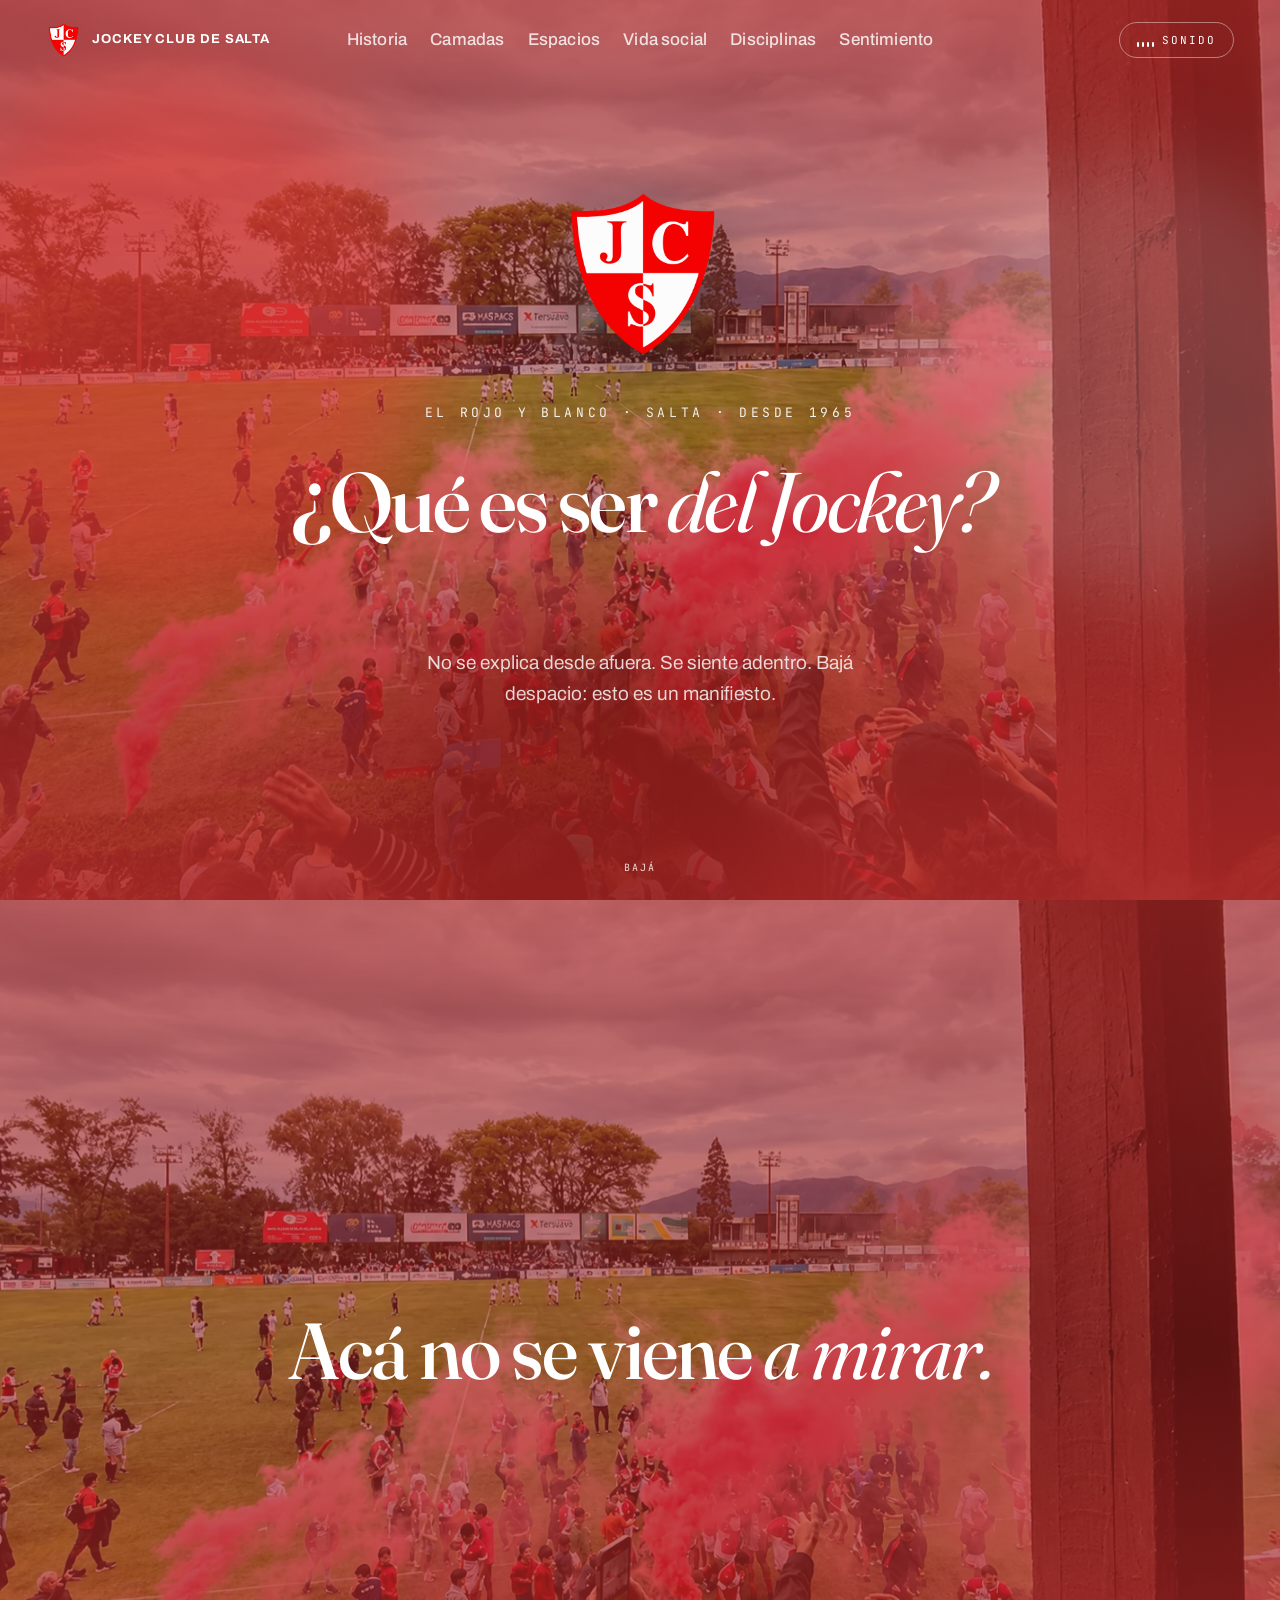
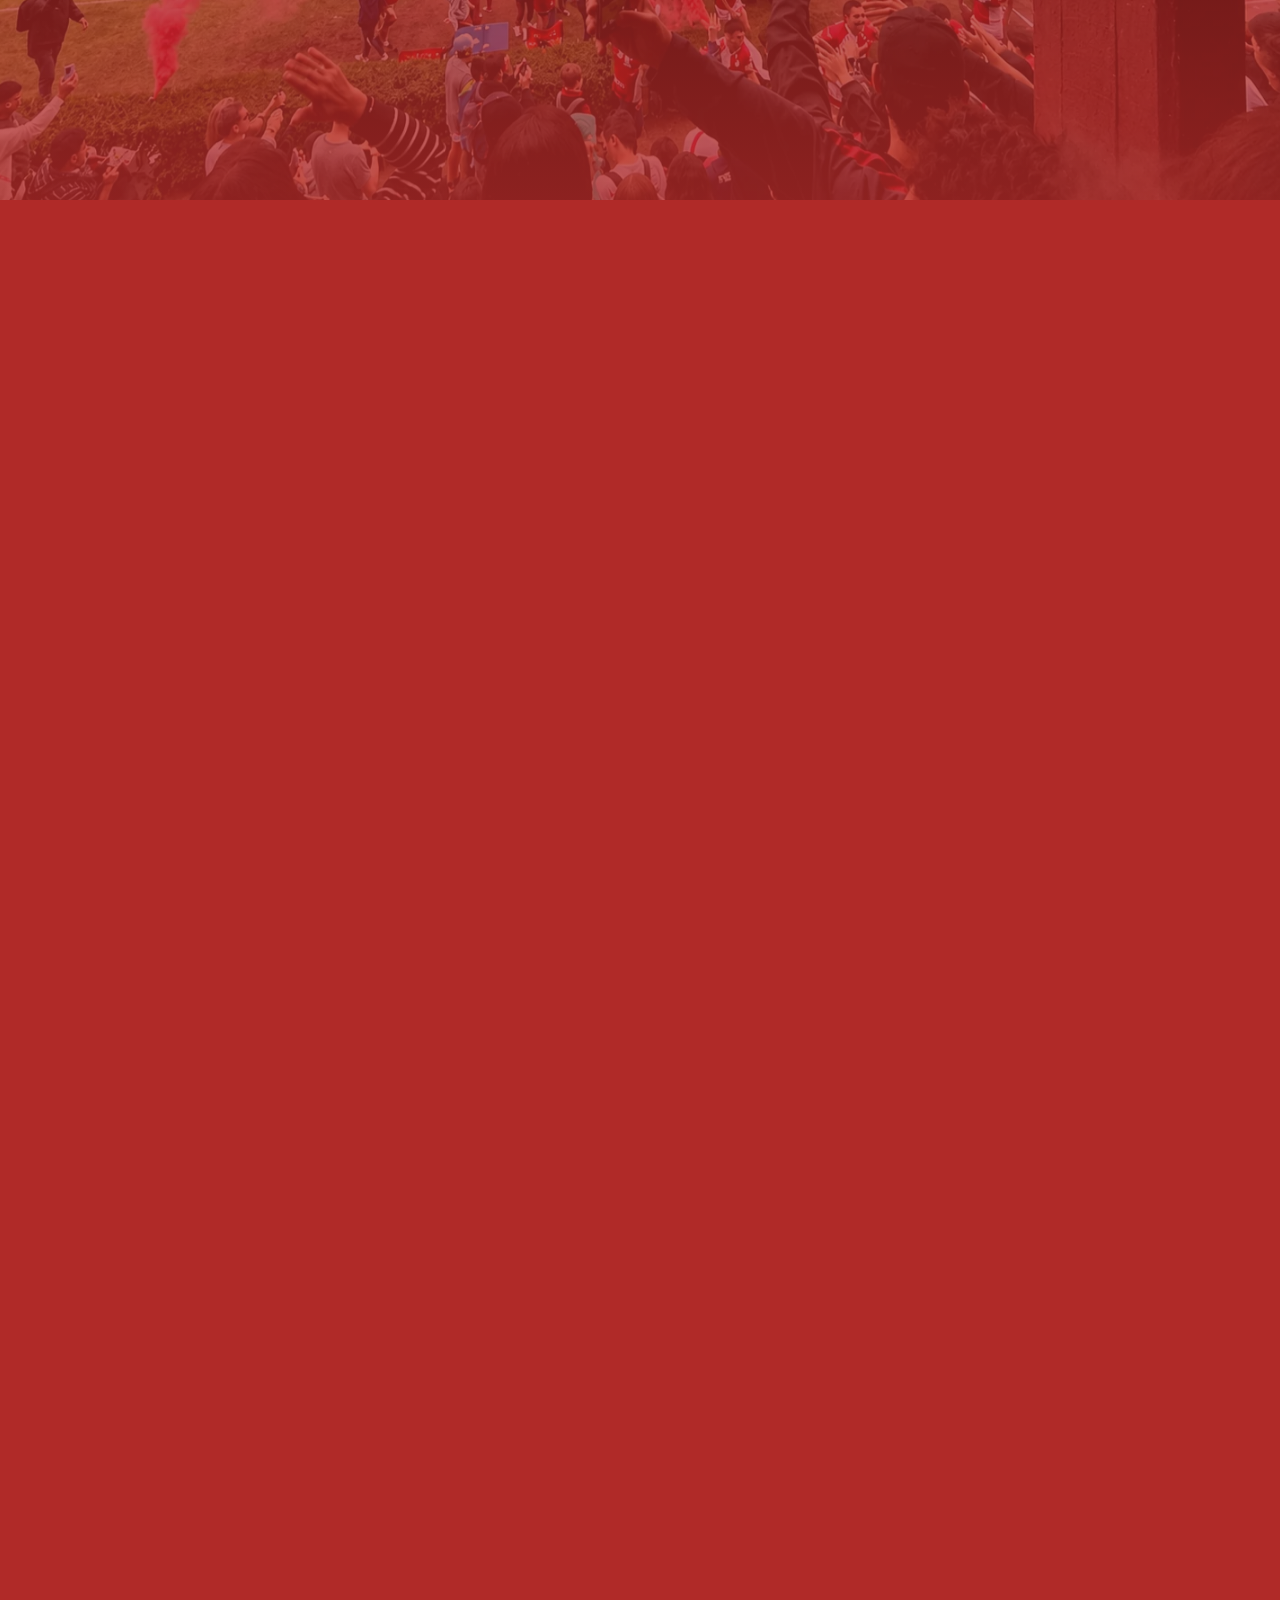
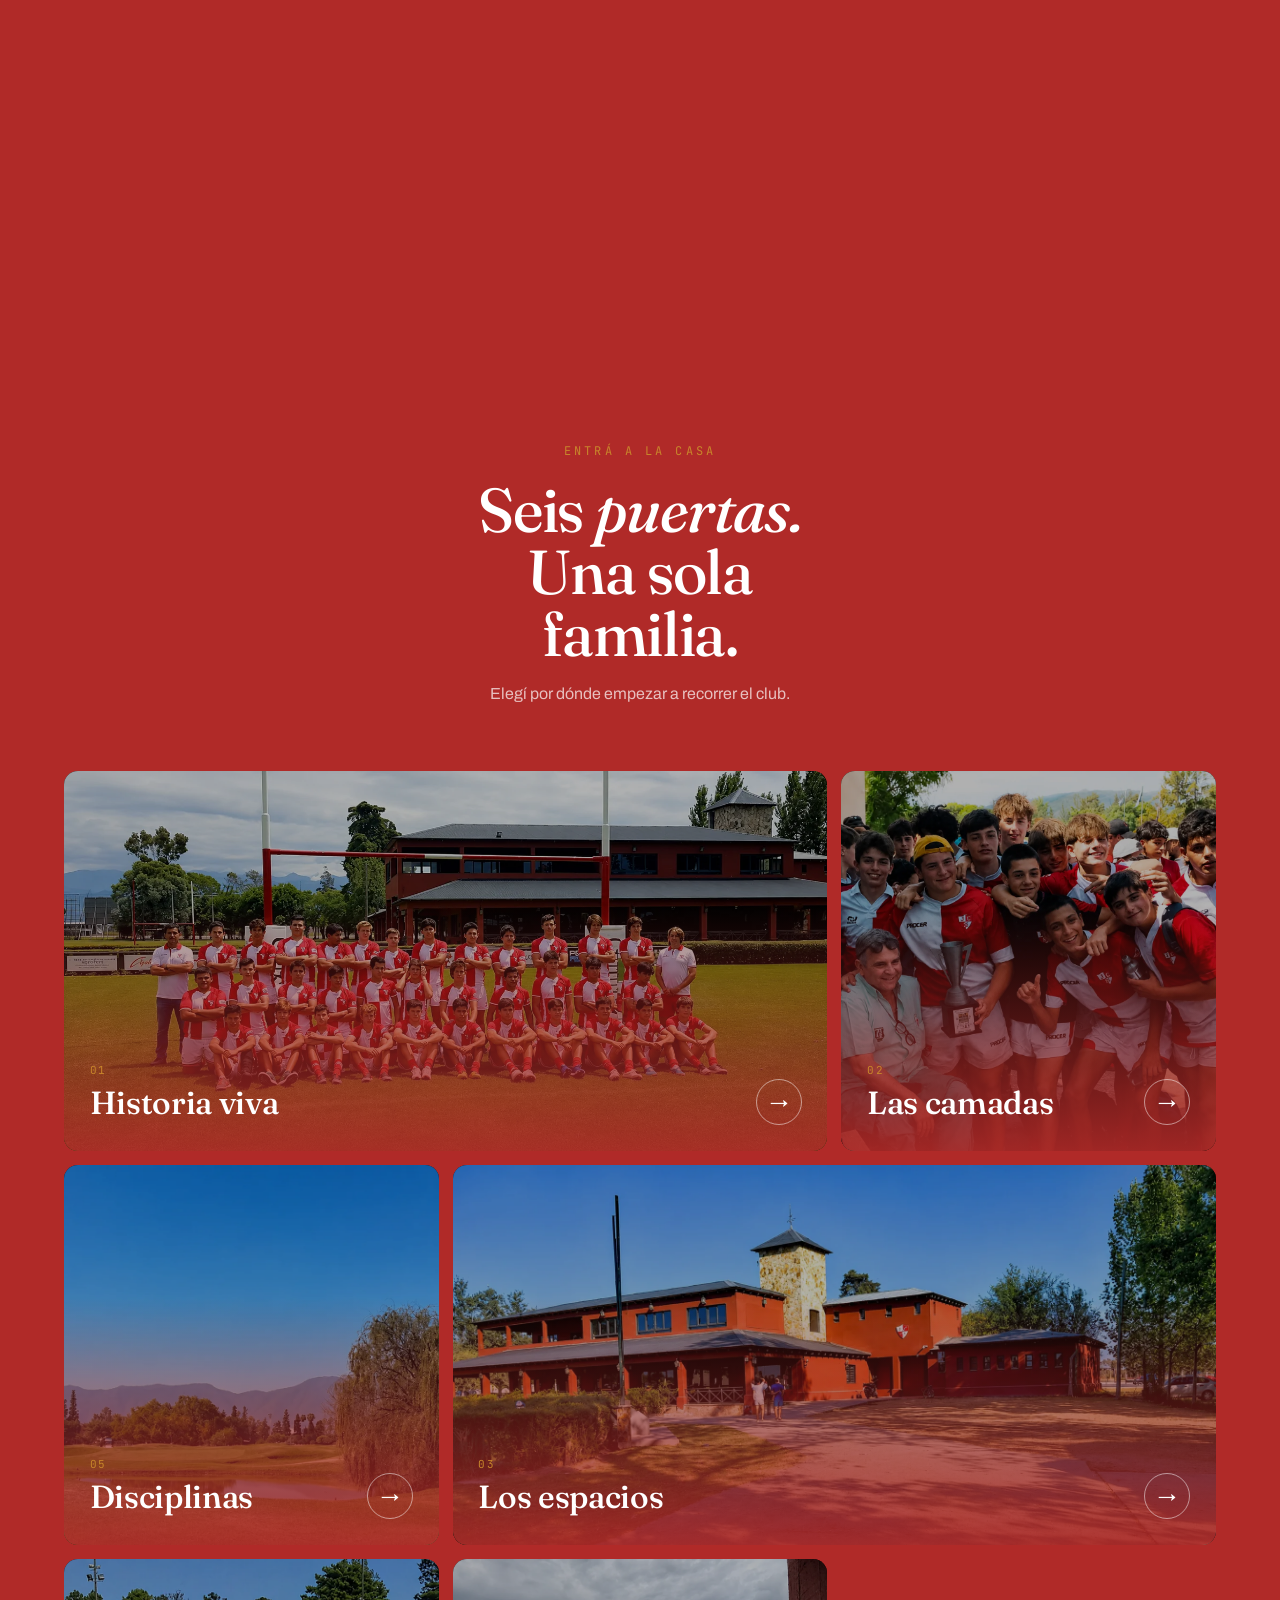
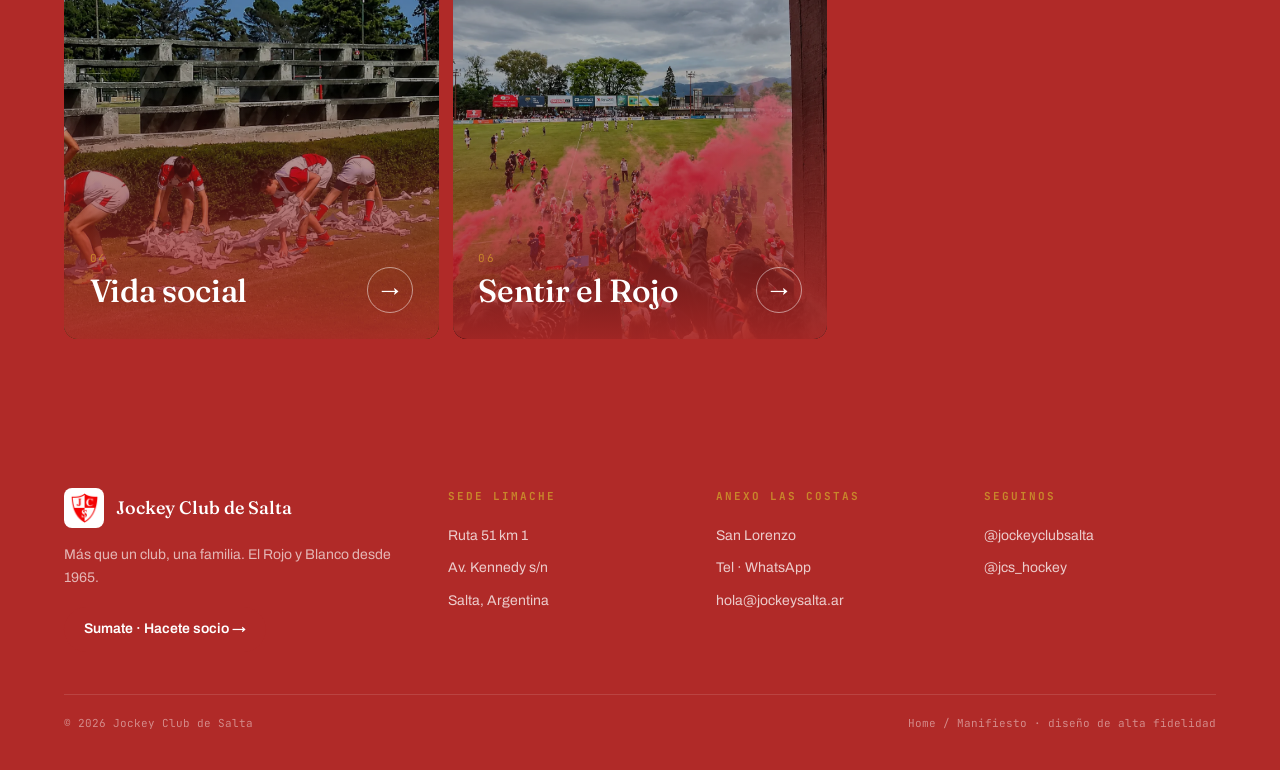
<file: index.html>
<!DOCTYPE html>
<html lang="es">
<head>
<meta charset="UTF-8" />
<meta name="viewport" content="width=device-width, initial-scale=1.0" />
<title>Jockey Club de Salta</title>
<meta name="description" content="El Jockey Club de Salta, el Rojo y Blanco desde 1965. Más que un club, una familia: manifiesto y recorrido inmersivo por su identidad." />
<meta name="theme-color" content="#B02A28" />
<link rel="icon" type="image/png" href="/assets/logo-jcs.png" />
<link rel="apple-touch-icon" href="/assets/logo-jcs.png" />
<link rel="canonical" href="https://jockeyclubsalta.vercel.app/" />
<meta property="og:type" content="website" />
<meta property="og:site_name" content="Jockey Club de Salta" />
<meta property="og:title" content="Jockey Club de Salta" />
<meta property="og:description" content="El Jockey Club de Salta, el Rojo y Blanco desde 1965. Más que un club, una familia: manifiesto y recorrido inmersivo por su identidad." />
<meta property="og:image" content="https://jockeyclubsalta.vercel.app/assets/og-jockey.jpg" />
<meta property="og:url" content="https://jockeyclubsalta.vercel.app/" />
<meta property="og:locale" content="es_AR" />
<meta name="twitter:card" content="summary_large_image" />
<link rel="preconnect" href="https://fonts.googleapis.com" />
<link rel="preconnect" href="https://fonts.gstatic.com" crossorigin />
<link href="https://fonts.googleapis.com/css2?family=Fraunces:ital,opsz,wght@0,9..144,300..900;1,9..144,300..900&family=Archivo:wght@300;400;500;600;700;800&family=JetBrains+Mono:wght@400;500&display=swap" rel="stylesheet" />
<link rel="stylesheet" href="/css/base.css" />
<link rel="stylesheet" href="/css/pages/index.css" />
</head>
<body>

<!-- ===== TOP NAV ===== -->
<header class="topbar" id="topbar" data-solid-after="hero">
  <a class="brand" href="/"><img src="/assets/logo-jcs.png" alt="Escudo JCS" /><b>JOCKEY CLUB DE SALTA</b></a>
  <nav class="mainnav">
    <a href="/historia">Historia</a>
    <a href="/camadas">Camadas</a>
    <a href="/espacios">Espacios</a>
    <a href="/social">Vida social</a>
    <a href="/disciplinas">Disciplinas</a>
    <a href="/sentimiento">Sentimiento</a>
  </nav>
  <div class="nav-actions">
    <button class="icon-btn snd" id="snd" role="switch" aria-checked="false"><span class="eq"><i></i><i></i><i></i><i></i></span><span>Sonido</span></button>
    <button class="icon-btn menu-btn" id="openMenu" aria-label="Abrir menú"><span class="ham"><i></i><i></i><i></i></span></button>
  </div>
</header>

<!-- ===== OVERLAY MENU ===== -->
<div class="overlay" id="overlay" aria-hidden="true">
  <div class="overlay-top">
    <a class="brand" href="/"><img src="/assets/logo-jcs.png" alt="JCS" style="width:34px;height:34px" /><b>JOCKEY CLUB DE SALTA</b></a>
    <button class="close-btn" id="closeMenu">Cerrar ✕</button>
  </div>
  <div class="overlay-body">
    <a class="ov-item" href="/historia"><span class="idx">01</span><img class="thumb" src="/assets/plantel-m15.webp" alt="" /><span class="lab">Historia viva</span><span class="desc">1965 → hoy</span></a>
    <a class="ov-item" href="/camadas"><span class="idx">02</span><img class="thumb" src="/assets/festejo-titulo-m15.webp" alt="" /><span class="lab">Las camadas</span><span class="desc">La constelación</span></a>
    <a class="ov-item" href="/espacios"><span class="idx">03</span><img class="thumb" src="/assets/casa-club.webp" alt="" /><span class="lab">Los espacios</span><span class="desc">Cancha 1 · La casa roja</span></a>
    <a class="ov-item" href="/social"><span class="idx">04</span><img class="thumb" src="/assets/tercer-tiempo.webp" alt="" /><span class="lab">Vida social</span><span class="desc">El tercer tiempo</span></a>
    <a class="ov-item" href="/disciplinas"><span class="idx">05</span><img class="thumb" src="/assets/golf.webp" alt="" /><span class="lab">Disciplinas</span><span class="desc">Seis deportes</span></a>
    <a class="ov-item" href="/sentimiento"><span class="idx">06</span><img class="thumb" src="/assets/banderazo.webp" alt="" /><span class="lab">Sentir el Rojo</span><span class="desc">La experiencia</span></a>
  </div>
</div>

<!-- ===== INTRO HERO ===== -->
<section class="intro" id="top" data-screen-label="Home · Intro">
  <div class="intro-bg"><img src="/assets/banderazo.webp" alt="Banderazo en la Cancha 1" /></div>
  <span class="fabric f1"></span><span class="fabric f2"></span><span class="fabric f3"></span>
  <div class="intro-content" id="introContent">
    <div class="crest-wrap a crest"><img src="/assets/logo-jcs.png" alt="Escudo del Jockey Club de Salta" /></div>
    <div class="kick a k">El Rojo y Blanco · Salta · desde 1965</div>
    <h1 class="a t">¿Qué es ser <em>del Jockey?</em></h1>
    <p class="sub a s">No se explica desde afuera. Se siente adentro. Bajá despacio: esto es un manifiesto.</p>
  </div>
  <div class="scrollcue"><span>Bajá</span><span class="line"></span></div>
</section>

<!-- ===== MANIFIESTO ===== -->
<section class="manifesto" id="manifiesto" data-screen-label="Home · Manifiesto">
  <div class="stage">
    <div class="stage-bg" id="stageBg">
      <div class="frame on" data-i="0"><img src="/assets/banderazo.webp" alt="" /></div>
      <div class="frame" data-i="1"><img src="/assets/tribuna-plantel.webp" alt="" /></div>
      <div class="frame" data-i="2"><img src="/assets/plantel-m15.webp" alt="" /></div>
      <div class="frame" data-i="3"><img src="/assets/salida-plantel.webp" alt="" /></div>
      <div class="frame" data-i="4"><img src="/assets/tercer-tiempo.webp" alt="" /></div>
      <div class="frame" data-i="5"><img src="/assets/casa-club.webp" alt="" /></div>
      <div class="frame" data-i="6"><img src="/assets/encuentro-hockey-infantil.webp" alt="" /></div>
    </div>
    <div class="lines" id="lines">
      <div class="line on" data-i="0">Acá no se viene <em>a mirar.</em></div>
      <div class="line coming" data-i="1">Se viene <span class="accent">a pertenecer.</span></div>
      <div class="line coming" data-i="2">Fuimos rayas.<br />Nos hicimos <em>cuadros.</em></div>
      <div class="line coming" data-i="3">El redoblante que no afloja.<br />La <span class="accent">bengala</span> que tiñe el cielo.</div>
      <div class="line coming" data-i="4">Y un tercer tiempo<br />que dura <em>más que el partido.</em></div>
      <div class="line coming" data-i="5">Rojo y Blanco,<br />desde <span class="accent">1965.</span></div>
      <div class="line coming" data-i="6">Más que un club,<br /><em>una familia.</em></div>
    </div>
  </div>
  <!-- scroll steps -->
  <div id="steps"></div>
</section>
<div class="dots" id="dots"></div>
<div class="mani-counter" id="counter">01 / 07</div>

<!-- ===== PUERTAS ===== -->
<section class="puertas" data-screen-label="Home · Puertas">
  <div class="wrap">
    <div class="head">
      <div class="eye">Entrá a la casa</div>
      <h2>Seis <em>puertas.</em> Una sola familia.</h2>
      <p>Elegí por dónde empezar a recorrer el club.</p>
    </div>
    <div class="grid">
      <a class="door" href="/historia"><img src="/assets/plantel-m15.webp" alt="" /><div class="body"><div class="l"><div class="n">01</div><h3>Historia viva</h3><p>De Fonzo y el turf a campeón 2026.</p></div><span class="enter">→</span></div></a>
      <a class="door" href="/camadas"><img src="/assets/festejo-titulo-m15.webp" alt="" /><div class="body"><div class="l"><div class="n">02</div><h3>Las camadas</h3><p>Cada promoción, una estrella.</p></div><span class="enter">→</span></div></a>
      <a class="door" href="/disciplinas"><img src="/assets/golf.webp" alt="" /><div class="body"><div class="l"><div class="n">05</div><h3>Disciplinas</h3><p>Rugby, hockey, tenis, golf y más.</p></div><span class="enter">→</span></div></a>
      <a class="door" href="/espacios"><img src="/assets/casa-club.webp" alt="" /><div class="body"><div class="l"><div class="n">03</div><h3>Los espacios</h3><p>La Cancha 1, la casa roja, Las Costas.</p></div><span class="enter">→</span></div></a>
      <a class="door" href="/social"><img src="/assets/tercer-tiempo.webp" alt="" /><div class="body"><div class="l"><div class="n">04</div><h3>Vida social</h3><p>El tercer tiempo y las giras.</p></div><span class="enter">→</span></div></a>
      <a class="door" href="/sentimiento"><img src="/assets/banderazo.webp" alt="" /><div class="body"><div class="l"><div class="n">06</div><h3>Sentir el Rojo</h3><p>Sonido, bengala, piel de gallina.</p></div><span class="enter">→</span></div></a>
    </div>
  </div>
</section>

<!-- ===== FOOTER ===== -->
<footer class="foot">
  <div class="wrap">
    <div class="foot-grid">
      <div>
        <div class="lg"><img src="/assets/logo-jcs.png" alt="JCS" /><b>Jockey Club de Salta</b></div>
        <p>Más que un club, una familia. El Rojo y Blanco desde 1965.</p>
        <a class="cta" href="#">Sumate · Hacete socio →</a>
      </div>
      <div><h5>Sede Limache</h5><ul><li>Ruta 51 km 1</li><li>Av. Kennedy s/n</li><li>Salta, Argentina</li></ul></div>
      <div><h5>Anexo Las Costas</h5><ul><li>San Lorenzo</li><li>Tel · WhatsApp</li><li>hola@jockeysalta.ar</li></ul></div>
      <div><h5>Seguinos</h5><ul><li><a href="#">@jockeyclubsalta</a></li><li><a href="#">@jcs_hockey</a></li></ul></div>
    </div>
    <div class="copy"><span>© 2026 Jockey Club de Salta</span><span>Home / Manifiesto · diseño de alta fidelidad</span></div>
  </div>
</footer>

<script src="/js/site.js" defer></script>
<script src="/js/pages/index.js" defer></script>
</body>
</html>
</file>
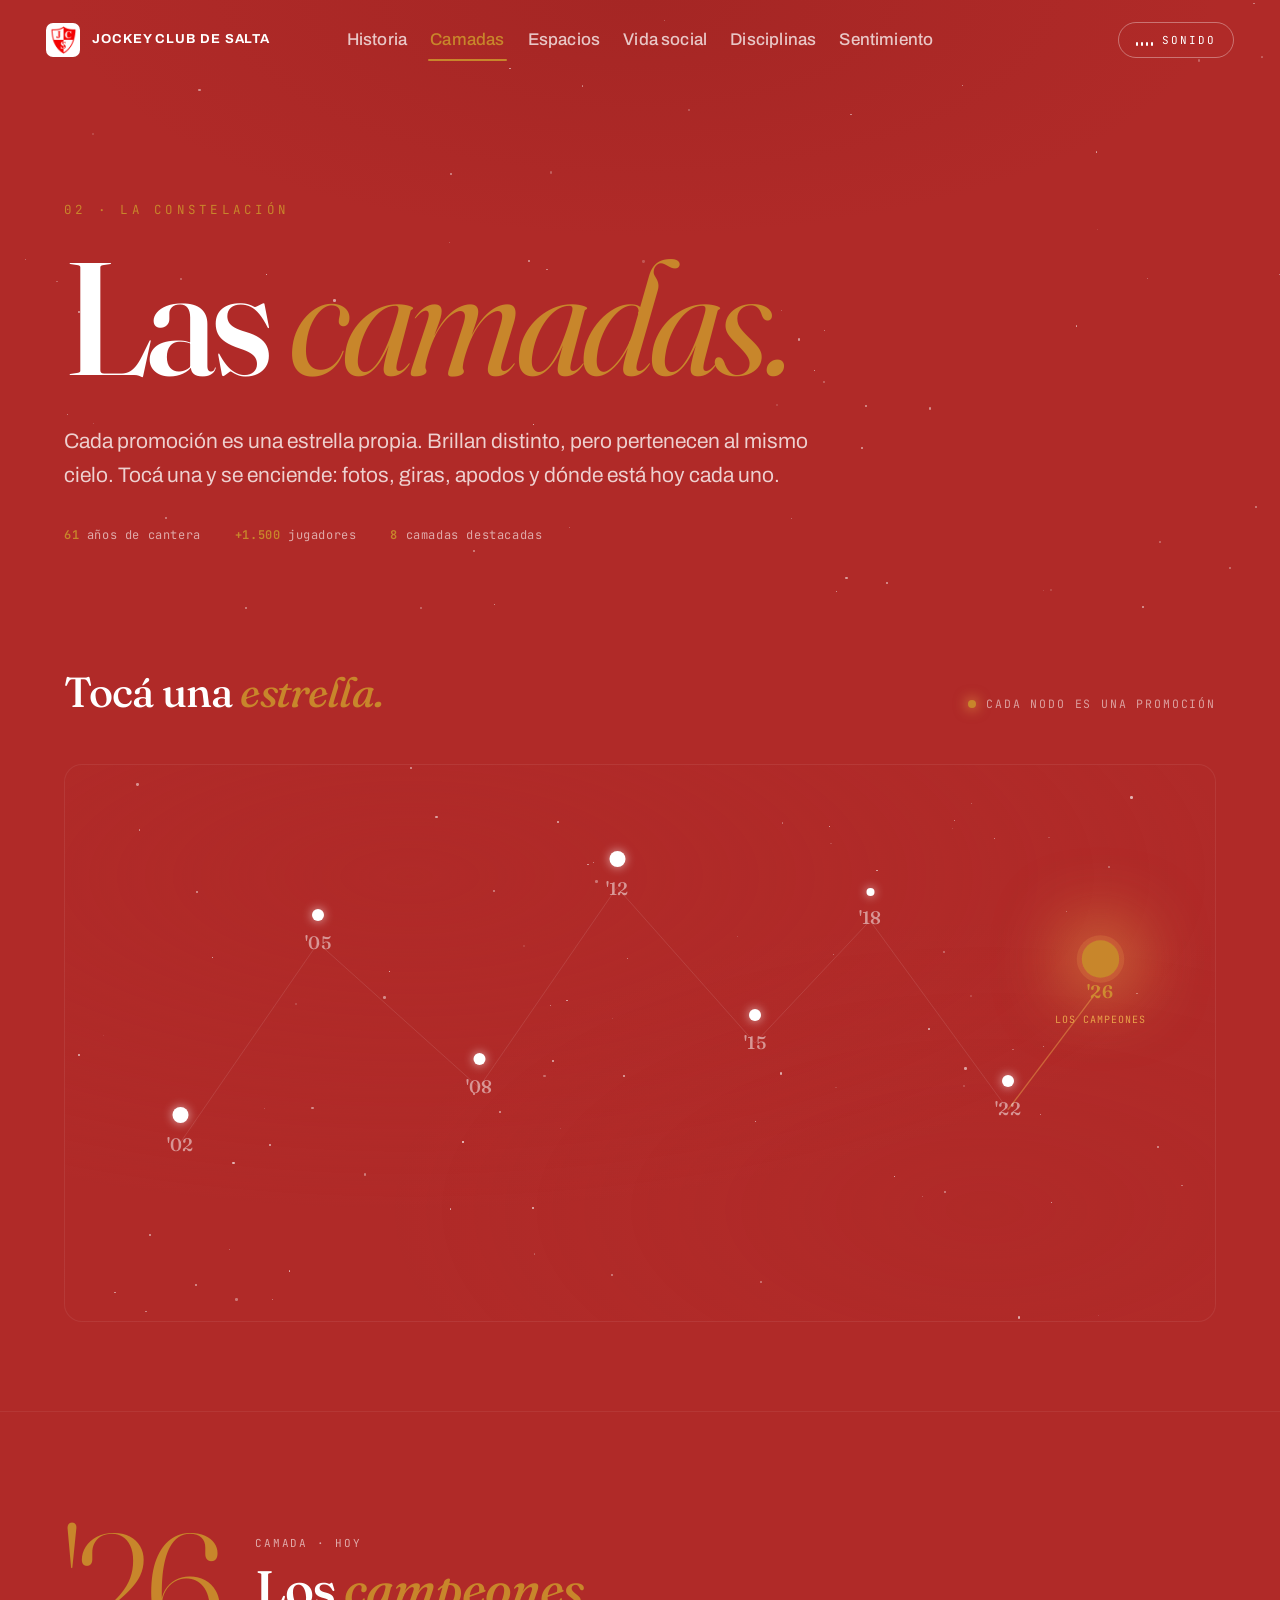
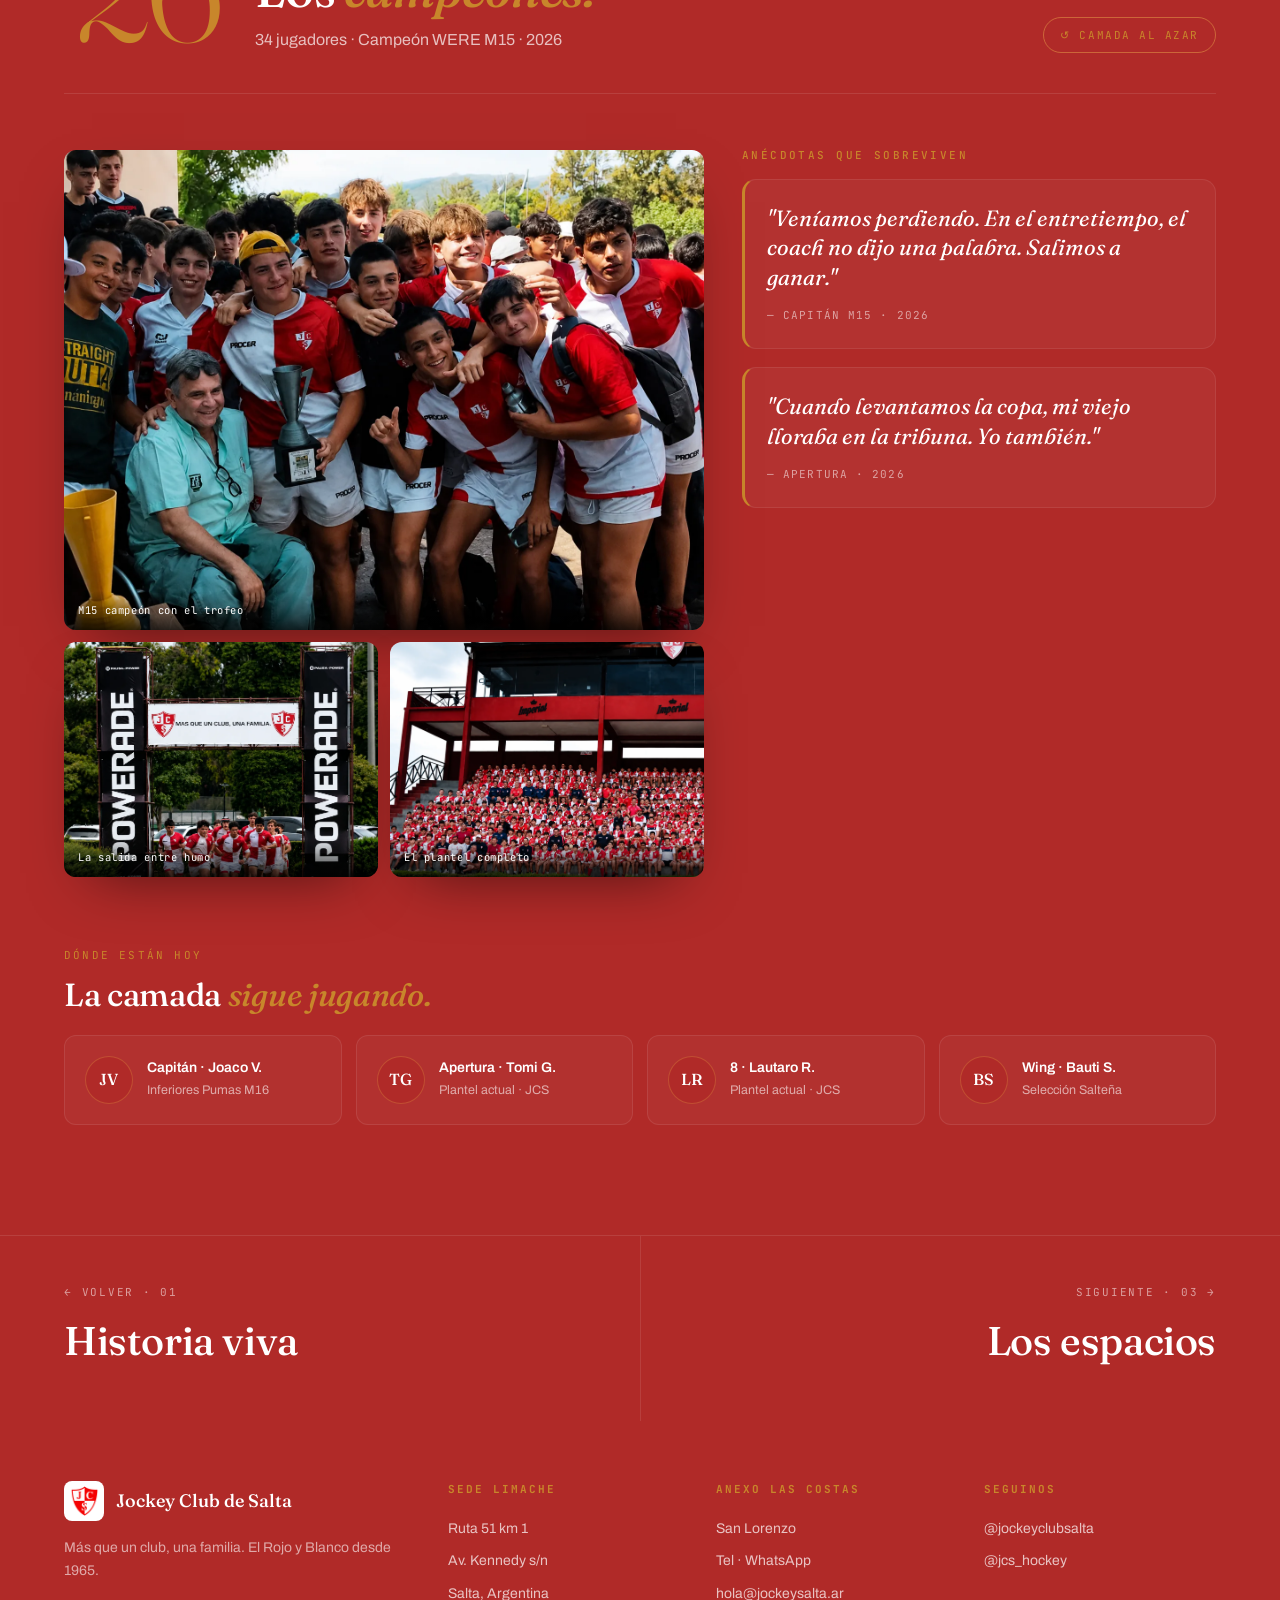
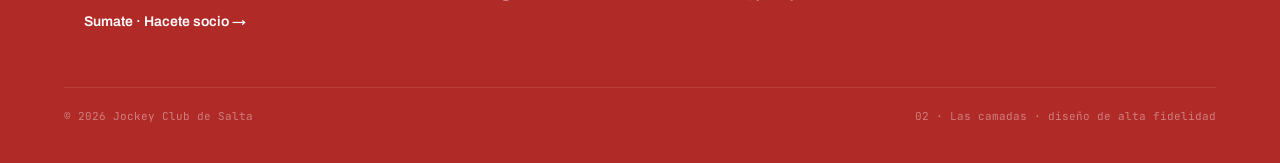
<file: camadas.html>
<!DOCTYPE html>
<html lang="es">
<head>
<meta charset="UTF-8" />
<meta name="viewport" content="width=device-width, initial-scale=1.0" />
<title>Jockey Club de Salta · Las camadas</title>
<meta name="description" content="Las camadas del Jockey Club de Salta: cada promoción es una estrella. Fotos, giras, apodos y dónde está hoy cada uno." />
<meta name="theme-color" content="#B02A28" />
<link rel="icon" type="image/png" href="/assets/logo-jcs.png" />
<link rel="apple-touch-icon" href="/assets/logo-jcs.png" />
<link rel="canonical" href="https://jockeyclubsalta.vercel.app/camadas" />
<meta property="og:type" content="website" />
<meta property="og:site_name" content="Jockey Club de Salta" />
<meta property="og:title" content="Jockey Club de Salta · Las camadas" />
<meta property="og:description" content="Las camadas del Jockey Club de Salta: cada promoción es una estrella. Fotos, giras, apodos y dónde está hoy cada uno." />
<meta property="og:image" content="https://jockeyclubsalta.vercel.app/assets/og-jockey.jpg" />
<meta property="og:url" content="https://jockeyclubsalta.vercel.app/camadas" />
<meta property="og:locale" content="es_AR" />
<meta name="twitter:card" content="summary_large_image" />
<link rel="preconnect" href="https://fonts.googleapis.com" />
<link rel="preconnect" href="https://fonts.gstatic.com" crossorigin />
<link href="https://fonts.googleapis.com/css2?family=Fraunces:ital,opsz,wght@0,9..144,300..900;1,9..144,300..900&family=Archivo:wght@300;400;500;600;700;800&family=JetBrains+Mono:wght@400;500&display=swap" rel="stylesheet" />
<script>document.documentElement.classList.add('js');</script>
<link rel="stylesheet" href="/css/base.css" />
<link rel="stylesheet" href="/css/pages/camadas.css" />
</head>
<body id="top">
<div class="progress" id="progress"></div>

<!-- ===== TOP NAV ===== -->
<header class="topbar" id="topbar" data-solid-after="80">
  <a class="brand" href="/"><img src="/assets/logo-jcs.png" alt="Escudo JCS" /><b>JOCKEY CLUB DE SALTA</b><span class="tag">02 · Las camadas</span></a>
  <nav class="mainnav">
    <a href="/historia">Historia</a>
    <a class="active" href="/camadas">Camadas</a>
    <a href="/espacios">Espacios</a>
    <a href="/social">Vida social</a>
    <a href="/disciplinas">Disciplinas</a>
    <a href="/sentimiento">Sentimiento</a>
  </nav>
  <div class="nav-actions">
    <button class="icon-btn snd" id="snd" role="switch" aria-checked="false"><span class="eq"><i></i><i></i><i></i><i></i></span><span>Sonido</span></button>
    <button class="icon-btn menu-btn" id="openMenu" aria-label="Abrir menú"><span class="ham"><i></i><i></i><i></i></span></button>
  </div>
</header>

<!-- ===== OVERLAY MENU ===== -->
<div class="overlay" id="overlay" aria-hidden="true">
  <div class="overlay-top">
    <a class="brand" href="/"><img src="/assets/logo-jcs.png" alt="JCS" style="width:32px;height:32px;background:#fff;border-radius:7px;padding:3px" /><b>JOCKEY CLUB DE SALTA</b></a>
    <button class="close-btn" id="closeMenu">Cerrar ✕</button>
  </div>
  <div class="overlay-body">
    <a class="ov-item" href="/historia"><span class="idx">01</span><img class="thumb" src="/assets/plantel-m15.webp" alt="" /><span class="lab">Historia viva</span><span class="desc">1965 → hoy</span></a>
    <a class="ov-item active" href="#"><span class="idx">02</span><img class="thumb" src="/assets/festejo-titulo-m15.webp" alt="" /><span class="lab">Las camadas</span><span class="desc">La constelación</span></a>
    <a class="ov-item" href="/espacios"><span class="idx">03</span><img class="thumb" src="/assets/casa-club.webp" alt="" /><span class="lab">Los espacios</span><span class="desc">Cancha 1 · La casa roja</span></a>
    <a class="ov-item" href="/social"><span class="idx">04</span><img class="thumb" src="/assets/tercer-tiempo.webp" alt="" /><span class="lab">Vida social</span><span class="desc">El tercer tiempo</span></a>
    <a class="ov-item" href="/disciplinas"><span class="idx">05</span><img class="thumb" src="/assets/golf.webp" alt="" /><span class="lab">Disciplinas</span><span class="desc">Seis deportes</span></a>
    <a class="ov-item" href="/sentimiento"><span class="idx">06</span><img class="thumb" src="/assets/banderazo.webp" alt="" /><span class="lab">Sentir el Rojo</span><span class="desc">La experiencia</span></a>
  </div>
</div>

<!-- ===== HERO ===== -->
<section class="phero" data-screen-label="Camadas · Hero">
  <div class="skyy" id="skyyHero"></div>
  <div class="wrap">
    <div class="eye">02 · La constelación</div>
    <h1>Las <em>camadas.</em></h1>
    <p class="sub">Cada promoción es una estrella propia. Brillan distinto, pero pertenecen al mismo cielo. Tocá una y se enciende: fotos, giras, apodos y dónde está hoy cada uno.</p>
    <div class="meta">
      <span><b>61</b> años de cantera</span>
      <span><b>+1.500</b> jugadores</span>
      <span><b>8</b> camadas destacadas</span>
    </div>
  </div>
</section>

<!-- ===== CONSTELLATION ===== -->
<section class="constellation-wrap" data-screen-label="Camadas · Constelación">
  <div class="wrap">
    <div class="const-head">
      <h2>Tocá una <em>estrella.</em></h2>
      <div class="hint">Cada nodo es una promoción</div>
    </div>

    <!-- Desktop constellation -->
    <div class="constellation" id="constellation">
      <div class="bgstars" id="bgstars"></div>
      <svg class="links" id="links" viewBox="0 0 100 100" preserveAspectRatio="none">
        <line x1="10" y1="68" x2="22" y2="32" data-pair="2002-2005"/>
        <line x1="22" y1="32" x2="36" y2="58" data-pair="2005-2008"/>
        <line x1="36" y1="58" x2="48" y2="22" data-pair="2008-2012"/>
        <line x1="48" y1="22" x2="60" y2="50" data-pair="2012-2015"/>
        <line x1="60" y1="50" x2="70" y2="28" data-pair="2015-2018"/>
        <line x1="70" y1="28" x2="82" y2="62" data-pair="2018-2022"/>
        <line x1="82" y1="62" x2="90" y2="40" data-pair="2022-2026"/>
      </svg>
      <button class="cnode lg" data-year="2002" style="left:10%;top:68%"><span class="dot"></span><span class="lab">'02</span><span class="nm">Los Pumas de bolsillo</span></button>
      <button class="cnode md" data-year="2005" style="left:22%;top:32%"><span class="dot"></span><span class="lab">'05</span><span class="nm">La gira al sur</span></button>
      <button class="cnode md" data-year="2008" style="left:36%;top:58%"><span class="dot"></span><span class="lab">'08</span><span class="nm">Los del barro</span></button>
      <button class="cnode lg" data-year="2012" style="left:48%;top:22%"><span class="dot"></span><span class="lab">'12</span><span class="nm">Hermanos chicos</span></button>
      <button class="cnode md" data-year="2015" style="left:60%;top:50%"><span class="dot"></span><span class="lab">'15</span><span class="nm">Las medallas</span></button>
      <button class="cnode sm" data-year="2018" style="left:70%;top:28%"><span class="dot"></span><span class="lab">'18</span><span class="nm">Los del baile</span></button>
      <button class="cnode md" data-year="2022" style="left:82%;top:62%"><span class="dot"></span><span class="lab">'22</span><span class="nm">La promo del banderazo</span></button>
      <button class="cnode xl" data-year="2026" style="left:90%;top:40%"><span class="dot"></span><span class="lab">'26</span><span class="nm">Los campeones</span></button>
    </div>

    <!-- Mobile year strip -->
    <div class="yearstrip" id="yearstrip">
      <button class="yearchip" data-year="2002"><b>'02</b><span>Los Pumas de bolsillo</span></button>
      <button class="yearchip" data-year="2005"><b>'05</b><span>La gira al sur</span></button>
      <button class="yearchip" data-year="2008"><b>'08</b><span>Los del barro</span></button>
      <button class="yearchip" data-year="2012"><b>'12</b><span>Hermanos chicos</span></button>
      <button class="yearchip" data-year="2015"><b>'15</b><span>Las medallas</span></button>
      <button class="yearchip" data-year="2018"><b>'18</b><span>Los del baile</span></button>
      <button class="yearchip" data-year="2022"><b>'22</b><span>Banderazo</span></button>
      <button class="yearchip" data-year="2026"><b>'26</b><span>Los campeones</span></button>
    </div>
  </div>
</section>

<!-- ===== FICHA VIVA ===== -->
<section class="ficha" id="ficha" data-screen-label="Camadas · Ficha viva">
  <div class="wrap">
    <div class="ficha-head">
      <div class="ficha-year" id="fYear">2026</div>
      <div class="ficha-info">
        <div class="eye" id="fEye">Camada · Hoy</div>
        <h2 class="ficha-name" id="fName">Los <em>campeones.</em></h2>
        <p class="ficha-sub" id="fSub">34 jugadores · Campeón WERE M15 · 2026</p>
      </div>
      <button class="ficha-cta" id="randomBtn">↺ Camada al azar</button>
    </div>

    <div class="ficha-grid">
      <div class="photos" id="fPhotos"></div>
      <div class="anec">
        <h3>Anécdotas que sobreviven</h3>
        <div class="anec-list" id="fAnec"></div>
      </div>
    </div>

    <div class="hoy">
      <div class="lab">Dónde están hoy</div>
      <h3>La camada <em>sigue jugando.</em></h3>
      <div class="grid-hoy" id="fHoy"></div>
    </div>
  </div>
</section>

<!-- ===== PAGER ===== -->
<nav class="pager">
  <a href="/historia"><span class="dir">← Volver · 01</span><span class="ttl">Historia viva</span></a>
  <a class="next" href="/espacios"><span class="dir">Siguiente · 03 →</span><span class="ttl">Los espacios</span></a>
</nav>

<!-- ===== FOOTER ===== -->
<footer class="foot">
  <div class="wrap">
    <div class="foot-grid">
      <div>
        <div class="lg"><img src="/assets/logo-jcs.png" alt="JCS" /><b>Jockey Club de Salta</b></div>
        <p>Más que un club, una familia. El Rojo y Blanco desde 1965.</p>
        <a class="cta" href="#">Sumate · Hacete socio →</a>
      </div>
      <div><h5>Sede Limache</h5><ul><li>Ruta 51 km 1</li><li>Av. Kennedy s/n</li><li>Salta, Argentina</li></ul></div>
      <div><h5>Anexo Las Costas</h5><ul><li>San Lorenzo</li><li>Tel · WhatsApp</li><li>hola@jockeysalta.ar</li></ul></div>
      <div><h5>Seguinos</h5><ul><li><a href="#">@jockeyclubsalta</a></li><li><a href="#">@jcs_hockey</a></li></ul></div>
    </div>
    <div class="copy"><span>© 2026 Jockey Club de Salta</span><span>02 · Las camadas · diseño de alta fidelidad</span></div>
  </div>
</footer>

<script src="/js/site.js" defer></script>
<script src="/js/pages/camadas.js" defer></script>
</body>
</html>
</file>
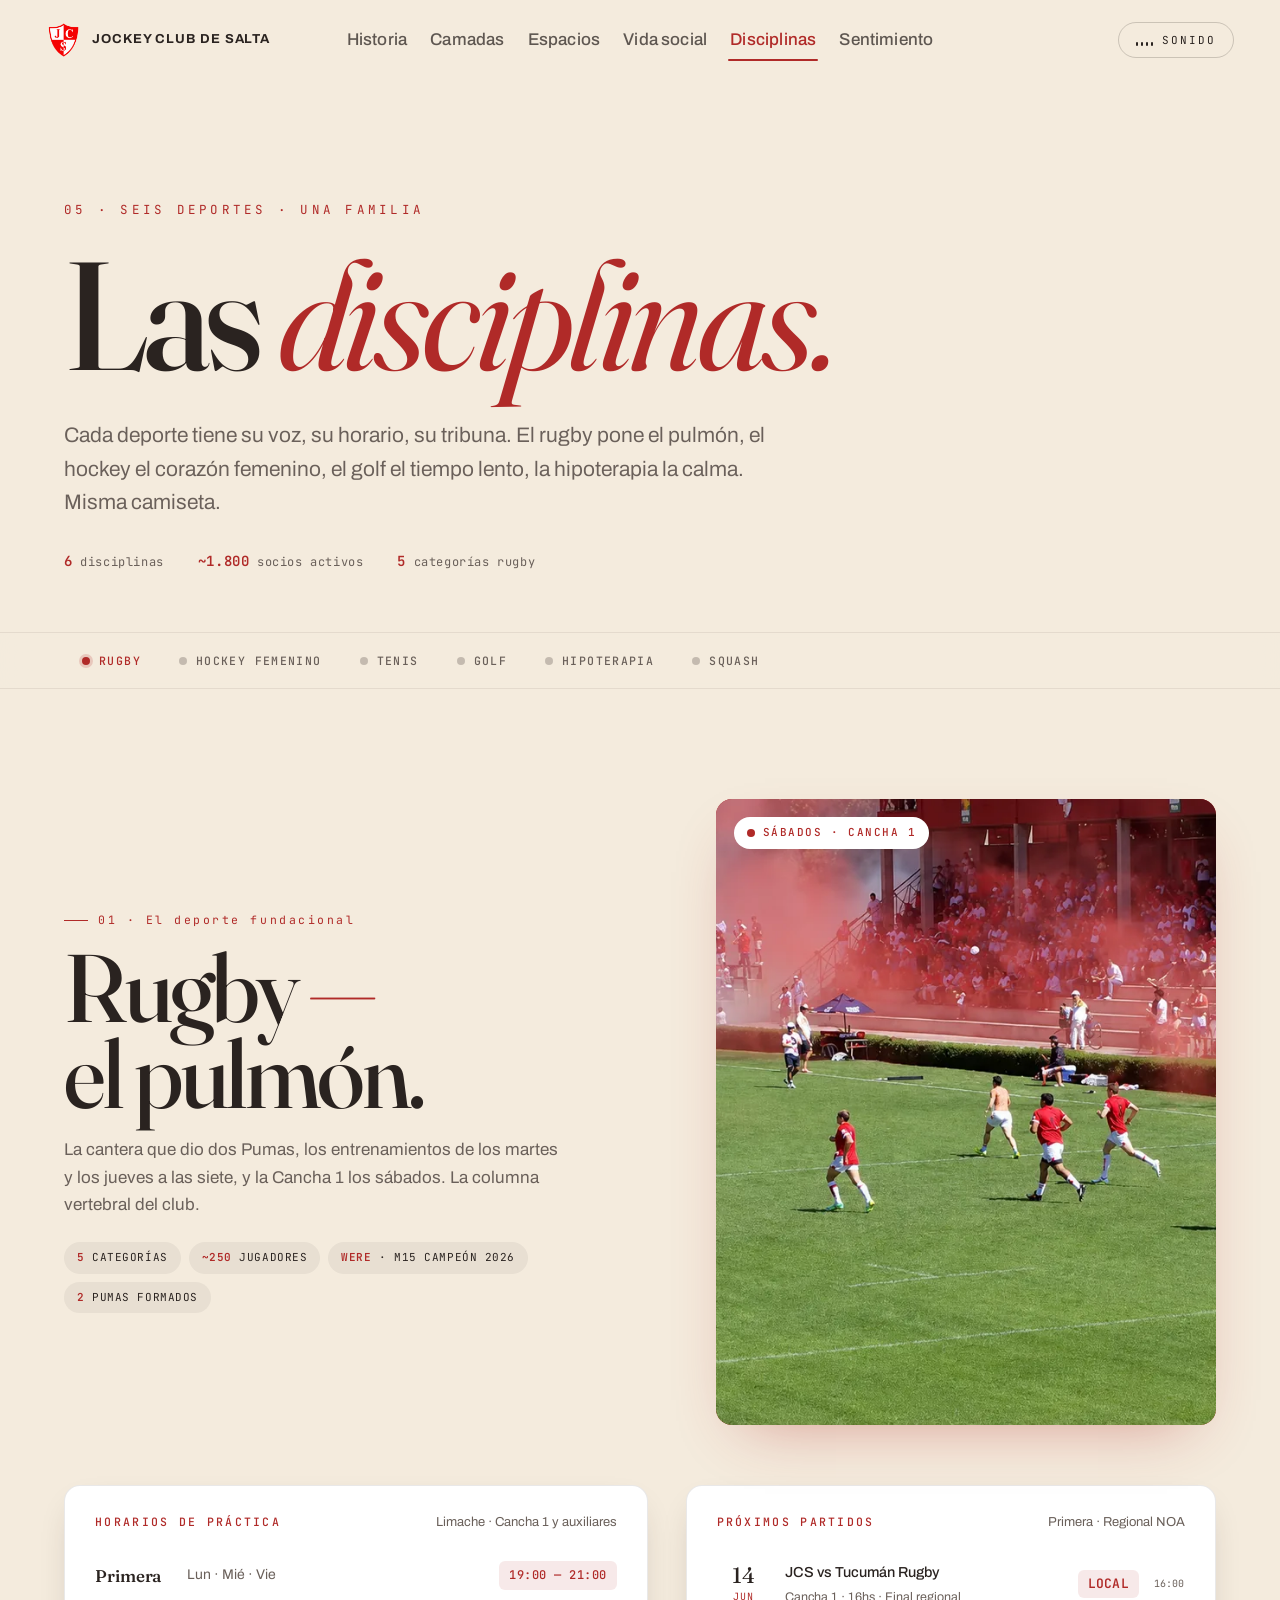
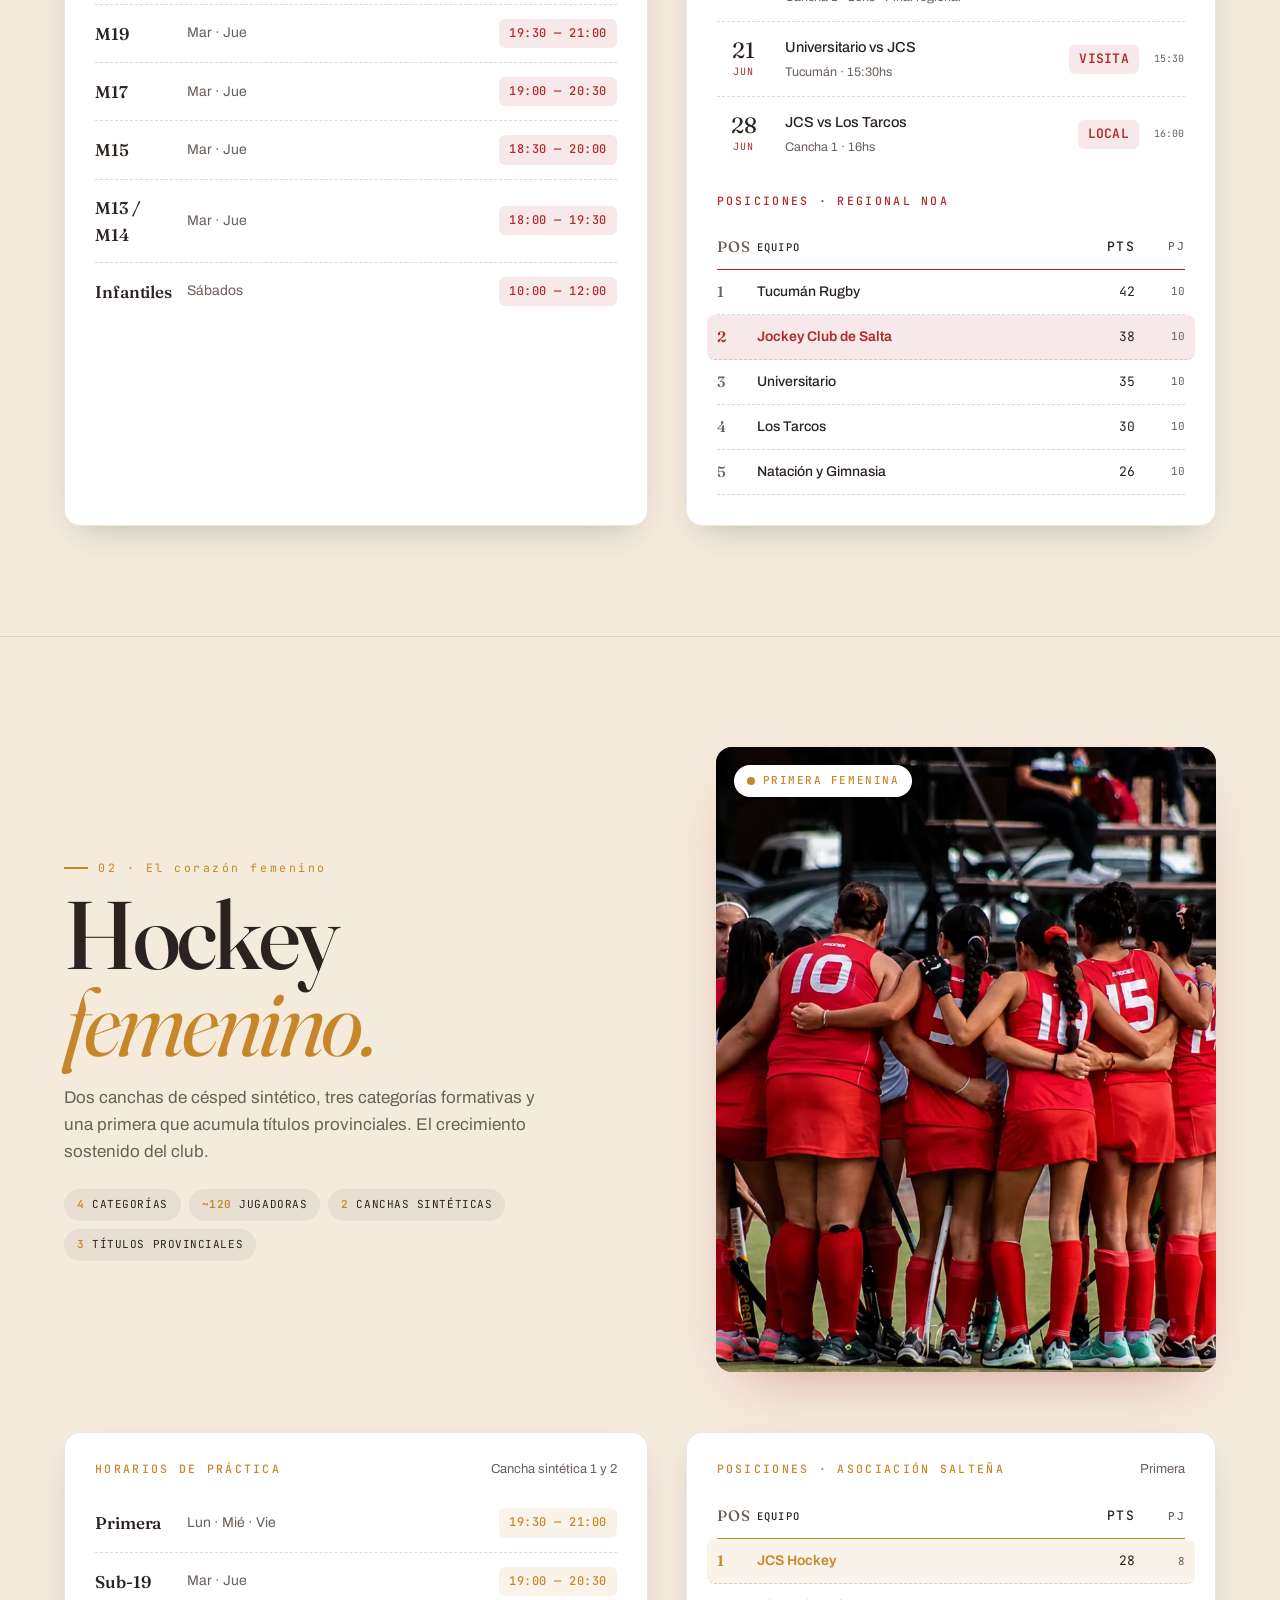
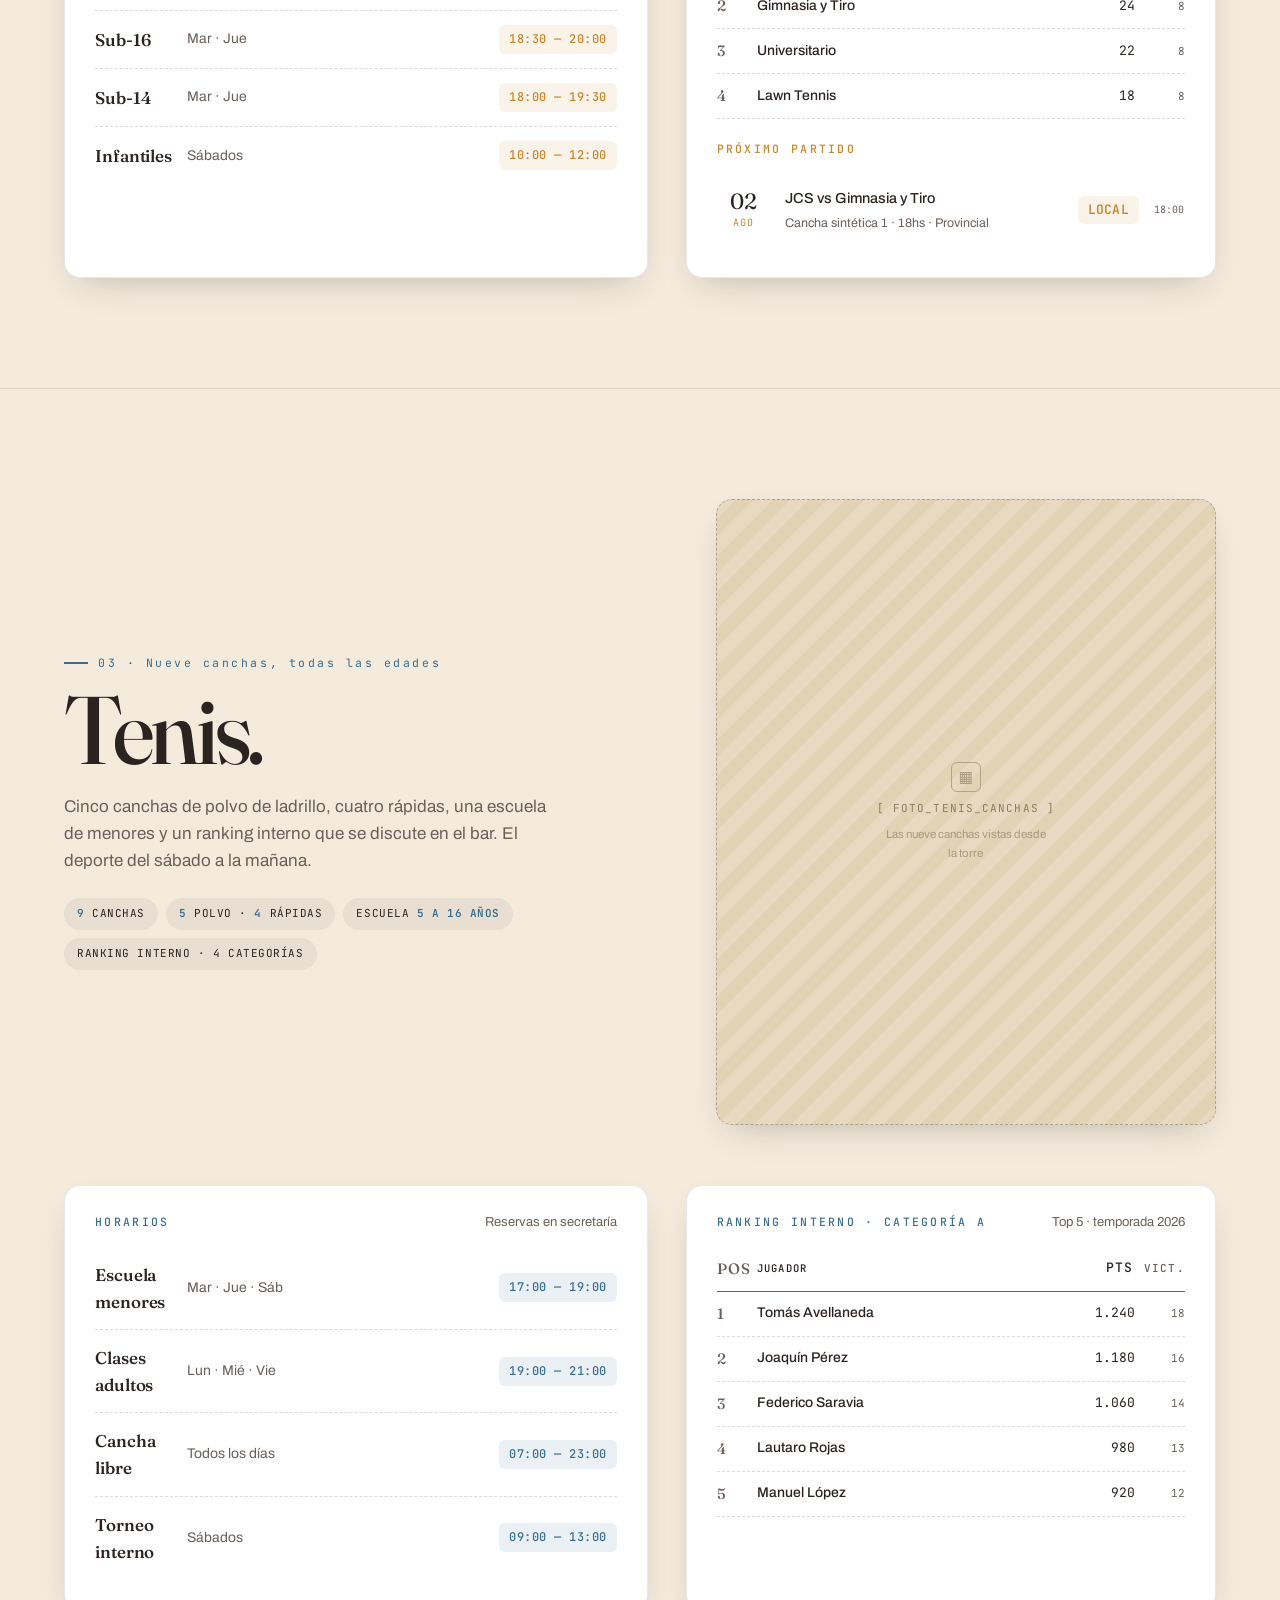
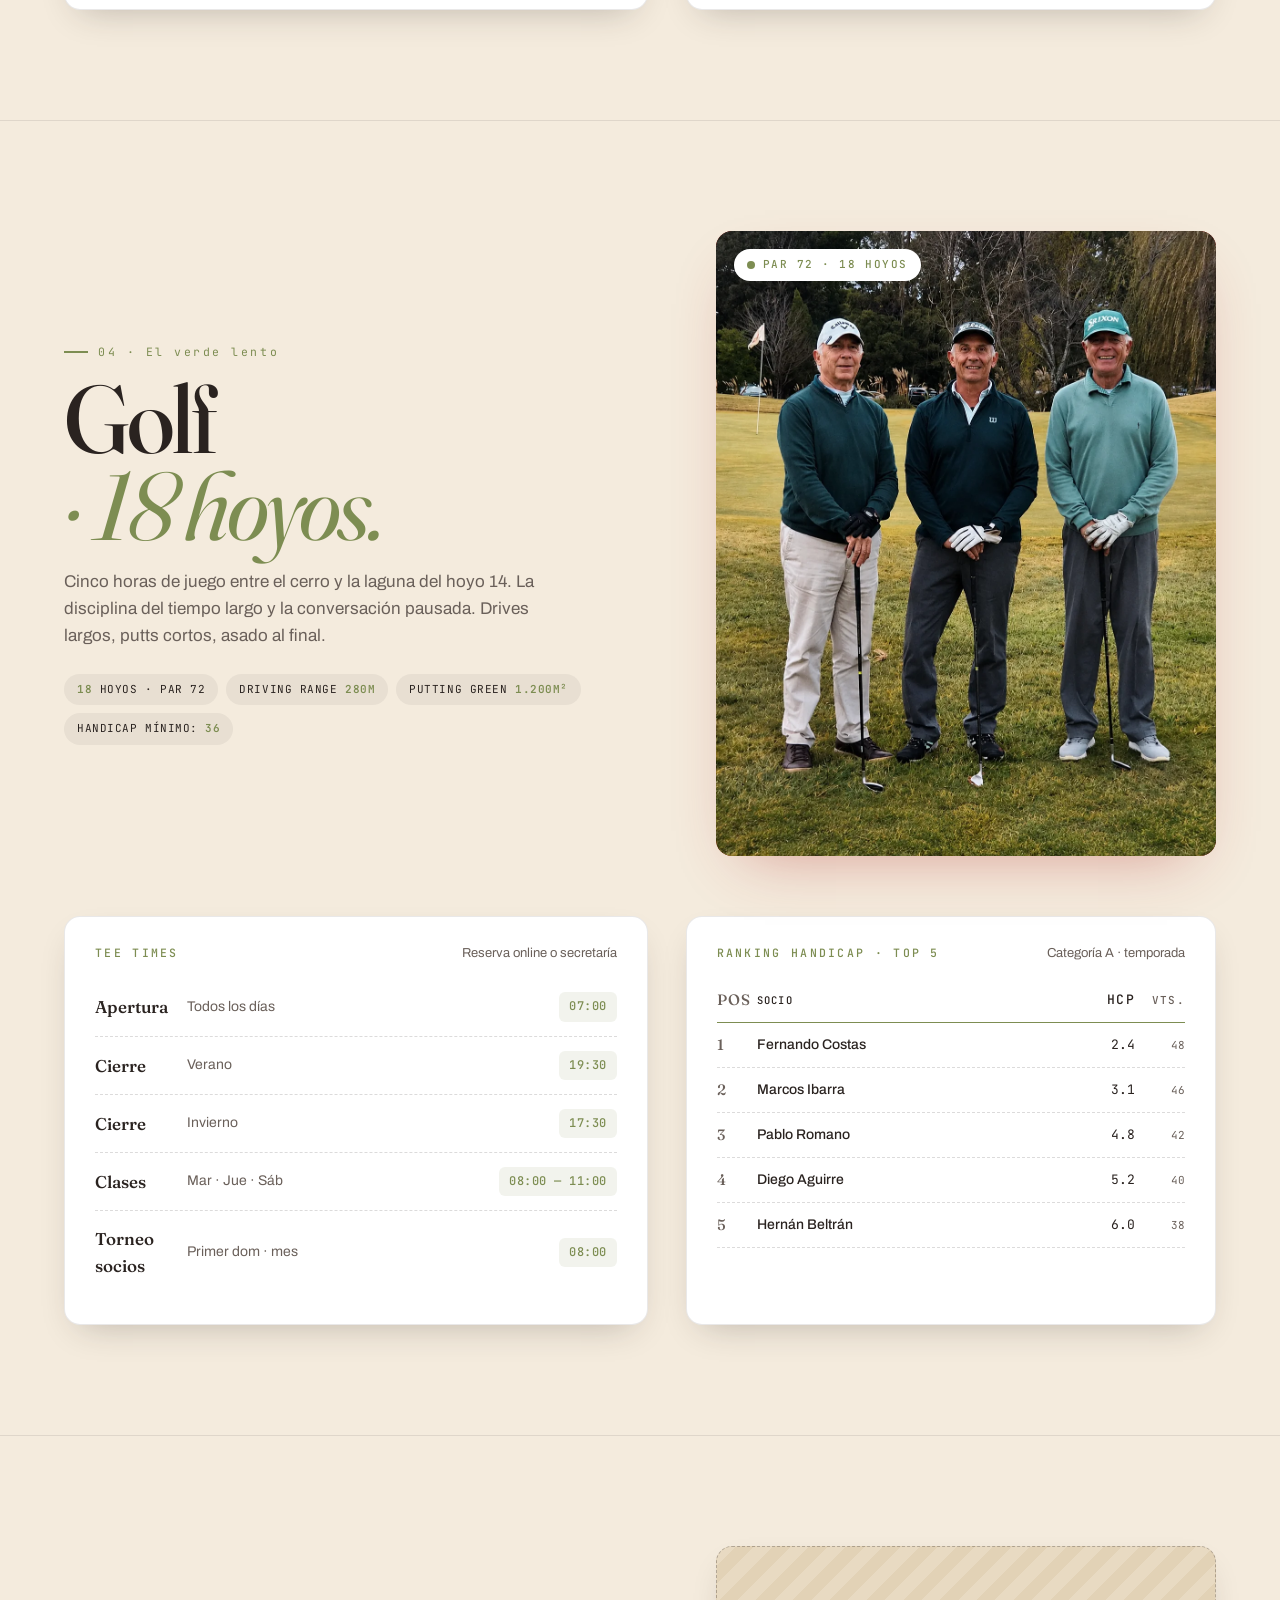
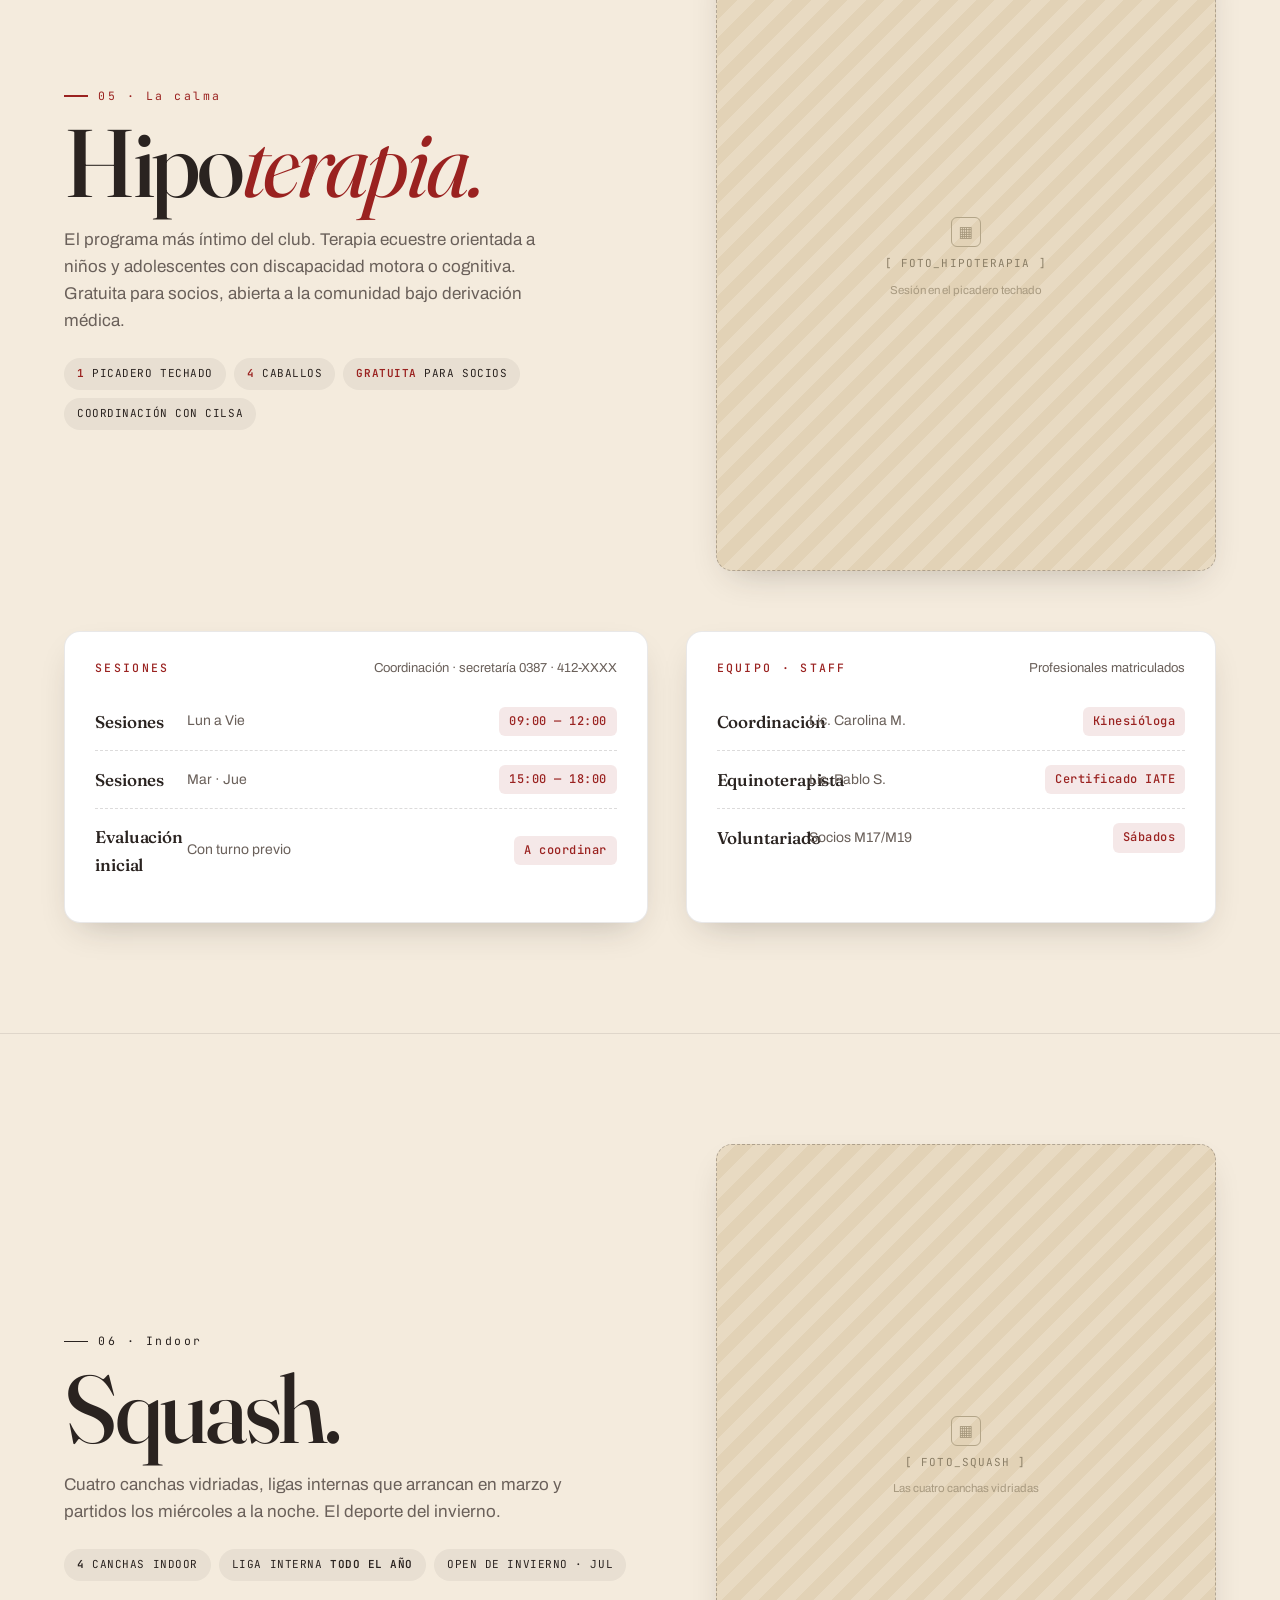
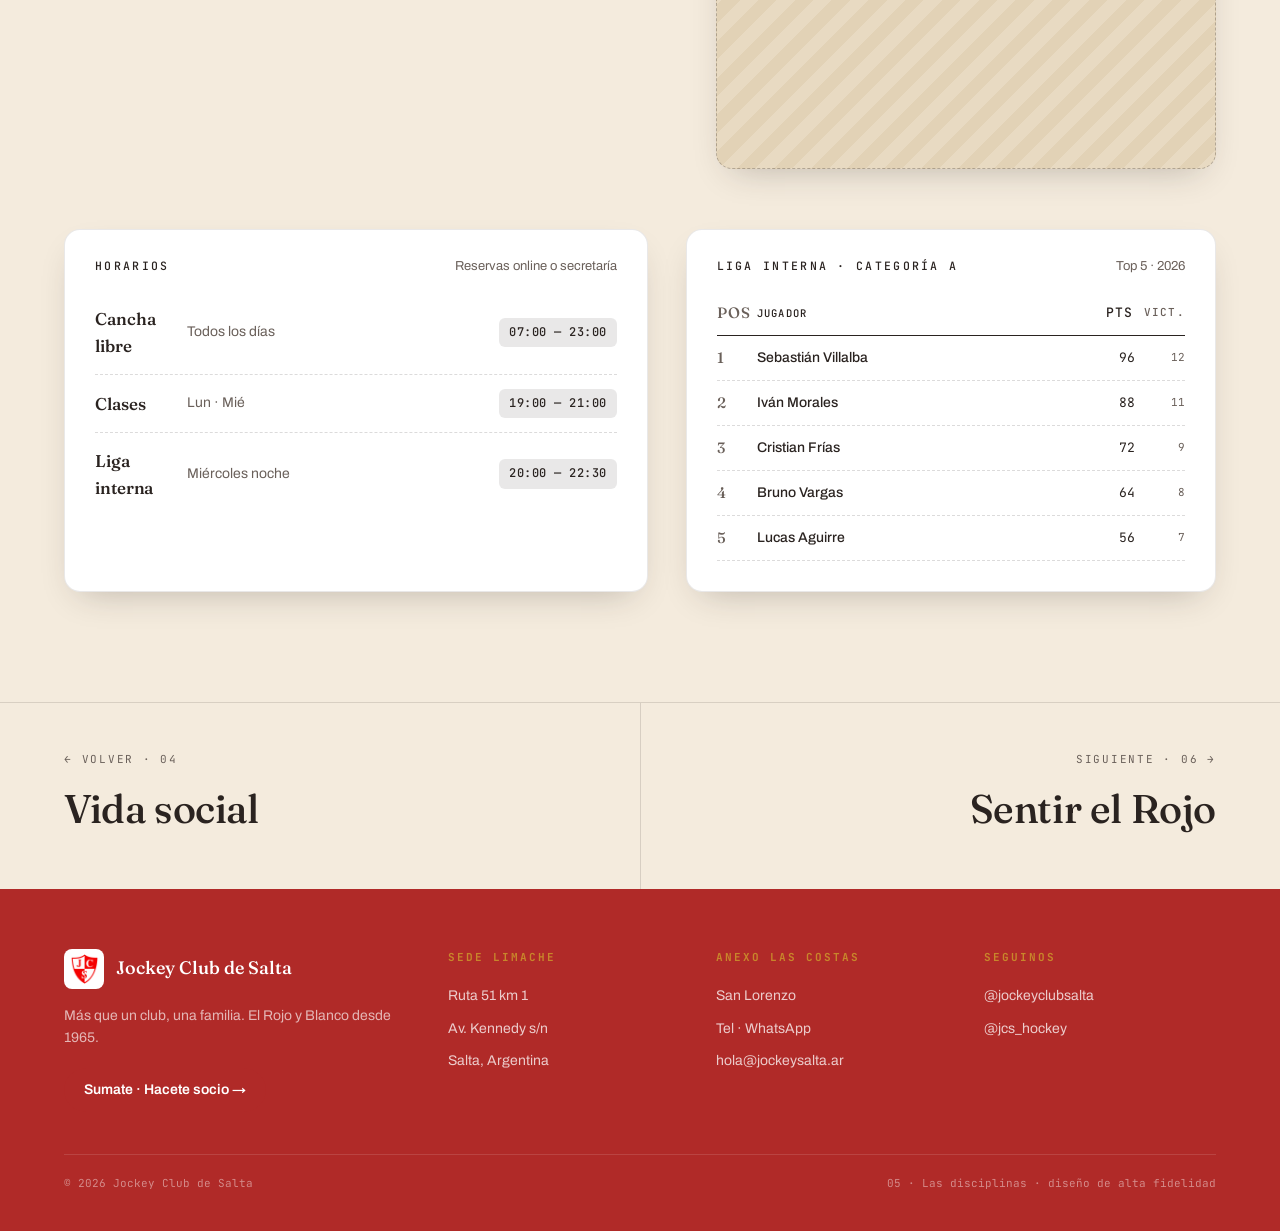
<file: disciplinas.html>
<!DOCTYPE html>
<html lang="es">
<head>
<meta charset="UTF-8" />
<meta name="viewport" content="width=device-width, initial-scale=1.0" />
<title>Jockey Club de Salta · Todas las disciplinas</title>
<meta name="description" content="Las disciplinas del Jockey Club de Salta: rugby, hockey femenino, tenis, golf, hipoterapia y squash." />
<meta name="theme-color" content="#B02A28" />
<link rel="icon" type="image/png" href="/assets/logo-jcs.png" />
<link rel="apple-touch-icon" href="/assets/logo-jcs.png" />
<link rel="canonical" href="https://jockeyclubsalta.vercel.app/disciplinas" />
<meta property="og:type" content="website" />
<meta property="og:site_name" content="Jockey Club de Salta" />
<meta property="og:title" content="Jockey Club de Salta · Todas las disciplinas" />
<meta property="og:description" content="Las disciplinas del Jockey Club de Salta: rugby, hockey femenino, tenis, golf, hipoterapia y squash." />
<meta property="og:image" content="https://jockeyclubsalta.vercel.app/assets/og-jockey.jpg" />
<meta property="og:url" content="https://jockeyclubsalta.vercel.app/disciplinas" />
<meta property="og:locale" content="es_AR" />
<meta name="twitter:card" content="summary_large_image" />
<link rel="preconnect" href="https://fonts.googleapis.com" />
<link rel="preconnect" href="https://fonts.gstatic.com" crossorigin />
<link href="https://fonts.googleapis.com/css2?family=Fraunces:ital,opsz,wght@0,9..144,300..900;1,9..144,300..900&family=Archivo:wght@300;400;500;600;700;800&family=JetBrains+Mono:wght@400;500&display=swap" rel="stylesheet" />
<script>document.documentElement.classList.add('js');</script>
<link rel="stylesheet" href="/css/base.css" />
<link rel="stylesheet" href="/css/pages/disciplinas.css" />
</head>
<body id="top">
<div class="progress" id="progress"></div>

<!-- NAV -->
<header class="topbar" id="topbar">
  <a class="brand" href="/"><img src="/assets/logo-jcs.png" alt="Escudo JCS" /><b>JOCKEY CLUB DE SALTA</b><span class="tag">05 · Disciplinas</span></a>
  <nav class="mainnav">
    <a href="/historia">Historia</a>
    <a href="/camadas">Camadas</a>
    <a href="/espacios">Espacios</a>
    <a href="/social">Vida social</a>
    <a class="active" href="/disciplinas">Disciplinas</a>
    <a href="/sentimiento">Sentimiento</a>
  </nav>
  <div class="nav-actions">
    <button class="icon-btn snd" id="snd" role="switch" aria-checked="false"><span class="eq"><i></i><i></i><i></i><i></i></span><span>Sonido</span></button>
    <button class="icon-btn menu-btn" id="openMenu" aria-label="Abrir menú"><span class="ham"><i></i><i></i><i></i></span></button>
  </div>
</header>

<!-- OVERLAY -->
<div class="overlay" id="overlay" aria-hidden="true">
  <div class="overlay-top">
    <a class="brand" href="/"><img src="/assets/logo-jcs.png" alt="JCS" style="width:32px;height:32px" /><b>JOCKEY CLUB DE SALTA</b></a>
    <button class="close-btn" id="closeMenu">Cerrar ✕</button>
  </div>
  <div class="overlay-body">
    <a class="ov-item" href="/historia"><span class="idx">01</span><img class="thumb" src="/assets/plantel-m15.webp" alt="" /><span class="lab">Historia viva</span><span class="desc">1965 → hoy</span></a>
    <a class="ov-item" href="/camadas"><span class="idx">02</span><img class="thumb" src="/assets/festejo-titulo-m15.webp" alt="" /><span class="lab">Las camadas</span><span class="desc">La constelación</span></a>
    <a class="ov-item" href="/espacios"><span class="idx">03</span><img class="thumb" src="/assets/casa-club.webp" alt="" /><span class="lab">Los espacios</span><span class="desc">Cancha 1 · La casa roja</span></a>
    <a class="ov-item" href="/social"><span class="idx">04</span><img class="thumb" src="/assets/tercer-tiempo.webp" alt="" /><span class="lab">Vida social</span><span class="desc">El tercer tiempo</span></a>
    <a class="ov-item active" href="#"><span class="idx">05</span><img class="thumb" src="/assets/golf.webp" alt="" /><span class="lab">Disciplinas</span><span class="desc">Seis deportes</span></a>
    <a class="ov-item" href="/sentimiento"><span class="idx">06</span><img class="thumb" src="/assets/banderazo.webp" alt="" /><span class="lab">Sentir el Rojo</span><span class="desc">La experiencia</span></a>
  </div>
</div>

<!-- HERO -->
<section class="phero" data-screen-label="Disciplinas · Hero">
  <div class="wrap">
    <div class="eye">05 · Seis deportes · una familia</div>
    <h1>Las <em>disciplinas.</em></h1>
    <p class="sub">Cada deporte tiene su voz, su horario, su tribuna. El rugby pone el pulmón, el hockey el corazón femenino, el golf el tiempo lento, la hipoterapia la calma. Misma camiseta.</p>
    <div class="meta">
      <span><b>6</b> disciplinas</span>
      <span><b>~1.800</b> socios activos</span>
      <span><b>5</b> categorías rugby</span>
    </div>
  </div>
</section>

<!-- STICKY TABS -->
<nav class="tabs" id="tabs">
  <div class="wrap">
    <div class="tabs-inner">
      <button class="tab active" data-d="rugby"><span class="dot"></span>Rugby</button>
      <button class="tab" data-d="hockey"><span class="dot"></span>Hockey femenino</button>
      <button class="tab" data-d="tenis"><span class="dot"></span>Tenis</button>
      <button class="tab" data-d="golf"><span class="dot"></span>Golf</button>
      <button class="tab" data-d="hipoterapia"><span class="dot"></span>Hipoterapia</button>
      <button class="tab" data-d="squash"><span class="dot"></span>Squash</button>
    </div>
  </div>
</nav>

<!-- ===== RUGBY ===== -->
<section class="disc" id="rugby" data-d="rugby" data-screen-label="Disciplina · Rugby">
  <div class="wrap">
    <div class="disc-head">
      <div>
        <div class="num">01 · El deporte fundacional</div>
        <h2>Rugby <em>—</em><br/>el pulmón.</h2>
        <p class="lede">La cantera que dio dos Pumas, los entrenamientos de los martes y los jueves a las siete, y la Cancha 1 los sábados. La columna vertebral del club.</p>
        <div class="meta-row">
          <span><b>5</b> categorías</span>
          <span><b>~250</b> jugadores</span>
          <span><b>WERE</b> · M15 campeón 2026</span>
          <span><b>2</b> Pumas formados</span>
        </div>
      </div>
      <div class="dmedia"><img src="/assets/salida-plantel.webp" alt="El plantel saliendo a la cancha" /><div class="badge">Sábados · Cancha 1</div></div>
    </div>

    <div class="data-grid">
      <div class="data-card">
        <h3>Horarios de práctica <span>Limache · Cancha 1 y auxiliares</span></h3>
        <div class="horarios">
          <div class="hr-row"><div class="cat">Primera</div><div class="days">Lun · Mié · Vie</div><div class="hr">19:00 — 21:00</div></div>
          <div class="hr-row"><div class="cat">M19</div><div class="days">Mar · Jue</div><div class="hr">19:30 — 21:00</div></div>
          <div class="hr-row"><div class="cat">M17</div><div class="days">Mar · Jue</div><div class="hr">19:00 — 20:30</div></div>
          <div class="hr-row"><div class="cat">M15</div><div class="days">Mar · Jue</div><div class="hr">18:30 — 20:00</div></div>
          <div class="hr-row"><div class="cat">M13 / M14</div><div class="days">Mar · Jue</div><div class="hr">18:00 — 19:30</div></div>
          <div class="hr-row"><div class="cat">Infantiles</div><div class="days">Sábados</div><div class="hr">10:00 — 12:00</div></div>
        </div>
      </div>
      <div class="data-card">
        <h3>Próximos partidos <span>Primera · Regional NOA</span></h3>
        <div>
          <div class="fix-row"><div class="dt"><div class="d">14</div><div class="m">JUN</div></div><div class="mt">JCS vs Tucumán Rugby<small>Cancha 1 · 16hs · Final regional</small></div><div class="res">LOCAL</div><div class="ar">16:00</div></div>
          <div class="fix-row"><div class="dt"><div class="d">21</div><div class="m">JUN</div></div><div class="mt">Universitario vs JCS<small>Tucumán · 15:30hs</small></div><div class="res">VISITA</div><div class="ar">15:30</div></div>
          <div class="fix-row"><div class="dt"><div class="d">28</div><div class="m">JUN</div></div><div class="mt">JCS vs Los Tarcos<small>Cancha 1 · 16hs</small></div><div class="res">LOCAL</div><div class="ar">16:00</div></div>
        </div>
        <h3 style="margin-top:24px">Posiciones · Regional NOA</h3>
        <div class="stand">
          <div class="st-row head"><div class="pos">Pos</div><div class="nm">Equipo</div><div class="pts">Pts</div><div class="games">PJ</div></div>
          <div class="st-row"><div class="pos">1</div><div class="nm">Tucumán Rugby</div><div class="pts">42</div><div class="games">10</div></div>
          <div class="st-row us"><div class="pos">2</div><div class="nm">Jockey Club de Salta</div><div class="pts">38</div><div class="games">10</div></div>
          <div class="st-row"><div class="pos">3</div><div class="nm">Universitario</div><div class="pts">35</div><div class="games">10</div></div>
          <div class="st-row"><div class="pos">4</div><div class="nm">Los Tarcos</div><div class="pts">30</div><div class="games">10</div></div>
          <div class="st-row"><div class="pos">5</div><div class="nm">Natación y Gimnasia</div><div class="pts">26</div><div class="games">10</div></div>
        </div>
      </div>
    </div>
  </div>
</section>

<!-- ===== HOCKEY ===== -->
<section class="disc" id="hockey" data-d="hockey" data-screen-label="Disciplina · Hockey">
  <div class="wrap">
    <div class="disc-head">
      <div>
        <div class="num">02 · El corazón femenino</div>
        <h2>Hockey<br/><em>femenino.</em></h2>
        <p class="lede">Dos canchas de césped sintético, tres categorías formativas y una primera que acumula títulos provinciales. El crecimiento sostenido del club.</p>
        <div class="meta-row">
          <span><b>4</b> categorías</span>
          <span><b>~120</b> jugadoras</span>
          <span><b>2</b> canchas sintéticas</span>
          <span><b>3</b> títulos provinciales</span>
        </div>
      </div>
      <div class="dmedia"><img src="/assets/hockey-plantel.webp" alt="Plantel femenino de hockey en la cancha" loading="lazy" /><div class="badge">Primera femenina</div></div>
    </div>

    <div class="data-grid">
      <div class="data-card">
        <h3>Horarios de práctica <span>Cancha sintética 1 y 2</span></h3>
        <div class="horarios">
          <div class="hr-row"><div class="cat">Primera</div><div class="days">Lun · Mié · Vie</div><div class="hr">19:30 — 21:00</div></div>
          <div class="hr-row"><div class="cat">Sub-19</div><div class="days">Mar · Jue</div><div class="hr">19:00 — 20:30</div></div>
          <div class="hr-row"><div class="cat">Sub-16</div><div class="days">Mar · Jue</div><div class="hr">18:30 — 20:00</div></div>
          <div class="hr-row"><div class="cat">Sub-14</div><div class="days">Mar · Jue</div><div class="hr">18:00 — 19:30</div></div>
          <div class="hr-row"><div class="cat">Infantiles</div><div class="days">Sábados</div><div class="hr">10:00 — 12:00</div></div>
        </div>
      </div>
      <div class="data-card">
        <h3>Posiciones · Asociación Salteña <span>Primera</span></h3>
        <div class="stand">
          <div class="st-row head"><div class="pos">Pos</div><div class="nm">Equipo</div><div class="pts">Pts</div><div class="games">PJ</div></div>
          <div class="st-row us"><div class="pos">1</div><div class="nm">JCS Hockey</div><div class="pts">28</div><div class="games">8</div></div>
          <div class="st-row"><div class="pos">2</div><div class="nm">Gimnasia y Tiro</div><div class="pts">24</div><div class="games">8</div></div>
          <div class="st-row"><div class="pos">3</div><div class="nm">Universitario</div><div class="pts">22</div><div class="games">8</div></div>
          <div class="st-row"><div class="pos">4</div><div class="nm">Lawn Tennis</div><div class="pts">18</div><div class="games">8</div></div>
        </div>
        <h3 style="margin-top:24px">Próximo partido</h3>
        <div class="fix-row" style="border-bottom:none"><div class="dt"><div class="d">02</div><div class="m">AGO</div></div><div class="mt">JCS vs Gimnasia y Tiro<small>Cancha sintética 1 · 18hs · Provincial</small></div><div class="res">LOCAL</div><div class="ar">18:00</div></div>
      </div>
    </div>
  </div>
</section>

<!-- ===== TENIS ===== -->
<section class="disc" id="tenis" data-d="tenis" data-screen-label="Disciplina · Tenis">
  <div class="wrap">
    <div class="disc-head">
      <div>
        <div class="num">03 · Nueve canchas, todas las edades</div>
        <h2>Tenis.</h2>
        <p class="lede">Cinco canchas de polvo de ladrillo, cuatro rápidas, una escuela de menores y un ranking interno que se discute en el bar. El deporte del sábado a la mañana.</p>
        <div class="meta-row">
          <span><b>9</b> canchas</span>
          <span><b>5</b> polvo · <b>4</b> rápidas</span>
          <span>Escuela <b>5 a 16 años</b></span>
          <span>Ranking interno · 4 categorías</span>
        </div>
      </div>
      <div class="dph"><div class="ic">▦</div><div class="tag">[ FOTO_TENIS_CANCHAS ]</div><div class="hint">Las nueve canchas vistas desde la torre</div></div>
    </div>

    <div class="data-grid">
      <div class="data-card">
        <h3>Horarios <span>Reservas en secretaría</span></h3>
        <div class="horarios">
          <div class="hr-row"><div class="cat">Escuela menores</div><div class="days">Mar · Jue · Sáb</div><div class="hr">17:00 — 19:00</div></div>
          <div class="hr-row"><div class="cat">Clases adultos</div><div class="days">Lun · Mié · Vie</div><div class="hr">19:00 — 21:00</div></div>
          <div class="hr-row"><div class="cat">Cancha libre</div><div class="days">Todos los días</div><div class="hr">07:00 — 23:00</div></div>
          <div class="hr-row"><div class="cat">Torneo interno</div><div class="days">Sábados</div><div class="hr">09:00 — 13:00</div></div>
        </div>
      </div>
      <div class="data-card">
        <h3>Ranking interno · Categoría A <span>Top 5 · temporada 2026</span></h3>
        <div class="stand">
          <div class="st-row head"><div class="pos">Pos</div><div class="nm">Jugador</div><div class="pts">Pts</div><div class="games">Vict.</div></div>
          <div class="st-row"><div class="pos">1</div><div class="nm">Tomás Avellaneda</div><div class="pts">1.240</div><div class="games">18</div></div>
          <div class="st-row"><div class="pos">2</div><div class="nm">Joaquín Pérez</div><div class="pts">1.180</div><div class="games">16</div></div>
          <div class="st-row"><div class="pos">3</div><div class="nm">Federico Saravia</div><div class="pts">1.060</div><div class="games">14</div></div>
          <div class="st-row"><div class="pos">4</div><div class="nm">Lautaro Rojas</div><div class="pts">980</div><div class="games">13</div></div>
          <div class="st-row"><div class="pos">5</div><div class="nm">Manuel López</div><div class="pts">920</div><div class="games">12</div></div>
        </div>
      </div>
    </div>
  </div>
</section>

<!-- ===== GOLF ===== -->
<section class="disc" id="golf" data-d="golf" data-screen-label="Disciplina · Golf">
  <div class="wrap">
    <div class="disc-head">
      <div>
        <div class="num">04 · El verde lento</div>
        <h2>Golf<br /><em>· 18 hoyos.</em></h2>
        <p class="lede">Cinco horas de juego entre el cerro y la laguna del hoyo 14. La disciplina del tiempo largo y la conversación pausada. Drives largos, putts cortos, asado al final.</p>
        <div class="meta-row">
          <span><b>18</b> hoyos · Par 72</span>
          <span>Driving range <b>280m</b></span>
          <span>Putting green <b>1.200m²</b></span>
          <span>Handicap mínimo: <b>36</b></span>
        </div>
      </div>
      <div class="dmedia"><img src="/assets/golf-jugadores.webp" alt="Jugadores de golf del club en el green" loading="lazy" /><div class="badge">Par 72 · 18 hoyos</div></div>
    </div>

    <div class="data-grid">
      <div class="data-card">
        <h3>Tee times <span>Reserva online o secretaría</span></h3>
        <div class="horarios">
          <div class="hr-row"><div class="cat">Apertura</div><div class="days">Todos los días</div><div class="hr">07:00</div></div>
          <div class="hr-row"><div class="cat">Cierre</div><div class="days">Verano</div><div class="hr">19:30</div></div>
          <div class="hr-row"><div class="cat">Cierre</div><div class="days">Invierno</div><div class="hr">17:30</div></div>
          <div class="hr-row"><div class="cat">Clases</div><div class="days">Mar · Jue · Sáb</div><div class="hr">08:00 — 11:00</div></div>
          <div class="hr-row"><div class="cat">Torneo socios</div><div class="days">Primer dom · mes</div><div class="hr">08:00</div></div>
        </div>
      </div>
      <div class="data-card">
        <h3>Ranking handicap · Top 5 <span>Categoría A · temporada</span></h3>
        <div class="stand">
          <div class="st-row head"><div class="pos">Pos</div><div class="nm">Socio</div><div class="pts">HCP</div><div class="games">Vts.</div></div>
          <div class="st-row"><div class="pos">1</div><div class="nm">Fernando Costas</div><div class="pts">2.4</div><div class="games">48</div></div>
          <div class="st-row"><div class="pos">2</div><div class="nm">Marcos Ibarra</div><div class="pts">3.1</div><div class="games">46</div></div>
          <div class="st-row"><div class="pos">3</div><div class="nm">Pablo Romano</div><div class="pts">4.8</div><div class="games">42</div></div>
          <div class="st-row"><div class="pos">4</div><div class="nm">Diego Aguirre</div><div class="pts">5.2</div><div class="games">40</div></div>
          <div class="st-row"><div class="pos">5</div><div class="nm">Hernán Beltrán</div><div class="pts">6.0</div><div class="games">38</div></div>
        </div>
      </div>
    </div>
  </div>
</section>

<!-- ===== HIPOTERAPIA ===== -->
<section class="disc" id="hipoterapia" data-d="hipoterapia" data-screen-label="Disciplina · Hipoterapia">
  <div class="wrap">
    <div class="disc-head">
      <div>
        <div class="num">05 · La calma</div>
        <h2>Hipo<em>terapia.</em></h2>
        <p class="lede">El programa más íntimo del club. Terapia ecuestre orientada a niños y adolescentes con discapacidad motora o cognitiva. Gratuita para socios, abierta a la comunidad bajo derivación médica.</p>
        <div class="meta-row">
          <span><b>1</b> picadero techado</span>
          <span><b>4</b> caballos</span>
          <span><b>Gratuita</b> para socios</span>
          <span>Coordinación con CILSA</span>
        </div>
      </div>
      <div class="dph"><div class="ic">▦</div><div class="tag">[ FOTO_HIPOTERAPIA ]</div><div class="hint">Sesión en el picadero techado</div></div>
    </div>

    <div class="data-grid">
      <div class="data-card">
        <h3>Sesiones <span>Coordinación · secretaría 0387 · 412-XXXX</span></h3>
        <div class="horarios">
          <div class="hr-row"><div class="cat">Sesiones</div><div class="days">Lun a Vie</div><div class="hr">09:00 — 12:00</div></div>
          <div class="hr-row"><div class="cat">Sesiones</div><div class="days">Mar · Jue</div><div class="hr">15:00 — 18:00</div></div>
          <div class="hr-row"><div class="cat">Evaluación inicial</div><div class="days">Con turno previo</div><div class="hr">A coordinar</div></div>
        </div>
      </div>
      <div class="data-card">
        <h3>Equipo · staff <span>Profesionales matriculados</span></h3>
        <div class="horarios">
          <div class="hr-row"><div class="cat">Coordinación</div><div class="days">Lic. Carolina M.</div><div class="hr">Kinesióloga</div></div>
          <div class="hr-row"><div class="cat">Equinoterapista</div><div class="days">Lic. Pablo S.</div><div class="hr">Certificado IATE</div></div>
          <div class="hr-row"><div class="cat">Voluntariado</div><div class="days">Socios M17/M19</div><div class="hr">Sábados</div></div>
        </div>
      </div>
    </div>
  </div>
</section>

<!-- ===== SQUASH ===== -->
<section class="disc" id="squash" data-d="squash" data-screen-label="Disciplina · Squash">
  <div class="wrap">
    <div class="disc-head">
      <div>
        <div class="num">06 · Indoor</div>
        <h2>Squash.</h2>
        <p class="lede">Cuatro canchas vidriadas, ligas internas que arrancan en marzo y partidos los miércoles a la noche. El deporte del invierno.</p>
        <div class="meta-row">
          <span><b>4</b> canchas indoor</span>
          <span>Liga interna <b>todo el año</b></span>
          <span>Open de invierno · Jul</span>
        </div>
      </div>
      <div class="dph"><div class="ic">▦</div><div class="tag">[ FOTO_SQUASH ]</div><div class="hint">Las cuatro canchas vidriadas</div></div>
    </div>

    <div class="data-grid">
      <div class="data-card">
        <h3>Horarios <span>Reservas online o secretaría</span></h3>
        <div class="horarios">
          <div class="hr-row"><div class="cat">Cancha libre</div><div class="days">Todos los días</div><div class="hr">07:00 — 23:00</div></div>
          <div class="hr-row"><div class="cat">Clases</div><div class="days">Lun · Mié</div><div class="hr">19:00 — 21:00</div></div>
          <div class="hr-row"><div class="cat">Liga interna</div><div class="days">Miércoles noche</div><div class="hr">20:00 — 22:30</div></div>
        </div>
      </div>
      <div class="data-card">
        <h3>Liga interna · Categoría A <span>Top 5 · 2026</span></h3>
        <div class="stand">
          <div class="st-row head"><div class="pos">Pos</div><div class="nm">Jugador</div><div class="pts">Pts</div><div class="games">Vict.</div></div>
          <div class="st-row"><div class="pos">1</div><div class="nm">Sebastián Villalba</div><div class="pts">96</div><div class="games">12</div></div>
          <div class="st-row"><div class="pos">2</div><div class="nm">Iván Morales</div><div class="pts">88</div><div class="games">11</div></div>
          <div class="st-row"><div class="pos">3</div><div class="nm">Cristian Frías</div><div class="pts">72</div><div class="games">9</div></div>
          <div class="st-row"><div class="pos">4</div><div class="nm">Bruno Vargas</div><div class="pts">64</div><div class="games">8</div></div>
          <div class="st-row"><div class="pos">5</div><div class="nm">Lucas Aguirre</div><div class="pts">56</div><div class="games">7</div></div>
        </div>
      </div>
    </div>
  </div>
</section>

<!-- PAGER -->
<nav class="pager">
  <a href="/social"><span class="dir">← Volver · 04</span><span class="ttl">Vida social</span></a>
  <a class="next" href="/sentimiento"><span class="dir">Siguiente · 06 →</span><span class="ttl">Sentir el Rojo</span></a>
</nav>

<!-- FOOTER -->
<footer class="foot">
  <div class="wrap">
    <div class="foot-grid">
      <div>
        <div class="lg"><img src="/assets/logo-jcs.png" alt="JCS" /><b>Jockey Club de Salta</b></div>
        <p>Más que un club, una familia. El Rojo y Blanco desde 1965.</p>
        <a class="cta" href="#">Sumate · Hacete socio →</a>
      </div>
      <div><h5>Sede Limache</h5><ul><li>Ruta 51 km 1</li><li>Av. Kennedy s/n</li><li>Salta, Argentina</li></ul></div>
      <div><h5>Anexo Las Costas</h5><ul><li>San Lorenzo</li><li>Tel · WhatsApp</li><li>hola@jockeysalta.ar</li></ul></div>
      <div><h5>Seguinos</h5><ul><li><a href="#">@jockeyclubsalta</a></li><li><a href="#">@jcs_hockey</a></li></ul></div>
    </div>
    <div class="copy"><span>© 2026 Jockey Club de Salta</span><span>05 · Las disciplinas · diseño de alta fidelidad</span></div>
  </div>
</footer>

<script src="/js/site.js" defer></script>
<script src="/js/pages/disciplinas.js" defer></script>
</body>
</html>
</file>
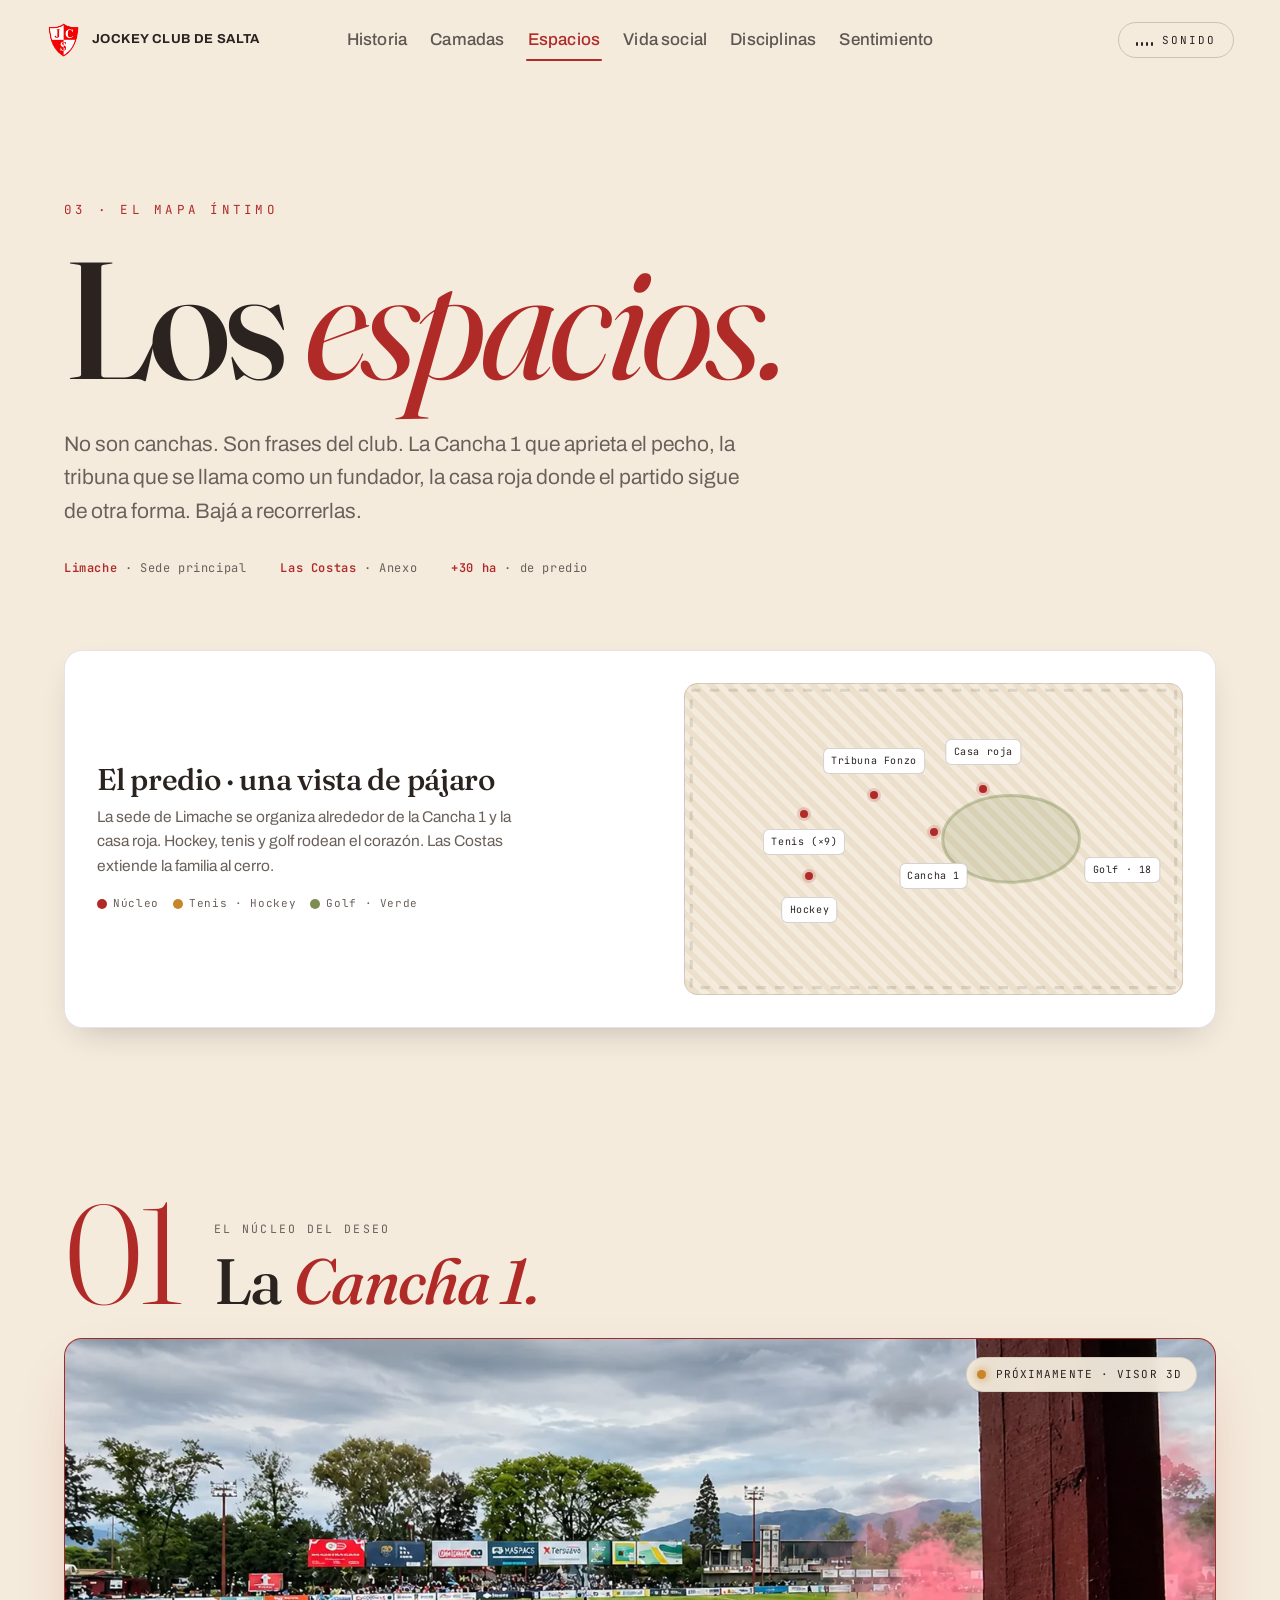
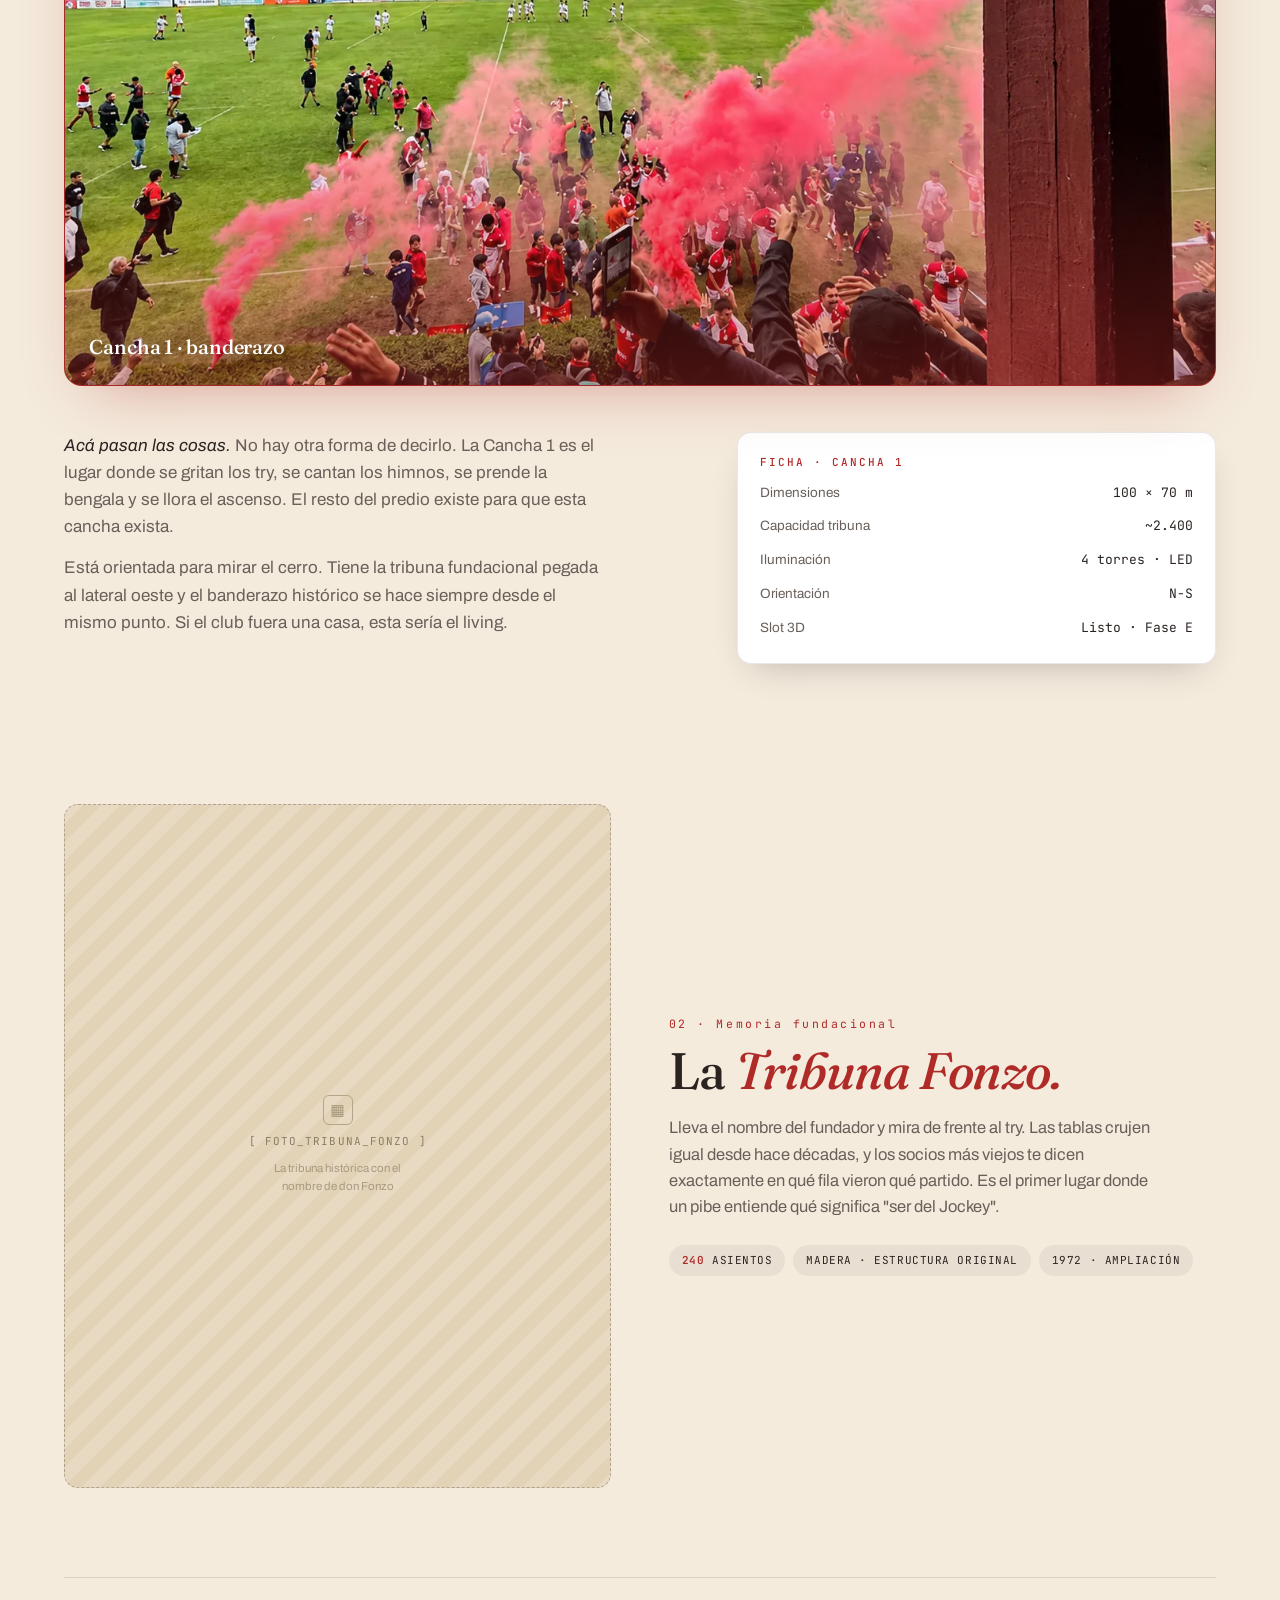
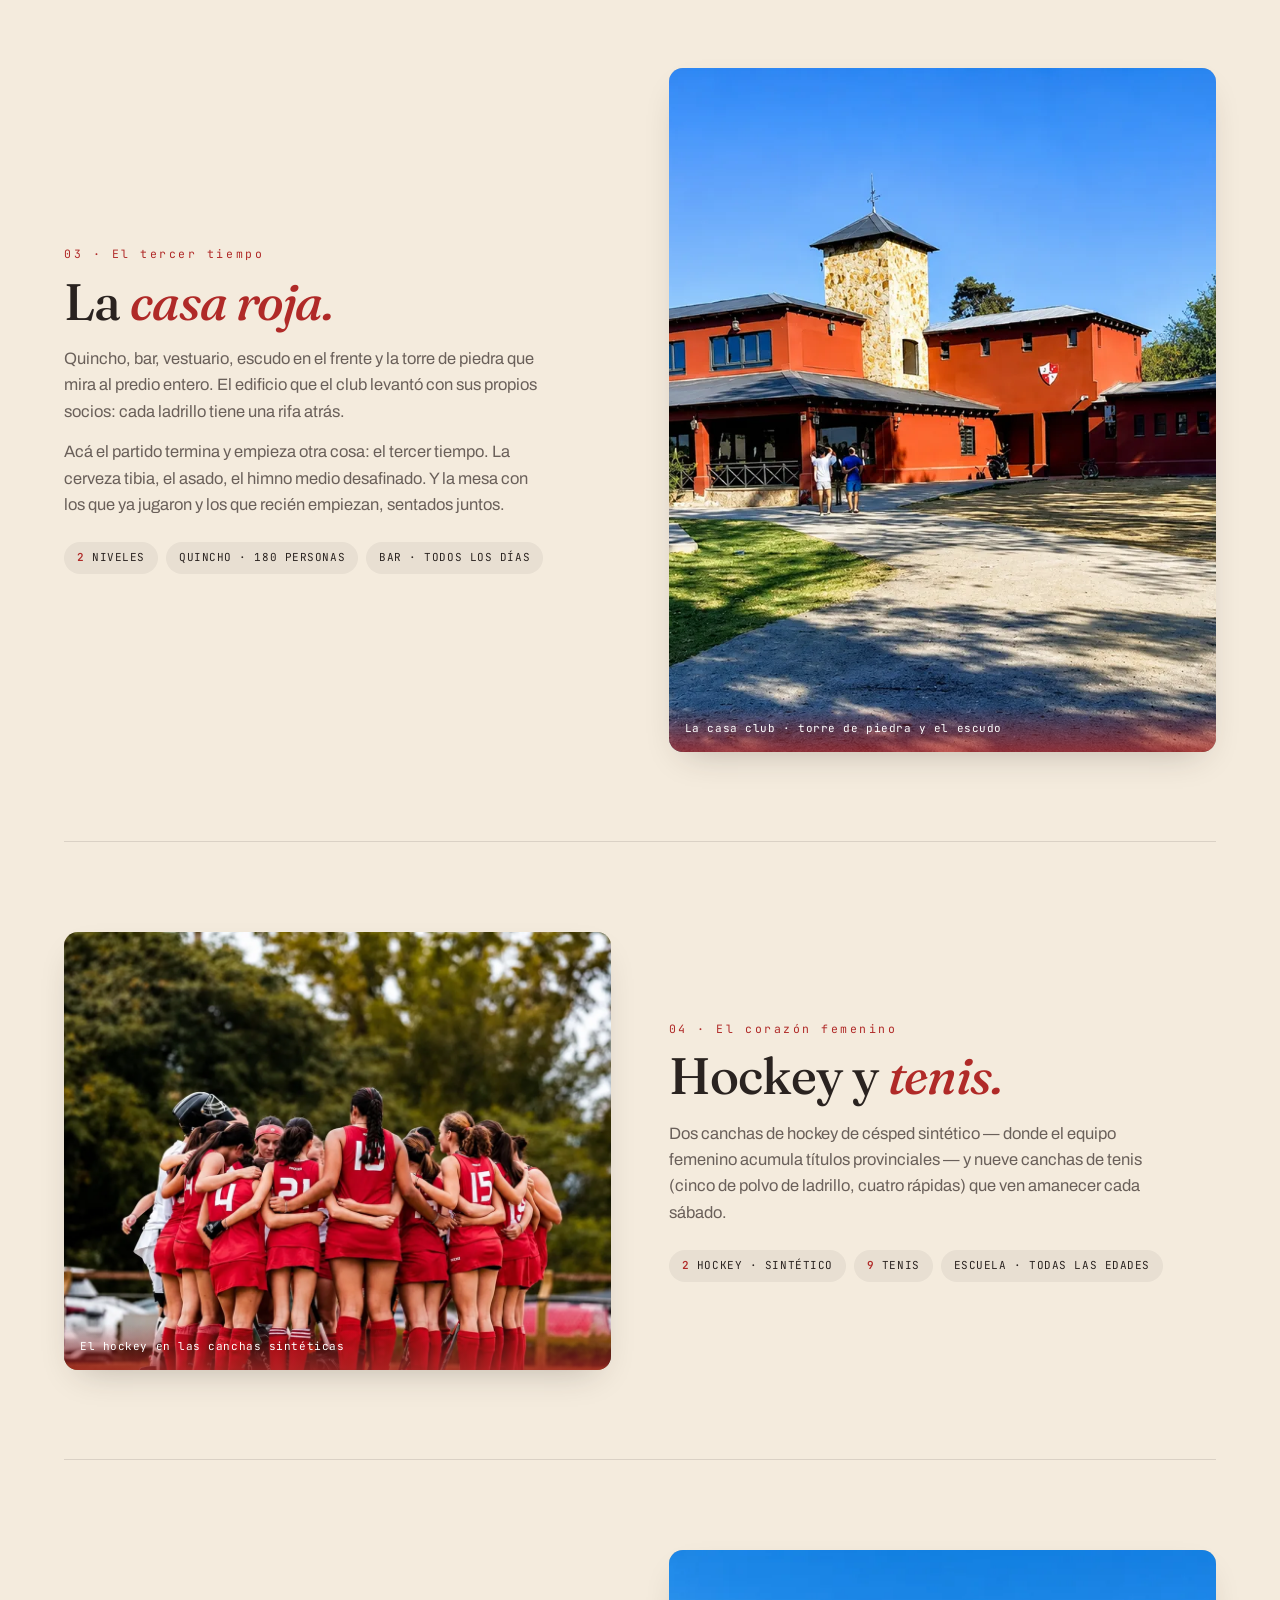
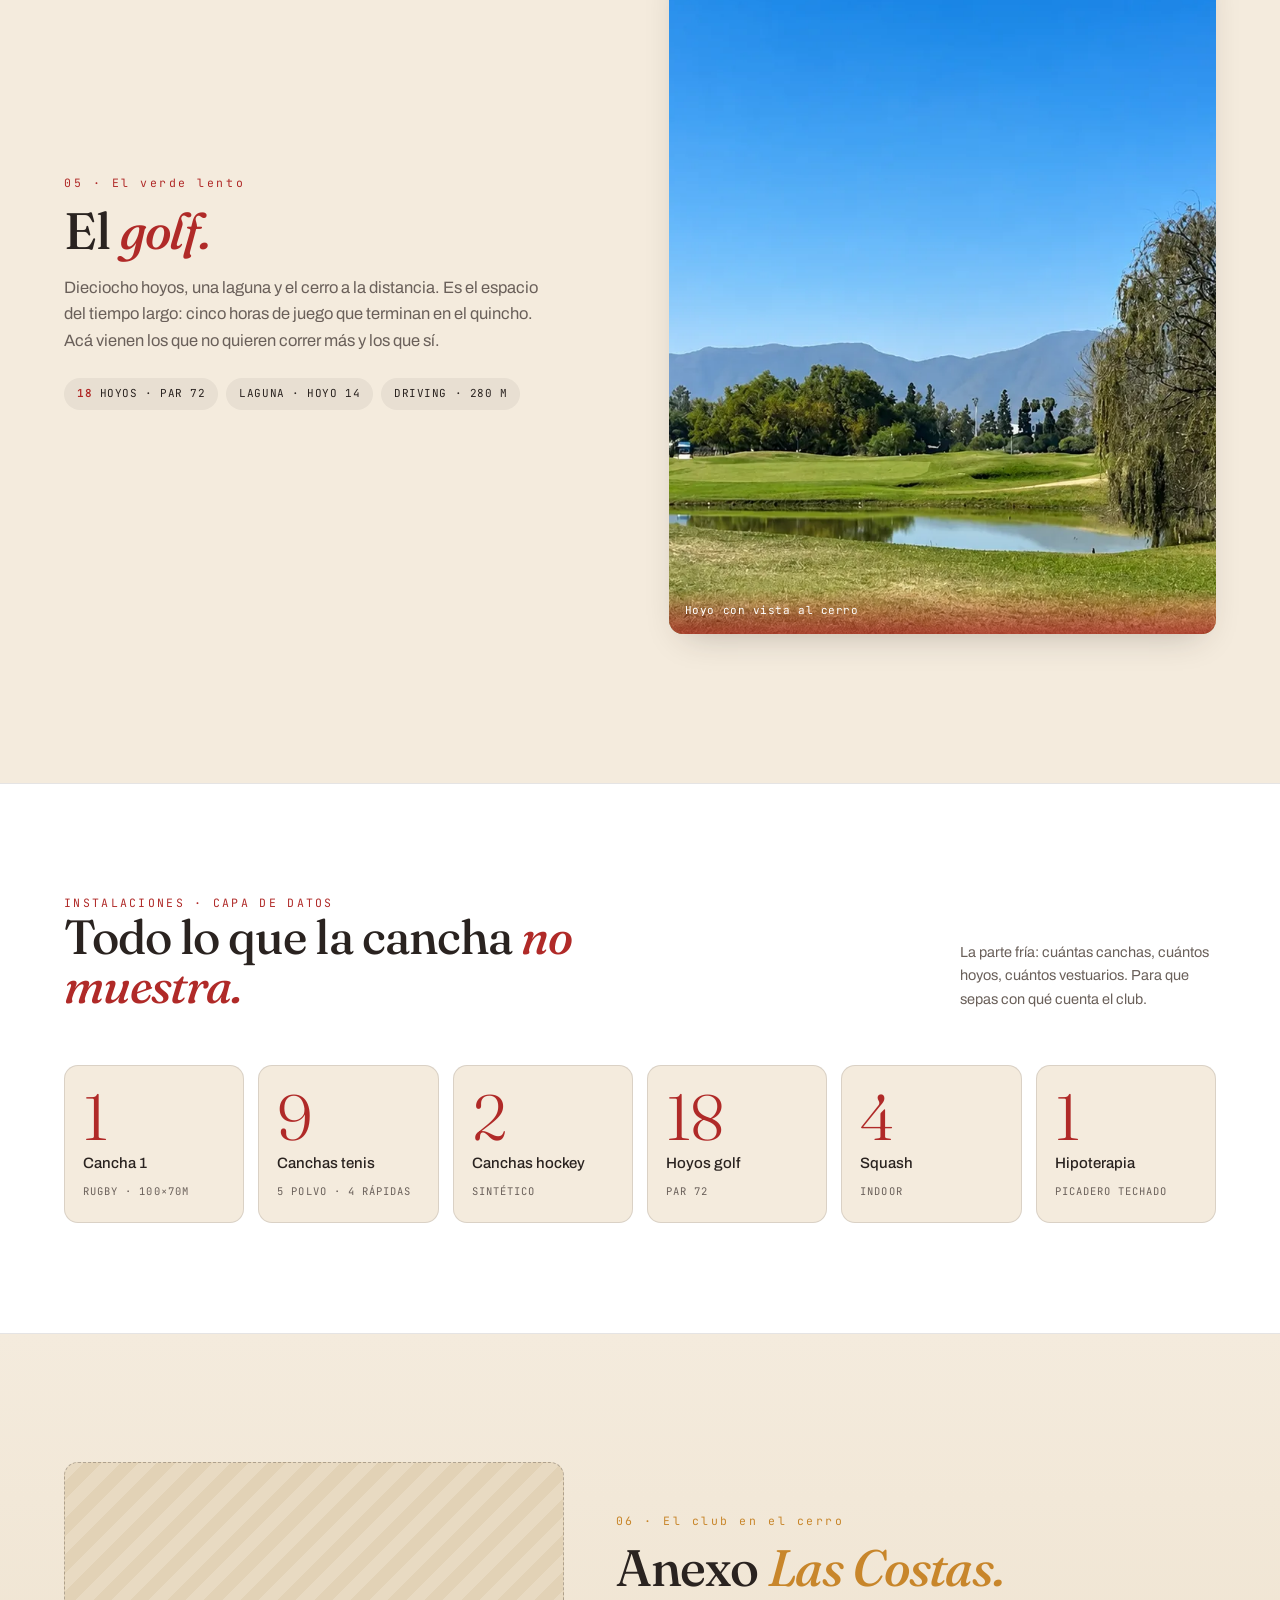
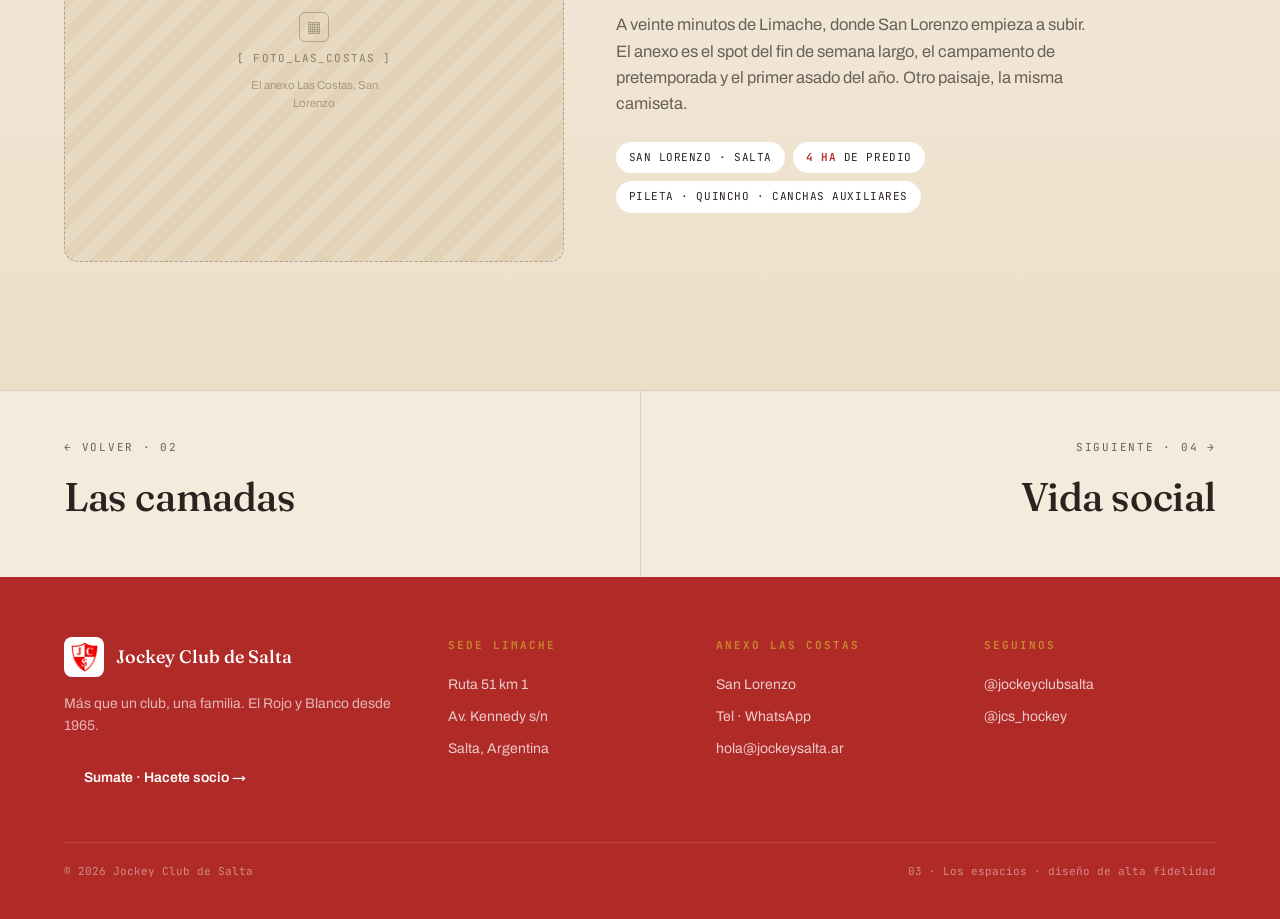
<file: espacios.html>
<!DOCTYPE html>
<html lang="es">
<head>
<meta charset="UTF-8" />
<meta name="viewport" content="width=device-width, initial-scale=1.0" />
<title>Jockey Club de Salta · Los espacios</title>
<meta name="description" content="Los espacios del Jockey Club de Salta: la Cancha 1, la casa roja, la Tribuna Fonzo y el anexo Las Costas." />
<meta name="theme-color" content="#B02A28" />
<link rel="icon" type="image/png" href="/assets/logo-jcs.png" />
<link rel="apple-touch-icon" href="/assets/logo-jcs.png" />
<link rel="canonical" href="https://jockeyclubsalta.vercel.app/espacios" />
<meta property="og:type" content="website" />
<meta property="og:site_name" content="Jockey Club de Salta" />
<meta property="og:title" content="Jockey Club de Salta · Los espacios" />
<meta property="og:description" content="Los espacios del Jockey Club de Salta: la Cancha 1, la casa roja, la Tribuna Fonzo y el anexo Las Costas." />
<meta property="og:image" content="https://jockeyclubsalta.vercel.app/assets/og-jockey.jpg" />
<meta property="og:url" content="https://jockeyclubsalta.vercel.app/espacios" />
<meta property="og:locale" content="es_AR" />
<meta name="twitter:card" content="summary_large_image" />
<link rel="preconnect" href="https://fonts.googleapis.com" />
<link rel="preconnect" href="https://fonts.gstatic.com" crossorigin />
<link href="https://fonts.googleapis.com/css2?family=Fraunces:ital,opsz,wght@0,9..144,300..900;1,9..144,300..900&family=Archivo:wght@300;400;500;600;700;800&family=JetBrains+Mono:wght@400;500&display=swap" rel="stylesheet" />
<script>document.documentElement.classList.add('js');</script>
<link rel="stylesheet" href="/css/base.css" />
<link rel="stylesheet" href="/css/pages/espacios.css" />
</head>
<body id="top">
<div class="progress" id="progress"></div>

<!-- ===== TOP NAV ===== -->
<header class="topbar" id="topbar">
  <a class="brand" href="/"><img src="/assets/logo-jcs.png" alt="Escudo JCS" /><b>JOCKEY CLUB DE SALTA</b><span class="tag">03 · Los espacios</span></a>
  <nav class="mainnav">
    <a href="/historia">Historia</a>
    <a href="/camadas">Camadas</a>
    <a class="active" href="/espacios">Espacios</a>
    <a href="/social">Vida social</a>
    <a href="/disciplinas">Disciplinas</a>
    <a href="/sentimiento">Sentimiento</a>
  </nav>
  <div class="nav-actions">
    <button class="icon-btn snd" id="snd" role="switch" aria-checked="false"><span class="eq"><i></i><i></i><i></i><i></i></span><span>Sonido</span></button>
    <button class="icon-btn menu-btn" id="openMenu" aria-label="Abrir menú"><span class="ham"><i></i><i></i><i></i></span></button>
  </div>
</header>

<!-- ===== OVERLAY MENU ===== -->
<div class="overlay" id="overlay" aria-hidden="true">
  <div class="overlay-top">
    <a class="brand" href="/"><img src="/assets/logo-jcs.png" alt="JCS" style="width:32px;height:32px" /><b>JOCKEY CLUB DE SALTA</b></a>
    <button class="close-btn" id="closeMenu">Cerrar ✕</button>
  </div>
  <div class="overlay-body">
    <a class="ov-item" href="/historia"><span class="idx">01</span><img class="thumb" src="/assets/plantel-m15.webp" alt="" /><span class="lab">Historia viva</span><span class="desc">1965 → hoy</span></a>
    <a class="ov-item" href="/camadas"><span class="idx">02</span><img class="thumb" src="/assets/festejo-titulo-m15.webp" alt="" /><span class="lab">Las camadas</span><span class="desc">La constelación</span></a>
    <a class="ov-item active" href="#"><span class="idx">03</span><img class="thumb" src="/assets/casa-club.webp" alt="" /><span class="lab">Los espacios</span><span class="desc">Cancha 1 · La casa roja</span></a>
    <a class="ov-item" href="/social"><span class="idx">04</span><img class="thumb" src="/assets/tercer-tiempo.webp" alt="" /><span class="lab">Vida social</span><span class="desc">El tercer tiempo</span></a>
    <a class="ov-item" href="/disciplinas"><span class="idx">05</span><img class="thumb" src="/assets/golf.webp" alt="" /><span class="lab">Disciplinas</span><span class="desc">Seis deportes</span></a>
    <a class="ov-item" href="/sentimiento"><span class="idx">06</span><img class="thumb" src="/assets/banderazo.webp" alt="" /><span class="lab">Sentir el Rojo</span><span class="desc">La experiencia</span></a>
  </div>
</div>

<!-- ===== HERO ===== -->
<section class="phero" data-screen-label="Espacios · Hero">
  <div class="wrap">
    <div class="eye">03 · El mapa íntimo</div>
    <h1>Los <em>espacios.</em></h1>
    <p class="sub">No son canchas. Son frases del club. La Cancha 1 que aprieta el pecho, la tribuna que se llama como un fundador, la casa roja donde el partido sigue de otra forma. Bajá a recorrerlas.</p>
    <div class="meta">
      <span><b>Limache</b> · Sede principal</span>
      <span><b>Las Costas</b> · Anexo</span>
      <span><b>+30 ha</b> · de predio</span>
    </div>

    <!-- mini schema -->
    <div class="map">
      <div class="ml">
        <h3>El predio · una vista de pájaro</h3>
        <p>La sede de Limache se organiza alrededor de la Cancha 1 y la casa roja. Hockey, tenis y golf rodean el corazón. Las Costas extiende la familia al cerro.</p>
        <div class="legend">
          <span><i style="background:var(--rojo)"></i>Núcleo</span>
          <span><i style="background:var(--ocre)"></i>Tenis · Hockey</span>
          <span><i style="background:#7d8d52"></i>Golf · Verde</span>
        </div>
      </div>
      <div class="schema" aria-label="Esquema del predio">
        <svg viewBox="0 0 160 100" preserveAspectRatio="none">
          <rect x="2" y="2" width="156" height="96" fill="none" stroke="rgba(42,35,32,.12)" stroke-dasharray="3 3"/>
          <ellipse cx="105" cy="50" rx="22" ry="14" fill="rgba(125,141,82,.18)" stroke="rgba(125,141,82,.4)"/>
        </svg>
        <span class="nd" style="left:50%;top:48%"></span>
        <span class="node" style="left:50%;top:62%">Cancha 1</span>
        <span class="nd" style="left:38%;top:36%"></span>
        <span class="node" style="left:38%;top:25%">Tribuna Fonzo</span>
        <span class="nd" style="left:60%;top:34%"></span>
        <span class="node" style="left:60%;top:22%">Casa roja</span>
        <span class="nd" style="left:25%;top:62%"></span>
        <span class="node" style="left:25%;top:73%">Hockey</span>
        <span class="nd" style="left:24%;top:42%"></span>
        <span class="node" style="left:24%;top:51%">Tenis (×9)</span>
        <span class="nd" style="left:105%;top:50%;background:#7d8d52;box-shadow:0 0 0 3px rgba(125,141,82,.18)"></span>
        <span class="node" style="left:88%;top:60%">Golf · 18</span>
      </div>
    </div>
  </div>
</section>

<!-- ===== CANCHA 1 (3D SLOT READY) ===== -->
<section class="cancha1" data-screen-label="Espacios · Cancha 1">
  <div class="wrap">
    <div class="c1-head">
      <div class="nr">01</div>
      <div>
        <div class="eye">El núcleo del deseo</div>
        <h2>La <em>Cancha 1.</em></h2>
      </div>
    </div>

    <!-- 3D-ready slot: the picture today, the Gaussian splat / 360° tomorrow -->
    <div class="slot3d" data-slot-3d="cancha1" aria-label="Cancha 1, slot listo para visor 3D">
      <img src="/assets/banderazo.webp" alt="Cancha 1 con la tribuna y el banderazo" />
      <div class="slot3d-badge"><span class="dot"></span>Próximamente · Visor 3D</div>
      <div class="slot3d-caption">Cancha 1 · banderazo</div>
    </div>

    <div class="c1-body">
      <div>
        <p><em>Acá pasan las cosas.</em> No hay otra forma de decirlo. La Cancha 1 es el lugar donde se gritan los try, se cantan los himnos, se prende la bengala y se llora el ascenso. El resto del predio existe para que esta cancha exista.</p>
        <p>Está orientada para mirar el cerro. Tiene la tribuna fundacional pegada al lateral oeste y el banderazo histórico se hace siempre desde el mismo punto. Si el club fuera una casa, esta sería el living.</p>
      </div>
      <div class="c1-stats">
        <h4>Ficha · Cancha 1</h4>
        <dl>
          <dt>Dimensiones</dt><dd>100 × 70 m</dd>
          <dt>Capacidad tribuna</dt><dd>~2.400</dd>
          <dt>Iluminación</dt><dd>4 torres · LED</dd>
          <dt>Orientación</dt><dd>N-S</dd>
          <dt>Slot 3D</dt><dd>Listo · Fase E</dd>
        </dl>
      </div>
    </div>
  </div>
</section>

<!-- ===== PLACES ===== -->
<section class="places" data-screen-label="Espacios · Recorrido">
  <div class="wrap">

    <!-- Tribuna Fonzo -->
    <article class="place reveal">
      <div class="pmedia">
        <div class="ph"><div class="ic">▦</div><div class="tag">[ FOTO_TRIBUNA_FONZO ]</div><div class="hint">La tribuna histórica con el nombre de don Fonzo</div></div>
      </div>
      <div class="pinfo">
        <div class="num">02 · Memoria fundacional</div>
        <h2>La <em>Tribuna Fonzo.</em></h2>
        <p>Lleva el nombre del fundador y mira de frente al try. Las tablas crujen igual desde hace décadas, y los socios más viejos te dicen exactamente en qué fila vieron qué partido. Es el primer lugar donde un pibe entiende qué significa "ser del Jockey".</p>
        <div class="data">
          <span><b>240</b> asientos</span>
          <span>Madera · estructura original</span>
          <span>1972 · ampliación</span>
        </div>
      </div>
    </article>

    <!-- Casa roja / Quincho -->
    <article class="place flip reveal">
      <div class="pmedia">
        <div class="frame"><img src="/assets/casa-club.webp" alt="La casa roja con la torre de piedra" /><div class="cap">La casa club · torre de piedra y el escudo</div></div>
      </div>
      <div class="pinfo">
        <div class="num">03 · El tercer tiempo</div>
        <h2>La <em>casa roja.</em></h2>
        <p>Quincho, bar, vestuario, escudo en el frente y la torre de piedra que mira al predio entero. El edificio que el club levantó con sus propios socios: cada ladrillo tiene una rifa atrás.</p>
        <p>Acá el partido termina y empieza otra cosa: el tercer tiempo. La cerveza tibia, el asado, el himno medio desafinado. Y la mesa con los que ya jugaron y los que recién empiezan, sentados juntos.</p>
        <div class="data">
          <span><b>2</b> niveles</span>
          <span>Quincho · 180 personas</span>
          <span>Bar · todos los días</span>
        </div>
      </div>
    </article>

    <!-- Hockey + Tenis (paired) -->
    <article class="place reveal">
      <div class="pmedia">
        <div class="frame wide"><img src="/assets/hockey-ronda.webp" alt="El plantel de hockey en la cancha sintética" loading="lazy" /><div class="cap">El hockey en las canchas sintéticas</div></div>
      </div>
      <div class="pinfo">
        <div class="num">04 · El corazón femenino</div>
        <h2>Hockey y <em>tenis.</em></h2>
        <p>Dos canchas de hockey de césped sintético — donde el equipo femenino acumula títulos provinciales — y nueve canchas de tenis (cinco de polvo de ladrillo, cuatro rápidas) que ven amanecer cada sábado.</p>
        <div class="data">
          <span><b>2</b> hockey · sintético</span>
          <span><b>9</b> tenis</span>
          <span>Escuela · todas las edades</span>
        </div>
      </div>
    </article>

    <!-- Golf -->
    <article class="place flip reveal">
      <div class="pmedia">
        <div class="frame"><img src="/assets/golf.webp" alt="Cancha de golf con cerro de fondo" /><div class="cap">Hoyo con vista al cerro</div></div>
      </div>
      <div class="pinfo">
        <div class="num">05 · El verde lento</div>
        <h2>El <em>golf.</em></h2>
        <p>Dieciocho hoyos, una laguna y el cerro a la distancia. Es el espacio del tiempo largo: cinco horas de juego que terminan en el quincho. Acá vienen los que no quieren correr más y los que sí.</p>
        <div class="data">
          <span><b>18</b> hoyos · par 72</span>
          <span>Laguna · hoyo 14</span>
          <span>Driving · 280 m</span>
        </div>
      </div>
    </article>

  </div>
</section>

<!-- ===== STATS BAND ===== -->
<section class="band" data-screen-label="Espacios · Instalaciones">
  <div class="wrap">
    <div class="head">
      <div>
        <div class="lab">Instalaciones · capa de datos</div>
        <h3 class="reveal d1">Todo lo que la cancha <em>no muestra.</em></h3>
      </div>
      <p class="muted" style="max-width:32ch;color:var(--tinta-60);font-size:14.5px">La parte fría: cuántas canchas, cuántos hoyos, cuántos vestuarios. Para que sepas con qué cuenta el club.</p>
    </div>
    <div class="stats">
      <div class="stat"><div class="n">1</div><div class="l">Cancha 1</div><div class="x">Rugby · 100×70m</div></div>
      <div class="stat"><div class="n">9</div><div class="l">Canchas tenis</div><div class="x">5 polvo · 4 rápidas</div></div>
      <div class="stat"><div class="n">2</div><div class="l">Canchas hockey</div><div class="x">Sintético</div></div>
      <div class="stat"><div class="n">18</div><div class="l">Hoyos golf</div><div class="x">Par 72</div></div>
      <div class="stat"><div class="n">4</div><div class="l">Squash</div><div class="x">Indoor</div></div>
      <div class="stat"><div class="n">1</div><div class="l">Hipoterapia</div><div class="x">Picadero techado</div></div>
    </div>
  </div>
</section>

<!-- ===== ANEXO LAS COSTAS ===== -->
<section class="anexo" data-screen-label="Espacios · Las Costas">
  <div class="wrap">
    <div class="anexo-grid">
      <div class="pmedia">
        <div class="ph wide"><div class="ic">▦</div><div class="tag">[ FOTO_LAS_COSTAS ]</div><div class="hint">El anexo Las Costas, San Lorenzo</div></div>
      </div>
      <div class="pinfo">
        <div class="num">06 · El club en el cerro</div>
        <h2>Anexo <em>Las Costas.</em></h2>
        <p>A veinte minutos de Limache, donde San Lorenzo empieza a subir. El anexo es el spot del fin de semana largo, el campamento de pretemporada y el primer asado del año. Otro paisaje, la misma camiseta.</p>
        <div class="data">
          <span>San Lorenzo · Salta</span>
          <span><b>4 ha</b> de predio</span>
          <span>Pileta · quincho · canchas auxiliares</span>
        </div>
      </div>
    </div>
  </div>
</section>

<!-- ===== PAGER ===== -->
<nav class="pager">
  <a href="/camadas"><span class="dir">← Volver · 02</span><span class="ttl">Las camadas</span></a>
  <a class="next" href="/social"><span class="dir">Siguiente · 04 →</span><span class="ttl">Vida social</span></a>
</nav>

<!-- ===== FOOTER ===== -->
<footer class="foot">
  <div class="wrap">
    <div class="foot-grid">
      <div>
        <div class="lg"><img src="/assets/logo-jcs.png" alt="JCS" /><b>Jockey Club de Salta</b></div>
        <p>Más que un club, una familia. El Rojo y Blanco desde 1965.</p>
        <a class="cta" href="#">Sumate · Hacete socio →</a>
      </div>
      <div><h5>Sede Limache</h5><ul><li>Ruta 51 km 1</li><li>Av. Kennedy s/n</li><li>Salta, Argentina</li></ul></div>
      <div><h5>Anexo Las Costas</h5><ul><li>San Lorenzo</li><li>Tel · WhatsApp</li><li>hola@jockeysalta.ar</li></ul></div>
      <div><h5>Seguinos</h5><ul><li><a href="#">@jockeyclubsalta</a></li><li><a href="#">@jcs_hockey</a></li></ul></div>
    </div>
    <div class="copy"><span>© 2026 Jockey Club de Salta</span><span>03 · Los espacios · diseño de alta fidelidad</span></div>
  </div>
</footer>

<script src="/js/site.js" defer></script>
<script src="/js/pages/espacios.js" defer></script>
</body>
</html>
</file>
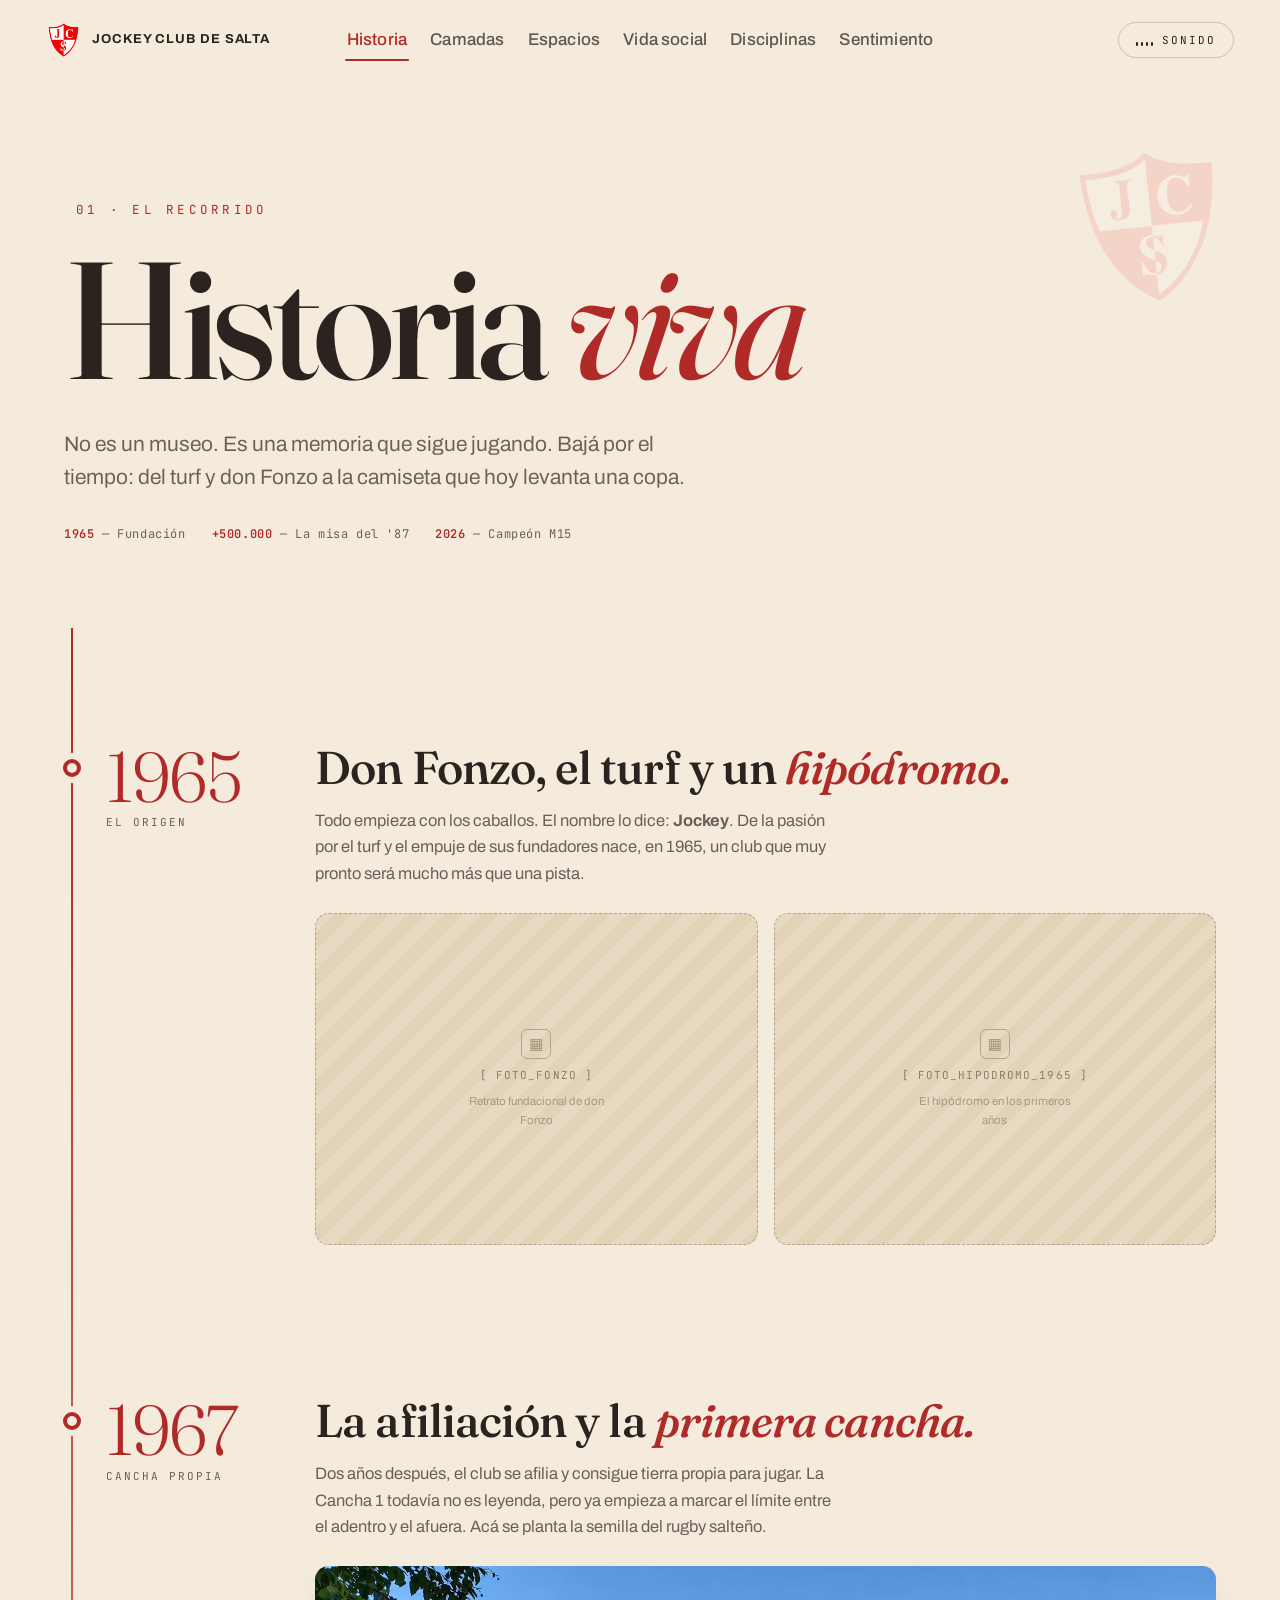
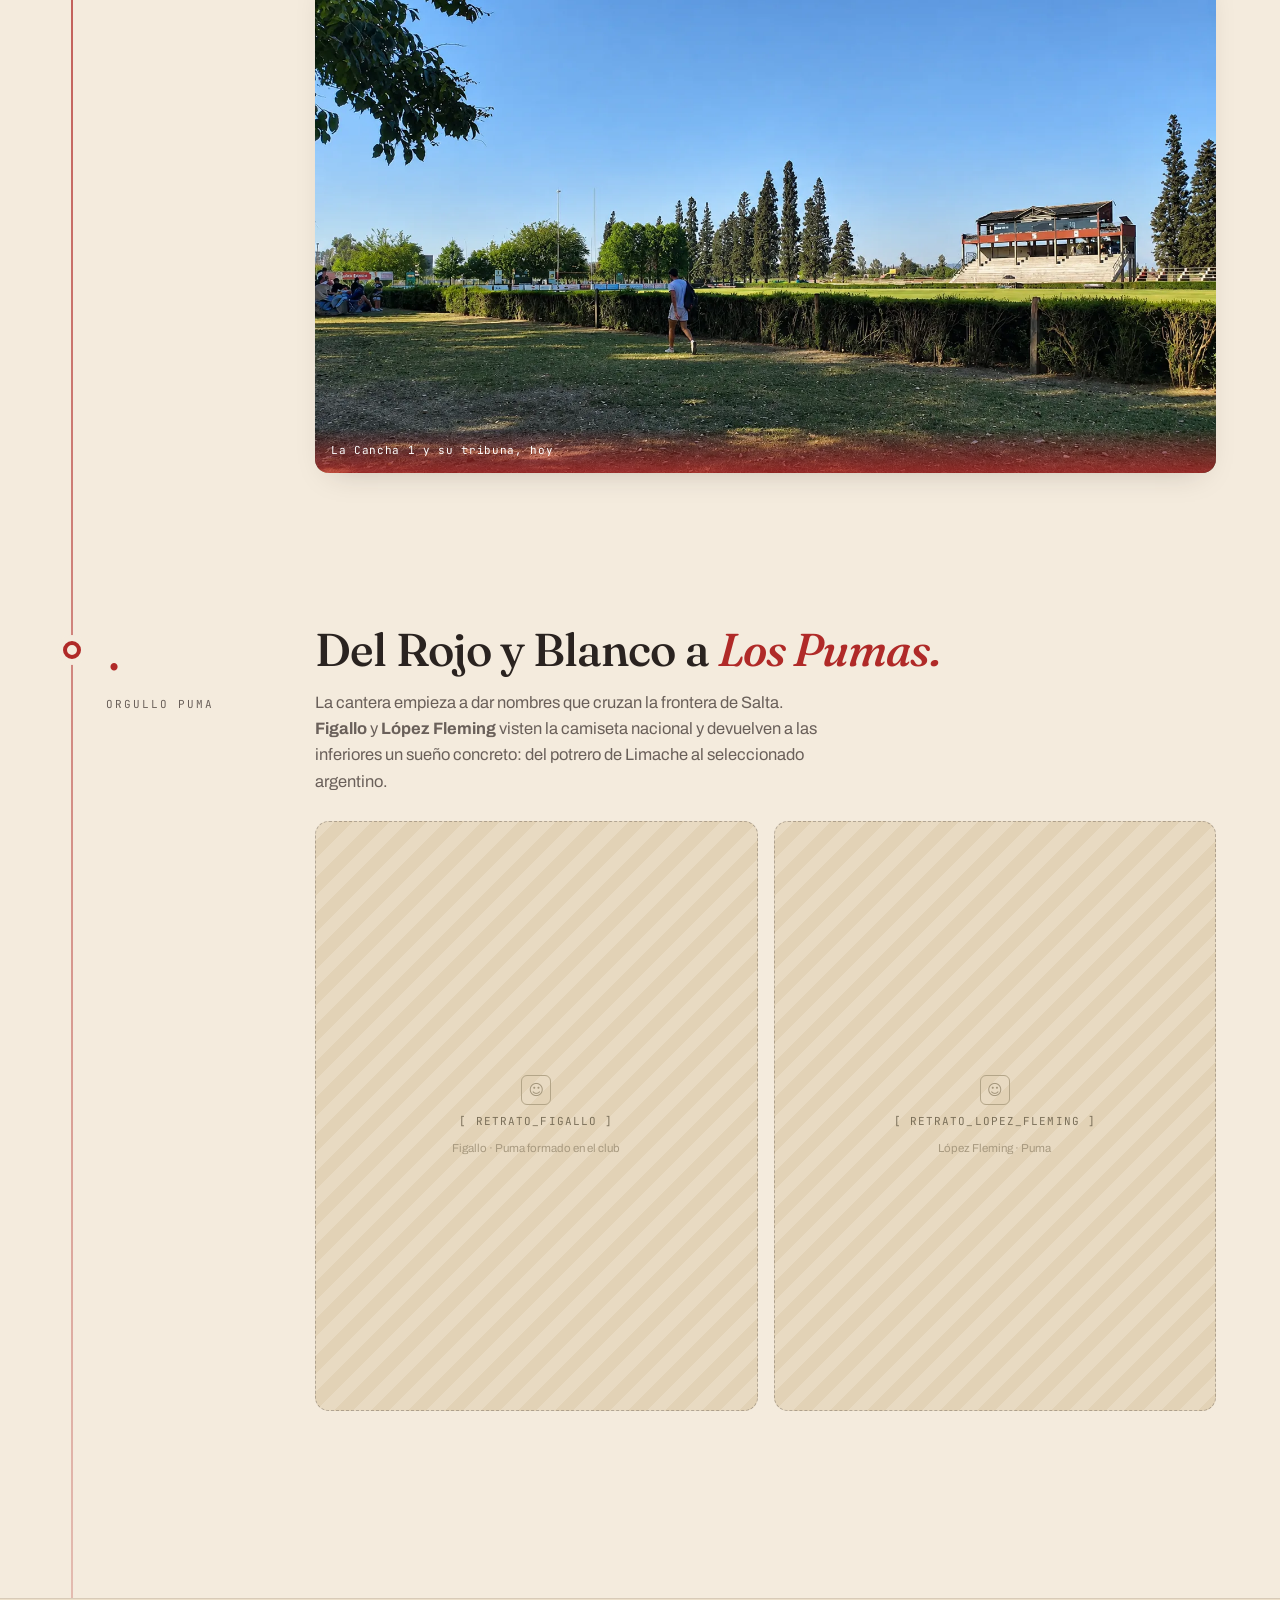
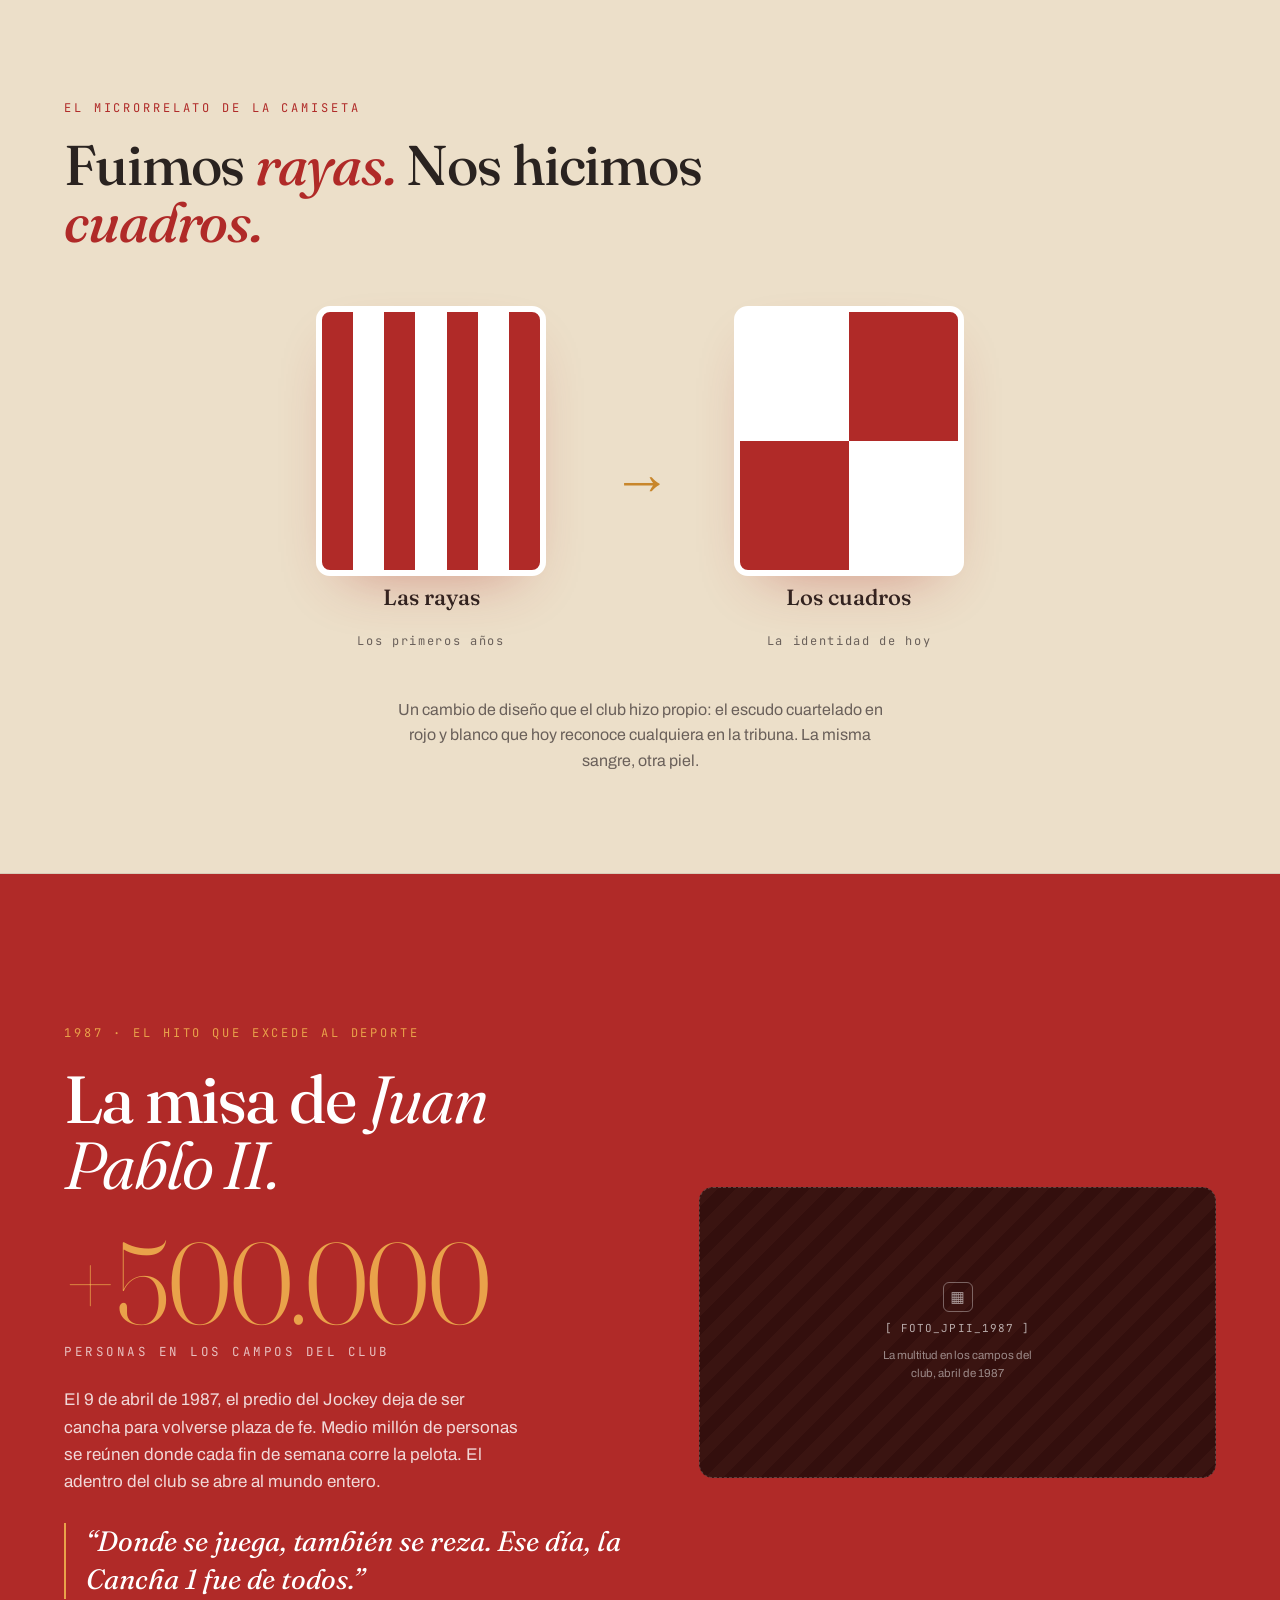
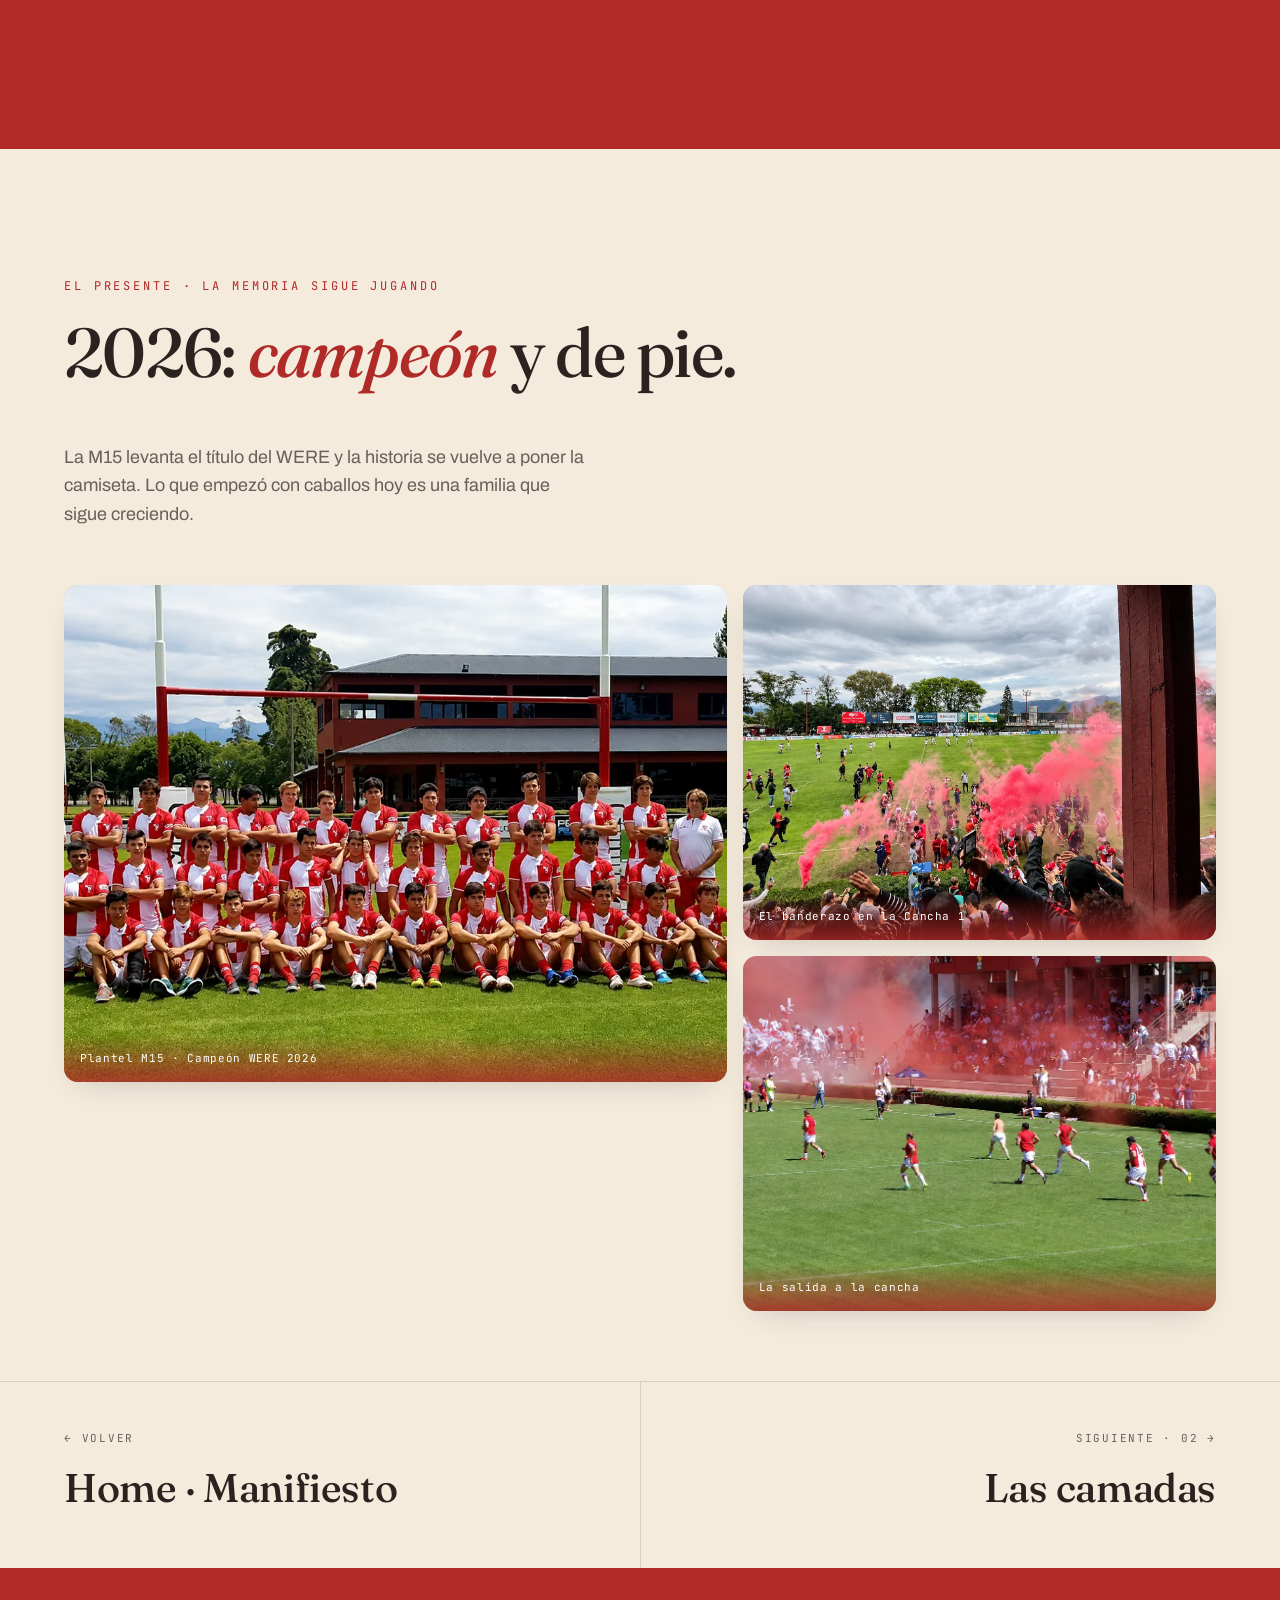
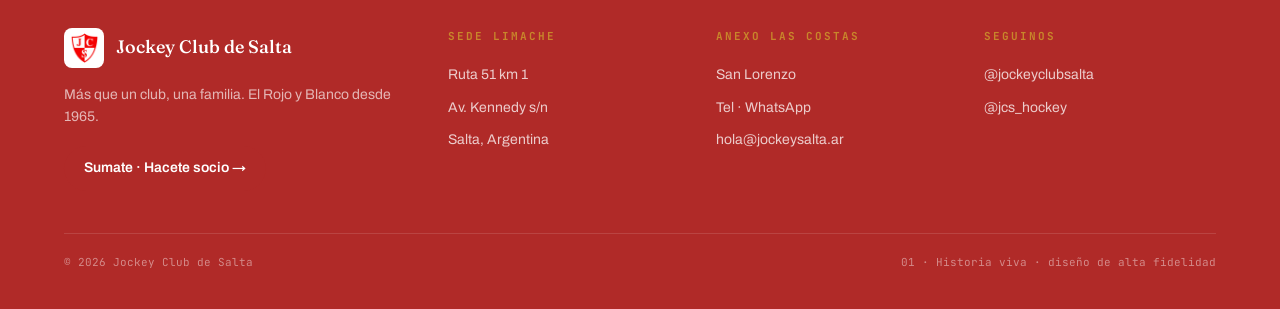
<file: historia.html>
<!DOCTYPE html>
<html lang="es">
<head>
<meta charset="UTF-8" />
<meta name="viewport" content="width=device-width, initial-scale=1.0" />
<title>Jockey Club de Salta · Historia viva</title>
<meta name="description" content="La historia viva del Jockey Club de Salta: de don Fonzo y el turf en 1965 a campeón WERE M15 en 2026." />
<meta name="theme-color" content="#B02A28" />
<link rel="icon" type="image/png" href="/assets/logo-jcs.png" />
<link rel="apple-touch-icon" href="/assets/logo-jcs.png" />
<link rel="canonical" href="https://jockeyclubsalta.vercel.app/historia" />
<meta property="og:type" content="website" />
<meta property="og:site_name" content="Jockey Club de Salta" />
<meta property="og:title" content="Jockey Club de Salta · Historia viva" />
<meta property="og:description" content="La historia viva del Jockey Club de Salta: de don Fonzo y el turf en 1965 a campeón WERE M15 en 2026." />
<meta property="og:image" content="https://jockeyclubsalta.vercel.app/assets/og-jockey.jpg" />
<meta property="og:url" content="https://jockeyclubsalta.vercel.app/historia" />
<meta property="og:locale" content="es_AR" />
<meta name="twitter:card" content="summary_large_image" />
<link rel="preconnect" href="https://fonts.googleapis.com" />
<link rel="preconnect" href="https://fonts.gstatic.com" crossorigin />
<link href="https://fonts.googleapis.com/css2?family=Fraunces:ital,opsz,wght@0,9..144,300..900;1,9..144,300..900&family=Archivo:wght@300;400;500;600;700;800&family=JetBrains+Mono:wght@400;500&display=swap" rel="stylesheet" />
<script>document.documentElement.classList.add('js');</script>
<link rel="stylesheet" href="/css/base.css" />
<link rel="stylesheet" href="/css/pages/historia.css" />
</head>
<body id="top">
<div class="progress" id="progress"></div>

<!-- ===== TOP NAV ===== -->
<header class="topbar" id="topbar">
  <a class="brand" href="/"><img src="/assets/logo-jcs.png" alt="Escudo JCS" /><b>JOCKEY CLUB DE SALTA</b><span class="tag">01 · Historia viva</span></a>
  <nav class="mainnav">
    <a class="active" href="/historia">Historia</a>
    <a href="/camadas">Camadas</a>
    <a href="/espacios">Espacios</a>
    <a href="/social">Vida social</a>
    <a href="/disciplinas">Disciplinas</a>
    <a href="/sentimiento">Sentimiento</a>
  </nav>
  <div class="nav-actions">
    <button class="icon-btn snd" id="snd" role="switch" aria-checked="false"><span class="eq"><i></i><i></i><i></i><i></i></span><span>Sonido</span></button>
    <button class="icon-btn menu-btn" id="openMenu" aria-label="Abrir menú"><span class="ham"><i></i><i></i><i></i></span></button>
  </div>
</header>

<!-- ===== OVERLAY MENU ===== -->
<div class="overlay" id="overlay" aria-hidden="true">
  <div class="overlay-top">
    <a class="brand" href="/"><img src="/assets/logo-jcs.png" alt="JCS" style="width:32px;height:32px" /><b>JOCKEY CLUB DE SALTA</b></a>
    <button class="close-btn" id="closeMenu">Cerrar ✕</button>
  </div>
  <div class="overlay-body">
    <a class="ov-item active" href="/historia"><span class="idx">01</span><img class="thumb" src="/assets/plantel-m15.webp" alt="" /><span class="lab">Historia viva</span><span class="desc">1965 → hoy</span></a>
    <a class="ov-item" href="/camadas"><span class="idx">02</span><img class="thumb" src="/assets/festejo-titulo-m15.webp" alt="" /><span class="lab">Las camadas</span><span class="desc">La constelación</span></a>
    <a class="ov-item" href="/espacios"><span class="idx">03</span><img class="thumb" src="/assets/casa-club.webp" alt="" /><span class="lab">Los espacios</span><span class="desc">Cancha 1 · La casa roja</span></a>
    <a class="ov-item" href="/social"><span class="idx">04</span><img class="thumb" src="/assets/tercer-tiempo.webp" alt="" /><span class="lab">Vida social</span><span class="desc">El tercer tiempo</span></a>
    <a class="ov-item" href="/disciplinas"><span class="idx">05</span><img class="thumb" src="/assets/golf.webp" alt="" /><span class="lab">Disciplinas</span><span class="desc">Seis deportes</span></a>
    <a class="ov-item" href="/sentimiento"><span class="idx">06</span><img class="thumb" src="/assets/banderazo.webp" alt="" /><span class="lab">Sentir el Rojo</span><span class="desc">La experiencia</span></a>
  </div>
</div>

<!-- ===== PAGE HERO ===== -->
<section class="phero" data-screen-label="Historia · Hero">
  <img class="phero-deco" src="/assets/logo-jcs.png" alt="" />
  <div class="wrap">
    <div class="kworld kword"><span style="font-family:'JetBrains Mono';font-size:12.5px;letter-spacing:.26em;text-transform:uppercase;color:var(--rojo)">01 · El recorrido</span></div>
    <h1>Historia <em>viva</em></h1>
    <p class="sub">No es un museo. Es una memoria que sigue jugando. Bajá por el tiempo: del turf y don Fonzo a la camiseta que hoy levanta una copa.</p>
    <div class="meta">
      <span><b>1965</b> — Fundación</span>
      <span><b>+500.000</b> — La misa del '87</span>
      <span><b>2026</b> — Campeón M15</span>
    </div>
  </div>
</section>

<!-- ===== TIMELINE ===== -->
<section class="timeline" data-screen-label="Historia · Línea de tiempo">
  <div class="spine"></div>
  <div class="wrap">

    <!-- 1965 -->
    <div class="hito">
      <div class="marker"><div class="dot"></div><div class="yr">1965<small>El origen</small></div></div>
      <div class="content">
        <h2>Don Fonzo, el turf y un <em>hipódromo.</em></h2>
        <p>Todo empieza con los caballos. El nombre lo dice: <strong>Jockey</strong>. De la pasión por el turf y el empuje de sus fundadores nace, en 1965, un club que muy pronto será mucho más que una pista.</p>
        <div class="media two">
          <div class="ph"><div class="ic">▦</div><div class="tag">[ FOTO_FONZO ]</div><div class="hint">Retrato fundacional de don Fonzo</div></div>
          <div class="ph"><div class="ic">▦</div><div class="tag">[ FOTO_HIPODROMO_1965 ]</div><div class="hint">El hipódromo en los primeros años</div></div>
        </div>
      </div>
    </div>

    <!-- 1967 -->
    <div class="hito">
      <div class="marker"><div class="dot"></div><div class="yr">1967<small>Cancha propia</small></div></div>
      <div class="content">
        <h2>La afiliación y la <em>primera cancha.</em></h2>
        <p>Dos años después, el club se afilia y consigue tierra propia para jugar. La Cancha 1 todavía no es leyenda, pero ya empieza a marcar el límite entre el adentro y el afuera. Acá se planta la semilla del rugby salteño.</p>
        <div class="media">
          <div class="frame wide"><img src="/assets/tribuna.webp" alt="La cancha y la tribuna" /><div class="cap">La Cancha 1 y su tribuna, hoy</div></div>
        </div>
      </div>
    </div>

    <!-- PUMAS -->
    <div class="hito">
      <div class="marker"><div class="dot"></div><div class="yr">·<small>Orgullo Puma</small></div></div>
      <div class="content">
        <h2>Del Rojo y Blanco a <em>Los Pumas.</em></h2>
        <p>La cantera empieza a dar nombres que cruzan la frontera de Salta. <strong>Figallo</strong> y <strong>López Fleming</strong> visten la camiseta nacional y devuelven a las inferiores un sueño concreto: del potrero de Limache al seleccionado argentino.</p>
        <div class="pumas">
          <div class="ph tall"><div class="ic">☺</div><div class="tag">[ RETRATO_FIGALLO ]</div><div class="hint">Figallo · Puma formado en el club</div></div>
          <div class="ph tall"><div class="ic">☺</div><div class="tag">[ RETRATO_LOPEZ_FLEMING ]</div><div class="hint">López Fleming · Puma</div></div>
        </div>
      </div>
    </div>

  </div>
</section>

<!-- ===== INTERLUDE rayas -> cuadros ===== -->
<section class="interlude" data-screen-label="Historia · La camiseta">
  <div class="wrap">
    <div class="eye reveal">El microrrelato de la camiseta</div>
    <h2 class="reveal d1">Fuimos <em>rayas.</em> Nos hicimos <em>cuadros.</em></h2>
    <div class="jerseys reveal d1">
      <div class="jersey"><div class="swatch rayas"></div><div class="nm">Las rayas</div><div class="yr">Los primeros años</div></div>
      <div class="arrow">→</div>
      <div class="jersey"><div class="swatch cuadros"></div><div class="nm">Los cuadros</div><div class="yr">La identidad de hoy</div></div>
    </div>
    <p class="note reveal d2">Un cambio de diseño que el club hizo propio: el escudo cuartelado en rojo y blanco que hoy reconoce cualquiera en la tribuna. La misma sangre, otra piel.</p>
  </div>
</section>

<!-- ===== JPII 1987 ===== -->
<section class="jpii" data-screen-label="Historia · Misa JPII 1987">
  <div class="wrap">
    <div class="eye reveal">1987 · El hito que excede al deporte</div>
    <div class="jpii-grid">
      <div>
        <h2 class="reveal d1">La misa de <em>Juan Pablo II.</em></h2>
        <div class="big reveal d1">+500.000</div>
        <div class="biglab reveal d2">personas en los campos del club</div>
        <p class="reveal d2">El 9 de abril de 1987, el predio del Jockey deja de ser cancha para volverse plaza de fe. Medio millón de personas se reúnen donde cada fin de semana corre la pelota. El adentro del club se abre al mundo entero.</p>
        <div class="quote reveal d2">“Donde se juega, también se reza. Ese día, la Cancha 1 fue de todos.”</div>
      </div>
      <div>
        <div class="ph wide"><div class="ic">▦</div><div class="tag">[ FOTO_JPII_1987 ]</div><div class="hint">La multitud en los campos del club, abril de 1987</div></div>
      </div>
    </div>
  </div>
</section>

<!-- ===== PRESENT 2026 ===== -->
<section class="present" data-screen-label="Historia · Presente 2026">
  <div class="wrap">
    <div class="eye reveal">El presente · La memoria sigue jugando</div>
    <h2 class="reveal d1">2026: <em>campeón</em> y de pie.</h2>
    <p class="lede reveal d1">La M15 levanta el título del WERE y la historia se vuelve a poner la camiseta. Lo que empezó con caballos hoy es una familia que sigue creciendo.</p>
    <div class="gal">
      <div class="frame"><img src="/assets/plantel-m15.webp" alt="Plantel M15 campeón frente a la casa club" /><div class="cap">Plantel M15 · Campeón WERE 2026</div></div>
      <div class="col">
        <div class="frame"><img src="/assets/banderazo.webp" alt="Banderazo en la Cancha 1" /><div class="cap">El banderazo en la Cancha 1</div></div>
        <div class="frame"><img src="/assets/salida-plantel.webp" alt="La salida del plantel entre humo rojo" /><div class="cap">La salida a la cancha</div></div>
      </div>
    </div>
  </div>
</section>

<!-- ===== PAGER ===== -->
<nav class="pager">
  <a href="/"><span class="dir">← Volver</span><span class="ttl">Home · Manifiesto</span></a>
  <a class="next" href="/camadas"><span class="dir">Siguiente · 02 →</span><span class="ttl">Las camadas</span></a>
</nav>

<!-- ===== FOOTER ===== -->
<footer class="foot">
  <div class="wrap">
    <div class="foot-grid">
      <div>
        <div class="lg"><img src="/assets/logo-jcs.png" alt="JCS" /><b>Jockey Club de Salta</b></div>
        <p>Más que un club, una familia. El Rojo y Blanco desde 1965.</p>
        <a class="cta" href="#">Sumate · Hacete socio →</a>
      </div>
      <div><h5>Sede Limache</h5><ul><li>Ruta 51 km 1</li><li>Av. Kennedy s/n</li><li>Salta, Argentina</li></ul></div>
      <div><h5>Anexo Las Costas</h5><ul><li>San Lorenzo</li><li>Tel · WhatsApp</li><li>hola@jockeysalta.ar</li></ul></div>
      <div><h5>Seguinos</h5><ul><li><a href="#">@jockeyclubsalta</a></li><li><a href="#">@jcs_hockey</a></li></ul></div>
    </div>
    <div class="copy"><span>© 2026 Jockey Club de Salta</span><span>01 · Historia viva · diseño de alta fidelidad</span></div>
  </div>
</footer>

<script src="/js/site.js" defer></script>
</body>
</html>
</file>
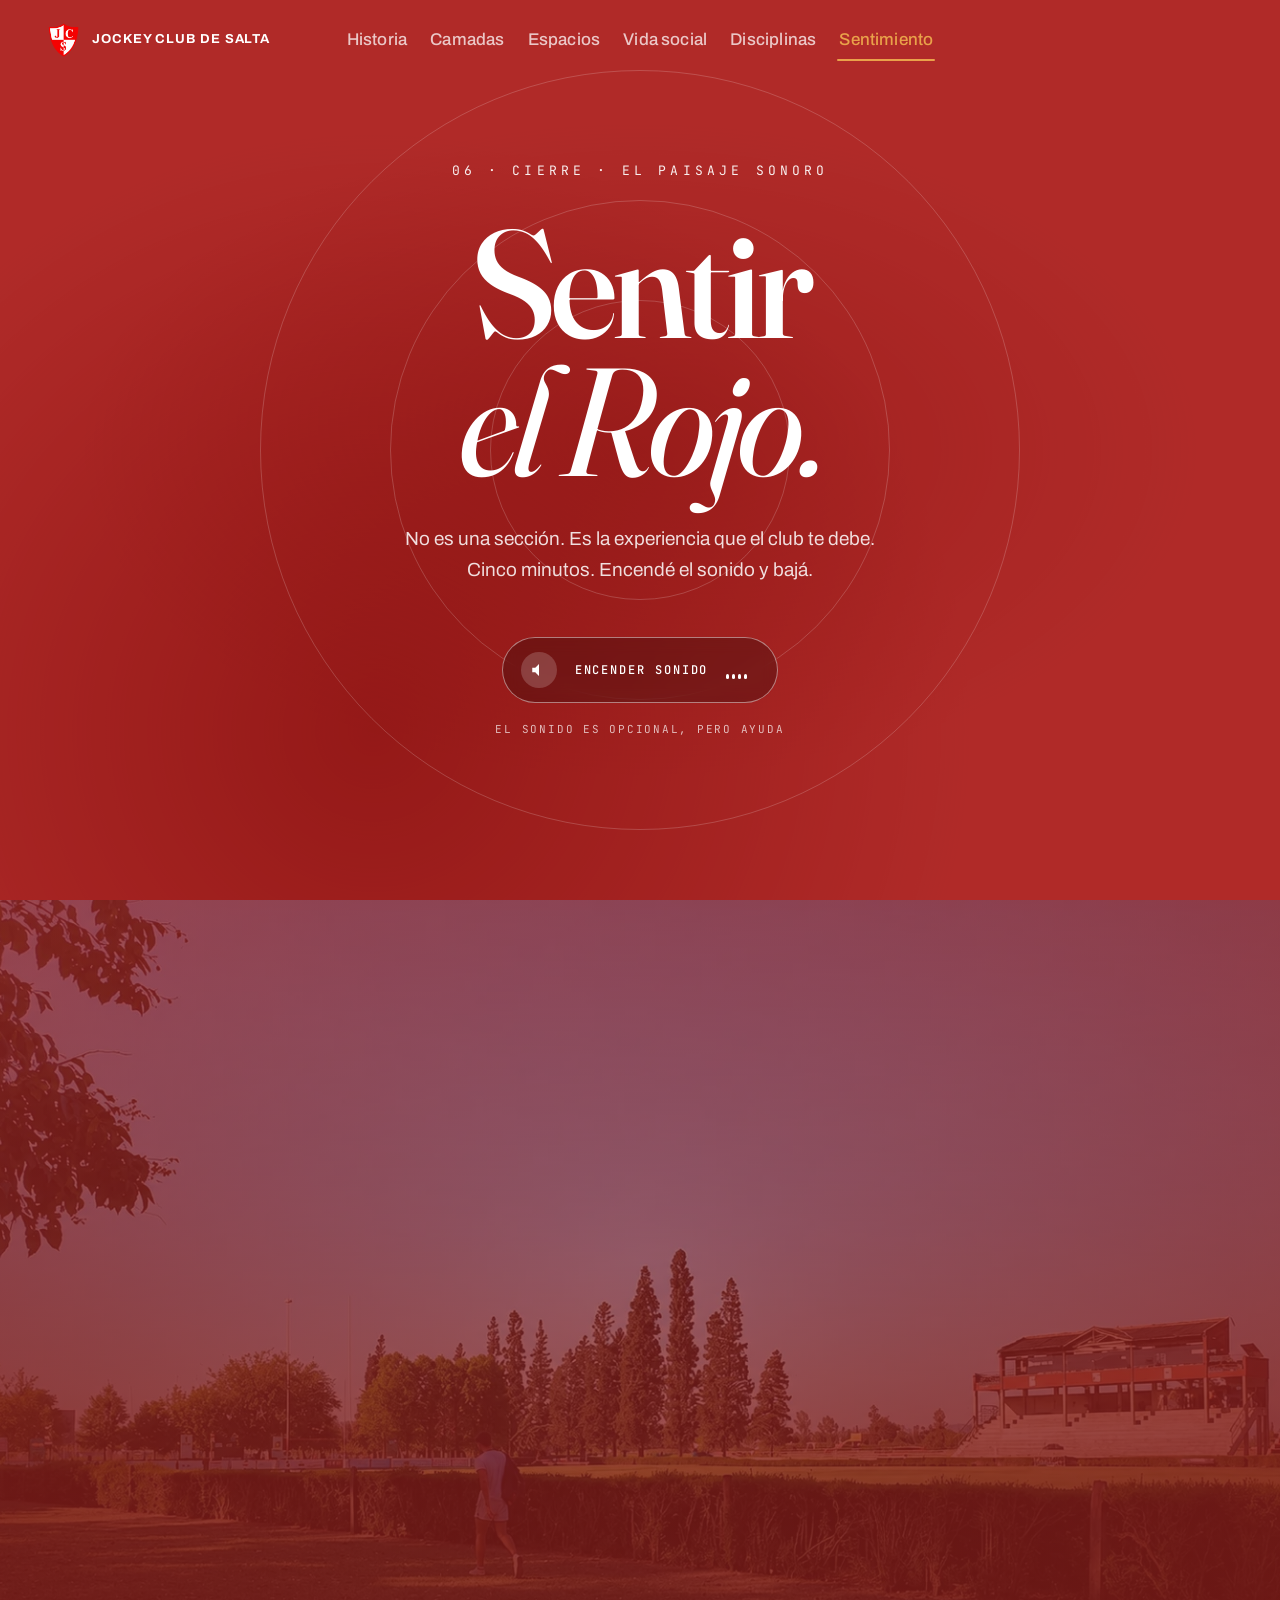
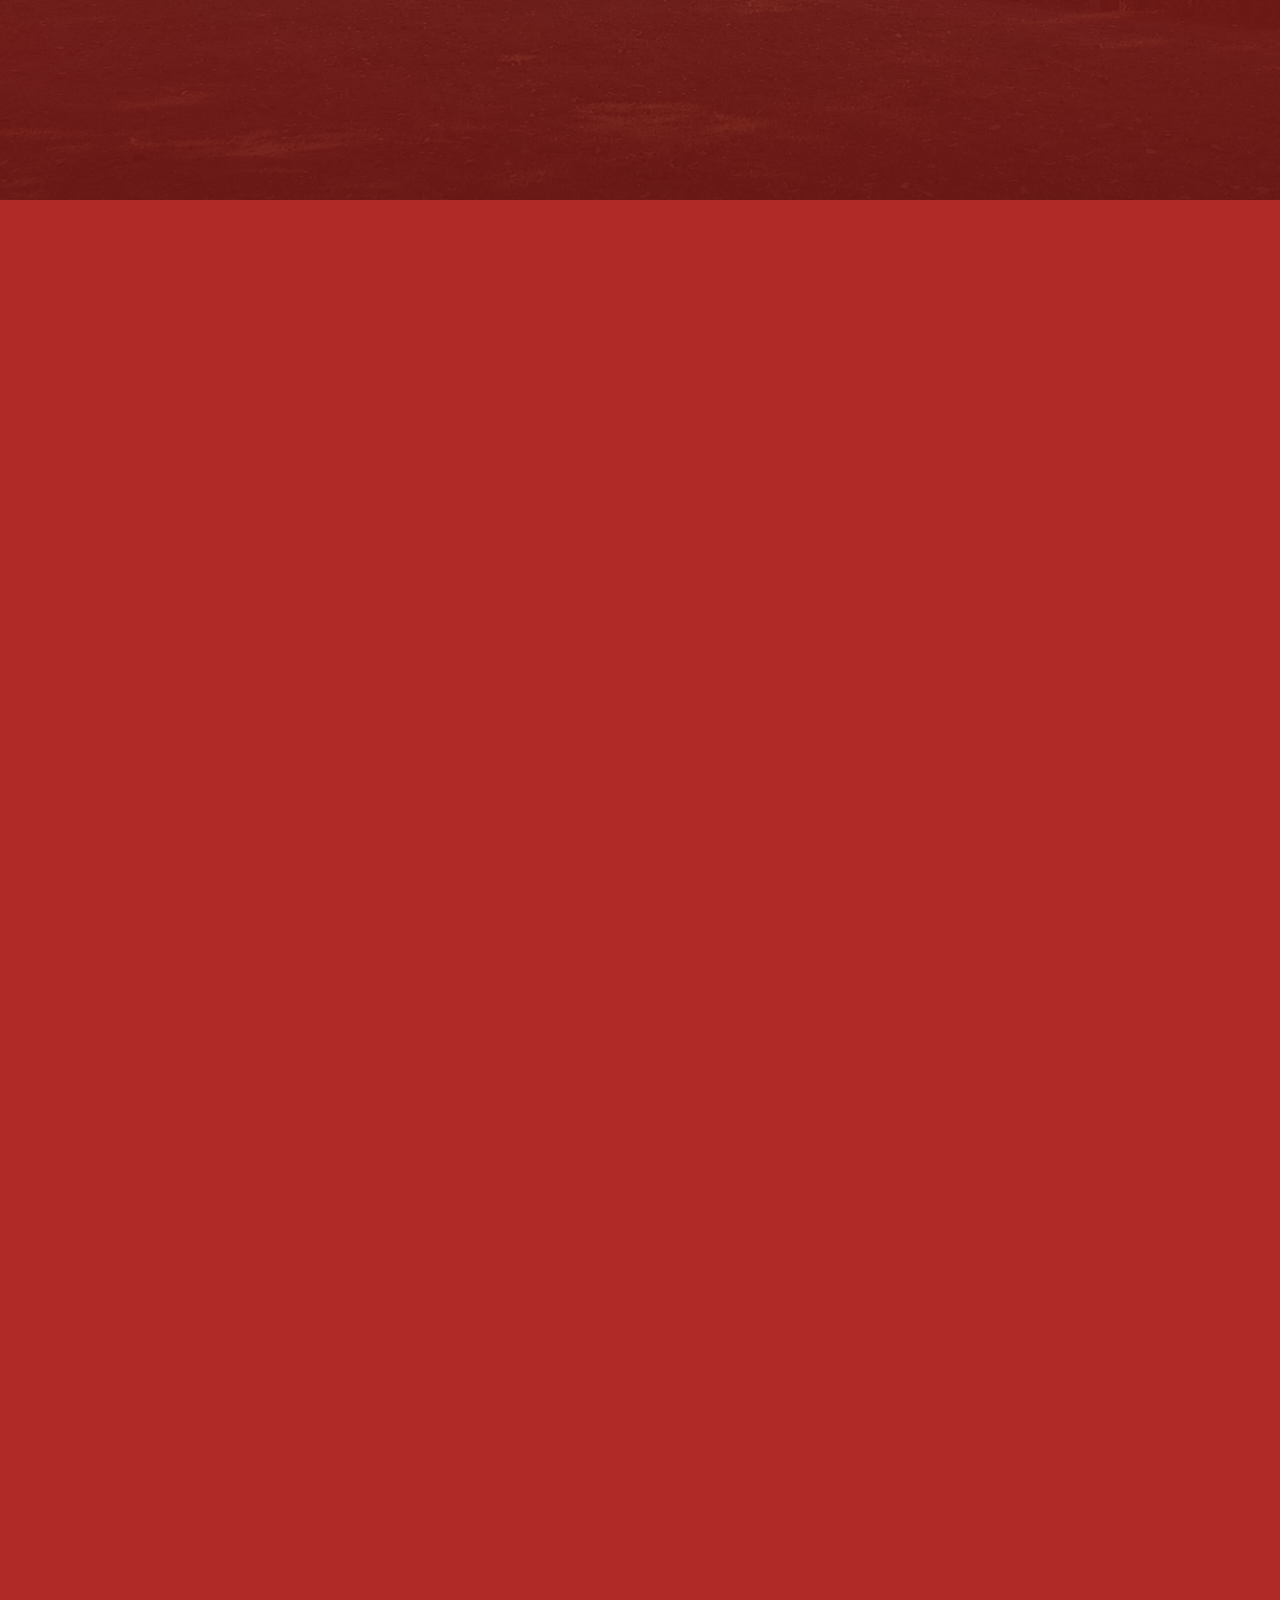
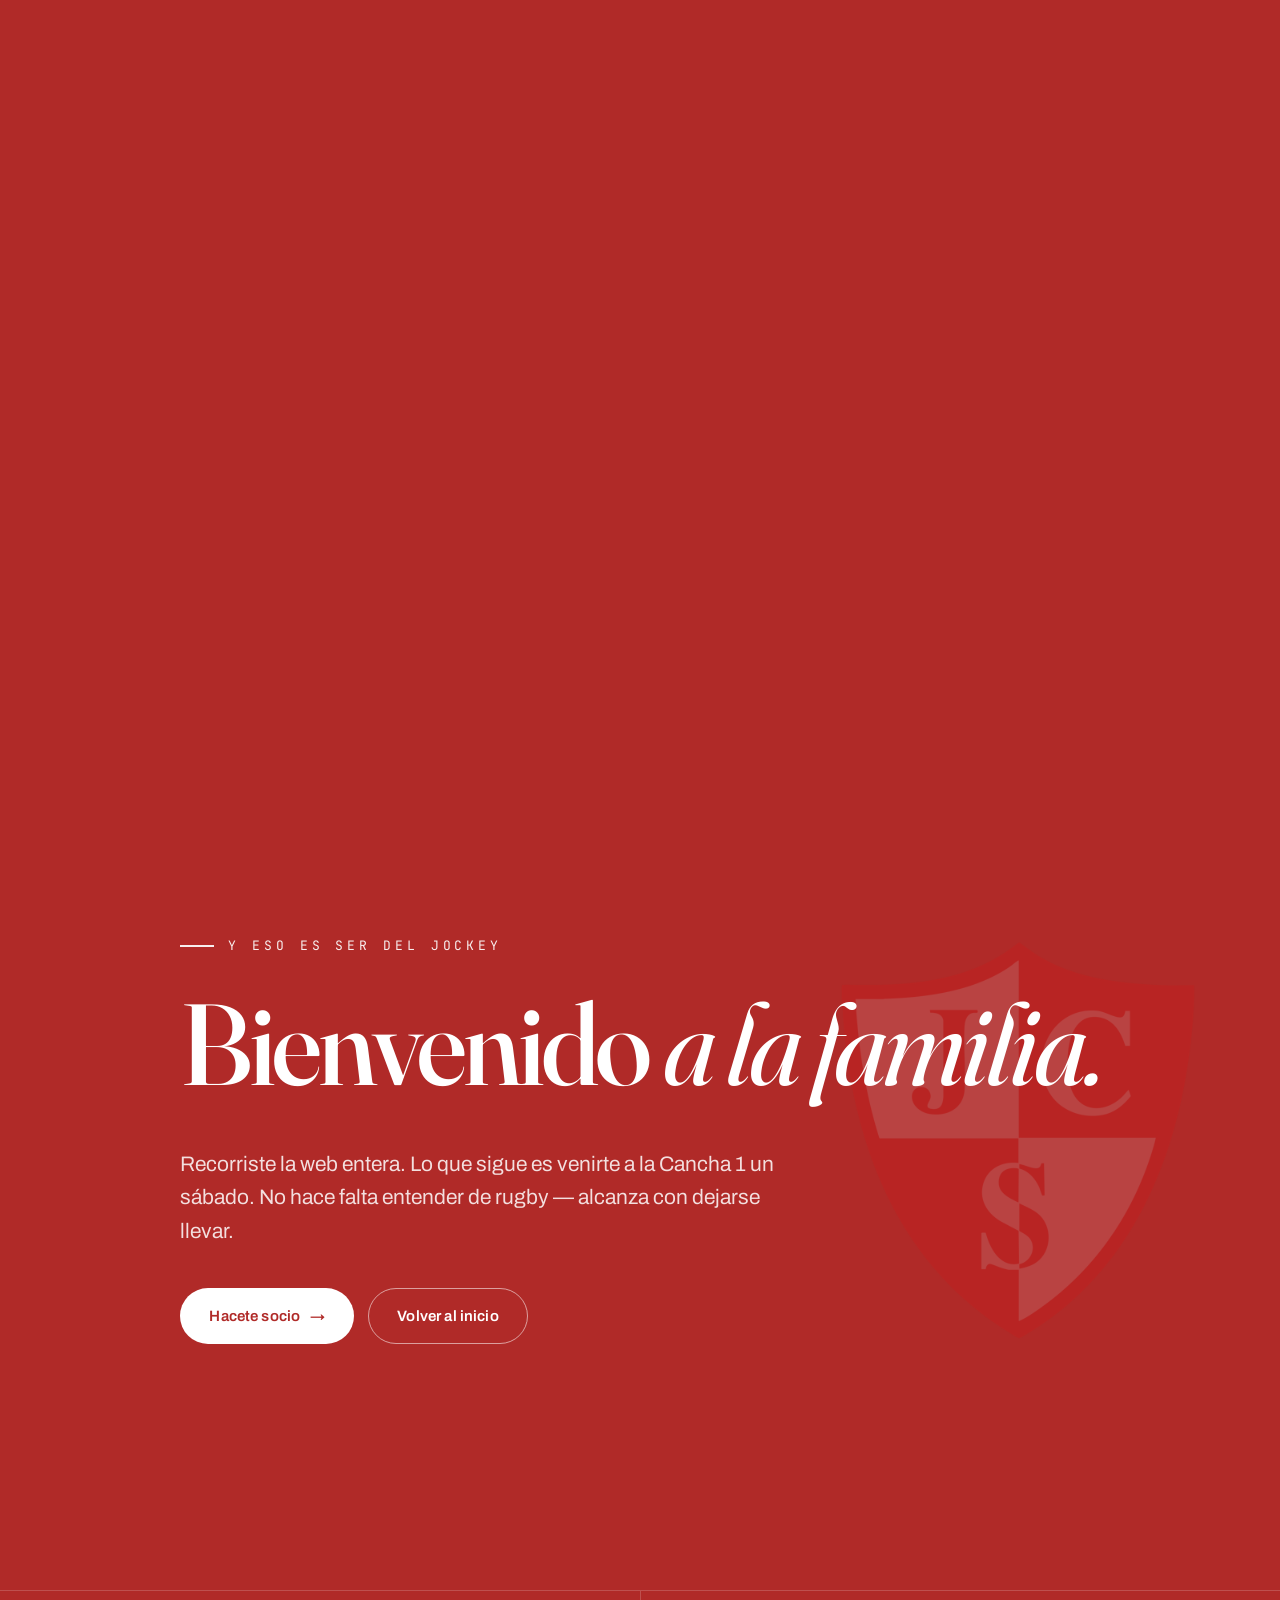
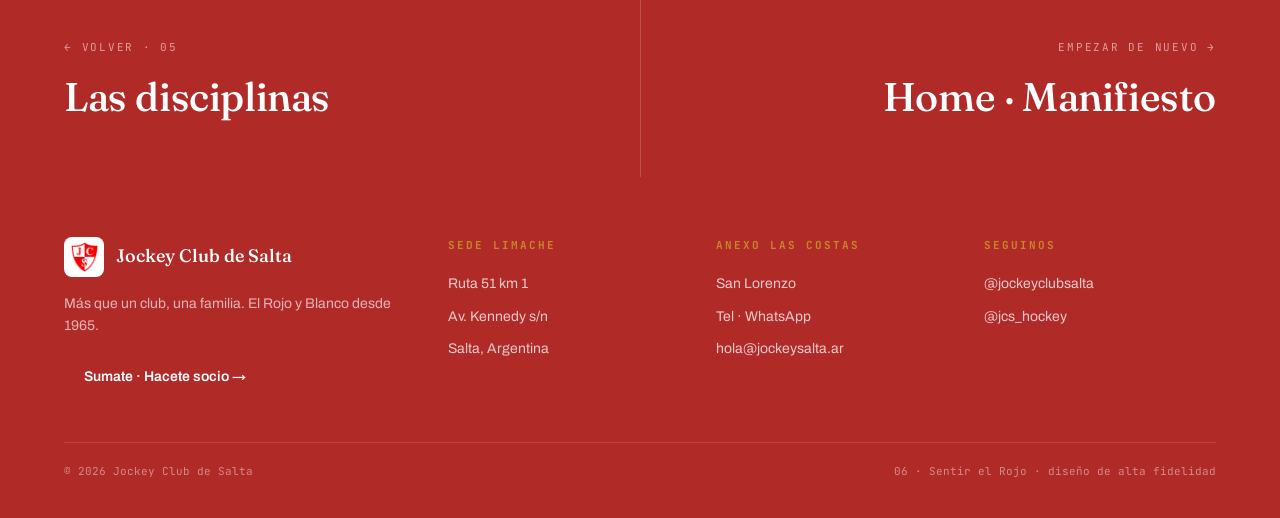
<file: sentimiento.html>
<!DOCTYPE html>
<html lang="es">
<head>
<meta charset="UTF-8" />
<meta name="viewport" content="width=device-width, initial-scale=1.0" />
<title>Jockey Club de Salta · Sentir el Rojo</title>
<meta name="description" content="Sentir el Rojo: la experiencia sonora e inmersiva del Jockey Club de Salta." />
<meta name="theme-color" content="#B02A28" />
<link rel="icon" type="image/png" href="/assets/logo-jcs.png" />
<link rel="apple-touch-icon" href="/assets/logo-jcs.png" />
<link rel="canonical" href="https://jockeyclubsalta.vercel.app/sentimiento" />
<meta property="og:type" content="website" />
<meta property="og:site_name" content="Jockey Club de Salta" />
<meta property="og:title" content="Jockey Club de Salta · Sentir el Rojo" />
<meta property="og:description" content="Sentir el Rojo: la experiencia sonora e inmersiva del Jockey Club de Salta." />
<meta property="og:image" content="https://jockeyclubsalta.vercel.app/assets/og-jockey.jpg" />
<meta property="og:url" content="https://jockeyclubsalta.vercel.app/sentimiento" />
<meta property="og:locale" content="es_AR" />
<meta name="twitter:card" content="summary_large_image" />
<link rel="preconnect" href="https://fonts.googleapis.com" />
<link rel="preconnect" href="https://fonts.gstatic.com" crossorigin />
<link href="https://fonts.googleapis.com/css2?family=Fraunces:ital,opsz,wght@0,9..144,300..900;1,9..144,300..900&family=Archivo:wght@300;400;500;600;700;800&family=JetBrains+Mono:wght@400;500&display=swap" rel="stylesheet" />
<script>document.documentElement.classList.add('js');</script>
<link rel="stylesheet" href="/css/base.css" />
<link rel="stylesheet" href="/css/pages/sentimiento.css" />
</head>
<body id="top">
<div class="progress" id="progress"></div>

<!-- NAV -->
<header class="topbar" id="topbar" data-no-solid>
  <a class="brand" href="/"><img src="/assets/logo-jcs.png" alt="Escudo JCS" /><b>JOCKEY CLUB DE SALTA</b><span class="tag">06 · Sentir el Rojo</span></a>
  <nav class="mainnav">
    <a href="/historia">Historia</a>
    <a href="/camadas">Camadas</a>
    <a href="/espacios">Espacios</a>
    <a href="/social">Vida social</a>
    <a href="/disciplinas">Disciplinas</a>
    <a class="active" href="/sentimiento">Sentimiento</a>
  </nav>
  <div class="nav-actions">
    <button class="icon-btn menu-btn" id="openMenu" aria-label="Abrir menú"><span class="ham"><i></i><i></i><i></i></span></button>
  </div>
</header>

<!-- OVERLAY -->
<div class="overlay" id="overlay" aria-hidden="true">
  <div class="overlay-top">
    <a class="brand" href="/"><img src="/assets/logo-jcs.png" alt="JCS" style="width:32px;height:32px" /><b>JOCKEY CLUB DE SALTA</b></a>
    <button class="close-btn" id="closeMenu">Cerrar ✕</button>
  </div>
  <div class="overlay-body">
    <a class="ov-item" href="/historia"><span class="idx">01</span><img class="thumb" src="/assets/plantel-m15.webp" alt="" /><span class="lab">Historia viva</span><span class="desc">1965 → hoy</span></a>
    <a class="ov-item" href="/camadas"><span class="idx">02</span><img class="thumb" src="/assets/festejo-titulo-m15.webp" alt="" /><span class="lab">Las camadas</span><span class="desc">La constelación</span></a>
    <a class="ov-item" href="/espacios"><span class="idx">03</span><img class="thumb" src="/assets/casa-club.webp" alt="" /><span class="lab">Los espacios</span><span class="desc">Cancha 1 · La casa roja</span></a>
    <a class="ov-item" href="/social"><span class="idx">04</span><img class="thumb" src="/assets/tercer-tiempo.webp" alt="" /><span class="lab">Vida social</span><span class="desc">El tercer tiempo</span></a>
    <a class="ov-item" href="/disciplinas"><span class="idx">05</span><img class="thumb" src="/assets/golf.webp" alt="" /><span class="lab">Disciplinas</span><span class="desc">Seis deportes</span></a>
    <a class="ov-item active" href="#"><span class="idx">06</span><img class="thumb" src="/assets/banderazo.webp" alt="" /><span class="lab">Sentir el Rojo</span><span class="desc">La experiencia</span></a>
  </div>
</div>

<!-- ===== PROLOGUE ===== -->
<section class="prologue" data-screen-label="Sentir · Prólogo">
  <span class="pulse"></span><span class="pulse p2"></span><span class="pulse p3"></span>
  <div class="pcontent">
    <div class="eye">06 · Cierre · El paisaje sonoro</div>
    <h1>Sentir<br /><em>el Rojo.</em></h1>
    <p class="sub">No es una sección. Es la experiencia que el club te debe. Cinco minutos. Encendé el sonido y bajá.</p>
    <button class="bigsnd" id="bigSnd" role="switch" aria-checked="false">
      <span class="icon"><svg viewBox="0 0 24 24"><path d="M3 9v6h4l5 5V4L7 9H3z"/></svg></span>
      <span>Encender sonido</span>
      <span class="bars"><i></i><i></i><i></i><i></i></span>
    </button>
    <div class="smallnote">El sonido es opcional, pero ayuda</div>
  </div>
</section>

<!-- ===== CINEMATIC ACTS ===== -->
<section class="acts" id="acts" data-screen-label="Sentir · Actos">
  <div class="stage">
    <div class="stage-bg" id="stageBg">
      <div class="frame act0 on" data-i="0"><img src="/assets/tribuna.webp" alt="" /></div>
      <div class="frame act1" data-i="1"></div>
      <div class="frame act2" data-i="2"><img src="/assets/salida-plantel.webp" alt="" /></div>
      <div class="frame act3" data-i="3"><img src="/assets/banderazo.webp" alt="" /></div>
      <div class="frame act4" data-i="4"><img src="/assets/banderazo.webp" alt="" /></div>
    </div>
    <!-- per-act visuals -->
    <div class="drum" id="drum" style="display:none">
      <span class="ring r1"></span><span class="ring r2"></span><span class="ring r3"></span>
      <span class="core"></span>
    </div>
    <div class="eqviz" id="eqviz" style="display:none"></div>
    <div class="smoke" id="smoke" style="display:none"><span class="s1"></span><span class="s2"></span><span class="s3"></span><span class="s4"></span></div>
    <img class="familyShield" id="familyShield" src="/assets/logo-jcs.png" alt="Escudo JCS" style="display:none" />

    <div class="stage-lines" id="stageLines">
      <div class="actline on" data-i="0">
        <div class="label">Acto 00</div>
        <h2>Cerrá los ojos.<br />Después, abrilos.</h2>
        <p>Es sábado, son las cuatro de la tarde, y en Limache empieza a pasar lo de siempre.</p>
      </div>
      <div class="actline coming" data-i="1">
        <div class="label">Acto 01 · El redoblante</div>
        <h2>Un <em>golpe.</em><br />Después otro. Y otro.</h2>
        <p>El redoblante de la murga arranca el pulso del estadio. Todavía no salieron los jugadores.</p>
      </div>
      <div class="actline coming" data-i="2">
        <div class="label">Acto 02 · La hinchada</div>
        <h2>Mil voces<br />se vuelven <em>una.</em></h2>
        <p>El cántico empieza atrás, en los populares, y avanza como una ola hasta llegar a la platea.</p>
      </div>
      <div class="actline coming" data-i="3">
        <div class="label">Acto 03 · La bengala</div>
        <h2>El cielo se <span class="accent">prende.</span></h2>
        <p>Cuatro bengalas, casi al unísono. El humo rojo se cuela en la cancha. El árbitro no puede tocar el silbato.</p>
      </div>
      <div class="actline coming" data-i="4">
        <div class="label">Acto 04 · La familia</div>
        <h2>Y ahí está, otra vez:<br />más que un club,<br /><em>una familia.</em></h2>
        <p>Los pibes, los viejos, los nuevos, los que vinieron una sola vez. Todos visten la misma camiseta.</p>
      </div>
    </div>
  </div>
  <div id="steps"></div>
</section>

<div class="actcounter" id="counter">00 / 05</div>
<div class="actdots" id="dots"></div>

<!-- ===== CLOSING ===== -->
<section class="closing" data-screen-label="Sentir · Cierre">
  <img class="closing-crest" src="/assets/logo-jcs.png" alt="" />
  <div class="wrap cwrap">
    <div class="eye">Y eso es ser del Jockey</div>
    <h2>Bienvenido <em>a la familia.</em></h2>
    <p class="sub">Recorriste la web entera. Lo que sigue es venirte a la Cancha 1 un sábado. No hace falta entender de rugby — alcanza con dejarse llevar.</p>
    <div class="acts-cta">
      <a class="btn btn-primary" href="#">Hacete socio <span>→</span></a>
      <a class="btn btn-outline" href="/">Volver al inicio</a>
    </div>
  </div>
</section>

<!-- PAGER -->
<nav class="pager">
  <a href="/disciplinas"><span class="dir">← Volver · 05</span><span class="ttl">Las disciplinas</span></a>
  <a class="next" href="/"><span class="dir">Empezar de nuevo →</span><span class="ttl">Home · Manifiesto</span></a>
</nav>

<!-- FOOTER -->
<footer class="foot">
  <div class="wrap">
    <div class="foot-grid">
      <div>
        <div class="lg"><img src="/assets/logo-jcs.png" alt="JCS" /><b>Jockey Club de Salta</b></div>
        <p>Más que un club, una familia. El Rojo y Blanco desde 1965.</p>
        <a class="cta" href="#">Sumate · Hacete socio →</a>
      </div>
      <div><h5>Sede Limache</h5><ul><li>Ruta 51 km 1</li><li>Av. Kennedy s/n</li><li>Salta, Argentina</li></ul></div>
      <div><h5>Anexo Las Costas</h5><ul><li>San Lorenzo</li><li>Tel · WhatsApp</li><li>hola@jockeysalta.ar</li></ul></div>
      <div><h5>Seguinos</h5><ul><li><a href="#">@jockeyclubsalta</a></li><li><a href="#">@jcs_hockey</a></li></ul></div>
    </div>
    <div class="copy"><span>© 2026 Jockey Club de Salta</span><span>06 · Sentir el Rojo · diseño de alta fidelidad</span></div>
  </div>
</footer>

<script src="/js/site.js" defer></script>
<script src="/js/pages/sentimiento.js" defer></script>
</body>
</html>
</file>
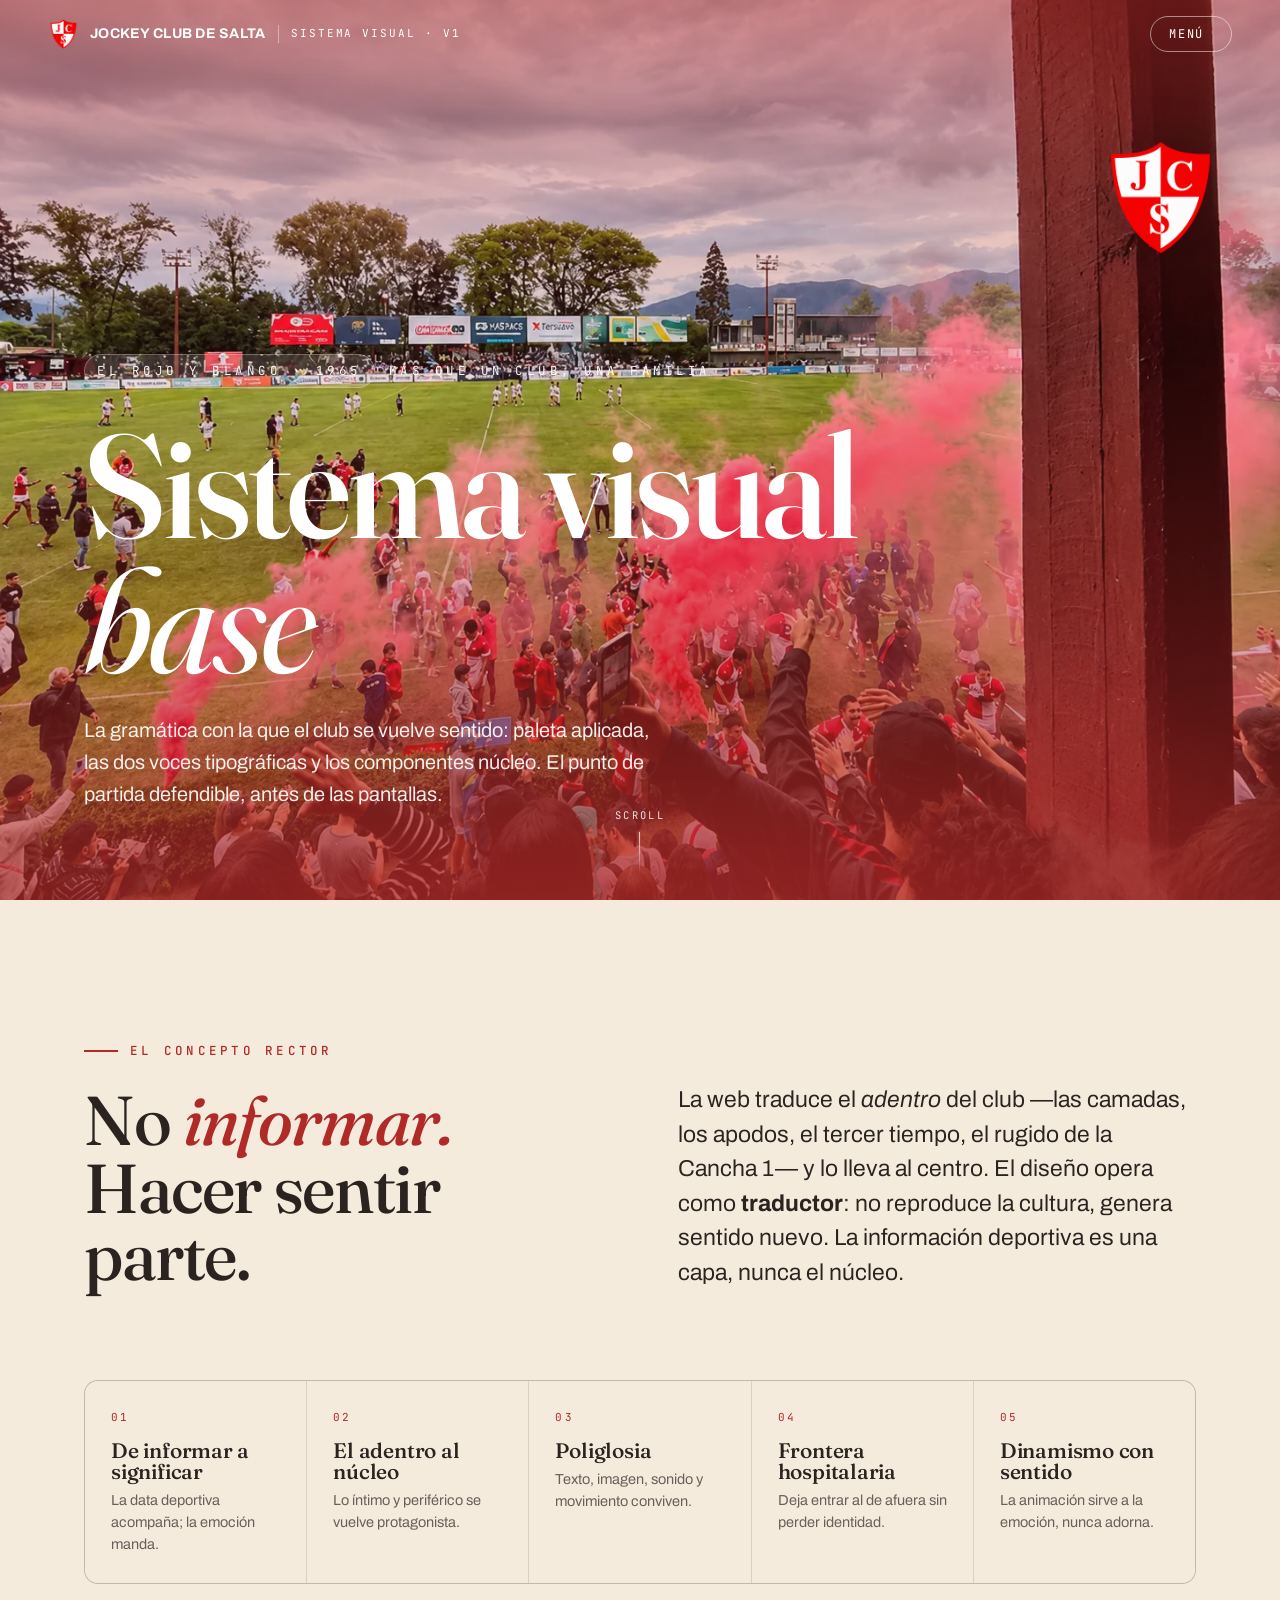
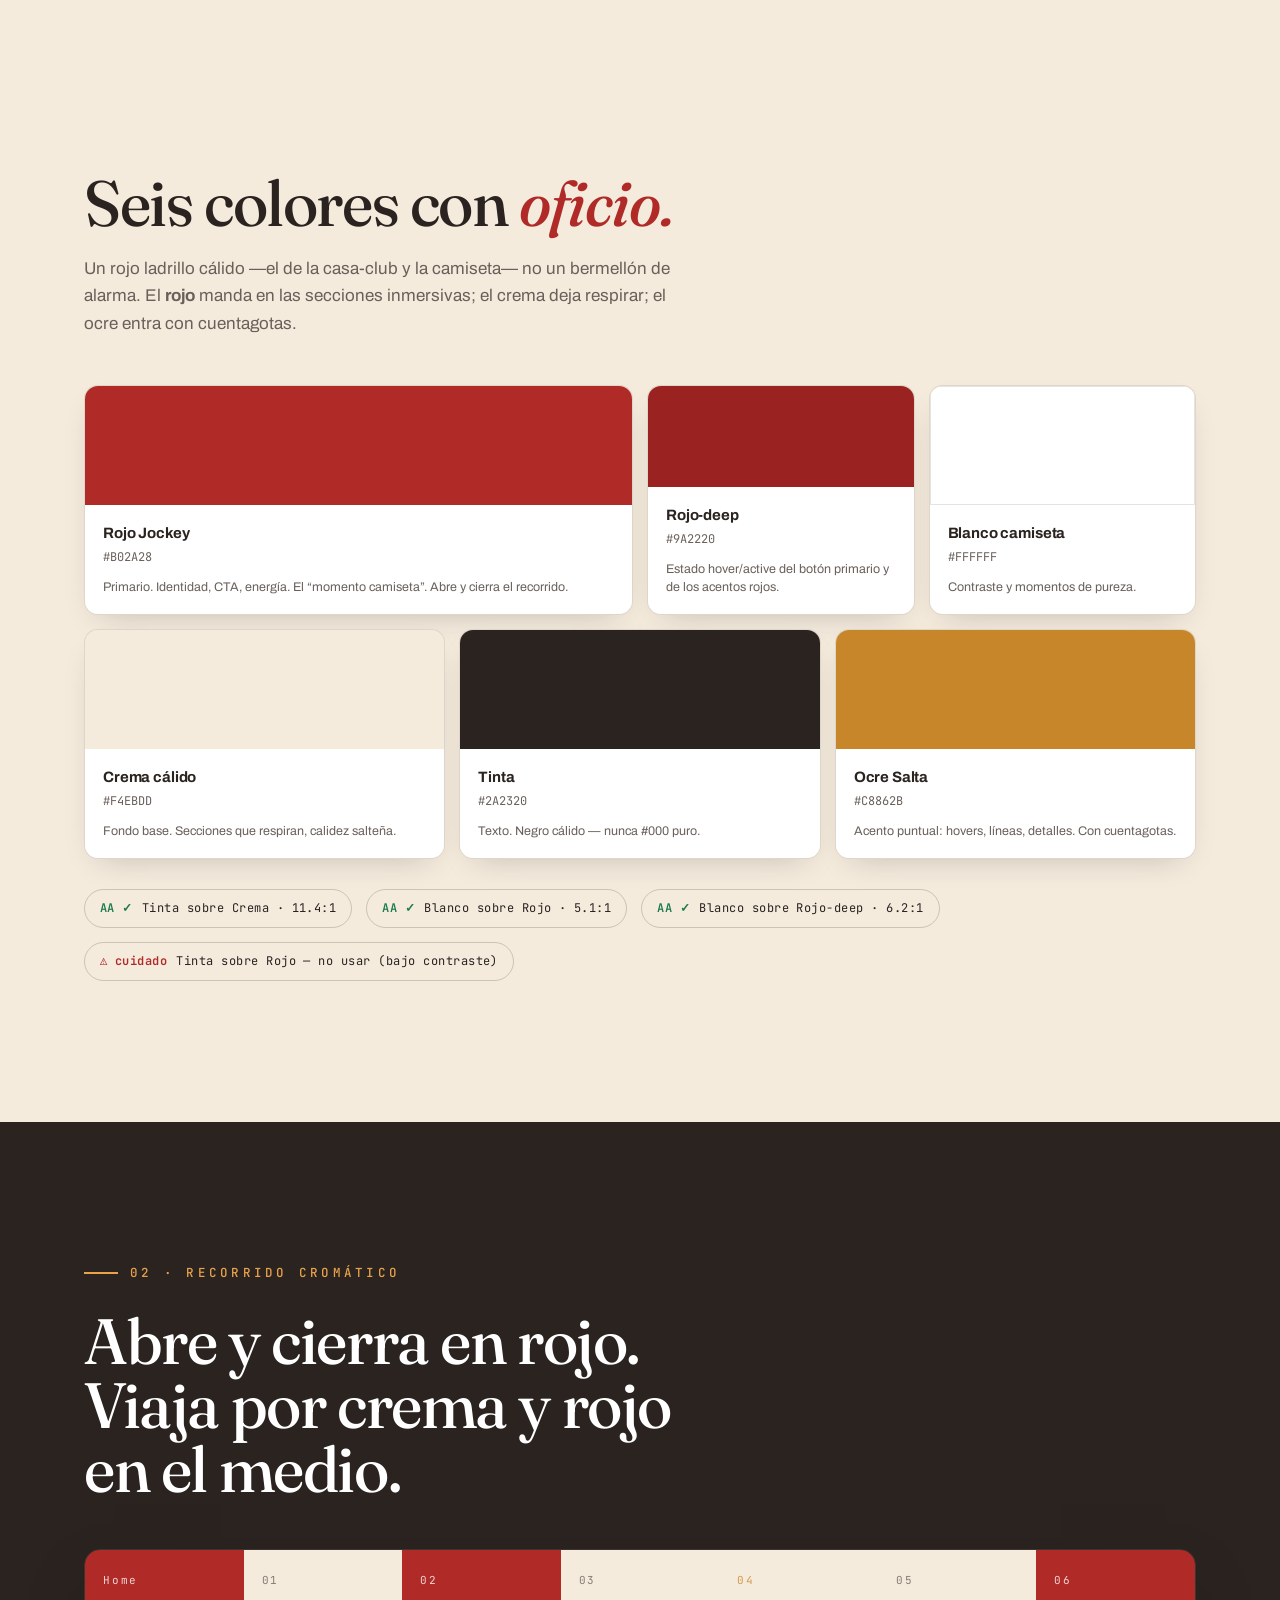
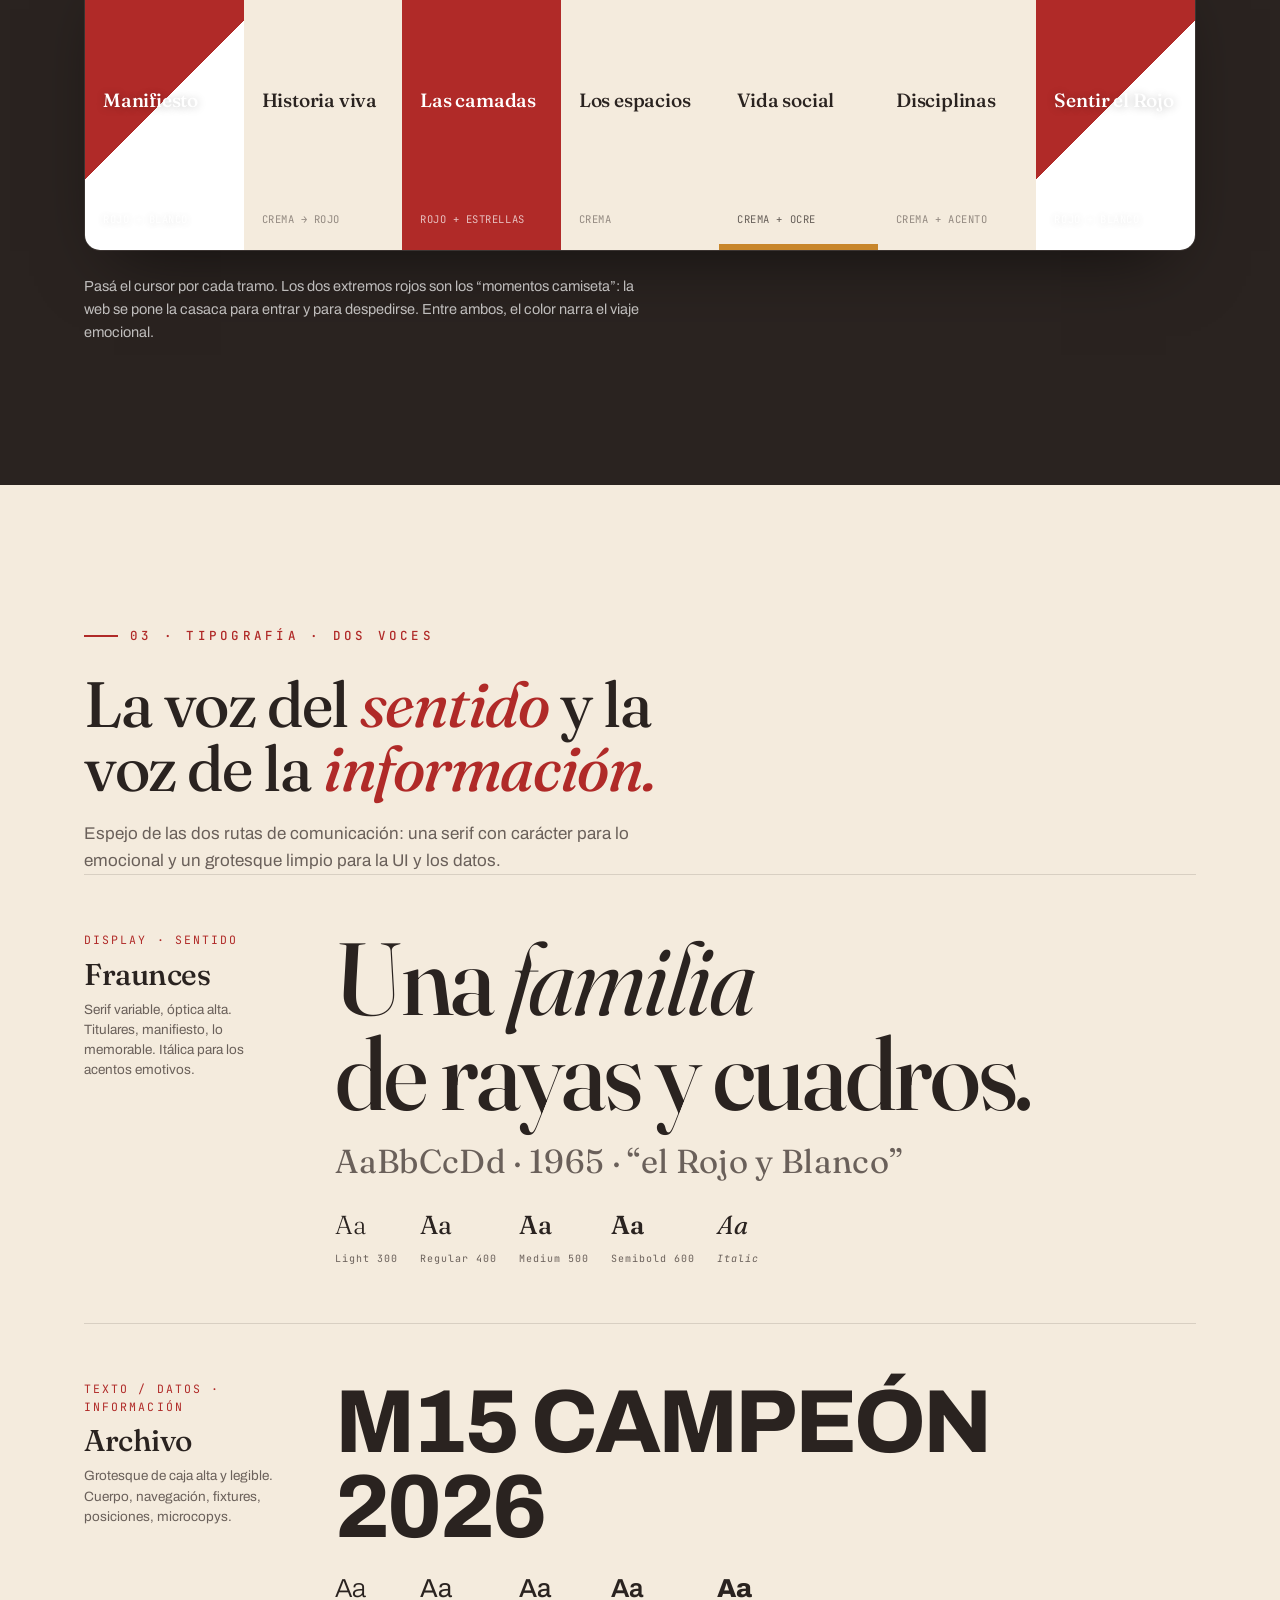
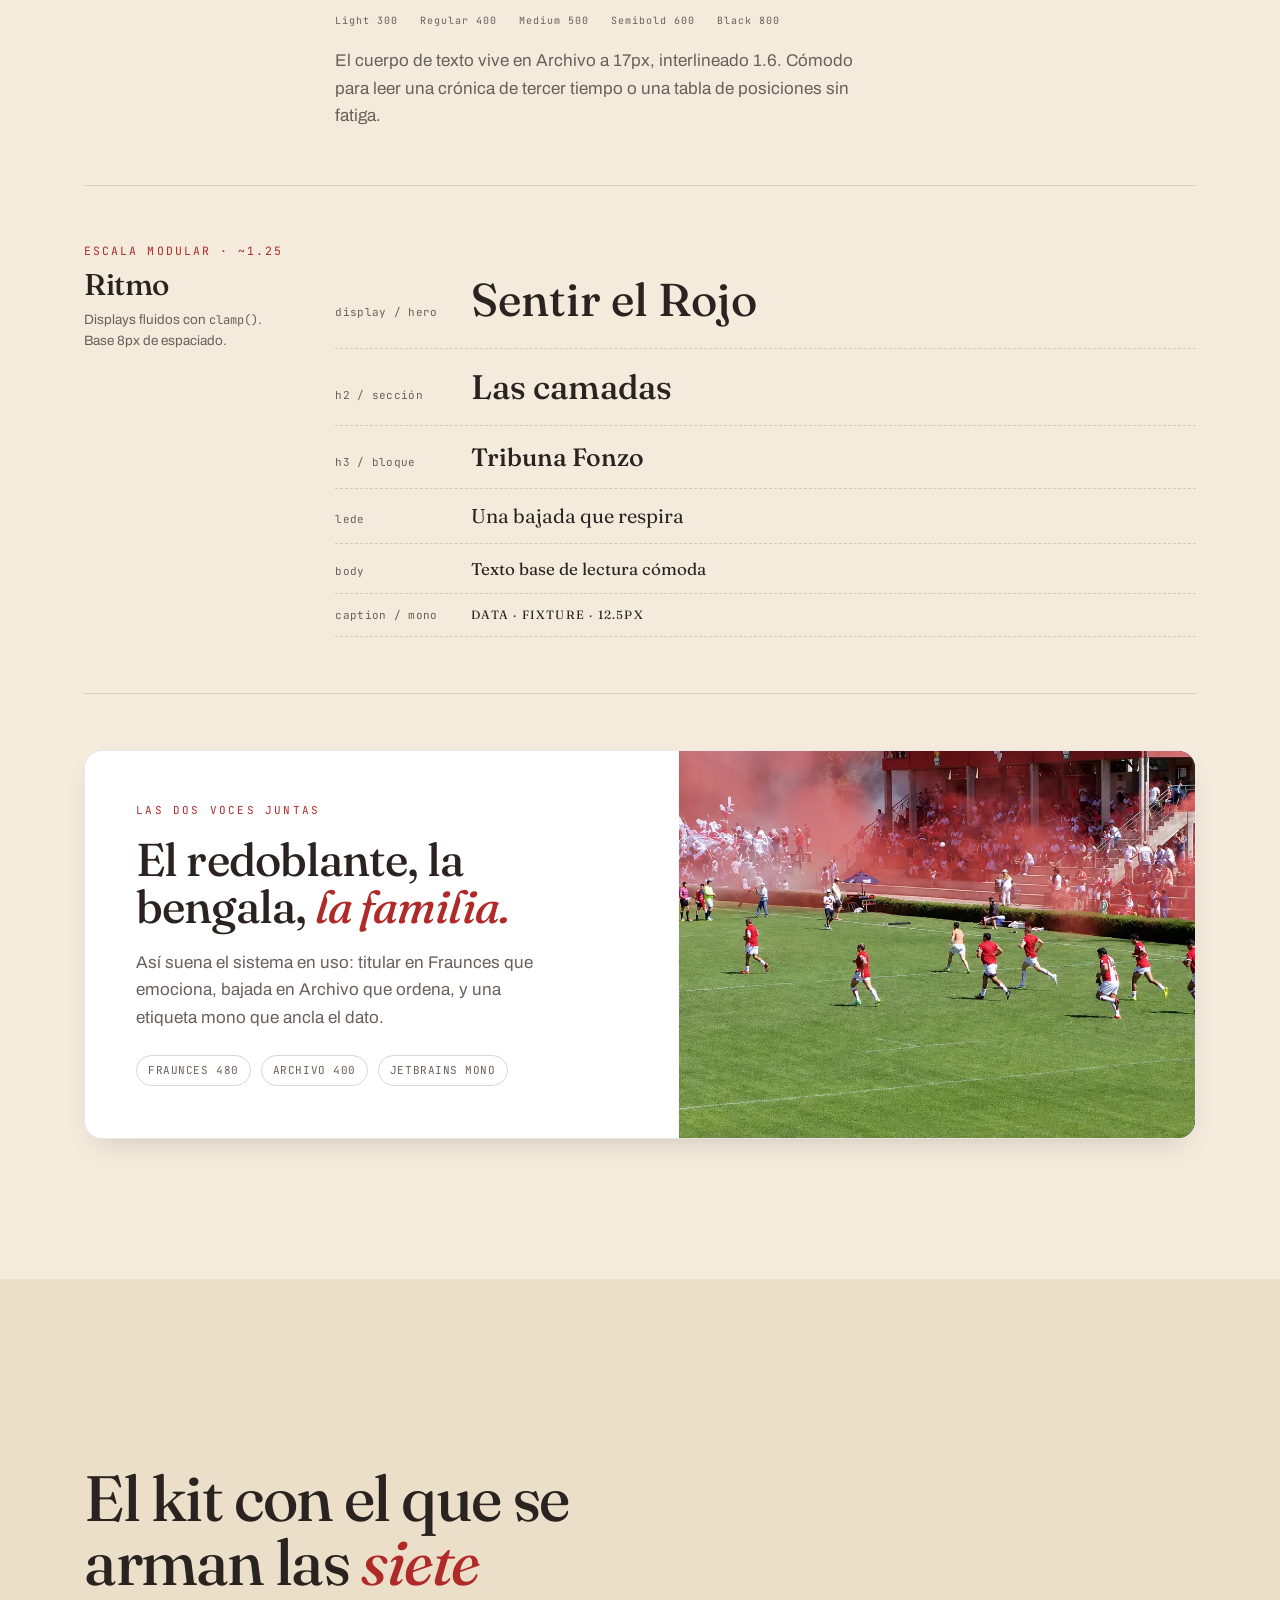
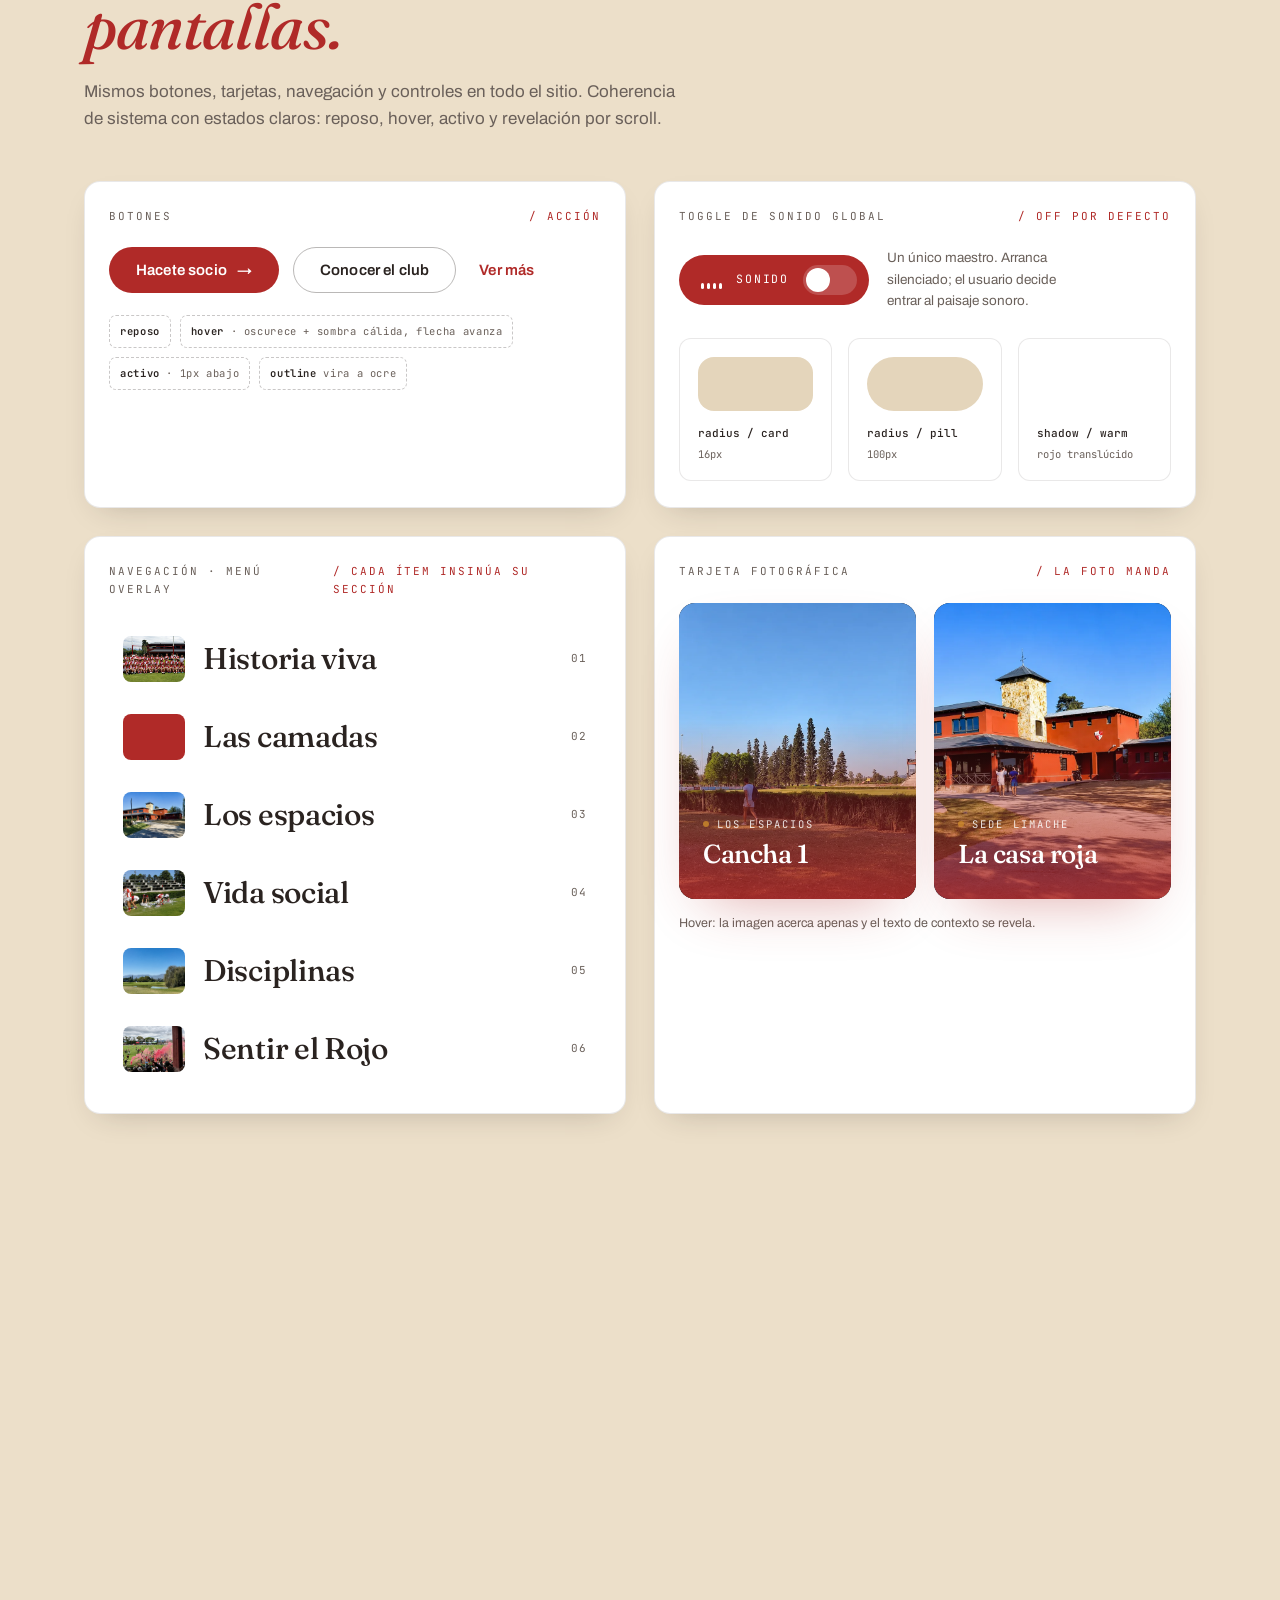
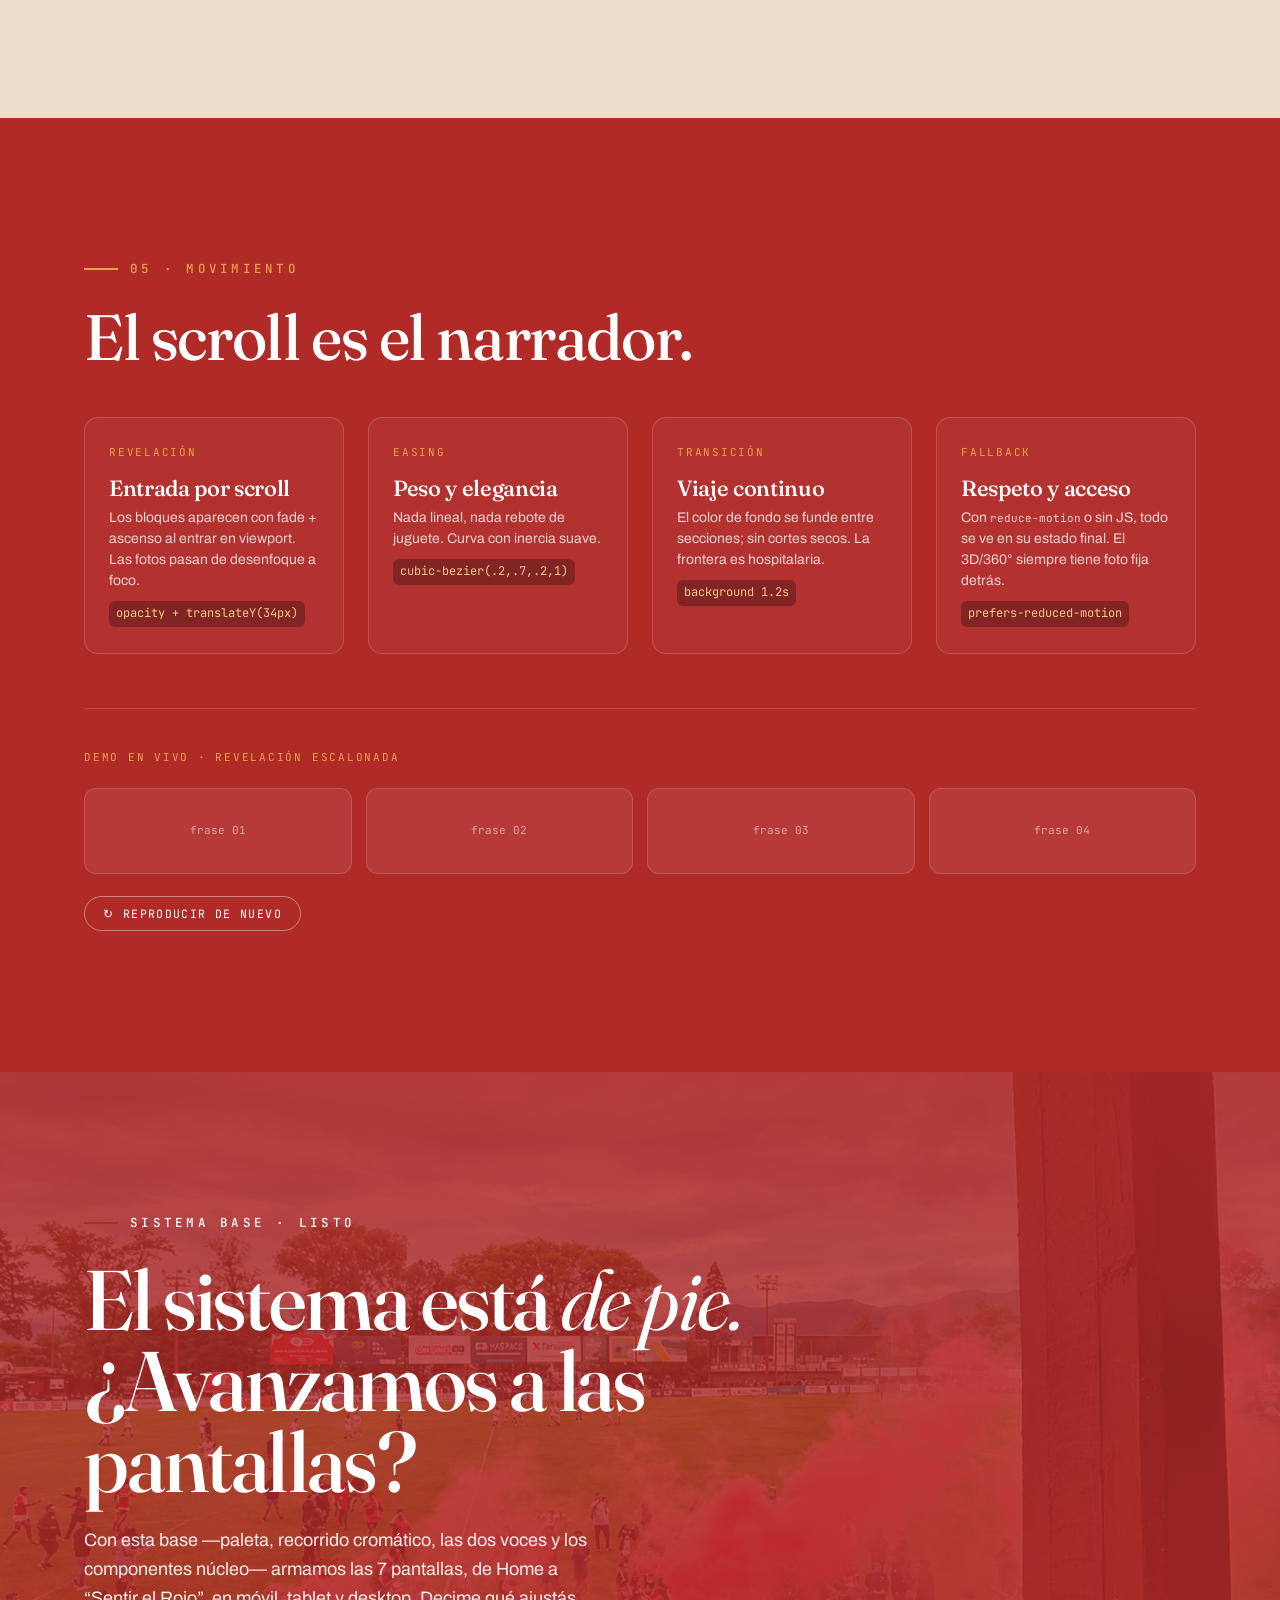
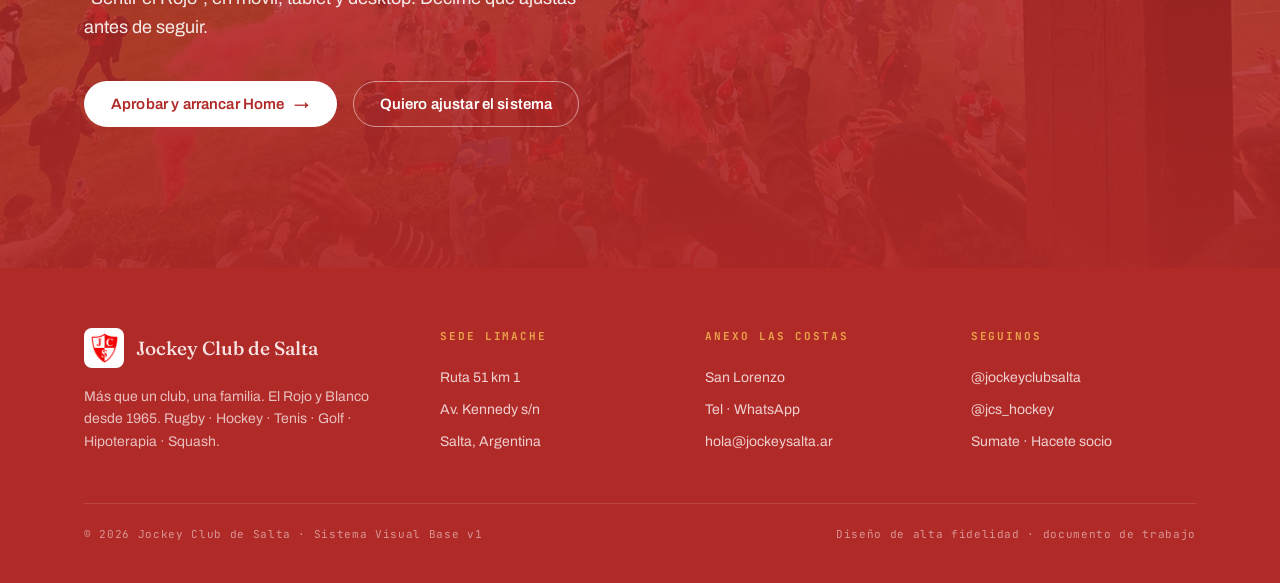
<file: sistema.html>
<!DOCTYPE html>
<html lang="es">
<head>
<meta charset="UTF-8" />
<meta name="viewport" content="width=device-width, initial-scale=1.0" />
<title>Jockey Club de Salta · Sistema Visual Base</title>
<meta name="description" content="Sistema visual del rediseño del Jockey Club de Salta: paleta, tipografías y componentes." />
<meta name="theme-color" content="#B02A28" />
<meta name="robots" content="noindex, follow" />
<link rel="icon" type="image/png" href="/assets/logo-jcs.png" />
<link rel="apple-touch-icon" href="/assets/logo-jcs.png" />
<link rel="canonical" href="https://jockeyclubsalta.vercel.app/sistema" />
<meta property="og:type" content="website" />
<meta property="og:site_name" content="Jockey Club de Salta" />
<meta property="og:title" content="Jockey Club de Salta · Sistema Visual Base" />
<meta property="og:description" content="Sistema visual del rediseño del Jockey Club de Salta: paleta, tipografías y componentes." />
<meta property="og:image" content="https://jockeyclubsalta.vercel.app/assets/og-jockey.jpg" />
<meta property="og:url" content="https://jockeyclubsalta.vercel.app/sistema" />
<meta property="og:locale" content="es_AR" />
<meta name="twitter:card" content="summary_large_image" />
<link rel="preconnect" href="https://fonts.googleapis.com" />
<link rel="preconnect" href="https://fonts.gstatic.com" crossorigin />
<link href="https://fonts.googleapis.com/css2?family=Fraunces:ital,opsz,wght@0,9..144,300..900;1,9..144,300..900&family=Archivo:wght@300;400;500;600;700;800&family=JetBrains+Mono:wght@400;500&display=swap" rel="stylesheet" />
<link rel="stylesheet" href="/css/pages/sistema.css" />
</head>
<body>

<!-- ===== TOP BAR ===== -->
<header class="topbar on-hero" id="topbar">
  <div class="brand">
    <img src="/assets/logo-jcs.png" alt="Escudo Jockey Club de Salta" />
    <b>JOCKEY CLUB DE SALTA</b>
    <span class="tag">Sistema Visual · v1</span>
  </div>
  <button class="menu-btn">Menú <span class="ham"><i></i><i></i><i></i></span></button>
</header>

<!-- ===== HERO ===== -->
<section class="hero" data-screen-label="Cover">
  <div class="hero-photo"><img src="/assets/banderazo.webp" alt="Banderazo en la Cancha 1" /></div>
  <img class="crest" src="/assets/logo-jcs.png" alt="Escudo JCS" />
  <div class="hero-inner">
    <div class="kicker reveal in"><span class="chip">El Rojo y Blanco · 1965</span><span>Más que un club, una familia</span></div>
    <h1 class="reveal in">Sistema visual<br /><em>base</em></h1>
    <p class="sub reveal in d1">La gramática con la que el club se vuelve sentido: paleta aplicada, las dos voces tipográficas y los componentes núcleo. El punto de partida defendible, antes de las pantallas.</p>
  </div>
  <div class="scrollcue"><span>Scroll</span><span class="line"></span></div>
</section>

<!-- ===== FRAMING ===== -->
<section class="section" id="concepto">
  <div class="wrap">
    <div class="frame-grid">
      <div>
        <div class="eyebrow reveal">El concepto rector</div>
        <h2 class="reveal d1">No <em>informar.</em><br />Hacer sentir<br />parte.</h2>
      </div>
      <div>
        <p class="lede reveal d2">La web traduce el <em>adentro</em> del club —las camadas, los apodos, el tercer tiempo, el rugido de la Cancha 1— y lo lleva al centro. El diseño opera como <strong>traductor</strong>: no reproduce la cultura, genera sentido nuevo. La información deportiva es una capa, nunca el núcleo.</p>
      </div>
    </div>
    <div class="principles reveal d1">
      <div class="p"><div class="n">01</div><h4>De informar a significar</h4><p>La data deportiva acompaña; la emoción manda.</p></div>
      <div class="p"><div class="n">02</div><h4>El adentro al núcleo</h4><p>Lo íntimo y periférico se vuelve protagonista.</p></div>
      <div class="p"><div class="n">03</div><h4>Poliglosia</h4><p>Texto, imagen, sonido y movimiento conviven.</p></div>
      <div class="p"><div class="n">04</div><h4>Frontera hospitalaria</h4><p>Deja entrar al de afuera sin perder identidad.</p></div>
      <div class="p"><div class="n">05</div><h4>Dinamismo con sentido</h4><p>La animación sirve a la emoción, nunca adorna.</p></div>
    </div>
  </div>
</section>

<!-- ===== PALETTE ===== -->
<section class="section" id="paleta" style="padding-top:0">
  <div class="wrap">
    <div class="sec-head">
      <div class="eyebrow reveal">01 · Paleta aplicada</div>
      <h2 class="reveal d1">Seis colores con <em>oficio.</em></h2>
      <p class="reveal d2">Un rojo ladrillo cálido —el de la casa-club y la camiseta— no un bermellón de alarma. El <strong>rojo</strong> manda en las secciones inmersivas; el crema deja respirar; el ocre entra con cuentagotas.</p>
    </div>

    <div class="pal-grid reveal d1" style="margin-top:48px">
      <div class="sw span6"><div class="chip" style="background:var(--rojo)"></div><div class="meta"><div class="nm">Rojo Jockey</div><div class="hx">#B02A28</div><div class="role">Primario. Identidad, CTA, energía. El “momento camiseta”. Abre y cierra el recorrido.</div></div></div>
      <div class="sw span3"><div class="chip" style="background:#9A2220"></div><div class="meta"><div class="nm">Rojo-deep</div><div class="hx">#9A2220</div><div class="role">Estado hover/active del botón primario y de los acentos rojos.</div></div></div>
      <div class="sw span3"><div class="chip" style="background:#fff;box-shadow:inset 0 0 0 1px rgba(42,35,32,.12)"></div><div class="meta"><div class="nm">Blanco camiseta</div><div class="hx">#FFFFFF</div><div class="role">Contraste y momentos de pureza.</div></div></div>
      <div class="sw span4"><div class="chip" style="background:var(--crema)"></div><div class="meta"><div class="nm">Crema cálido</div><div class="hx">#F4EBDD</div><div class="role">Fondo base. Secciones que respiran, calidez salteña.</div></div></div>
      <div class="sw span4"><div class="chip" style="background:var(--tinta)"></div><div class="meta"><div class="nm">Tinta</div><div class="hx">#2A2320</div><div class="role">Texto. Negro cálido — nunca #000 puro.</div></div></div>
      <div class="sw span4"><div class="chip" style="background:var(--ocre)"></div><div class="meta"><div class="nm">Ocre Salta</div><div class="hx">#C8862B</div><div class="role">Acento puntual: hovers, líneas, detalles. Con cuentagotas.</div></div></div>
    </div>

    <div class="a11y reveal d2">
      <div class="pill"><span class="ok">AA ✓</span> Tinta sobre Crema · 11.4:1</div>
      <div class="pill"><span class="ok">AA ✓</span> Blanco sobre Rojo · 5.1:1</div>
      <div class="pill"><span class="ok">AA ✓</span> Blanco sobre Rojo-deep · 6.2:1</div>
      <div class="pill"><span class="no">⚠ cuidado</span> Tinta sobre Rojo — no usar (bajo contraste)</div>
    </div>
  </div>
</section>

<!-- ===== CHROMATIC JOURNEY ===== -->
<section class="section journey on-dark" id="recorrido">
  <div class="wrap">
    <div class="sec-head">
      <div class="eyebrow reveal">02 · Recorrido cromático</div>
      <h2 class="reveal d1">Abre y cierra en rojo. Viaja por crema y rojo en el medio.</h2>
    </div>
    <div class="ribbon reveal d1">
      <div class="seg rb"><div class="top">Home</div><div><div class="nm">Manifiesto</div></div><div class="bg">ROJO + BLANCO</div></div>
      <div class="seg cream"><div class="top">01</div><div><div class="nm">Historia viva</div></div><div class="bg">CREMA → ROJO</div></div>
      <div class="seg vino"><div class="top">02</div><div><div class="nm">Las camadas</div></div><div class="bg">ROJO + ESTRELLAS</div></div>
      <div class="seg cream"><div class="top">03</div><div><div class="nm">Los espacios</div></div><div class="bg">CREMA</div></div>
      <div class="seg ocre"><div class="top">04</div><div><div class="nm">Vida social</div></div><div class="bg">CREMA + OCRE</div></div>
      <div class="seg cream"><div class="top">05</div><div><div class="nm">Disciplinas</div></div><div class="bg">CREMA + ACENTO</div></div>
      <div class="seg rb"><div class="top">06</div><div><div class="nm">Sentir el Rojo</div></div><div class="bg">ROJO + BLANCO</div></div>
    </div>
    <p class="note reveal d2">Pasá el cursor por cada tramo. Los dos extremos rojos son los “momentos camiseta”: la web se pone la casaca para entrar y para despedirse. Entre ambos, el color narra el viaje emocional.</p>
  </div>
</section>

<!-- ===== TYPOGRAPHY ===== -->
<section class="section" id="tipografia">
  <div class="wrap">
    <div class="sec-head">
      <div class="eyebrow reveal">03 · Tipografía · dos voces</div>
      <h2 class="reveal d1">La voz del <em>sentido</em> y la voz de la <em>información.</em></h2>
      <p class="reveal d2">Espejo de las dos rutas de comunicación: una serif con carácter para lo emocional y un grotesque limpio para la UI y los datos.</p>
    </div>

    <div class="type-row reveal">
      <div class="label">
        <div class="role">Display · Sentido</div>
        <h3>Fraunces</h3>
        <p>Serif variable, óptica alta. Titulares, manifiesto, lo memorable. Itálica para los acentos emotivos.</p>
      </div>
      <div class="specimen">
        <div class="big">Una <em>familia</em><br />de rayas y cuadros.</div>
        <div class="glyphs">AaBbCcDd · 1965 · “el Rojo y Blanco”</div>
        <div class="wstrip">
          <span style="font-weight:300">Aa<small>Light 300</small></span>
          <span style="font-weight:400">Aa<small>Regular 400</small></span>
          <span style="font-weight:500">Aa<small>Medium 500</small></span>
          <span style="font-weight:600">Aa<small>Semibold 600</small></span>
          <span style="font-weight:400;font-style:italic">Aa<small>Italic</small></span>
        </div>
      </div>
    </div>

    <div class="type-row reveal">
      <div class="label">
        <div class="role">Texto / Datos · Información</div>
        <h3>Archivo</h3>
        <p>Grotesque de caja alta y legible. Cuerpo, navegación, fixtures, posiciones, microcopys.</p>
      </div>
      <div class="specimen">
        <div class="gbig">M15 CAMPEÓN 2026</div>
        <div class="wstrip g">
          <span style="font-weight:300">Aa<small>Light 300</small></span>
          <span style="font-weight:400">Aa<small>Regular 400</small></span>
          <span style="font-weight:500">Aa<small>Medium 500</small></span>
          <span style="font-weight:600">Aa<small>Semibold 600</small></span>
          <span style="font-weight:800">Aa<small>Black 800</small></span>
        </div>
        <p class="muted" style="margin-top:18px;max-width:52ch">El cuerpo de texto vive en Archivo a 17px, interlineado 1.6. Cómodo para leer una crónica de tercer tiempo o una tabla de posiciones sin fatiga.</p>
      </div>
    </div>

    <div class="type-row reveal" style="border-bottom:1px solid rgba(42,35,32,.14)">
      <div class="label">
        <div class="role">Escala modular · ~1.25</div>
        <h3>Ritmo</h3>
        <p>Displays fluidos con <span class="mono" style="font-size:12px">clamp()</span>. Base 8px de espaciado.</p>
      </div>
      <div class="specimen">
        <div class="scale-list">
          <div class="ln"><span class="tk">display / hero</span><span class="sp" style="font-size:46px;font-weight:480">Sentir el Rojo</span></div>
          <div class="ln"><span class="tk">h2 / sección</span><span class="sp" style="font-size:34px;font-weight:500">Las camadas</span></div>
          <div class="ln"><span class="tk">h3 / bloque</span><span class="sp" style="font-size:25px;font-weight:520">Tribuna Fonzo</span></div>
          <div class="ln"><span class="tk">lede</span><span class="sp grotesk" style="font-size:20px;font-weight:380">Una bajada que respira</span></div>
          <div class="ln"><span class="tk">body</span><span class="sp grotesk" style="font-size:17px">Texto base de lectura cómoda</span></div>
          <div class="ln"><span class="tk">caption / mono</span><span class="sp mono" style="font-size:12px;letter-spacing:.1em">DATA · FIXTURE · 12.5PX</span></div>
        </div>
      </div>
    </div>

    <!-- pairing in use -->
    <div class="pairing reveal d1">
      <div class="copy">
        <div class="k">Las dos voces juntas</div>
        <h3>El redoblante, la bengala, <em>la familia.</em></h3>
        <p>Así suena el sistema en uso: titular en Fraunces que emociona, bajada en Archivo que ordena, y una etiqueta mono que ancla el dato.</p>
        <div class="meta"><span>Fraunces 480</span><span>Archivo 400</span><span>JetBrains Mono</span></div>
      </div>
      <div class="ph"><img src="/assets/salida-plantel.webp" alt="El plantel sale a la cancha entre humo rojo" /></div>
    </div>
  </div>
</section>

<!-- ===== COMPONENTS ===== -->
<section class="section comp-band" id="componentes">
  <div class="wrap">
    <div class="sec-head">
      <div class="eyebrow reveal">04 · Componentes núcleo</div>
      <h2 class="reveal d1">El kit con el que se arman las <em>siete pantallas.</em></h2>
      <p class="reveal d2">Mismos botones, tarjetas, navegación y controles en todo el sitio. Coherencia de sistema con estados claros: reposo, hover, activo y revelación por scroll.</p>
    </div>

    <div class="comp-grid" style="margin-top:48px">

      <!-- buttons -->
      <div class="card-demo span6 reveal">
        <div class="ttl">Botones <span class="tagn">/ acción</span></div>
        <div class="btnrow">
          <button class="btn btn-primary">Hacete socio <span class="arr">→</span></button>
          <button class="btn btn-outline">Conocer el club</button>
          <button class="btn btn-ghost">Ver más</button>
        </div>
        <div class="states">
          <span class="st"><b>reposo</b></span>
          <span class="st"><b>hover</b> · oscurece + sombra cálida, flecha avanza</span>
          <span class="st"><b>activo</b> · 1px abajo</span>
          <span class="st"><b>outline</b> vira a ocre</span>
        </div>
      </div>

      <!-- sound toggle + tokens -->
      <div class="card-demo span6 reveal d1">
        <div class="ttl">Toggle de sonido global <span class="tagn">/ off por defecto</span></div>
        <div style="display:flex;align-items:center;gap:18px;flex-wrap:wrap">
          <div class="soundtoggle" id="sndToggle" role="switch" aria-checked="false" tabindex="0">
            <div class="eqbars"><i></i><i></i><i></i><i></i></div>
            <span class="txt">Sonido</span>
            <div class="knob"></div>
          </div>
          <p class="muted" style="font-size:13.5px;max-width:24ch">Un único maestro. Arranca silenciado; el usuario decide entrar al paisaje sonoro.</p>
        </div>
        <div class="tokens" style="margin-top:26px">
          <div class="tok"><div class="vis r2"></div><div class="nm">radius / card</div><div class="vl">16px</div></div>
          <div class="tok"><div class="vis r3"></div><div class="nm">radius / pill</div><div class="vl">100px</div></div>
          <div class="tok"><div class="vis sh"></div><div class="nm">shadow / warm</div><div class="vl">rojo translúcido</div></div>
        </div>
      </div>

      <!-- overlay nav -->
      <div class="card-demo span6 reveal">
        <div class="ttl">Navegación · menú overlay <span class="tagn">/ cada ítem insinúa su sección</span></div>
        <div class="navmenu">
          <div class="item"><img class="thumb" src="/assets/plantel-m15.webp" alt="" /><span class="lab">Historia viva</span><span class="idx">01</span></div>
          <div class="item"><span class="swatchthumb" style="background:radial-gradient(circle at 60% 30%,#B02A28,var(--vino-900))"></span><span class="lab">Las camadas</span><span class="idx">02</span></div>
          <div class="item"><img class="thumb" src="/assets/casa-club.webp" alt="" /><span class="lab">Los espacios</span><span class="idx">03</span></div>
          <div class="item"><img class="thumb" src="/assets/tercer-tiempo.webp" alt="" /><span class="lab">Vida social</span><span class="idx">04</span></div>
          <div class="item"><img class="thumb" src="/assets/golf.webp" alt="" /><span class="lab">Disciplinas</span><span class="idx">05</span></div>
          <div class="item"><img class="thumb" src="/assets/banderazo.webp" alt="" /><span class="lab">Sentir el Rojo</span><span class="idx">06</span></div>
        </div>
      </div>

      <!-- photo card -->
      <div class="card-demo span6 reveal d1">
        <div class="ttl">Tarjeta fotográfica <span class="tagn">/ la foto manda</span></div>
        <div style="display:grid;grid-template-columns:1fr 1fr;gap:18px">
          <div class="pcard">
            <img src="/assets/tribuna.webp" alt="Tribuna y Cancha 1" />
            <div class="grad"></div>
            <div class="body"><div class="k">Los espacios</div><h4>Cancha 1</h4><p>El núcleo del deseo. Donde todo pasa.</p></div>
          </div>
          <div class="pcard">
            <img src="/assets/casa-club.webp" alt="Casa club" />
            <div class="grad"></div>
            <div class="body"><div class="k">Sede Limache</div><h4>La casa roja</h4><p>Torre de piedra, escudo, tercer tiempo.</p></div>
          </div>
        </div>
        <p class="muted" style="font-size:12.5px;margin-top:14px">Hover: la imagen acerca apenas y el texto de contexto se revela.</p>
      </div>

      <!-- constellation node -->
      <div class="card-demo span6 reveal">
        <div class="ttl">Nodo-estrella · camada <span class="tagn">/ reposo → hover</span></div>
        <div class="constella" id="constella">
          <div class="node">
            <div class="dot"></div>
            <div class="yr">Camada ’02</div>
            <div class="meta">32 jugadores · 3 giras</div>
          </div>
          <div class="hint">Pasá el cursor — la estrella se enciende</div>
        </div>
      </div>

      <!-- timeline item -->
      <div class="card-demo span6 reveal d1">
        <div class="ttl">Ítem de línea de tiempo <span class="tagn">/ historia</span></div>
        <div class="tl">
          <div class="ev"><div class="yr">1965</div><h4>Nace el club</h4><p>Fonzo, el turf y el hipódromo. El origen.</p></div>
          <div class="ev"><div class="yr">1987</div><h4>La misa de Juan Pablo II</h4><p>Más de 500.000 personas. El hito inmersivo en rojo.</p></div>
          <div class="ev"><div class="yr">2026</div><h4>M15 Campeón</h4><p>El presente que se pone la camiseta.</p></div>
        </div>
      </div>

    </div>
  </div>
</section>

<!-- ===== MOTION ===== -->
<section class="section motion" id="movimiento">
  <div class="wrap">
    <div class="sec-head">
      <div class="eyebrow reveal">05 · Movimiento</div>
      <h2 class="reveal d1">El scroll es el narrador.</h2>
    </div>
    <div class="mgrid reveal d1">
      <div class="mcard"><div class="ic">REVELACIÓN</div><h4>Entrada por scroll</h4><p>Los bloques aparecen con fade + ascenso al entrar en viewport. Las fotos pasan de desenfoque a foco.</p><code>opacity + translateY(34px)</code></div>
      <div class="mcard"><div class="ic">EASING</div><h4>Peso y elegancia</h4><p>Nada lineal, nada rebote de juguete. Curva con inercia suave.</p><code>cubic-bezier(.2,.7,.2,1)</code></div>
      <div class="mcard"><div class="ic">TRANSICIÓN</div><h4>Viaje continuo</h4><p>El color de fondo se funde entre secciones; sin cortes secos. La frontera es hospitalaria.</p><code>background 1.2s</code></div>
      <div class="mcard"><div class="ic">FALLBACK</div><h4>Respeto y acceso</h4><p>Con <span class="mono" style="font-size:11px">reduce-motion</span> o sin JS, todo se ve en su estado final. El 3D/360° siempre tiene foto fija detrás.</p><code>prefers-reduced-motion</code></div>
    </div>

    <div class="demo-reveal reveal">
      <div class="ic" style="font-family:'JetBrains Mono';font-size:11px;letter-spacing:.16em;color:#E9A24A">DEMO EN VIVO · REVELACIÓN ESCALONADA</div>
      <div class="stage" id="revealStage">
        <div class="w">frase 01</div><div class="w">frase 02</div><div class="w">frase 03</div><div class="w">frase 04</div>
      </div>
      <button class="replay" id="replayBtn">↻ Reproducir de nuevo</button>
    </div>
  </div>
</section>

<!-- ===== CLOSING ===== -->
<section class="section closing" data-screen-label="Cierre">
  <div class="hero-photo"><img src="/assets/banderazo.webp" alt="" /></div>
  <div class="wrap inner">
    <div class="eyebrow reveal" style="color:#fff">Sistema base · listo</div>
    <h2 class="reveal d1">El sistema está <em>de pie.</em> ¿Avanzamos a las pantallas?</h2>
    <p class="sub reveal d2">Con esta base —paleta, recorrido cromático, las dos voces y los componentes núcleo— armamos las 7 pantallas, de Home a “Sentir el Rojo”, en móvil, tablet y desktop. Decime qué ajustás antes de seguir.</p>
    <div class="acts reveal d2">
      <button class="btn btn-primary">Aprobar y arrancar Home <span class="arr">→</span></button>
      <button class="btn btn-outline">Quiero ajustar el sistema</button>
    </div>
  </div>
</section>

<!-- ===== FOOTER ===== -->
<footer class="foot">
  <div class="wrap">
    <div class="foot-grid">
      <div>
        <div class="lg"><img src="/assets/logo-jcs.png" alt="JCS" /><b>Jockey Club de Salta</b></div>
        <p>Más que un club, una familia. El Rojo y Blanco desde 1965. Rugby · Hockey · Tenis · Golf · Hipoterapia · Squash.</p>
      </div>
      <div>
        <h5>Sede Limache</h5>
        <ul><li>Ruta 51 km 1</li><li>Av. Kennedy s/n</li><li>Salta, Argentina</li></ul>
      </div>
      <div>
        <h5>Anexo Las Costas</h5>
        <ul><li>San Lorenzo</li><li>Tel · WhatsApp</li><li>hola@jockeysalta.ar</li></ul>
      </div>
      <div>
        <h5>Seguinos</h5>
        <ul><li><a href="#">@jockeyclubsalta</a></li><li><a href="#">@jcs_hockey</a></li><li><a href="#">Sumate · Hacete socio</a></li></ul>
      </div>
    </div>
    <div class="copy"><span>© 2026 Jockey Club de Salta · Sistema Visual Base v1</span><span>Diseño de alta fidelidad · documento de trabajo</span></div>
  </div>
</footer>

<script src="/js/pages/sistema.js" defer></script>
</body>
</html>
</file>
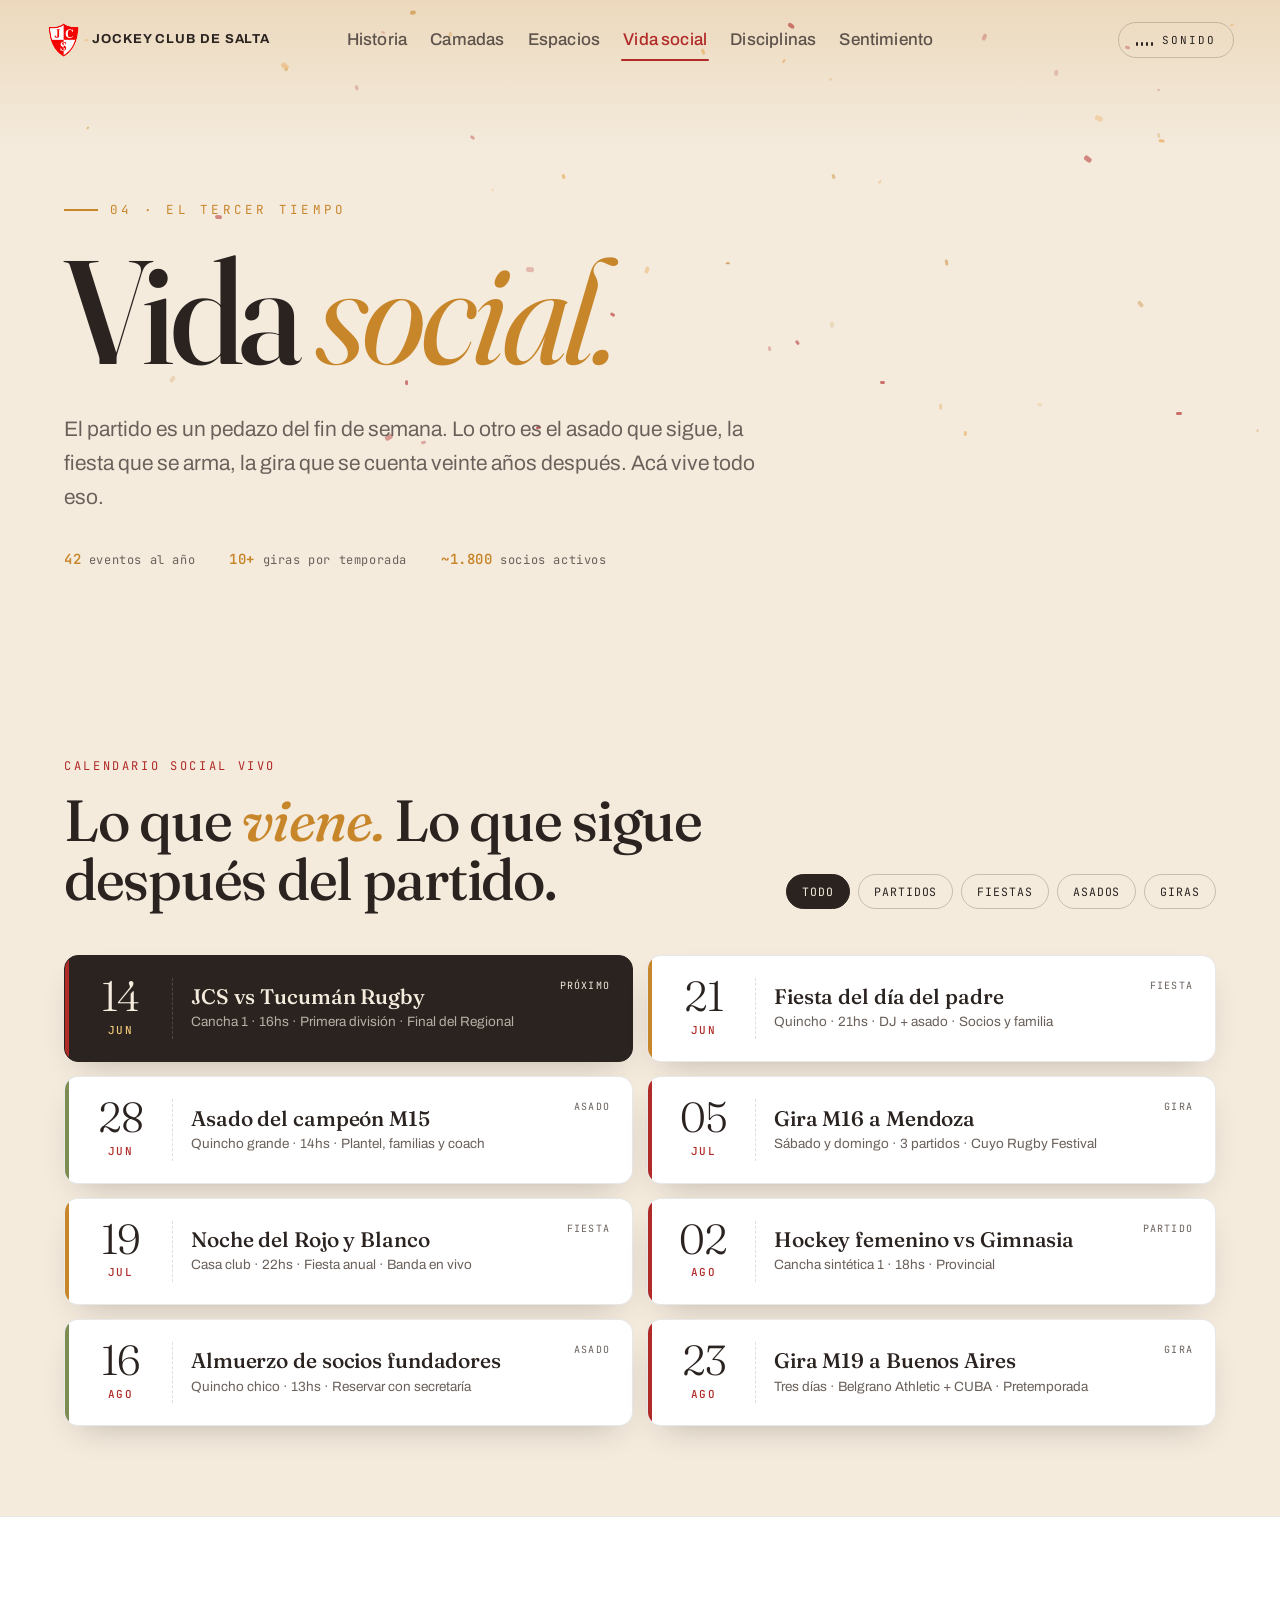
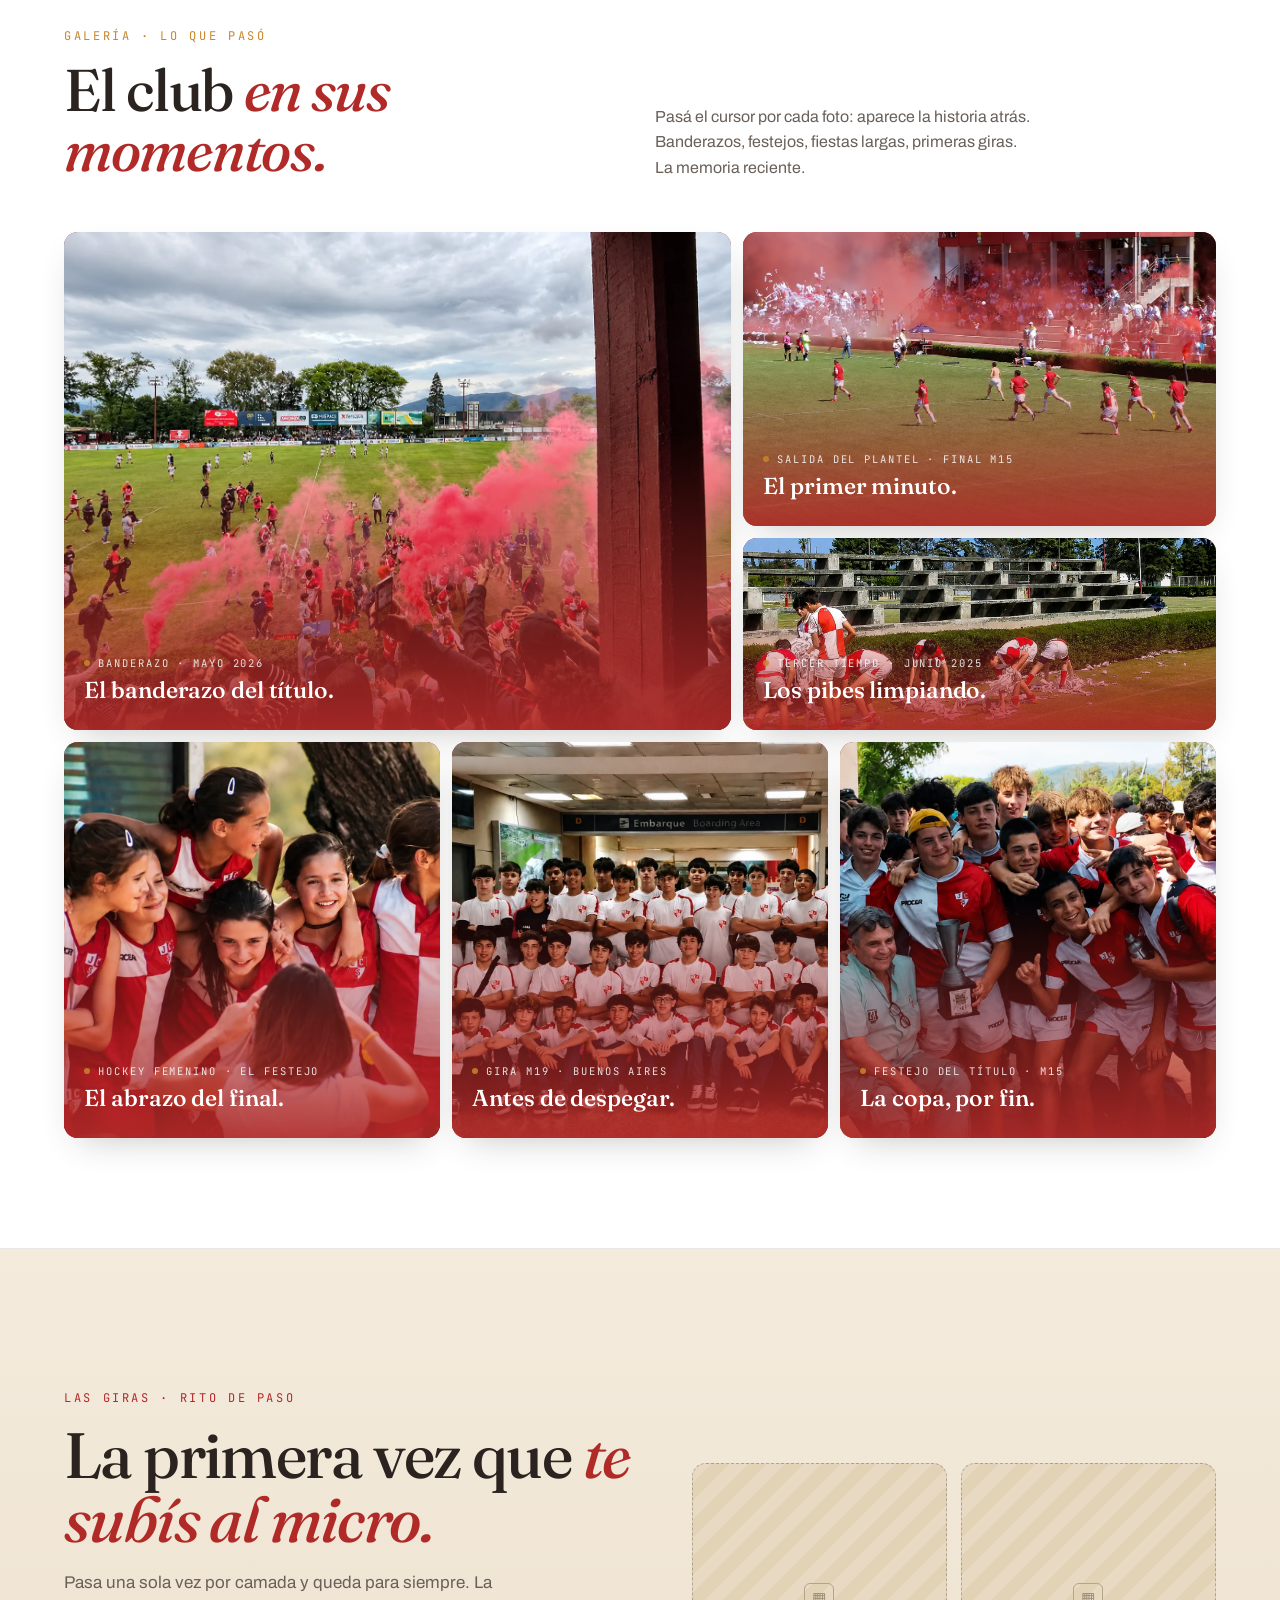
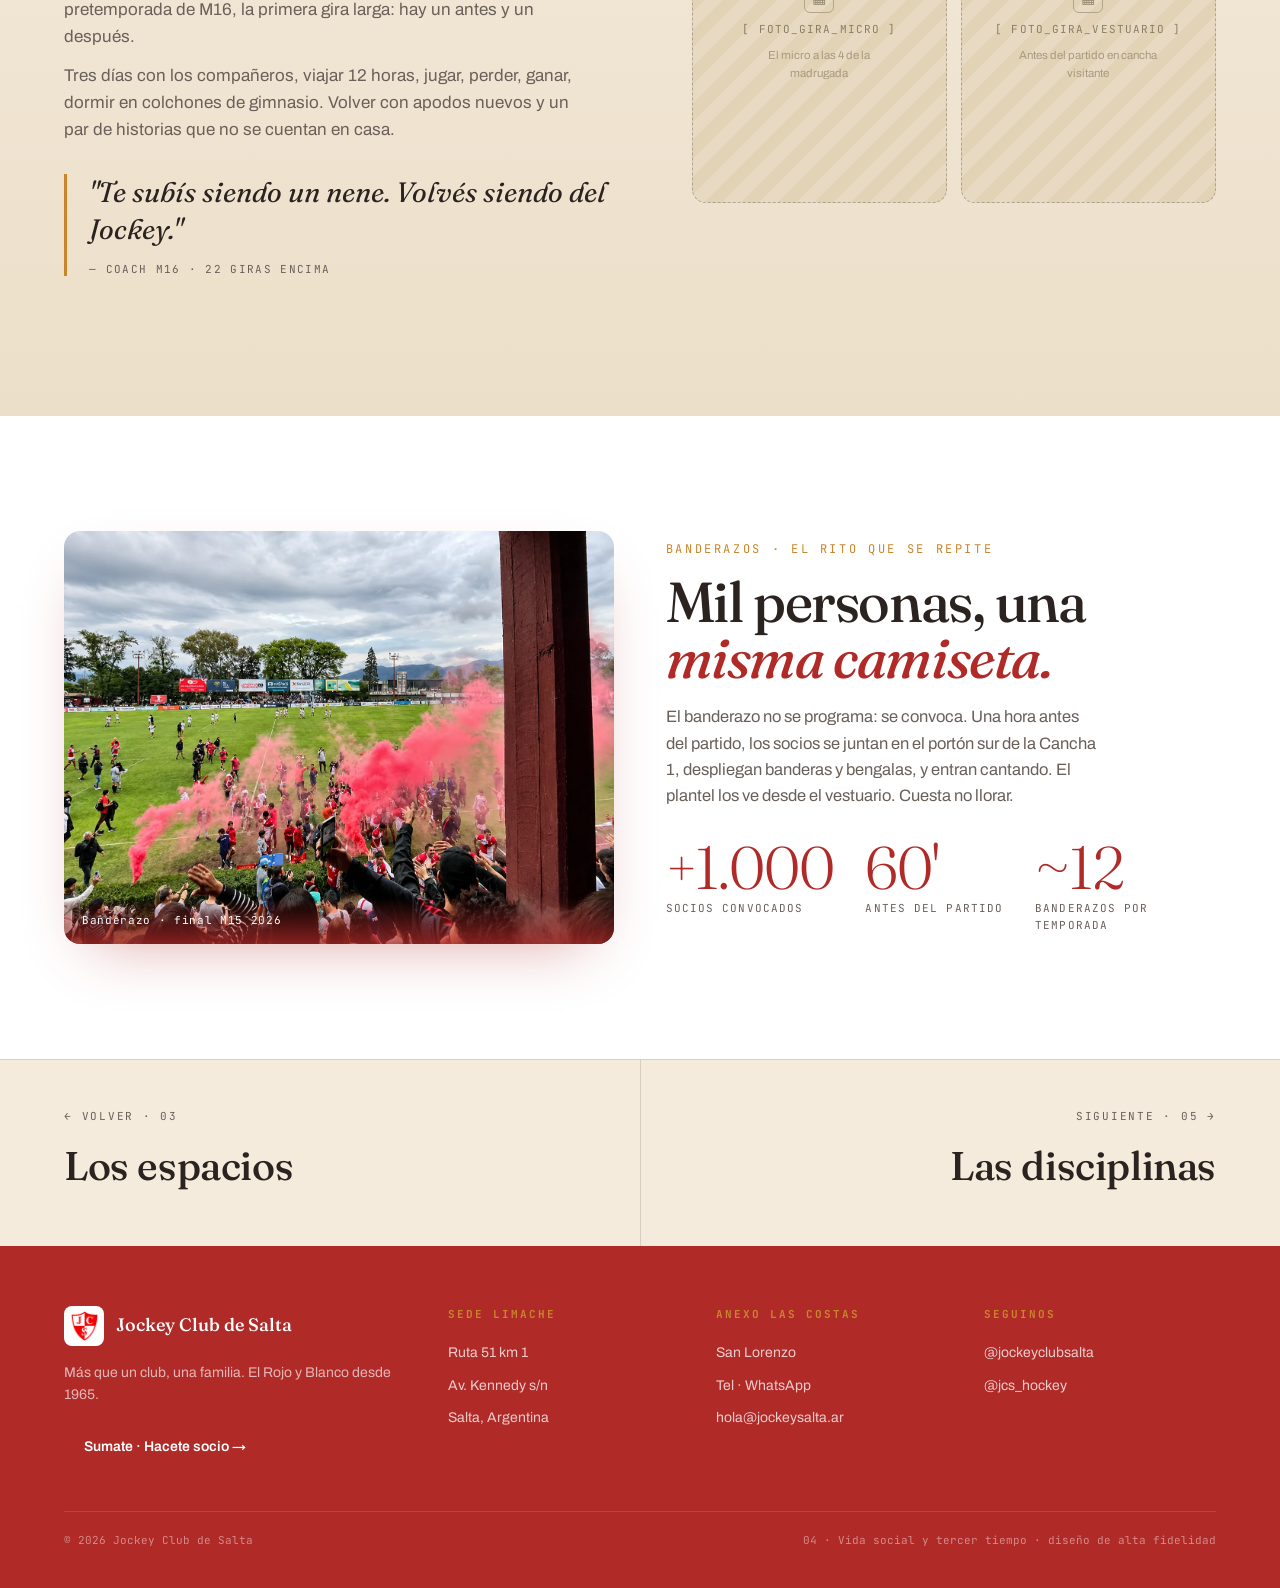
<file: social.html>
<!DOCTYPE html>
<html lang="es">
<head>
<meta charset="UTF-8" />
<meta name="viewport" content="width=device-width, initial-scale=1.0" />
<title>Jockey Club de Salta · Vida social y tercer tiempo</title>
<meta name="description" content="Vida social y tercer tiempo del Jockey Club de Salta: fiestas, festejos de título, banderazos y giras." />
<meta name="theme-color" content="#B02A28" />
<link rel="icon" type="image/png" href="/assets/logo-jcs.png" />
<link rel="apple-touch-icon" href="/assets/logo-jcs.png" />
<link rel="canonical" href="https://jockeyclubsalta.vercel.app/social" />
<meta property="og:type" content="website" />
<meta property="og:site_name" content="Jockey Club de Salta" />
<meta property="og:title" content="Jockey Club de Salta · Vida social y tercer tiempo" />
<meta property="og:description" content="Vida social y tercer tiempo del Jockey Club de Salta: fiestas, festejos de título, banderazos y giras." />
<meta property="og:image" content="https://jockeyclubsalta.vercel.app/assets/og-jockey.jpg" />
<meta property="og:url" content="https://jockeyclubsalta.vercel.app/social" />
<meta property="og:locale" content="es_AR" />
<meta name="twitter:card" content="summary_large_image" />
<link rel="preconnect" href="https://fonts.googleapis.com" />
<link rel="preconnect" href="https://fonts.gstatic.com" crossorigin />
<link href="https://fonts.googleapis.com/css2?family=Fraunces:ital,opsz,wght@0,9..144,300..900;1,9..144,300..900&family=Archivo:wght@300;400;500;600;700;800&family=JetBrains+Mono:wght@400;500&display=swap" rel="stylesheet" />
<script>document.documentElement.classList.add('js');</script>
<link rel="stylesheet" href="/css/base.css" />
<link rel="stylesheet" href="/css/pages/social.css" />
</head>
<body id="top">
<div class="progress" id="progress"></div>

<!-- ===== TOP NAV ===== -->
<header class="topbar" id="topbar">
  <a class="brand" href="/"><img src="/assets/logo-jcs.png" alt="Escudo JCS" /><b>JOCKEY CLUB DE SALTA</b><span class="tag">04 · Vida social</span></a>
  <nav class="mainnav">
    <a href="/historia">Historia</a>
    <a href="/camadas">Camadas</a>
    <a href="/espacios">Espacios</a>
    <a class="active" href="/social">Vida social</a>
    <a href="/disciplinas">Disciplinas</a>
    <a href="/sentimiento">Sentimiento</a>
  </nav>
  <div class="nav-actions">
    <button class="icon-btn snd" id="snd" role="switch" aria-checked="false"><span class="eq"><i></i><i></i><i></i><i></i></span><span>Sonido</span></button>
    <button class="icon-btn menu-btn" id="openMenu" aria-label="Abrir menú"><span class="ham"><i></i><i></i><i></i></span></button>
  </div>
</header>

<!-- ===== OVERLAY MENU ===== -->
<div class="overlay" id="overlay" aria-hidden="true">
  <div class="overlay-top">
    <a class="brand" href="/"><img src="/assets/logo-jcs.png" alt="JCS" style="width:32px;height:32px" /><b>JOCKEY CLUB DE SALTA</b></a>
    <button class="close-btn" id="closeMenu">Cerrar ✕</button>
  </div>
  <div class="overlay-body">
    <a class="ov-item" href="/historia"><span class="idx">01</span><img class="thumb" src="/assets/plantel-m15.webp" alt="" /><span class="lab">Historia viva</span><span class="desc">1965 → hoy</span></a>
    <a class="ov-item" href="/camadas"><span class="idx">02</span><img class="thumb" src="/assets/festejo-titulo-m15.webp" alt="" /><span class="lab">Las camadas</span><span class="desc">La constelación</span></a>
    <a class="ov-item" href="/espacios"><span class="idx">03</span><img class="thumb" src="/assets/casa-club.webp" alt="" /><span class="lab">Los espacios</span><span class="desc">Cancha 1 · La casa roja</span></a>
    <a class="ov-item active" href="#"><span class="idx">04</span><img class="thumb" src="/assets/tercer-tiempo.webp" alt="" /><span class="lab">Vida social</span><span class="desc">El tercer tiempo</span></a>
    <a class="ov-item" href="/disciplinas"><span class="idx">05</span><img class="thumb" src="/assets/golf.webp" alt="" /><span class="lab">Disciplinas</span><span class="desc">Seis deportes</span></a>
    <a class="ov-item" href="/sentimiento"><span class="idx">06</span><img class="thumb" src="/assets/banderazo.webp" alt="" /><span class="lab">Sentir el Rojo</span><span class="desc">La experiencia</span></a>
  </div>
</div>

<!-- ===== HERO ===== -->
<section class="phero" data-screen-label="Vida social · Hero">
  <div class="confetti" id="confetti"></div>
  <div class="wrap">
    <div class="eye">04 · El tercer tiempo</div>
    <h1>Vida <em>social.</em></h1>
    <p class="sub">El partido es un pedazo del fin de semana. Lo otro es el asado que sigue, la fiesta que se arma, la gira que se cuenta veinte años después. Acá vive todo eso.</p>
    <div class="meta">
      <span><b>42</b> eventos al año</span>
      <span><b>10+</b> giras por temporada</span>
      <span><b>~1.800</b> socios activos</span>
    </div>
  </div>
</section>

<!-- ===== CALENDARIO SOCIAL ===== -->
<section class="cal" data-screen-label="Vida social · Calendario">
  <div class="wrap">
    <div class="cal-head">
      <div>
        <div class="lab">Calendario social vivo</div>
        <h2>Lo que <em>viene.</em> Lo que sigue después del partido.</h2>
      </div>
      <div class="filters">
        <button class="filter on" data-f="all">Todo</button>
        <button class="filter" data-f="partido">Partidos</button>
        <button class="filter" data-f="fiesta">Fiestas</button>
        <button class="filter" data-f="asado">Asados</button>
        <button class="filter" data-f="gira">Giras</button>
      </div>
    </div>

    <div class="cal-grid" id="calGrid">
      <article class="ev next-up" data-type="partido">
        <div class="day"><div class="d">14</div><div class="m">JUN</div></div>
        <div class="body"><h3>JCS vs Tucumán Rugby</h3><p>Cancha 1 · 16hs · Primera división · Final del Regional</p></div>
        <span class="pill">PRÓXIMO</span>
      </article>
      <article class="ev" data-type="fiesta">
        <div class="day"><div class="d">21</div><div class="m">JUN</div></div>
        <div class="body"><h3>Fiesta del día del padre</h3><p>Quincho · 21hs · DJ + asado · Socios y familia</p></div>
        <span class="pill">FIESTA</span>
      </article>
      <article class="ev" data-type="asado">
        <div class="day"><div class="d">28</div><div class="m">JUN</div></div>
        <div class="body"><h3>Asado del campeón M15</h3><p>Quincho grande · 14hs · Plantel, familias y coach</p></div>
        <span class="pill">ASADO</span>
      </article>
      <article class="ev" data-type="gira">
        <div class="day"><div class="d">05</div><div class="m">JUL</div></div>
        <div class="body"><h3>Gira M16 a Mendoza</h3><p>Sábado y domingo · 3 partidos · Cuyo Rugby Festival</p></div>
        <span class="pill">GIRA</span>
      </article>
      <article class="ev" data-type="fiesta">
        <div class="day"><div class="d">19</div><div class="m">JUL</div></div>
        <div class="body"><h3>Noche del Rojo y Blanco</h3><p>Casa club · 22hs · Fiesta anual · Banda en vivo</p></div>
        <span class="pill">FIESTA</span>
      </article>
      <article class="ev" data-type="partido">
        <div class="day"><div class="d">02</div><div class="m">AGO</div></div>
        <div class="body"><h3>Hockey femenino vs Gimnasia</h3><p>Cancha sintética 1 · 18hs · Provincial</p></div>
        <span class="pill">PARTIDO</span>
      </article>
      <article class="ev" data-type="asado">
        <div class="day"><div class="d">16</div><div class="m">AGO</div></div>
        <div class="body"><h3>Almuerzo de socios fundadores</h3><p>Quincho chico · 13hs · Reservar con secretaría</p></div>
        <span class="pill">ASADO</span>
      </article>
      <article class="ev" data-type="gira">
        <div class="day"><div class="d">23</div><div class="m">AGO</div></div>
        <div class="body"><h3>Gira M19 a Buenos Aires</h3><p>Tres días · Belgrano Athletic + CUBA · Pretemporada</p></div>
        <span class="pill">GIRA</span>
      </article>
    </div>
  </div>
</section>

<!-- ===== MOSAICO ===== -->
<section class="mosaic" data-screen-label="Vida social · Mosaico">
  <div class="wrap">
    <div class="mosaic-head">
      <div>
        <div class="lab">Galería · lo que pasó</div>
        <h2>El club <em>en sus momentos.</em></h2>
      </div>
      <p>Pasá el cursor por cada foto: aparece la historia atrás. Banderazos, festejos, fiestas largas, primeras giras. La memoria reciente.</p>
    </div>
    <div class="bento">
      <a class="tile t-a" href="#">
        <img src="/assets/banderazo.webp" alt="El banderazo en la Cancha 1" />
        <div class="body">
          <div class="k">Banderazo · Mayo 2026</div>
          <h4>El banderazo del título.</h4>
          <p>Más de mil socios se juntaron en la Cancha 1 antes de la final. Las bengalas tiñeron el cielo de rojo veinte minutos antes del kickoff.</p>
        </div>
      </a>
      <a class="tile t-b" href="#">
        <img src="/assets/salida-plantel.webp" alt="Salida del plantel entre humo rojo" />
        <div class="body">
          <div class="k">Salida del plantel · Final M15</div>
          <h4>El primer minuto.</h4>
          <p>Cuando salieron entre el humo, la tribuna no escuchó al árbitro.</p>
        </div>
      </a>
      <a class="tile t-c" href="#">
        <img src="/assets/tercer-tiempo.webp" alt="Tercer tiempo en las gradas" />
        <div class="body">
          <div class="k">Tercer tiempo · Junio 2025</div>
          <h4>Los pibes limpiando.</h4>
          <p>La rifa la ganaron los M14. La cuenta del papelillo, también ellos.</p>
        </div>
      </a>
      <a class="tile t-d" href="#">
        <img src="/assets/hockey-ninas-festejo.webp" alt="El festejo de las chicas de hockey" loading="lazy" />
        <div class="body">
          <div class="k">Hockey femenino · El festejo</div>
          <h4>El abrazo del final.</h4>
          <p>Cuando suena el silbato y el resultado quedó del lado rojo.</p>
        </div>
      </a>
      <a class="tile t-e" href="#">
        <img src="/assets/gira-embarque.webp" alt="El plantel en el aeropuerto, rumbo a la gira" loading="lazy" />
        <div class="body">
          <div class="k">Gira M19 · Buenos Aires</div>
          <h4>Antes de despegar.</h4>
          <p>El plantel completo en el aeropuerto, rumbo a la gira más larga del año.</p>
        </div>
      </a>
      <a class="tile t-f" href="#">
        <img src="/assets/festejo-titulo-m15.webp" alt="El festejo del título con la copa" loading="lazy" />
        <div class="body">
          <div class="k">Festejo del título · M15</div>
          <h4>La copa, por fin.</h4>
          <p>El plantel y el trofeo, minutos después del pitazo final.</p>
        </div>
      </a>
    </div>
  </div>
</section>

<!-- ===== GIRAS · rito de paso ===== -->
<section class="giras" data-screen-label="Vida social · Giras">
  <div class="wrap">
    <div class="giras-grid">
      <div>
        <div class="lab">Las giras · rito de paso</div>
        <h2>La primera vez que <em>te subís al micro.</em></h2>
        <p>Pasa una sola vez por camada y queda para siempre. La pretemporada de M16, la primera gira larga: hay un antes y un después.</p>
        <p>Tres días con los compañeros, viajar 12 horas, jugar, perder, ganar, dormir en colchones de gimnasio. Volver con apodos nuevos y un par de historias que no se cuentan en casa.</p>
        <div class="giras-quote">"Te subís siendo un nene. Volvés siendo del Jockey."<cite>— Coach M16 · 22 giras encima</cite></div>
      </div>
      <div class="giras-photos">
        <div class="ph"><div class="ic">▦</div><div class="tag">[ FOTO_GIRA_MICRO ]</div><div class="hint">El micro a las 4 de la madrugada</div></div>
        <div class="ph"><div class="ic">▦</div><div class="tag">[ FOTO_GIRA_VESTUARIO ]</div><div class="hint">Antes del partido en cancha visitante</div></div>
      </div>
    </div>
  </div>
</section>

<!-- ===== BANDERAZOS rite ===== -->
<section class="rite" data-screen-label="Vida social · Banderazos">
  <div class="wrap">
    <div class="rite-grid">
      <div class="frame"><img src="/assets/banderazo.webp" alt="Banderazo con bengalas en Cancha 1" /><div class="cap">Banderazo · final M15 2026</div></div>
      <div>
        <div class="lab">Banderazos · el rito que se repite</div>
        <h2>Mil personas, una <em>misma camiseta.</em></h2>
        <p>El banderazo no se programa: se convoca. Una hora antes del partido, los socios se juntan en el portón sur de la Cancha 1, despliegan banderas y bengalas, y entran cantando. El plantel los ve desde el vestuario. Cuesta no llorar.</p>
        <div class="rite-stats rsg">
          <div><div class="rs">+1.000</div><div class="rsl">socios convocados</div></div>
          <div><div class="rs">60'</div><div class="rsl">antes del partido</div></div>
          <div><div class="rs">~12</div><div class="rsl">banderazos por temporada</div></div>
        </div>
      </div>
    </div>
  </div>
</section>

<!-- ===== PAGER ===== -->
<nav class="pager">
  <a href="/espacios"><span class="dir">← Volver · 03</span><span class="ttl">Los espacios</span></a>
  <a class="next" href="/disciplinas"><span class="dir">Siguiente · 05 →</span><span class="ttl">Las disciplinas</span></a>
</nav>

<!-- ===== FOOTER ===== -->
<footer class="foot">
  <div class="wrap">
    <div class="foot-grid">
      <div>
        <div class="lg"><img src="/assets/logo-jcs.png" alt="JCS" /><b>Jockey Club de Salta</b></div>
        <p>Más que un club, una familia. El Rojo y Blanco desde 1965.</p>
        <a class="cta" href="#">Sumate · Hacete socio →</a>
      </div>
      <div><h5>Sede Limache</h5><ul><li>Ruta 51 km 1</li><li>Av. Kennedy s/n</li><li>Salta, Argentina</li></ul></div>
      <div><h5>Anexo Las Costas</h5><ul><li>San Lorenzo</li><li>Tel · WhatsApp</li><li>hola@jockeysalta.ar</li></ul></div>
      <div><h5>Seguinos</h5><ul><li><a href="#">@jockeyclubsalta</a></li><li><a href="#">@jcs_hockey</a></li></ul></div>
    </div>
    <div class="copy"><span>© 2026 Jockey Club de Salta</span><span>04 · Vida social y tercer tiempo · diseño de alta fidelidad</span></div>
  </div>
</footer>

<script src="/js/site.js" defer></script>
<script src="/js/pages/social.js" defer></script>
</body>
</html>
</file>
<file: css/base.css>
/* ===========================================================
   Jockey Club de Salta — base.css
   Fundación compartida por todas las páginas: variables,
   reset, tipografía, navegación, overlay, footer y utilidades.
   Tema por defecto = claro (crema). Las páginas con hero
   oscuro (Home, Camadas, Sentir el Rojo) sobrescriben en su
   propio CSS, cargado después de este archivo.
   =========================================================== */

:root{
  --rojo:#B02A28; --rojo-deep:#9A2220; --rojo-hot:#E23A33;
  --vino:#6E1714; --vino-900:#B02A28; --vino-bg:#B02A28; --vino-soft:#9A2220;
  --blanco:#FFFFFF;
  --crema:#F4EBDD; --crema-2:#ECDFC9; --crema-3:#E4D5BB;
  --tinta:#2A2320; --tinta-60:#6a605a; --tinta-40:#9e9690;
  --ocre:#C8862B; --ocre-2:#E9A24A; --ocre-soft:#F0C77A;
  --verde:#7d8d52; --azul-tenis:#3A6E8F;
  --shadow-warm:0 24px 60px -28px rgba(176,42,40,.45);
  --shadow-soft:0 14px 34px -16px rgba(42,35,32,.3);
  --ease:cubic-bezier(.2,.7,.2,1);
  --maxw:1280px;
  --pad:clamp(20px,5vw,72px);
}

/* ===== Reset & base ===== */
*{box-sizing:border-box;margin:0;padding:0}
html{scroll-behavior:smooth}
body{background:var(--crema);color:var(--tinta);font-family:"Archivo",system-ui,sans-serif;font-size:17px;line-height:1.6;-webkit-font-smoothing:antialiased;overflow-x:hidden}
::selection{background:var(--rojo);color:#fff}
h1,h2,h3,h4{font-family:"Fraunces",Georgia,serif;font-weight:520;line-height:1;letter-spacing:-.02em;font-optical-sizing:auto}
.mono{font-family:"JetBrains Mono",monospace}
a{color:inherit;text-decoration:none}
img{display:block;max-width:100%}
.wrap{max-width:var(--maxw);margin:0 auto;padding-left:var(--pad);padding-right:var(--pad)}

/* ===== Reveal on scroll (translateY only; opacity stays 1) ===== */
html.js .reveal{transform:translateY(16px);transition:transform 1s var(--ease)}
html.js .reveal.in{transform:none}
html.js .reveal.d1{transition-delay:.1s}
html.js .reveal.d2{transition-delay:.2s}
html.js .reveal.d3{transition-delay:.3s}
@media(prefers-reduced-motion:reduce){html.js .reveal{transform:none !important;transition:none}}

/* ===== Top nav — layout editorial de 3 zonas (tema claro por defecto) ===== */
.topbar{
  position:fixed;top:0;left:0;right:0;z-index:60;
  display:flex;align-items:center;justify-content:space-between;gap:18px;
  padding:18px clamp(18px,4vw,46px);
  border-bottom:1px solid transparent;
  transition:background .55s var(--ease),border-color .55s var(--ease),padding .45s var(--ease);
  animation:navIn .9s var(--ease) both;
}
@keyframes navIn{from{opacity:0;transform:translateY(-14px)}to{opacity:1;transform:none}}
.topbar.solid{
  background:rgba(244,235,221,.78);
  -webkit-backdrop-filter:blur(20px) saturate(1.5);backdrop-filter:blur(20px) saturate(1.5);
  border-bottom-color:rgba(42,35,32,.1);
  padding-top:12px;padding-bottom:12px;
}

/* Marca */
.brand{grid-column:1;justify-self:start;display:inline-flex;align-items:center;gap:12px;transition:opacity .3s var(--ease)}
.brand:hover{opacity:.74}
.brand img{width:34px;height:34px;transition:transform .55s var(--ease)}
.brand:hover img{transform:rotate(-5deg) scale(1.05)}
.brand b{font-family:"Archivo";font-weight:700;font-size:13px;letter-spacing:.07em;text-transform:uppercase;color:var(--tinta)}
.brand .tag{font-family:"JetBrains Mono";font-size:10.5px;letter-spacing:.16em;text-transform:uppercase;color:var(--tinta-60);border-left:1px solid rgba(42,35,32,.25);padding-left:12px}
@media(max-width:640px){.brand .tag{display:none}}

/* Acciones (derecha) */
.nav-actions{grid-column:2;justify-self:end;display:flex;align-items:center;gap:10px}
.icon-btn{display:inline-flex;align-items:center;gap:9px;font-family:"JetBrains Mono";font-size:11px;letter-spacing:.18em;text-transform:uppercase;border:1px solid rgba(42,35,32,.2);color:var(--tinta);background:transparent;border-radius:100px;padding:10px 17px;cursor:pointer;transition:background .3s var(--ease),color .3s var(--ease),border-color .3s var(--ease),transform .3s var(--ease)}
.icon-btn:hover{background:var(--rojo);color:#fff;border-color:var(--rojo);transform:translateY(-1px)}
/* Hamburguesa mobile — botón cuadrado redondeado, tres líneas iguales (típico) */
.menu-btn{width:48px;height:48px;padding:0;justify-content:center;border-radius:14px;border-color:rgba(42,35,32,.2);background:rgba(120,110,102,.07);-webkit-backdrop-filter:blur(6px);backdrop-filter:blur(6px)}
.menu-btn .ham{display:flex;flex-direction:column;align-items:center;justify-content:center;gap:5px;width:22px;opacity:1}
.menu-btn .ham i{width:22px;height:2.4px;border-radius:2px;background:currentColor;display:block;transition:transform .3s var(--ease)}
.menu-btn:hover{transform:translateY(-1px)}
.menu-btn:active{transform:scale(.94)}

/* ===== Nav inline (secciones escritas, sólo desktop) ===== */
.mainnav{display:none}
.mainnav a{position:relative;font-family:"Archivo";font-weight:500;font-size:17px;letter-spacing:.01em;color:var(--tinta);padding:8px 2px;white-space:nowrap;opacity:.74;transition:opacity .3s var(--ease),color .3s var(--ease)}
.mainnav a::after{content:"";position:absolute;left:50%;right:50%;bottom:0;height:2px;border-radius:2px;background:var(--rojo);transition:left .35s var(--ease),right .35s var(--ease)}
.mainnav a:hover{opacity:1;color:var(--rojo)}
.mainnav a.active{opacity:1;color:var(--rojo)}
.mainnav a:hover::after,.mainnav a.active::after{left:0;right:0}
@media(min-width:1240px){
  .topbar{display:grid;grid-template-columns:1fr auto 1fr}
  .mainnav{grid-column:2;justify-self:center;display:flex;align-items:center;gap:clamp(14px,1.5vw,26px)}
  .nav-actions{grid-column:3}
  .nav-actions .menu-btn{display:none}
  .topbar .brand .tag{display:none}
}
@media(prefers-reduced-motion:reduce){.topbar{animation:none}}
.snd .eq{display:flex;align-items:flex-end;gap:2.5px;height:13px}
.snd .eq i{width:2.5px;background:currentColor;height:30%;border-radius:2px}
.snd.on .eq i{animation:eq .9s ease-in-out infinite}
.snd.on .eq i:nth-child(2){animation-delay:.15s}
.snd.on .eq i:nth-child(3){animation-delay:.3s}
.snd.on .eq i:nth-child(4){animation-delay:.45s}
@keyframes eq{0%,100%{height:25%}50%{height:100%}}
@media(max-width:520px){.snd span:last-child{display:none}}
/* Mobile: header limpio — solo marca + hamburguesa (sin botón de sonido) */
@media(max-width:1239px){.nav-actions .snd{display:none}}

/* ===== Overlay menu (fondo oscuro en todas las páginas) ===== */
.overlay{position:fixed;inset:0;z-index:70;background:var(--vino-900);transform:translateY(-100%);transition:transform .7s var(--ease);display:flex;flex-direction:column;overflow-y:auto}
.overlay.open{transform:none}
.overlay-top{display:flex;align-items:center;justify-content:space-between;padding:18px clamp(18px,4vw,42px)}
.overlay-top .brand b{color:#fff}
.close-btn{font-family:"JetBrains Mono";font-size:12px;letter-spacing:.14em;text-transform:uppercase;color:#fff;background:transparent;border:1px solid rgba(255,255,255,.4);border-radius:100px;padding:9px 18px;cursor:pointer;transition:.3s var(--ease)}
.close-btn:hover{background:var(--rojo);border-color:var(--rojo)}
.overlay-body{flex:1;display:flex;flex-direction:column;justify-content:center;padding:clamp(16px,3vw,36px) clamp(18px,4vw,42px)}
.ov-item{display:flex;align-items:center;gap:clamp(16px,3vw,34px);padding:clamp(11px,1.5vw,18px) 8px;border-top:1px solid rgba(255,255,255,.12);cursor:pointer;transition:.4s var(--ease)}
.ov-item:last-child{border-bottom:1px solid rgba(255,255,255,.12)}
.ov-item.active{background:rgba(255,255,255,.05)}
.ov-item .thumb{width:clamp(54px,7vw,88px);height:clamp(40px,5vw,60px);border-radius:9px;object-fit:cover;flex-shrink:0;filter:grayscale(.4) brightness(.85);transition:.45s var(--ease)}
.ov-item .swt{width:clamp(54px,7vw,88px);height:clamp(40px,5vw,60px);border-radius:9px;flex-shrink:0;background:radial-gradient(circle at 60% 30%,#B02A28,#B02A28)}
.ov-item .lab{font-family:"Fraunces";font-size:clamp(26px,4.6vw,54px);font-weight:480;color:#fff;letter-spacing:-.02em;line-height:1;transition:.4s var(--ease)}
.ov-item .desc{font-family:"JetBrains Mono";font-size:11px;letter-spacing:.1em;color:rgba(255,255,255,.5);text-transform:uppercase;margin-left:auto;text-align:right;display:none}
@media(min-width:900px){.ov-item .desc{display:block}}
.ov-item .idx{font-family:"JetBrains Mono";font-size:12px;color:var(--ocre);width:30px;flex-shrink:0}
.ov-item:hover{padding-left:24px}
.ov-item:hover .lab{color:var(--ocre)}
.ov-item:hover .thumb{filter:none;transform:scale(1.05)}

/* ===== Pager (tema claro por defecto) ===== */
.pager{border-top:1px solid rgba(42,35,32,.14);display:grid;grid-template-columns:1fr 1fr}
.pager a{padding:clamp(28px,4vw,48px) var(--pad);transition:background .4s var(--ease);display:flex;flex-direction:column;gap:8px}
.pager a:hover{background:var(--crema-2)}
.pager a.next{text-align:right;border-left:1px solid rgba(42,35,32,.14)}
.pager .dir{font-family:"JetBrains Mono";font-size:11px;letter-spacing:.16em;text-transform:uppercase;color:var(--tinta-60)}
.pager .ttl{font-family:"Fraunces";font-size:clamp(24px,3.4vw,40px);font-weight:500;letter-spacing:-.01em}
.pager a:hover .ttl{color:var(--rojo)}

/* ===== Footer (rojo en todas las páginas) ===== */
footer.foot{background:#B02A28;color:rgba(255,255,255,.86);padding:60px 0 38px}
.foot-grid{display:grid;grid-template-columns:1.5fr 1fr 1fr 1fr;gap:36px}
@media(max-width:860px){.foot-grid{grid-template-columns:1fr 1fr;gap:30px}}
@media(max-width:520px){.foot-grid{grid-template-columns:1fr}}
.foot .lg{display:flex;align-items:center;gap:12px;margin-bottom:16px}
.foot .lg img{width:40px;height:40px;background:#fff;border-radius:8px;padding:5px}
.foot .lg b{font-family:"Fraunces";font-size:18px;font-weight:520;color:#fff}
.foot p{font-size:14px;line-height:1.6;color:rgba(255,255,255,.66)}
.foot h5{font-family:"JetBrains Mono";font-size:11px;letter-spacing:.18em;text-transform:uppercase;color:var(--ocre);margin-bottom:14px}
.foot ul{list-style:none}
.foot ul li{padding:5px 0;font-size:14px;color:rgba(255,255,255,.76)}
.foot ul li a:hover{color:#fff;text-decoration:underline}
.foot .cta{margin-top:18px;display:inline-flex;align-items:center;gap:10px;background:var(--rojo);color:#fff;font-family:"Archivo";font-weight:600;font-size:14px;border-radius:100px;padding:11px 20px;transition:.35s var(--ease)}
.foot .cta:hover{background:var(--rojo-deep)}
.foot .copy{border-top:1px solid rgba(255,255,255,.12);margin-top:42px;padding-top:20px;display:flex;justify-content:space-between;flex-wrap:wrap;gap:10px;font-family:"JetBrains Mono";font-size:11px;color:rgba(255,255,255,.45)}

/* ===== Scroll progress bar ===== */
.progress{position:fixed;top:0;left:0;height:3px;background:var(--rojo);z-index:65;width:0;transition:width .1s linear}

/* ===== Ajustes táctiles en mobile (tap targets cómodos) ===== */
@media(max-width:767px){
  .icon-btn{min-height:44px;padding:11px 16px}
  .brand{min-height:44px}
  .close-btn{min-height:44px;padding:11px 18px}
  .foot ul li{padding:2px 0}
  .foot ul li a{display:inline-flex;align-items:center;min-height:42px;padding:6px 2px}
  .foot .copy{gap:6px}
}
</file>
<file: css/pages/index.css>
/* index — estilos propios de la página (lo compartido vive en base.css) */

:root{
    --rojo:#B02A28;--rojo-deep:#9A2220;--vino:#B02A28;--vino-900:#B02A28;
    --blanco:#FFFFFF;--crema:#F4EBDD;--crema-2:#ECDFC9;--tinta:#2A2320;--tinta-60:#6a605a;--ocre:#C8862B;
    --shadow-warm:0 24px 60px -28px rgba(176,42,40,.5);
    --ease:cubic-bezier(.2,.7,.2,1);--maxw:1280px;--pad:clamp(20px,5vw,72px);
  }
body{background:var(--rojo);color:var(--tinta);font-family:"Archivo",system-ui,sans-serif;font-size:17px;line-height:1.6;-webkit-font-smoothing:antialiased;overflow-x:hidden}
::selection{background:#fff;color:var(--rojo)}
/* Header transparente sobre el hero oscuro → glassy claro al hacer scroll */
.topbar.solid{background:rgba(244,235,221,.78);-webkit-backdrop-filter:blur(20px) saturate(1.5);backdrop-filter:blur(20px) saturate(1.5);border-bottom-color:rgba(42,35,32,.1)}
.brand b{color:#fff;transition:color .5s var(--ease)}
.topbar.solid .brand b{color:var(--tinta)}
.icon-btn{border-color:rgba(255,255,255,.42);color:#fff}
.topbar.solid .icon-btn{border-color:rgba(42,35,32,.2);color:var(--tinta)}
.icon-btn:hover{background:#fff;color:var(--rojo);border-color:#fff}
.topbar.solid .icon-btn:hover{background:var(--rojo);color:#fff;border-color:var(--rojo)}
.mainnav a{color:#fff;opacity:.82;transition:color .5s var(--ease),opacity .3s var(--ease)}
.mainnav a::after{background:#fff}
.mainnav a:hover{color:#fff;opacity:1}
.topbar.solid .mainnav a{color:var(--tinta)}
.topbar.solid .mainnav a::after{background:var(--rojo)}
.topbar.solid .mainnav a:hover,.topbar.solid .mainnav a.active{color:var(--rojo)}
.snd{display:inline-flex;align-items:center;gap:8px;cursor:pointer}
.snd .eq{display:flex;align-items:flex-end;gap:2.5px;height:14px}
.overlay-body{flex:1;display:flex;flex-direction:column;justify-content:center;padding:clamp(20px,4vw,40px) clamp(18px,4vw,42px)}
.ov-item{display:flex;align-items:center;gap:clamp(16px,3vw,34px);padding:clamp(12px,1.6vw,20px) 8px;border-top:1px solid rgba(255,255,255,.12);cursor:pointer;position:relative;transition:.4s var(--ease)}
.ov-item .thumb{width:clamp(56px,7vw,94px);height:clamp(42px,5vw,64px);border-radius:9px;object-fit:cover;flex-shrink:0;filter:grayscale(.4) brightness(.85);transition:.45s var(--ease)}
.ov-item .swt{width:clamp(56px,7vw,94px);height:clamp(42px,5vw,64px);border-radius:9px;flex-shrink:0;background:radial-gradient(circle at 60% 30%,#B02A28,#B02A28)}
.ov-item .lab{font-family:"Fraunces";font-size:clamp(28px,5vw,58px);font-weight:480;color:#fff;letter-spacing:-.02em;line-height:1;transition:.4s var(--ease)}
.intro{position:relative;height:100svh;min-height:640px;overflow:hidden;display:flex;align-items:center;justify-content:center;background:var(--rojo)}
.intro-bg{position:absolute;inset:0}
.intro-bg img{width:100%;height:100%;object-fit:cover;transform:scale(1.08);filter:saturate(1.05)}
.intro-bg::after{content:"";position:absolute;inset:0;background:linear-gradient(180deg,rgba(176,42,40,.62),rgba(154,34,32,.42) 45%,rgba(176,42,40,.82)),radial-gradient(90% 80% at 50% 45%,transparent,rgba(176,42,40,.55))}
.fabric{position:absolute;border-radius:50%;filter:blur(46px);opacity:.55;animation:drift 16s ease-in-out infinite}
.fabric.f1{width:42vw;height:42vw;background:#E23A33;left:-8vw;top:8vh;animation-delay:0s}
.fabric.f2{width:34vw;height:34vw;background:#fff;right:-6vw;top:18vh;opacity:.16;animation-delay:-4s}
.fabric.f3{width:30vw;height:30vw;background:#7d1714;left:30vw;bottom:-10vh;opacity:.5;animation-delay:-8s}
@keyframes drift{0%,100%{transform:translate(0,0) scale(1)}50%{transform:translate(4vw,-3vh) scale(1.12)}}
.intro-content{position:relative;z-index:3;text-align:center;padding:0 24px}
.crest-wrap{position:relative;display:inline-block;margin-bottom:clamp(22px,3vw,38px)}
.crest-wrap img{width:clamp(96px,13vw,172px);filter:drop-shadow(0 18px 40px rgba(0,0,0,.45))}
.crest-wrap::before{content:"";position:absolute;inset:-18%;border-radius:50%;background:radial-gradient(circle,rgba(255,255,255,.22),transparent 65%);opacity:1}
.intro h1{color:#fff;font-size:clamp(38px,6.6vw,94px);font-weight:540;line-height:1.04;letter-spacing:-.03em;text-wrap:balance;margin-bottom:clamp(54px,8vw,104px)}
.intro h1 em{font-style:italic;font-weight:400}
.intro .kick{color:rgba(255,255,255,.92);font-family:"JetBrains Mono";font-size:clamp(11px,1.3vw,13px);letter-spacing:.28em;text-transform:uppercase;margin-bottom:clamp(20px,3vw,34px)}
.intro .sub{color:rgba(255,255,255,.82);max-width:46ch;margin:0 auto;font-size:clamp(15px,1.7vw,19px);font-weight:380}
.scrollcue{position:absolute;bottom:24px;left:50%;transform:translateX(-50%);z-index:4;color:#fff;display:flex;flex-direction:column;align-items:center;gap:8px;font-family:"JetBrains Mono";font-size:10px;letter-spacing:.22em;text-transform:uppercase;opacity:.85}
.scrollcue .line{width:1px;height:40px;background:linear-gradient(#fff,transparent);animation:cue 2.2s var(--ease) infinite}
@keyframes cue{0%{transform:scaleY(.2);transform-origin:top;opacity:0}40%{opacity:1}100%{transform:scaleY(1);transform-origin:top;opacity:0}}
.manifesto{position:relative}
.stage{position:sticky;top:0;height:100svh;overflow:hidden;display:flex;align-items:center;justify-content:center}
.stage-bg{position:absolute;inset:0}
.stage-bg .frame{position:absolute;inset:0;opacity:0;transition:opacity 1.1s var(--ease)}
.stage-bg .frame.on{opacity:1}
.stage-bg .frame img{width:100%;height:100%;object-fit:cover;transform:scale(1.05);animation:slowzoom 12s ease-out forwards}
@keyframes slowzoom{from{transform:scale(1.16)}to{transform:scale(1.02)}}
.stage-bg::after{content:"";position:absolute;inset:0;z-index:2;background:linear-gradient(180deg,rgba(176,42,40,.7),rgba(154,34,32,.55) 50%,rgba(176,42,40,.8))}
.lines{position:relative;z-index:3;text-align:center;padding:0 clamp(22px,6vw,80px);max-width:1100px}
.line{position:absolute;left:50%;top:50%;transform:translate(-50%,-44%);width:min(92vw,1000px);
    color:#fff;font-family:"Fraunces";font-weight:500;font-size:clamp(34px,6.2vw,84px);line-height:1.02;letter-spacing:-.025em;text-wrap:balance;
    opacity:0;transition:opacity .8s var(--ease),transform .9s var(--ease);pointer-events:none}
.line em{font-style:italic;font-weight:380}
.line .accent{color:#FFD9A0}
.line.on{opacity:1;transform:translate(-50%,-50%)}
.line.was{opacity:0;transform:translate(-50%,-58%)}
.line.coming{opacity:0;transform:translate(-50%,-40%)}
.dots{position:fixed;right:clamp(14px,2.4vw,30px);top:50%;transform:translateY(-50%);z-index:40;display:flex;flex-direction:column;gap:13px;opacity:0}
.dots .d{width:8px;height:8px;border-radius:50%;border:1.5px solid #fff;opacity:.45;transition:.4s var(--ease)}
.dots .d.on{opacity:1;background:#fff;transform:scale(1.25)}
@media(max-width:760px){.dots{right:10px;gap:10px}.dots .d{width:6px;height:6px}}
.mani-counter{position:fixed;left:clamp(16px,3vw,34px);bottom:24px;z-index:40;font-family:"JetBrains Mono";font-size:12px;letter-spacing:.14em;color:#fff;mix-blend-mode:difference;opacity:0;transition:opacity .5s}
.mani-counter.show{opacity:.9}
.puertas{background:var(--vino-900);padding:clamp(70px,10vw,130px) 0 clamp(50px,7vw,90px);position:relative}
.puertas .head{text-align:center;max-width:40ch;margin:0 auto clamp(40px,5vw,64px)}
.puertas .head .eye{font-family:"JetBrains Mono";font-size:12px;letter-spacing:.26em;text-transform:uppercase;color:var(--ocre);margin-bottom:18px}
.puertas .head h2{color:#fff;font-size:clamp(32px,5vw,62px);font-weight:480;letter-spacing:-.022em}
.puertas .head h2 em{font-style:italic;color:#fff}
.puertas .head p{color:rgba(255,255,255,.7);margin-top:16px;font-size:16px}
.grid{display:grid;grid-template-columns:repeat(6,1fr);gap:14px}
.door{position:relative;border-radius:14px;overflow:hidden;min-height:clamp(240px,34vw,380px);display:flex;cursor:pointer;background:#1a0605;
    grid-column:span 2}
.door:nth-child(1){grid-column:span 4}
.door:nth-child(4){grid-column:span 4}
.door img{position:absolute;inset:0;width:100%;height:100%;object-fit:cover;filter:brightness(.7) saturate(1.05);transition:transform 1.1s var(--ease),filter .6s var(--ease)}
.door .swt{position:absolute;inset:0;background:radial-gradient(circle at 65% 30%,#B02A28,#B02A28)}
.door::after{content:"";position:absolute;inset:0;background:linear-gradient(180deg,transparent 35%,rgba(176,42,40,.9))}
.door:hover img{transform:scale(1.07);filter:brightness(.82) saturate(1.1)}
.door .body{position:relative;z-index:2;align-self:flex-end;padding:clamp(18px,2vw,28px);width:100%;display:flex;align-items:flex-end;justify-content:space-between;gap:14px}
.door .body .l .n{font-family:"JetBrains Mono";font-size:11px;letter-spacing:.16em;color:var(--ocre);margin-bottom:8px}
.door .body .l h3{color:#fff;font-size:clamp(22px,2.5vw,34px);font-weight:520;letter-spacing:-.01em;line-height:1}
.door .body .l p{color:rgba(255,255,255,.72);font-size:13px;margin-top:6px;max-width:30ch;opacity:0;max-height:0;transition:.5s var(--ease)}
.door:hover .body .l p{opacity:1;max-height:60px}
.door .enter{flex-shrink:0;width:46px;height:46px;border-radius:50%;border:1.5px solid rgba(255,255,255,.5);display:flex;align-items:center;justify-content:center;color:#fff;font-size:18px;transition:.4s var(--ease)}
.door:hover .enter{background:var(--ocre);border-color:var(--ocre);color:var(--vino-900);transform:translateX(4px)}
@media(max-width:900px){.grid{grid-template-columns:repeat(2,1fr)}.door,.door:nth-child(1),.door:nth-child(4){grid-column:span 1}}
@media(max-width:560px){.grid{grid-template-columns:1fr}.door,.door:nth-child(1),.door:nth-child(4){grid-column:span 1}}
.foot .cta:hover{background:var(--rojo-deep);box-shadow:0 12px 26px -12px rgba(176,42,40,.7)}
@media (prefers-reduced-motion:reduce){
    *{animation-duration:.01ms !important;animation-iteration-count:1 !important}
    .line{transition:opacity .3s linear}
  }
</file>
<file: css/pages/camadas.css>
/* camadas — estilos propios de la página (lo compartido vive en base.css) */

:root{
    --rojo:#B02A28;--rojo-deep:#9A2220;--vino:#B02A28;--vino-900:#B02A28;--vino-bg:#B02A28;
    --blanco:#FFFFFF;--crema:#F4EBDD;--tinta:#2A2320;--tinta-60:#6a605a;--ocre:#C8862B;--ocre-2:#E9A24A;
    --shadow-warm:0 24px 60px -28px rgba(0,0,0,.6);
    --ease:cubic-bezier(.2,.7,.2,1);--maxw:1280px;--pad:clamp(20px,5vw,72px);
  }
body{background:var(--vino-bg);color:#fff;font-family:"Archivo",system-ui,sans-serif;font-size:17px;line-height:1.6;-webkit-font-smoothing:antialiased;overflow-x:hidden}
::selection{background:var(--ocre);color:var(--vino-bg)}
/* Header sobre fondo oscuro → glassy oscuro al hacer scroll */
.topbar.solid{background:rgba(28,5,4,.78);-webkit-backdrop-filter:blur(20px) saturate(1.4);backdrop-filter:blur(20px) saturate(1.4);border-bottom-color:rgba(255,255,255,.08)}
.brand img{background:#fff;border-radius:7px;padding:3px}
.brand b{color:#fff}
.brand .tag{color:rgba(255,255,255,.6);border-left-color:rgba(255,255,255,.2)}
.icon-btn{border-color:rgba(255,255,255,.35);color:#fff}
.icon-btn:hover{background:var(--ocre);color:var(--vino-bg);border-color:var(--ocre)}
.mainnav a{color:#fff}
.mainnav a::after{background:var(--ocre)}
.mainnav a:hover,.mainnav a.active{color:var(--ocre)}
.phero{position:relative;padding:clamp(120px,17vw,200px) 0 clamp(40px,5vw,68px);overflow:hidden}
.phero::before{content:"";position:absolute;inset:0;background:radial-gradient(70% 60% at 50% 0%,rgba(154,34,32,.5),transparent 65%);pointer-events:none}
.phero .wrap{position:relative;z-index:2}
.phero .eye{font-family:"JetBrains Mono";font-size:12.5px;letter-spacing:.26em;text-transform:uppercase;color:var(--ocre);margin-bottom:24px}
.phero h1{font-size:clamp(54px,12.5vw,172px);font-weight:520;line-height:.92;letter-spacing:-.035em;text-wrap:balance;color:#fff}
.phero h1 em{font-style:italic;font-weight:380;color:var(--ocre)}
.phero .sub{margin-top:clamp(22px,3vw,34px);max-width:62ch;font-size:clamp(17px,1.9vw,21px);color:rgba(255,255,255,.78);font-weight:380}
.phero .meta{margin-top:34px;display:flex;gap:34px;flex-wrap:wrap;font-family:"JetBrains Mono";font-size:12px;letter-spacing:.05em;color:rgba(255,255,255,.6)}
.phero .meta span b{color:var(--ocre);font-weight:600}
.skyy{position:absolute;inset:0;overflow:hidden;pointer-events:none}
.skyy span{position:absolute;background:#fff;border-radius:50%}
.constellation-wrap{position:relative;padding:clamp(30px,5vw,60px) 0 clamp(50px,7vw,90px)}
.const-head{display:flex;justify-content:space-between;align-items:flex-end;gap:24px;margin-bottom:clamp(28px,4vw,50px);flex-wrap:wrap}
.const-head h2{font-size:clamp(26px,3.4vw,42px);font-weight:480;letter-spacing:-.02em;color:#fff;max-width:22ch;line-height:1.05}
.const-head h2 em{font-style:italic;color:var(--ocre)}
.const-head .hint{font-family:"JetBrains Mono";font-size:11.5px;letter-spacing:.16em;text-transform:uppercase;color:rgba(255,255,255,.55);display:flex;align-items:center;gap:10px}
.const-head .hint::before{content:"";width:8px;height:8px;border-radius:50%;background:var(--ocre);box-shadow:0 0 12px 3px rgba(233,162,74,.5);animation:pulse 2s var(--ease) infinite}
@keyframes pulse{0%,100%{box-shadow:0 0 8px 2px rgba(233,162,74,.5)}50%{box-shadow:0 0 18px 5px rgba(233,162,74,.7)}}
.constellation{position:relative;height:clamp(420px,62vh,640px);border:1px solid rgba(255,255,255,.07);border-radius:18px;background:radial-gradient(120% 100% at 30% 20%,rgba(176,42,40,.35),transparent 60%),radial-gradient(80% 80% at 80% 80%,rgba(176,42,40,.15),transparent 65%),#B02A28;overflow:hidden}
.constellation .bgstars span{position:absolute;background:#fff;border-radius:50%;opacity:.4}
.constellation .links{position:absolute;inset:0;width:100%;height:100%;pointer-events:none}
.constellation .links line{stroke:rgba(255,255,255,.1);stroke-width:1;vector-effect:non-scaling-stroke;transition:stroke .4s var(--ease)}
.constellation .links line.hot{stroke:rgba(233,162,74,.5);stroke-width:1.3}
.cnode{position:absolute;transform:translate(-50%,-50%);background:transparent;border:none;color:inherit;cursor:pointer;padding:0;display:flex;flex-direction:column;align-items:center;gap:10px}
.cnode .dot{width:10px;height:10px;border-radius:50%;background:#fff;box-shadow:0 0 10px 1px rgba(255,255,255,.5);transition:transform .35s var(--ease),background .35s var(--ease),box-shadow .35s var(--ease)}
.cnode.sm .dot{width:8px;height:8px}
.cnode.md .dot{width:12px;height:12px}
.cnode.lg .dot{width:16px;height:16px}
.cnode.xl .dot{width:22px;height:22px}
.cnode .lab{font-family:"Fraunces";font-size:18px;color:#fff;opacity:.5;font-weight:520;letter-spacing:.01em;transition:.35s var(--ease);white-space:nowrap;pointer-events:none}
.cnode .nm{font-family:"JetBrains Mono";font-size:10px;letter-spacing:.1em;color:rgba(255,255,255,.55);text-transform:uppercase;opacity:0;transform:translateY(-4px);transition:.35s var(--ease);white-space:nowrap;pointer-events:none}
.cnode:hover .dot,.cnode:focus-visible .dot{background:var(--ocre);transform:scale(1.45);box-shadow:0 0 26px 6px rgba(233,162,74,.55)}
.cnode:hover .lab,.cnode:focus-visible .lab{color:var(--ocre);opacity:1}
.cnode:hover .nm,.cnode:focus-visible .nm{opacity:.9;transform:none}
.cnode.active .dot{background:var(--ocre);transform:scale(1.7);box-shadow:0 0 40px 10px rgba(233,162,74,.7),0 0 0 3px rgba(233,162,74,.2)}
.cnode.active .lab{color:var(--ocre);opacity:1;font-weight:580}
.cnode.active .nm{opacity:1;transform:none;color:var(--ocre-2)}
.cnode:focus-visible{outline:none}
.yearstrip{display:none;gap:10px;overflow-x:auto;padding:6px 4px 14px;margin:0 -4px;scrollbar-width:none}
.yearstrip::-webkit-scrollbar{display:none}
.yearchip{flex-shrink:0;border:1px solid rgba(255,255,255,.2);border-radius:100px;padding:10px 16px;color:#fff;background:rgba(255,255,255,.04);font-family:"JetBrains Mono";font-size:12px;letter-spacing:.06em;cursor:pointer;display:flex;flex-direction:column;gap:2px;align-items:flex-start;min-width:120px;transition:.3s var(--ease)}
.yearchip b{font-family:"Fraunces";font-size:20px;font-weight:520;color:#fff;letter-spacing:-.01em}
.yearchip span{font-size:10.5px;color:rgba(255,255,255,.55);text-transform:uppercase;letter-spacing:.08em}
.yearchip.active{background:var(--ocre);border-color:var(--ocre);color:var(--vino-900)}
.yearchip.active b,.yearchip.active span{color:var(--vino-900)}
@media(max-width:760px){
    .constellation{display:none}
    .yearstrip{display:flex}
  }
.ficha{padding:clamp(60px,9vw,110px) 0;background:linear-gradient(180deg,var(--vino-bg),#B02A28);border-top:1px solid rgba(255,255,255,.06)}
.ficha-head{display:grid;grid-template-columns:auto 1fr auto;gap:clamp(18px,3vw,36px);align-items:end;border-bottom:1px solid rgba(255,255,255,.1);padding-bottom:clamp(24px,3.5vw,40px);margin-bottom:clamp(34px,5vw,56px)}
@media(max-width:680px){.ficha-head{grid-template-columns:1fr;align-items:start}.ficha-head .ficha-cta{justify-self:start}}
.ficha-year{font-family:"Fraunces";font-size:clamp(70px,12vw,156px);font-weight:300;color:var(--ocre);line-height:.85;letter-spacing:-.04em;transition:color .5s var(--ease)}
.ficha-info .eye{font-family:"JetBrains Mono";font-size:11px;letter-spacing:.18em;text-transform:uppercase;color:rgba(255,255,255,.6);margin-bottom:10px}
.ficha-name{font-size:clamp(28px,4vw,52px);font-weight:500;color:#fff;letter-spacing:-.02em;line-height:1.02}
.ficha-name em{font-style:italic;color:var(--ocre)}
.ficha-sub{margin-top:12px;color:rgba(255,255,255,.7);font-size:16px;max-width:50ch}
.ficha-cta{display:inline-flex;align-items:center;gap:9px;background:transparent;border:1px solid rgba(233,162,74,.5);color:var(--ocre);font-family:"JetBrains Mono";font-size:11px;letter-spacing:.14em;text-transform:uppercase;padding:10px 16px;border-radius:100px;cursor:pointer;transition:.3s var(--ease)}
.ficha-cta:hover{background:var(--ocre);color:var(--vino-900)}
.ficha-grid{display:grid;grid-template-columns:1.35fr 1fr;gap:clamp(20px,3vw,38px)}
@media(max-width:880px){.ficha-grid{grid-template-columns:1fr}}
.photos{display:grid;grid-template-columns:repeat(2,1fr);gap:12px;grid-template-rows:auto auto}
.photos > *:first-child{grid-column:1/-1}
.frame{position:relative;border-radius:12px;overflow:hidden;background:#B02A28;aspect-ratio:4/3;box-shadow:var(--shadow-warm)}
.frame.tall{aspect-ratio:3/4}
.frame img{width:100%;height:100%;object-fit:cover}
.frame .cap{position:absolute;left:0;right:0;bottom:0;padding:11px 14px;background:linear-gradient(transparent,rgba(0,0,0,.78));color:#fff;font-family:"JetBrains Mono";font-size:10.5px;letter-spacing:.06em;z-index:2}
.ph{position:relative;border-radius:12px;border:1px dashed rgba(255,255,255,.2);background:repeating-linear-gradient(135deg,#B02A28,#B02A28 13px,#B02A28 13px,#B02A28 26px);display:flex;flex-direction:column;align-items:center;justify-content:center;gap:8px;color:rgba(255,255,255,.55);aspect-ratio:4/3;text-align:center;padding:14px}
.ph.tall{aspect-ratio:3/4}
.ph.wide{aspect-ratio:16/9}
.ph .ic{width:28px;height:28px;border:1.5px solid rgba(255,255,255,.4);border-radius:6px;display:flex;align-items:center;justify-content:center;font-size:14px;color:rgba(255,255,255,.55)}
.ph .tag{font-family:"JetBrains Mono";font-size:10.5px;letter-spacing:.1em;color:rgba(255,255,255,.7)}
.ph .hint{font-size:11px;color:rgba(255,255,255,.5);max-width:22ch}
.anec h3{font-family:"JetBrains Mono";font-size:11px;letter-spacing:.22em;text-transform:uppercase;color:var(--ocre);margin-bottom:18px;font-weight:500}
.anec-list{display:flex;flex-direction:column;gap:18px}
.anec-item{background:rgba(255,255,255,.04);border:1px solid rgba(255,255,255,.08);border-radius:14px;padding:24px 22px;border-left:3px solid var(--ocre)}
.anec-item .q{font-family:"Fraunces";font-style:italic;font-size:clamp(17px,2vw,22px);color:#fff;line-height:1.35}
.anec-item .a{margin-top:14px;font-family:"JetBrains Mono";font-size:11px;letter-spacing:.1em;text-transform:uppercase;color:rgba(255,255,255,.55)}
.hoy{margin-top:clamp(40px,6vw,70px)}
.hoy h3{font-family:"Fraunces";font-size:clamp(22px,2.8vw,32px);font-weight:500;color:#fff;letter-spacing:-.01em;margin-bottom:6px}
.hoy h3 em{font-style:italic;color:var(--ocre)}
.hoy .lab{font-family:"JetBrains Mono";font-size:11px;letter-spacing:.2em;text-transform:uppercase;color:var(--ocre);margin-bottom:14px}
.grid-hoy{margin-top:24px;display:grid;grid-template-columns:repeat(auto-fill,minmax(220px,1fr));gap:14px}
.hoy-card{background:rgba(255,255,255,.035);border:1px solid rgba(255,255,255,.09);border-radius:12px;padding:20px;display:flex;gap:14px;align-items:center;transition:.3s var(--ease)}
.hoy-card:hover{background:rgba(233,162,74,.08);border-color:rgba(233,162,74,.3)}
.avatar{width:48px;height:48px;border-radius:50%;flex-shrink:0;display:flex;align-items:center;justify-content:center;font-family:"Fraunces";font-weight:500;font-size:16px;color:#fff;background:linear-gradient(135deg,#B02A28,#B02A28);border:1.5px solid rgba(233,162,74,.3);letter-spacing:.02em}
.hoy-card .ifo{min-width:0}
.hoy-card .nm{font-family:"Archivo";font-size:14px;font-weight:600;color:#fff;line-height:1.2}
.hoy-card .r{margin-top:3px;font-size:12.5px;color:rgba(255,255,255,.6)}
.pager{border-top:1px solid rgba(255,255,255,.1);display:grid;grid-template-columns:1fr 1fr;background:#B02A28}
.pager a:hover{background:rgba(255,255,255,.04)}
.pager a.next{text-align:right;border-left:1px solid rgba(255,255,255,.1)}
.pager .dir{font-family:"JetBrains Mono";font-size:11px;letter-spacing:.16em;text-transform:uppercase;color:rgba(255,255,255,.55)}
.pager .ttl{font-family:"Fraunces";font-size:clamp(24px,3.4vw,40px);font-weight:500;letter-spacing:-.01em;color:#fff}
.pager a:hover .ttl{color:var(--ocre)}
.foot p{font-size:14px;line-height:1.6;color:rgba(255,255,255,.6)}
.foot ul li{padding:5px 0;font-size:14px;color:rgba(255,255,255,.72)}
.foot .copy{border-top:1px solid rgba(255,255,255,.1);margin-top:42px;padding-top:20px;display:flex;justify-content:space-between;flex-wrap:wrap;gap:10px;font-family:"JetBrains Mono";font-size:11px;color:rgba(255,255,255,.4)}
.progress{position:fixed;top:0;left:0;height:3px;background:var(--ocre);z-index:65;width:0;transition:width .1s linear}
</file>
<file: css/pages/disciplinas.css>
/* disciplinas — estilos propios de la página (lo compartido vive en base.css) */

:root{
    --rojo:#B02A28;--rojo-deep:#9A2220;--vino:#B02A28;--vino-900:#B02A28;
    --blanco:#FFFFFF;--crema:#F4EBDD;--crema-2:#ECDFC9;--crema-3:#E4D5BB;--tinta:#2A2320;--tinta-60:#6a605a;--tinta-40:#9e9690;--ocre:#C8862B;--ocre-2:#E9A24A;
    --verde:#7d8d52;--azul-tenis:#3A6E8F;--vino-soft:#9A2220;
    --shadow-warm:0 24px 60px -28px rgba(176,42,40,.45);--shadow-soft:0 14px 34px -16px rgba(42,35,32,.3);
    --ease:cubic-bezier(.2,.7,.2,1);--maxw:1280px;--pad:clamp(20px,5vw,72px);
    --accent:var(--rojo);
  }
html{scroll-behavior:smooth;scroll-padding-top:120px}
.topbar.solid{background:rgba(244,235,221,.93);backdrop-filter:blur(14px);box-shadow:0 1px 0 rgba(42,35,32,.1);padding-top:11px;padding-bottom:11px}
.progress{position:fixed;top:0;left:0;height:3px;background:var(--accent,var(--rojo));z-index:65;width:0;transition:width .1s linear,background .5s}
.phero{position:relative;padding:clamp(120px,16vw,200px) 0 clamp(30px,5vw,60px)}
.phero .eye{font-family:"JetBrains Mono";font-size:12.5px;letter-spacing:.26em;text-transform:uppercase;color:var(--rojo);margin-bottom:24px}
.phero h1{font-size:clamp(52px,12vw,164px);font-weight:500;line-height:.92;letter-spacing:-.035em;text-wrap:balance}
.phero h1 em{font-style:italic;font-weight:380;color:var(--rojo)}
.phero .sub{margin-top:clamp(22px,3vw,34px);max-width:62ch;font-size:clamp(17px,1.9vw,21px);color:var(--tinta-60);font-weight:380}
.phero .meta{margin-top:30px;display:flex;gap:34px;flex-wrap:wrap;font-family:"JetBrains Mono";font-size:12px;letter-spacing:.05em;color:var(--tinta-60)}
.phero .meta span b{color:var(--rojo);font-weight:600;font-size:14px}
.tabs{position:sticky;top:64px;z-index:50;background:rgba(244,235,221,.92);backdrop-filter:blur(14px);border-top:1px solid rgba(42,35,32,.08);border-bottom:1px solid rgba(42,35,32,.08);transition:top .35s var(--ease)}
.tabs.solid{top:60px}
.tabs-inner{display:flex;gap:2px;overflow-x:auto;scrollbar-width:none;padding:6px 0}
.tabs-inner::-webkit-scrollbar{display:none}
.tab{flex-shrink:0;font-family:"JetBrains Mono";font-size:11.5px;letter-spacing:.12em;text-transform:uppercase;background:transparent;border:none;cursor:pointer;color:var(--tinta-60);padding:14px 18px;display:flex;align-items:center;gap:9px;transition:.3s var(--ease);border-radius:8px;position:relative;font-weight:500}
.tab .dot{width:8px;height:8px;border-radius:50%;background:currentColor;opacity:.35;transition:.3s var(--ease)}
.tab:hover{color:var(--tinta)}
.tab.active{color:var(--accent-tab,var(--rojo))}
.tab.active .dot{opacity:1;box-shadow:0 0 0 3px color-mix(in srgb,currentColor 18%,transparent)}
.tab[data-d="rugby"]{--accent-tab:var(--rojo)}
.tab[data-d="hockey"]{--accent-tab:var(--ocre)}
.tab[data-d="tenis"]{--accent-tab:var(--azul-tenis)}
.tab[data-d="golf"]{--accent-tab:var(--verde)}
.tab[data-d="hipoterapia"]{--accent-tab:var(--vino-soft)}
.tab[data-d="squash"]{--accent-tab:var(--tinta)}
.disc{padding:clamp(70px,9vw,110px) 0;scroll-margin-top:140px}
.disc + .disc{border-top:1px solid rgba(42,35,32,.1)}
.disc[data-d="rugby"]{--accent:var(--rojo)}
.disc[data-d="hockey"]{--accent:var(--ocre)}
.disc[data-d="tenis"]{--accent:var(--azul-tenis)}
.disc[data-d="golf"]{--accent:var(--verde)}
.disc[data-d="hipoterapia"]{--accent:var(--vino-soft)}
.disc[data-d="squash"]{--accent:var(--tinta)}
.disc-head{display:grid;grid-template-columns:1.2fr 1fr;gap:clamp(28px,4vw,56px);align-items:center}
@media(max-width:880px){.disc-head{grid-template-columns:1fr}}
.disc .num{font-family:"JetBrains Mono";font-size:11.5px;letter-spacing:.22em;color:var(--accent);margin-bottom:14px;display:flex;align-items:center;gap:10px}
.disc .num::before{content:"";width:24px;height:1.5px;background:var(--accent)}
.disc h2{font-size:clamp(44px,7.5vw,110px);font-weight:480;letter-spacing:-.035em;line-height:.9;color:var(--tinta)}
.disc h2 em{font-style:italic;color:var(--accent);font-weight:380}
.disc .lede{margin-top:20px;color:var(--tinta-60);font-size:17px;max-width:50ch}
.disc .meta-row{margin-top:24px;display:flex;flex-wrap:wrap;gap:8px}
.disc .meta-row span{font-family:"JetBrains Mono";font-size:11px;letter-spacing:.05em;color:var(--tinta);background:rgba(42,35,32,.06);border-radius:100px;padding:7px 13px;text-transform:uppercase}
.disc .meta-row span b{color:var(--accent);font-weight:600}
.dmedia{position:relative;border-radius:16px;overflow:hidden;background:#B02A28;aspect-ratio:4/5;box-shadow:var(--shadow-warm)}
.dmedia img{width:100%;height:100%;object-fit:cover;transition:transform 1.5s var(--ease)}
.dmedia:hover img{transform:scale(1.04)}
.dmedia.tall{aspect-ratio:3/4}
.dmedia.wide{aspect-ratio:5/4}
.dmedia .badge{position:absolute;top:18px;left:18px;background:#fff;color:var(--accent);font-family:"JetBrains Mono";font-size:11px;letter-spacing:.14em;text-transform:uppercase;padding:7px 13px;border-radius:100px;z-index:2;font-weight:500;display:flex;align-items:center;gap:8px}
.dmedia .badge::before{content:"";width:8px;height:8px;border-radius:50%;background:var(--accent)}
.dph{position:relative;border-radius:16px;border:1px dashed rgba(42,35,32,.28);background:repeating-linear-gradient(135deg,#e8dac2,#e8dac2 13px,#e2d2b6 13px,#e2d2b6 26px);display:flex;flex-direction:column;align-items:center;justify-content:center;gap:8px;color:#94886f;aspect-ratio:4/5;text-align:center;padding:24px;box-shadow:var(--shadow-soft)}
.dph.tall{aspect-ratio:3/4}
.dph.wide{aspect-ratio:5/4}
.dph .ic{width:30px;height:30px;border:1.5px solid #b3a588;border-radius:6px;display:flex;align-items:center;justify-content:center;font-size:15px;color:#a3957a}
.dph .tag{font-family:"JetBrains Mono";font-size:11px;letter-spacing:.1em;color:#8a7e66}
.dph .hint{font-size:11.5px;color:#a89a80;max-width:24ch}
.data-grid{display:grid;grid-template-columns:1.1fr 1fr;gap:clamp(20px,3vw,38px);margin-top:clamp(36px,5vw,60px)}
@media(max-width:880px){.data-grid{grid-template-columns:1fr}}
.data-card{background:#fff;border:1px solid rgba(42,35,32,.1);border-radius:16px;padding:clamp(22px,3vw,30px);box-shadow:var(--shadow-soft)}
.data-card h3{font-family:"JetBrains Mono";font-size:11.5px;letter-spacing:.2em;text-transform:uppercase;color:var(--accent);margin-bottom:18px;font-weight:500;display:flex;justify-content:space-between;align-items:baseline}
.data-card h3 span{font-family:"Archivo";font-size:13px;text-transform:none;letter-spacing:0;color:var(--tinta-60);font-weight:400}
.horarios{display:flex;flex-direction:column;gap:0}
.hr-row{display:grid;grid-template-columns:78px 1fr auto;gap:14px;padding:14px 0;border-bottom:1px dashed rgba(42,35,32,.16);align-items:center}
.hr-row:last-child{border-bottom:none}
.hr-row .cat{font-family:"Fraunces";font-size:17px;font-weight:540;color:var(--tinta);letter-spacing:-.005em}
.hr-row .days{font-size:14px;color:var(--tinta-60)}
.hr-row .hr{font-family:"JetBrains Mono";font-size:12px;color:var(--accent);background:color-mix(in srgb,var(--accent) 10%,transparent);border-radius:6px;padding:5px 10px;letter-spacing:.04em;font-weight:500}
.fix-row{display:grid;grid-template-columns:54px 1fr auto 32px;gap:14px;padding:14px 0;border-bottom:1px dashed rgba(42,35,32,.16);align-items:center}
.fix-row:last-child{border-bottom:none}
.fix-row .dt{text-align:center}
.fix-row .dt .d{font-family:"Fraunces";font-size:22px;font-weight:400;line-height:1;color:var(--tinta);letter-spacing:-.01em}
.fix-row .dt .m{font-family:"JetBrains Mono";font-size:10px;color:var(--accent);letter-spacing:.1em;margin-top:3px}
.fix-row .mt{font-family:"Archivo";font-size:14.5px;font-weight:500;color:var(--tinta)}
.fix-row .mt small{display:block;color:var(--tinta-60);font-weight:400;font-size:12.5px;margin-top:3px}
.fix-row .res{font-family:"JetBrains Mono";font-size:13px;color:var(--accent);font-weight:600;letter-spacing:.02em;background:color-mix(in srgb,var(--accent) 10%,transparent);padding:4px 10px;border-radius:6px}
.fix-row .ar{font-family:"JetBrains Mono";font-size:10px;color:var(--tinta-60);text-align:center}
.fix-row.lose .res{color:var(--tinta-60);background:rgba(42,35,32,.05)}
.stand{font-family:"Archivo"}
.st-row{display:grid;grid-template-columns:30px 1fr auto auto;gap:10px;padding:10px 0;border-bottom:1px dashed rgba(42,35,32,.16);align-items:center;font-size:14px}
.st-row.head{font-family:"JetBrains Mono";font-size:10.5px;letter-spacing:.12em;color:var(--tinta-60);text-transform:uppercase;border-bottom:1.5px solid var(--accent);font-weight:500}
.st-row .pos{font-family:"Fraunces";font-size:15px;font-weight:500;color:var(--tinta-60)}
.st-row.us{background:color-mix(in srgb,var(--accent) 10%,transparent);margin:0 -10px;padding-left:10px;padding-right:10px;border-radius:8px}
.st-row.us .pos{color:var(--accent);font-weight:600}
.st-row .nm{font-weight:500;color:var(--tinta)}
.st-row.us .nm{color:var(--accent);font-weight:600}
.st-row .pts{font-family:"JetBrains Mono";font-size:13px;color:var(--tinta)}
.st-row .games{font-family:"JetBrains Mono";font-size:11px;color:var(--tinta-60);text-align:right;min-width:40px}
.pager{border-top:1px solid rgba(42,35,32,.14);display:grid;grid-template-columns:1fr 1fr;background:var(--crema)}
footer.foot{background:var(--vino-900);color:rgba(255,255,255,.86);padding:60px 0 38px}
</file>
<file: css/pages/espacios.css>
/* espacios — estilos propios de la página (lo compartido vive en base.css) */

:root{
    --rojo:#B02A28;--rojo-deep:#9A2220;--vino:#B02A28;--vino-900:#B02A28;
    --blanco:#FFFFFF;--crema:#F4EBDD;--crema-2:#ECDFC9;--crema-3:#E4D5BB;--tinta:#2A2320;--tinta-60:#6a605a;--tinta-40:#9e9690;--ocre:#C8862B;
    --shadow-warm:0 24px 60px -28px rgba(176,42,40,.45);--shadow-soft:0 14px 34px -16px rgba(42,35,32,.3);
    --ease:cubic-bezier(.2,.7,.2,1);--maxw:1280px;--pad:clamp(20px,5vw,72px);
  }
.topbar.on-photo{color:#fff}
.topbar.on-photo .brand b,.topbar.on-photo .brand .tag,.topbar.on-photo .icon-btn{color:#fff;border-color:rgba(255,255,255,.45)}
.topbar.on-photo .brand .tag{border-left-color:rgba(255,255,255,.3)}
.brand b{font-family:"Archivo";font-weight:700;font-size:13px;letter-spacing:.03em;color:var(--tinta);transition:color .4s var(--ease)}
.brand .tag{font-family:"JetBrains Mono";font-size:10.5px;letter-spacing:.16em;text-transform:uppercase;color:var(--tinta-60);border-left:1px solid rgba(42,35,32,.25);padding-left:11px;transition:color .4s var(--ease),border-color .4s var(--ease)}
.phero{position:relative;padding:clamp(120px,16vw,200px) 0 clamp(40px,6vw,80px)}
.phero .eye{font-family:"JetBrains Mono";font-size:12.5px;letter-spacing:.26em;text-transform:uppercase;color:var(--rojo);margin-bottom:24px}
.phero h1{font-size:clamp(54px,13vw,176px);font-weight:500;line-height:.9;letter-spacing:-.035em;text-wrap:balance}
.phero h1 em{font-style:italic;font-weight:380;color:var(--rojo)}
.phero .sub{margin-top:clamp(22px,3vw,34px);max-width:58ch;font-size:clamp(17px,1.9vw,21px);color:var(--tinta-60);font-weight:380}
.phero .meta{margin-top:30px;display:flex;gap:34px;flex-wrap:wrap;font-family:"JetBrains Mono";font-size:12px;letter-spacing:.05em;color:var(--tinta-60)}
.phero .meta span b{color:var(--rojo);font-weight:600}
.map{margin-top:clamp(42px,6vw,72px);background:#fff;border:1px solid rgba(42,35,32,.12);border-radius:18px;padding:clamp(22px,3vw,32px);box-shadow:var(--shadow-soft);display:grid;grid-template-columns:1.1fr 1fr;gap:clamp(22px,3vw,40px);align-items:center}
@media(max-width:760px){.map{grid-template-columns:1fr}}
.map .ml h3{font-family:"Fraunces";font-size:clamp(22px,2.8vw,30px);font-weight:520;letter-spacing:-.01em;margin-bottom:10px}
.map .ml p{color:var(--tinta-60);font-size:15.5px;max-width:46ch}
.map .ml .legend{margin-top:16px;display:flex;gap:14px;flex-wrap:wrap;font-family:"JetBrains Mono";font-size:11px;letter-spacing:.06em;color:var(--tinta-60)}
.map .ml .legend span{display:inline-flex;align-items:center;gap:6px}
.map .ml .legend i{width:10px;height:10px;border-radius:50%;display:inline-block}
.schema{position:relative;aspect-ratio:1.6/1;background:repeating-linear-gradient(45deg,#f4ebdd,#f4ebdd 6px,#ece0cc 6px,#ece0cc 12px);border-radius:14px;border:1px solid rgba(42,35,32,.15);overflow:hidden}
.schema svg{position:absolute;inset:0;width:100%;height:100%}
.schema .node{position:absolute;transform:translate(-50%,-50%);font-family:"JetBrains Mono";font-size:10px;letter-spacing:.06em;color:var(--tinta);background:#fff;border:1px solid rgba(42,35,32,.2);border-radius:6px;padding:4px 7px;white-space:nowrap;cursor:pointer;transition:.3s var(--ease)}
.schema .node:hover{background:var(--rojo);color:#fff;border-color:var(--rojo)}
.schema .nd{position:absolute;width:8px;height:8px;border-radius:50%;background:var(--rojo);transform:translate(-50%,-50%);box-shadow:0 0 0 3px rgba(176,42,40,.18)}
.cancha1{position:relative;margin-top:clamp(50px,7vw,100px)}
.c1-head{display:grid;grid-template-columns:auto 1fr;gap:clamp(20px,3vw,34px);align-items:end;margin-bottom:24px}
.c1-head .nr{font-family:"Fraunces";font-size:clamp(70px,11vw,150px);font-weight:300;color:var(--rojo);line-height:.85;letter-spacing:-.04em}
.c1-head h2{font-size:clamp(32px,5vw,68px);font-weight:480;letter-spacing:-.025em;line-height:1.02}
.c1-head h2 em{font-style:italic;color:var(--rojo)}
.c1-head .eye{font-family:"JetBrains Mono";font-size:11.5px;letter-spacing:.2em;text-transform:uppercase;color:var(--tinta-60);margin-bottom:10px}
.slot3d{position:relative;border-radius:18px;overflow:hidden;background:#B02A28;aspect-ratio:16/9;box-shadow:var(--shadow-warm);border:1px solid rgba(42,35,32,.08)}
.slot3d img{width:100%;height:100%;object-fit:cover;transition:transform 6s var(--ease)}
.slot3d:hover img{transform:scale(1.04)}
.slot3d::after{content:"";position:absolute;inset:0;background:linear-gradient(180deg,rgba(0,0,0,.1) 0%,transparent 30%,transparent 60%,rgba(176,42,40,.4) 100%);pointer-events:none}
.slot3d-badge{position:absolute;top:18px;right:18px;z-index:3;background:rgba(244,235,221,.95);backdrop-filter:blur(6px);border-radius:100px;padding:8px 14px 8px 10px;display:inline-flex;align-items:center;gap:10px;font-family:"JetBrains Mono";font-size:11px;letter-spacing:.1em;text-transform:uppercase;color:var(--tinta);border:1px solid rgba(42,35,32,.1)}
.slot3d-badge .dot{width:9px;height:9px;border-radius:50%;background:var(--ocre);box-shadow:0 0 8px 2px rgba(200,134,43,.5);animation:pulseo 2s var(--ease) infinite}
@keyframes pulseo{0%,100%{box-shadow:0 0 6px 2px rgba(200,134,43,.4)}50%{box-shadow:0 0 14px 4px rgba(200,134,43,.7)}}
.slot3d-caption{position:absolute;left:24px;bottom:22px;z-index:3;color:#fff;font-family:"Fraunces";font-size:20px;font-weight:500;letter-spacing:-.005em;text-shadow:0 2px 16px rgba(0,0,0,.5)}
@media(max-width:640px){.slot3d-badge{top:12px;right:12px;padding:6px 10px 6px 8px;font-size:9.5px}}
.c1-body{margin-top:clamp(28px,4vw,46px);display:grid;grid-template-columns:1.3fr 1fr;gap:clamp(30px,4vw,56px);align-items:start}
@media(max-width:880px){.c1-body{grid-template-columns:1fr}}
.c1-body p{color:var(--tinta-60);font-size:17px;max-width:54ch}
.c1-body p + p{margin-top:14px}
.c1-body p em{font-style:italic;color:var(--tinta)}
.c1-stats{background:#fff;border:1px solid rgba(42,35,32,.1);border-radius:14px;padding:24px 22px;box-shadow:var(--shadow-soft)}
.c1-stats h4{font-family:"JetBrains Mono";font-size:11px;letter-spacing:.18em;text-transform:uppercase;color:var(--rojo);margin-bottom:14px;font-weight:500}
.c1-stats dl{display:grid;grid-template-columns:1fr auto;row-gap:12px;column-gap:18px;align-items:baseline}
.c1-stats dt{font-size:13.5px;color:var(--tinta-60);font-family:"Archivo"}
.c1-stats dd{font-family:"JetBrains Mono";font-size:13px;color:var(--tinta);text-align:right}
.places{padding:clamp(70px,11vw,140px) 0 clamp(40px,6vw,60px)}
.place{display:grid;grid-template-columns:1fr 1fr;gap:clamp(28px,4.5vw,68px);align-items:center;padding:clamp(40px,7vw,90px) 0;border-top:1px solid rgba(42,35,32,.13)}
.place:first-child{border-top:none;padding-top:0}
.place.flip .pmedia{order:2}
@media(max-width:880px){.place,.place.flip{grid-template-columns:1fr}.place .pmedia,.place.flip .pmedia{order:0}}
.pmedia{position:relative}
.pmedia .frame{position:relative;border-radius:14px;overflow:hidden;background:#cdbfa6;box-shadow:var(--shadow-soft);aspect-ratio:4/5}
.pmedia .frame.wide{aspect-ratio:5/4}
.pmedia .frame img{width:100%;height:100%;object-fit:cover;transition:transform 1.5s var(--ease)}
.pmedia .frame:hover img{transform:scale(1.04)}
.pmedia .cap{position:absolute;left:0;right:0;bottom:0;padding:14px 16px;color:#fff;font-family:"JetBrains Mono";font-size:11px;letter-spacing:.05em;background:linear-gradient(transparent,rgba(176,42,40,.75));z-index:2}
.pmedia .ph{border-radius:14px;border:1px dashed rgba(42,35,32,.28);background:repeating-linear-gradient(135deg,#e8dac2,#e8dac2 13px,#e2d2b6 13px,#e2d2b6 26px);display:flex;flex-direction:column;align-items:center;justify-content:center;gap:8px;color:#94886f;aspect-ratio:4/5;text-align:center;padding:24px}
.pmedia .ph.wide{aspect-ratio:5/4}
.pmedia .ph .ic{width:30px;height:30px;border:1.5px solid #b3a588;border-radius:6px;display:flex;align-items:center;justify-content:center;font-size:15px;color:#a3957a}
.pmedia .ph .tag{font-family:"JetBrains Mono";font-size:11px;letter-spacing:.1em;color:#8a7e66}
.pmedia .ph .hint{font-size:11.5px;color:#a89a80;max-width:24ch}
.pinfo .num{font-family:"JetBrains Mono";font-size:11.5px;letter-spacing:.22em;color:var(--rojo);margin-bottom:12px}
.pinfo h2{font-size:clamp(28px,4vw,52px);font-weight:480;letter-spacing:-.02em;line-height:1.02;margin-bottom:18px}
.pinfo h2 em{font-style:italic;color:var(--rojo)}
.pinfo p{color:var(--tinta-60);font-size:16.5px;max-width:54ch}
.pinfo p + p{margin-top:14px}
.pinfo .data{margin-top:24px;display:flex;flex-wrap:wrap;gap:8px}
.pinfo .data span{font-family:"JetBrains Mono";font-size:11px;letter-spacing:.05em;color:var(--tinta);background:rgba(42,35,32,.06);border-radius:100px;padding:7px 13px;text-transform:uppercase}
.pinfo .data span b{color:var(--rojo);font-weight:600}
.band{background:#fff;border-top:1px solid rgba(42,35,32,.12);border-bottom:1px solid rgba(42,35,32,.12)}
.band .wrap{padding-top:clamp(64px,9vw,110px);padding-bottom:clamp(64px,9vw,110px)}
.band .head{display:flex;justify-content:space-between;align-items:end;gap:24px;margin-bottom:clamp(34px,5vw,54px);flex-wrap:wrap}
.band .head h3{font-size:clamp(28px,4vw,48px);font-weight:480;letter-spacing:-.02em;max-width:18ch;line-height:1.02}
.band .head h3 em{font-style:italic;color:var(--rojo)}
.band .head .lab{font-family:"JetBrains Mono";font-size:11.5px;letter-spacing:.2em;text-transform:uppercase;color:var(--rojo)}
.stats{display:grid;grid-template-columns:repeat(6,1fr);gap:14px}
.stat{border:1px solid rgba(42,35,32,.13);border-radius:14px;padding:22px 18px;background:var(--crema);transition:.3s var(--ease)}
.stat:hover{background:var(--rojo);color:#fff;transform:translateY(-3px)}
.stat:hover .n,.stat:hover .l,.stat:hover .x{color:#fff}
.stat .n{font-family:"Fraunces";font-size:clamp(40px,5vw,64px);font-weight:300;color:var(--rojo);line-height:.9;letter-spacing:-.02em;transition:color .3s}
.stat .l{font-size:15px;color:var(--tinta);margin-top:6px;font-weight:500;transition:color .3s}
.stat .x{font-family:"JetBrains Mono";font-size:10.5px;letter-spacing:.1em;text-transform:uppercase;color:var(--tinta-60);margin-top:8px;transition:color .3s}
@media(max-width:1080px){.stats{grid-template-columns:repeat(3,1fr)}}
@media(max-width:520px){.stats{grid-template-columns:repeat(2,1fr)}}
.anexo{padding:clamp(70px,10vw,130px) 0 clamp(70px,10vw,130px);background:linear-gradient(180deg,var(--crema),var(--crema-2))}
.anexo-grid{display:grid;grid-template-columns:1fr 1.2fr;gap:clamp(28px,4vw,60px);align-items:center}
@media(max-width:880px){.anexo-grid{grid-template-columns:1fr}}
.anexo .pmedia .ph,.anexo .pmedia .frame{aspect-ratio:5/4}
.anexo .pinfo .data span{background:#fff}
.anexo .pinfo .num{color:var(--ocre)}
.anexo .pinfo h2 em{color:var(--ocre)}
.pager{border-top:1px solid rgba(42,35,32,.14);display:grid;grid-template-columns:1fr 1fr;background:var(--crema)}
footer.foot{background:var(--vino-900);color:rgba(255,255,255,.86);padding:60px 0 38px}
</file>
<file: css/pages/historia.css>
/* historia — estilos propios de la página (lo compartido vive en base.css) */

:root{
    --rojo:#B02A28;--rojo-deep:#9A2220;--vino:#B02A28;--vino-900:#B02A28;
    --blanco:#FFFFFF;--crema:#F4EBDD;--crema-2:#ECDFC9;--crema-3:#E4D5BB;--tinta:#2A2320;--tinta-60:#6a605a;--ocre:#C8862B;
    --shadow-warm:0 24px 60px -28px rgba(176,42,40,.45);--shadow-soft:0 12px 30px -16px rgba(42,35,32,.26);
    --ease:cubic-bezier(.2,.7,.2,1);--maxw:1280px;--pad:clamp(20px,5vw,72px);
  }
.phero{position:relative;padding:clamp(120px,17vw,200px) 0 clamp(48px,7vw,84px);overflow:hidden}
.phero .kworld{font-family:"JetBrains Mono";font-size:12.5px;letter-spacing:.26em;text-transform:uppercase;color:var(--rojo);display:flex;align-items:center;gap:12px;margin-bottom:24px}
.phero .kworld::before{content:""}
.phero .kworld{}
.phero h1{font-size:clamp(54px,13vw,176px);font-weight:500;line-height:.9;letter-spacing:-.035em;text-wrap:balance}
.phero h1 em{font-style:italic;font-weight:380;color:var(--rojo)}
.phero .sub{margin-top:clamp(22px,3vw,34px);max-width:54ch;font-size:clamp(17px,1.9vw,21px);color:var(--tinta-60);font-weight:380}
.phero .meta{margin-top:30px;display:flex;gap:26px;flex-wrap:wrap;font-family:"JetBrains Mono";font-size:12px;letter-spacing:.05em;color:var(--tinta-60)}
.phero .meta span b{color:var(--rojo);font-weight:600}
.phero-deco{position:absolute;right:calc(var(--pad) - 10px);top:clamp(96px,13vw,150px);width:clamp(90px,12vw,170px);opacity:.1;transform:rotate(-6deg)}
.timeline{position:relative;padding:clamp(20px,4vw,40px) 0 clamp(60px,9vw,110px)}
/* Línea y puntos comparten una sola referencia: el borde de contenido del .wrap.
   spine-center = content-left + 8px   ·   dot-center = marker-left(-1) + 9 = content-left + 8px */
.spine{position:absolute;left:calc(max(0px, 50% - 640px) + var(--pad) + 7px);top:0;bottom:0;width:2px;background:linear-gradient(var(--rojo),rgba(176,42,40,.25));z-index:0}
.hito{position:relative;display:grid;grid-template-columns:200px 1fr;gap:clamp(24px,4vw,64px);padding:clamp(36px,6vw,80px) 0;align-items:start}
.hito .marker{position:relative;padding-left:42px}
.hito .yr{font-family:"Fraunces";font-size:clamp(40px,5.5vw,76px);font-weight:300;color:var(--rojo);line-height:.9;letter-spacing:-.02em}
.hito .yr small{display:block;font-family:"JetBrains Mono";font-size:11px;letter-spacing:.18em;color:var(--tinta-60);margin-top:10px;font-weight:400;text-transform:uppercase}
.hito .dot{position:absolute;left:-1px;top:14px;width:18px;height:18px;border-radius:50%;background:var(--crema);border:4px solid var(--rojo);z-index:2;box-shadow:0 0 0 6px var(--crema)}
.hito .content h2{font-size:clamp(28px,3.6vw,46px);font-weight:520;letter-spacing:-.02em;line-height:1.02;margin-bottom:16px}
.hito .content h2 em{font-style:italic;color:var(--rojo)}
.hito .content p{color:var(--tinta-60);max-width:58ch;font-size:16.5px}
.hito .content p + p{margin-top:14px}
.hito .media{margin-top:26px;display:grid;gap:16px}
.hito .media.two{grid-template-columns:1fr 1fr}
@media(max-width:560px){.hito .media.two{grid-template-columns:1fr}}
@media(max-width:920px){
    .hito{grid-template-columns:1fr;gap:14px;padding-left:42px}
    .hito .marker{padding-left:0}
    .hito .dot{left:-43px;top:18px}
    .hito .yr{font-size:clamp(38px,12vw,60px)}
  }
.frame{position:relative;border-radius:14px;overflow:hidden;background:#cdbfa6;box-shadow:var(--shadow-soft);aspect-ratio:4/3}
.frame.tall{aspect-ratio:3/4}
.frame.wide{aspect-ratio:16/9}
.frame img{width:100%;height:100%;object-fit:cover;transition:filter 1.3s var(--ease),transform 1.4s var(--ease)}
html.js .frame img{filter:blur(12px);transform:scale(1.06)}
html.js .frame.in img{filter:blur(0);transform:scale(1)}
.frame .cap{position:absolute;left:0;right:0;bottom:0;padding:14px 16px;background:linear-gradient(transparent,rgba(176,42,40,.8));color:#fff;font-family:"JetBrains Mono";font-size:11px;letter-spacing:.06em;z-index:2}
.ph{position:relative;border-radius:14px;border:1px dashed rgba(42,35,32,.28);background:
    repeating-linear-gradient(135deg,#e8dac2,#e8dac2 13px,#e2d2b6 13px,#e2d2b6 26px);
    display:flex;flex-direction:column;align-items:center;justify-content:center;gap:8px;color:#94886f;aspect-ratio:4/3;text-align:center;padding:20px}
.ph.tall{aspect-ratio:3/4}
.ph.wide{aspect-ratio:16/9}
.ph .ic{width:30px;height:30px;border:1.5px solid #b3a588;border-radius:6px;display:flex;align-items:center;justify-content:center;font-size:15px;color:#a3957a}
.ph .tag{font-family:"JetBrains Mono";font-size:11px;letter-spacing:.1em;color:#8a7e66}
.ph .hint{font-size:11.5px;color:#a89a80;max-width:24ch}
.pumas{display:grid;grid-template-columns:1fr 1fr;gap:16px;margin-top:26px}
@media(max-width:560px){.pumas{grid-template-columns:1fr}}
.pumas .ph .tag{color:#7a6f59}
.interlude{background:var(--crema-2);border-top:1px solid rgba(42,35,32,.1);border-bottom:1px solid rgba(42,35,32,.1)}
.interlude .wrap{padding-top:clamp(56px,8vw,100px);padding-bottom:clamp(56px,8vw,100px)}
.interlude .eye{font-family:"JetBrains Mono";font-size:12px;letter-spacing:.24em;text-transform:uppercase;color:var(--rojo);margin-bottom:18px}
.interlude h2{font-size:clamp(28px,4.4vw,56px);font-weight:480;letter-spacing:-.02em;max-width:18ch;line-height:1.02}
.interlude h2 em{font-style:italic;color:var(--rojo)}
.jerseys{margin-top:clamp(34px,5vw,56px);display:flex;align-items:center;justify-content:center;gap:clamp(20px,5vw,70px);flex-wrap:wrap}
.jersey{text-align:center}
.jersey .swatch{width:clamp(150px,20vw,230px);height:clamp(180px,24vw,270px);border-radius:14px;box-shadow:var(--shadow-warm);border:6px solid #fff;position:relative;overflow:hidden}
.jersey .swatch.rayas{background:repeating-linear-gradient(90deg,var(--rojo) 0 14.28%,#fff 14.28% 28.57%)}
.jersey .swatch.cuadros{background:conic-gradient(var(--rojo) 0 25%,#fff 0 50%,var(--rojo) 0 75%,#fff 0 100%)}
.jersey .yr{margin-top:16px;font-family:"JetBrains Mono";font-size:12px;letter-spacing:.14em;color:var(--tinta-60)}
.jersey .nm{font-family:"Fraunces";font-size:22px;font-weight:520;margin-top:4px}
.arrow{font-family:"Fraunces";font-size:clamp(34px,6vw,60px);color:var(--ocre);font-style:italic;align-self:center}
@media(max-width:560px){.arrow{transform:rotate(90deg)}}
.interlude .note{text-align:center;max-width:56ch;margin:clamp(30px,4vw,46px) auto 0;color:var(--tinta-60);font-size:16px}
.jpii{background:var(--vino-900);color:#fff;position:relative;overflow:hidden;padding:clamp(80px,12vw,150px) 0}
.jpii::before{content:"";position:absolute;inset:0;background:radial-gradient(120% 90% at 50% 0%,rgba(176,42,40,.35),transparent 55%);pointer-events:none}
.jpii .wrap{position:relative;z-index:2}
.jpii .eye{font-family:"JetBrains Mono";font-size:12px;letter-spacing:.24em;text-transform:uppercase;color:#E9A24A;margin-bottom:22px;display:flex;align-items:center;gap:12px}
.jpii-grid{display:grid;grid-template-columns:1.05fr .95fr;gap:clamp(30px,5vw,70px);align-items:center}
@media(max-width:880px){.jpii-grid{grid-template-columns:1fr;gap:30px}}
.jpii h2{color:#fff;font-size:clamp(34px,5.2vw,72px);font-weight:460;letter-spacing:-.025em;line-height:1}
.jpii h2 em{font-style:italic;font-weight:360}
.jpii .big{font-family:"Fraunces";font-size:clamp(56px,9vw,130px);font-weight:300;color:#E9A24A;line-height:.9;letter-spacing:-.03em;margin:clamp(20px,3vw,32px) 0 8px}
.jpii .biglab{font-family:"JetBrains Mono";font-size:12.5px;letter-spacing:.2em;text-transform:uppercase;color:rgba(255,255,255,.7)}
.jpii p{color:rgba(255,255,255,.82);max-width:46ch;margin-top:24px;font-size:17px}
.jpii .quote{font-family:"Fraunces";font-style:italic;font-size:clamp(20px,2.4vw,28px);color:#fff;margin-top:28px;line-height:1.35;border-left:2px solid #E9A24A;padding-left:20px;max-width:40ch}
.jpii .ph{background:repeating-linear-gradient(135deg,#3a1411,#3a1411 13px,#330f0d 13px,#330f0d 26px);border-color:rgba(255,255,255,.2);color:rgba(255,255,255,.6)}
.jpii .ph .ic{border-color:rgba(255,255,255,.35);color:rgba(255,255,255,.6)}
.jpii .ph .tag{color:rgba(255,255,255,.65)}
.jpii .ph .hint{color:rgba(255,255,255,.5)}
.present{padding:clamp(70px,10vw,130px) 0 clamp(40px,6vw,70px)}
.present .eye{font-family:"JetBrains Mono";font-size:12px;letter-spacing:.24em;text-transform:uppercase;color:var(--rojo);margin-bottom:20px;display:flex;align-items:center;gap:12px}
.present h2{font-size:clamp(34px,5.4vw,74px);font-weight:480;letter-spacing:-.025em;line-height:1.05;max-width:16ch;margin-bottom:clamp(34px,4.5vw,54px)}
.present h2 em{font-style:italic;color:var(--rojo)}
.present .lede{margin-top:0;max-width:52ch;color:var(--tinta-60);font-size:18px}
.present .gal{margin-top:clamp(34px,5vw,56px);display:grid;grid-template-columns:1.4fr 1fr;gap:16px}
@media(max-width:780px){.present .gal{grid-template-columns:1fr}}
.present .gal .col{display:grid;gap:16px}
footer.foot{background:var(--vino-900);color:rgba(255,255,255,.86);padding:60px 0 38px}
</file>
<file: css/pages/sentimiento.css>
/* sentimiento — estilos propios de la página (lo compartido vive en base.css) */

:root{
    --rojo:#B02A28;--rojo-deep:#9A2220;--rojo-hot:#E23A33;--vino:#B02A28;--vino-900:#B02A28;
    --blanco:#FFFFFF;--crema:#F4EBDD;--tinta:#2A2320;--tinta-60:#6a605a;--ocre:#C8862B;--ocre-2:#E9A24A;
    --ease:cubic-bezier(.2,.7,.2,1);--maxw:1280px;--pad:clamp(20px,5vw,72px);
  }
body{background:var(--vino-900);color:#fff;font-family:"Archivo",system-ui,sans-serif;font-size:17px;line-height:1.6;-webkit-font-smoothing:antialiased;overflow-x:hidden}
::selection{background:#fff;color:var(--rojo)}
h1,h2,h3,h4{font-family:"Fraunces",Georgia,serif;font-weight:520;line-height:1;letter-spacing:-.025em;font-optical-sizing:auto}
/* Header siempre sobre fondo rojo (data-no-solid): texto blanco fijo */
.brand b{color:#fff}
.brand .tag{color:#fff;border-left-color:rgba(255,255,255,.45);opacity:.85}
.icon-btn{border-color:rgba(255,255,255,.45);color:#fff}
.icon-btn:hover{background:#fff;color:var(--rojo);border-color:#fff}
.mainnav a{color:#fff}
.mainnav a::after{background:var(--ocre-2)}
.mainnav a:hover,.mainnav a.active{color:var(--ocre-2)}
.prologue{position:relative;height:100svh;min-height:680px;overflow:hidden;background:var(--rojo);display:flex;align-items:center;justify-content:center}
.prologue::before{content:"";position:absolute;inset:-2%;background:radial-gradient(ellipse 60% 50% at 50% 50%,rgba(176,42,40,.3),transparent 70%),radial-gradient(circle at 30% 80%,rgba(176,42,40,.5),transparent 50%);pointer-events:none;mix-blend-mode:multiply}
.pulse{position:absolute;left:50%;top:50%;width:300px;height:300px;border:1px solid rgba(255,255,255,.18);border-radius:50%;transform:translate(-50%,-50%);animation:pulseRing 3s var(--ease) infinite}
.pulse.p2{animation-delay:1s;width:500px;height:500px}
.pulse.p3{animation-delay:2s;width:760px;height:760px}
@keyframes pulseRing{0%{transform:translate(-50%,-50%) scale(.4);opacity:0}30%{opacity:.6}100%{transform:translate(-50%,-50%) scale(1.4);opacity:0}}
.pcontent{position:relative;z-index:3;text-align:center;padding:0 24px;max-width:1100px}
.pcontent .eye{font-family:"JetBrains Mono";font-size:clamp(11px,1.3vw,13px);letter-spacing:.32em;text-transform:uppercase;color:#fff;margin-bottom:clamp(18px,2.5vw,32px);opacity:.92}
.pcontent h1{color:#fff;font-size:clamp(54px,12vw,178px);font-weight:540;line-height:.9;letter-spacing:-.035em;text-wrap:balance}
.pcontent h1 em{font-style:italic;font-weight:400}
.pcontent .sub{color:rgba(255,255,255,.86);max-width:46ch;margin:clamp(22px,3vw,34px) auto 0;font-size:clamp(15px,1.7vw,19px);font-weight:380}
.bigsnd{margin-top:clamp(34px,5vw,52px);display:inline-flex;align-items:center;gap:18px;padding:14px 30px 14px 18px;background:rgba(0,0,0,.25);backdrop-filter:blur(8px);border:1.5px solid rgba(255,255,255,.45);border-radius:100px;color:#fff;font-family:"JetBrains Mono";font-size:12px;letter-spacing:.16em;text-transform:uppercase;cursor:pointer;transition:.4s var(--ease);font-weight:500}
.bigsnd:hover{background:rgba(255,255,255,.12);border-color:#fff}
.bigsnd.on{background:#fff;color:var(--rojo);border-color:#fff;box-shadow:0 0 0 8px rgba(255,255,255,.18)}
.bigsnd .icon{width:36px;height:36px;border-radius:50%;background:rgba(255,255,255,.18);display:flex;align-items:center;justify-content:center;transition:.3s var(--ease)}
.bigsnd.on .icon{background:var(--rojo);color:#fff}
.bigsnd .icon svg{width:18px;height:18px;fill:currentColor}
.bigsnd .bars{display:flex;align-items:flex-end;gap:3px;height:18px}
.bigsnd .bars i{width:3px;background:currentColor;height:30%;border-radius:2px}
.bigsnd.on .bars i{animation:eq .9s ease-in-out infinite}
.bigsnd.on .bars i:nth-child(2){animation-delay:.15s}
.bigsnd.on .bars i:nth-child(3){animation-delay:.3s}
.bigsnd.on .bars i:nth-child(4){animation-delay:.45s}
.pcontent .smallnote{margin-top:18px;font-family:"JetBrains Mono";font-size:11px;letter-spacing:.16em;text-transform:uppercase;color:rgba(255,255,255,.7)}
.scrollcue{position:absolute;bottom:30px;left:50%;transform:translateX(-50%);z-index:3;color:#fff;display:flex;flex-direction:column;align-items:center;gap:8px;font-family:"JetBrains Mono";font-size:10.5px;letter-spacing:.22em;text-transform:uppercase;opacity:.85}
.scrollcue .line{width:1px;height:44px;background:linear-gradient(#fff,transparent);animation:cue 2.2s var(--ease) infinite}
@keyframes cue{0%{transform:scaleY(.2);transform-origin:top;opacity:0}40%{opacity:1}100%{transform:scaleY(1);transform-origin:top;opacity:0}}
.acts{position:relative}
.stage{position:sticky;top:0;height:100svh;overflow:hidden}
.stage-bg{position:absolute;inset:0}
.stage-bg .frame{position:absolute;inset:0;opacity:1;z-index:1}
.stage-bg .frame.on{z-index:5}
.stage-bg .frame.act0{background:#B02A28}
.stage-bg .frame.act0 img{width:100%;height:100%;object-fit:cover;filter:saturate(.9)}
.stage-bg .frame.act0::after{content:"";position:absolute;inset:0;z-index:2;background:linear-gradient(180deg,rgba(176,42,40,.55),rgba(110,23,20,.85)),radial-gradient(ellipse 70% 60% at 50% 40%,transparent,rgba(110,23,20,.55))}
.stage-bg .frame.act1{background:#B02A28}
.stage-bg .frame.act1::after{content:"";position:absolute;inset:0;background:radial-gradient(circle at 50% 50%,rgba(176,42,40,.4),transparent 60%);animation:beat 1.05s var(--ease) infinite}
.stage-bg .frame.act2 img,.stage-bg .frame.act3 img,.stage-bg .frame.act4 img{width:100%;height:100%;object-fit:cover}
.stage-bg .frame.act2::after,.stage-bg .frame.act3::after,.stage-bg .frame.act4::after{content:"";position:absolute;inset:0;background:linear-gradient(180deg,rgba(176,42,40,.55),rgba(176,42,40,.7));z-index:2}
.stage-bg .frame.act4::after{background:linear-gradient(180deg,rgba(176,42,40,.5),rgba(154,34,32,.78))}
@keyframes beat{0%,100%{transform:scale(.95);opacity:.7}45%{transform:scale(1.05);opacity:1}}
.drum{position:absolute;inset:0;display:flex;align-items:center;justify-content:center;pointer-events:none}
.drum .ring{position:absolute;border:1.5px solid rgba(255,255,255,.5);border-radius:50%;width:200px;height:200px;animation:drumPulse 1.05s var(--ease) infinite}
.drum .ring.r2{animation-delay:-.35s;border-color:rgba(176,42,40,.6)}
.drum .ring.r3{animation-delay:-.7s;border-color:rgba(233,162,74,.4)}
@keyframes drumPulse{0%{transform:scale(.2);opacity:0}25%{opacity:.9}100%{transform:scale(3);opacity:0}}
.drum .core{width:60px;height:60px;border-radius:50%;background:var(--rojo);box-shadow:0 0 60px 20px rgba(176,42,40,.6);animation:core 1.05s var(--ease) infinite}
@keyframes core{0%,100%{transform:scale(1)}50%{transform:scale(1.25);box-shadow:0 0 100px 35px rgba(226,58,51,.7)}}
.eqviz{position:absolute;inset:auto 0 12vh 0;display:flex;justify-content:center;gap:6px;pointer-events:none;z-index:2;align-items:flex-end;padding:0 30px}
.eqviz i{width:8px;background:rgba(255,255,255,.85);border-radius:4px 4px 0 0;box-shadow:0 0 18px rgba(255,255,255,.5)}
.eqviz i:nth-child(odd){background:rgba(255,255,255,.65)}
@media(max-width:760px){.eqviz{gap:4px}.eqviz i{width:5px}}
.smoke{position:absolute;inset:0;pointer-events:none;z-index:2}
.smoke span{position:absolute;width:300px;height:300px;border-radius:50%;background:radial-gradient(circle,rgba(226,58,51,.5),transparent 60%);filter:blur(40px);animation:smokeRise 8s var(--ease) infinite}
.smoke span.s1{left:10%;bottom:-100px;animation-delay:0s}
.smoke span.s2{left:40%;bottom:-100px;animation-delay:-2s;background:radial-gradient(circle,rgba(255,255,255,.3),transparent 60%)}
.smoke span.s3{left:65%;bottom:-100px;animation-delay:-4s;background:radial-gradient(circle,rgba(226,58,51,.6),transparent 60%)}
.smoke span.s4{left:85%;bottom:-100px;animation-delay:-6s;background:radial-gradient(circle,rgba(255,255,255,.25),transparent 60%)}
@keyframes smokeRise{0%{transform:translateY(0) scale(.6);opacity:0}30%{opacity:.7}100%{transform:translateY(-120vh) scale(1.6);opacity:0}}
.familyShield{position:absolute;left:50%;top:50%;transform:translate(-50%,-50%);width:clamp(120px,16vw,200px);opacity:.92;filter:drop-shadow(0 14px 40px rgba(0,0,0,.5));z-index:2}
.stage-lines{position:absolute;inset:0;display:flex;align-items:center;justify-content:center;z-index:3;padding:0 clamp(22px,6vw,80px);text-align:center;pointer-events:none}
.actline{position:absolute;left:50%;top:50%;transform:translate(-50%,-50%);width:min(96vw,1100px);display:none}
.actline.on{display:block}
.actline .label{font-family:"JetBrains Mono";font-size:clamp(11px,1.2vw,13px);letter-spacing:.32em;text-transform:uppercase;color:rgba(255,255,255,.85);margin-bottom:clamp(18px,2.5vw,30px);display:flex;align-items:center;justify-content:center;gap:14px}
.actline .label::before,.actline .label::after{content:"";width:34px;height:1px;background:rgba(255,255,255,.45)}
.actline h2{font-family:"Fraunces";font-size:clamp(38px,9vw,130px);font-weight:500;color:#fff;letter-spacing:-.03em;line-height:.95;text-wrap:balance}
.actline h2 em{font-style:italic;font-weight:380}
.actline .accent{color:#FFD9A0}
.actline p{margin-top:clamp(18px,2.5vw,30px);font-family:"Archivo";font-size:clamp(16px,1.7vw,20px);color:rgba(255,255,255,.85);max-width:46ch;margin-left:auto;margin-right:auto;font-weight:380}
.actcounter{position:fixed;left:clamp(16px,3vw,32px);bottom:28px;z-index:40;font-family:"JetBrains Mono";font-size:11.5px;letter-spacing:.16em;color:#fff;mix-blend-mode:difference;opacity:0;transition:opacity .4s}
.actcounter.show{opacity:.95}
.actdots{position:fixed;right:clamp(16px,2.4vw,32px);top:50%;transform:translateY(-50%);z-index:40;display:flex;flex-direction:column;gap:13px;mix-blend-mode:difference;opacity:0;transition:opacity .4s}
.actdots.show{opacity:1}
.actdots .d{width:8px;height:8px;border-radius:50%;border:1.5px solid #fff;opacity:.45;transition:.3s var(--ease)}
.actdots .d.on{opacity:1;background:#fff;transform:scale(1.3)}
.closing{position:relative;min-height:100svh;background:var(--rojo);overflow:hidden;display:flex;align-items:center;padding:100px 0}
.closing::before{content:"";position:absolute;inset:0;background:linear-gradient(180deg,var(--vino-900) 0%,var(--rojo) 14%,var(--rojo) 100%)}
.closing .cwrap{position:relative;z-index:2}
.closing .eye{font-family:"JetBrains Mono";font-size:13px;letter-spacing:.3em;text-transform:uppercase;color:#fff;margin-bottom:30px;opacity:.92;display:flex;align-items:center;gap:14px}
.closing .eye::before{content:"";width:34px;height:1.5px;background:#fff}
.closing h2{color:#fff;font-size:clamp(46px,9vw,148px);font-weight:520;line-height:1.0;letter-spacing:-.035em;text-wrap:balance;margin-bottom:clamp(28px,4vw,46px)}
.closing h2 em{font-style:italic;font-weight:400}
.closing .sub{color:rgba(255,255,255,.85);max-width:50ch;margin-top:0;font-size:clamp(17px,2vw,21px);font-weight:380}
.closing .acts-cta{margin-top:40px;display:flex;gap:14px;flex-wrap:wrap}
.closing .btn{font-family:"Archivo";font-weight:600;font-size:15px;letter-spacing:.01em;border-radius:100px;padding:15px 28px;cursor:pointer;display:inline-flex;align-items:center;gap:10px;transition:.35s var(--ease);border:1.5px solid transparent}
.closing .btn-primary{background:#fff;color:var(--rojo)}
.closing .btn-primary:hover{background:var(--crema);transform:translateY(-2px);box-shadow:0 18px 38px -16px rgba(0,0,0,.5)}
.closing .btn-outline{background:transparent;color:#fff;border-color:rgba(255,255,255,.55)}
.closing .btn-outline:hover{border-color:#fff;background:rgba(255,255,255,.12)}
.closing-crest{position:absolute;right:5vw;top:50%;transform:translateY(-50%);width:clamp(180px,32vw,460px);opacity:.12;z-index:1}
@media(max-width:880px){.closing-crest{opacity:.08;right:-10vw}}
.pager{border-top:1px solid rgba(255,255,255,.18);display:grid;grid-template-columns:1fr 1fr;background:var(--vino-900)}
.pager a:hover{background:rgba(255,255,255,.05)}
.pager a.next{text-align:right;border-left:1px solid rgba(255,255,255,.18)}
.pager .dir{font-family:"JetBrains Mono";font-size:11px;letter-spacing:.16em;text-transform:uppercase;color:rgba(255,255,255,.55)}
.pager .ttl{font-family:"Fraunces";font-size:clamp(24px,3.4vw,40px);font-weight:500;letter-spacing:-.01em;color:#fff}
.pager a:hover .ttl{color:var(--ocre)}
.foot p{font-size:14px;line-height:1.6;color:rgba(255,255,255,.65)}
.foot ul li{padding:5px 0;font-size:14px;color:rgba(255,255,255,.75)}
.progress{position:fixed;top:0;left:0;height:3px;background:#fff;z-index:65;width:0;transition:width .1s linear}
@media(prefers-reduced-motion:reduce){
    .pulse,.drum .ring,.drum .core,.smoke span,.stage-bg .frame.act1::after{animation:none !important}
  }
</file>
<file: css/pages/sistema.css>
:root{
    --rojo:#B02A28;
    --rojo-deep:#9A2220;
    --vino:#B02A28;
    --vino-900:#B02A28;
    --blanco:#FFFFFF;
    --crema:#F4EBDD;
    --crema-2:#ECDFC9;
    --crema-3:#E4D5BB;
    --tinta:#2A2320;
    --tinta-60:#6a605a;
    --ocre:#C8862B;
    --shadow-warm:0 24px 60px -28px rgba(176,42,40,.45);
    --shadow-soft:0 12px 30px -16px rgba(42,35,32,.28);
    --ease:cubic-bezier(.2,.7,.2,1);
    --maxw:1240px;
    --pad:clamp(20px,5vw,80px);
  }
  *{box-sizing:border-box;margin:0;padding:0}
  html{scroll-behavior:smooth}
  body{
    background:var(--crema);
    color:var(--tinta);
    font-family:"Archivo",system-ui,sans-serif;
    font-size:17px;line-height:1.6;
    -webkit-font-smoothing:antialiased;
    overflow-x:hidden;
  }
  ::selection{background:var(--rojo);color:#fff}
  h1,h2,h3,h4{font-family:"Fraunces",Georgia,serif;font-weight:520;line-height:1;letter-spacing:-.015em;font-optical-sizing:auto}
  .serif{font-family:"Fraunces",Georgia,serif}
  .mono{font-family:"JetBrains Mono",monospace}
  .grotesk{font-family:"Archivo",sans-serif}
  a{color:inherit;text-decoration:none}
  img{display:block;max-width:100%}

  /* ---------- layout helpers ---------- */
  .wrap{max-width:var(--maxw);margin:0 auto;padding-left:var(--pad);padding-right:var(--pad)}
  .section{padding:clamp(72px,11vw,150px) 0;position:relative}
  .eyebrow{
    font-family:"JetBrains Mono",monospace;font-size:12.5px;letter-spacing:.26em;
    text-transform:uppercase;color:var(--rojo);display:flex;align-items:center;gap:12px;margin-bottom:26px;font-weight:500;
  }
  .eyebrow::before{content:"";width:34px;height:1.5px;background:var(--rojo);display:inline-block}
  .on-dark .eyebrow{color:#E9A24A}
  .on-dark .eyebrow::before{background:#E9A24A}
  .lede{font-size:clamp(19px,2vw,23px);line-height:1.5;max-width:62ch;color:var(--tinta);font-weight:380}
  .muted{color:var(--tinta-60)}

  /* reveal */
  .reveal{opacity:0;transform:translateY(34px);transition:opacity 1s var(--ease),transform 1.15s var(--ease)}
  .reveal.in{opacity:1;transform:none}
  .reveal.d1{transition-delay:.08s}.reveal.d2{transition-delay:.16s}.reveal.d3{transition-delay:.24s}.reveal.d4{transition-delay:.32s}
  @media (prefers-reduced-motion:reduce){.reveal{opacity:1;transform:none;transition:none}}

  /* ---------- top nav ---------- */
  .topbar{
    position:fixed;top:0;left:0;right:0;z-index:50;
    display:flex;align-items:center;justify-content:space-between;
    padding:16px clamp(20px,5vw,48px);
    transition:background .5s var(--ease),box-shadow .5s var(--ease),padding .5s var(--ease);
    mix-blend-mode:normal;
  }
  .topbar.solid{background:rgba(244,235,221,.86);backdrop-filter:blur(14px);box-shadow:0 1px 0 rgba(42,35,32,.08);padding-top:12px;padding-bottom:12px}
  .brand{display:flex;align-items:center;gap:12px}
  .brand img{width:30px;height:30px}
  .brand b{font-family:"Archivo";font-weight:700;font-size:14px;letter-spacing:.02em}
  .brand .tag{font-family:"JetBrains Mono";font-size:11px;letter-spacing:.18em;text-transform:uppercase;color:var(--tinta-60);border-left:1px solid rgba(42,35,32,.25);padding-left:12px}
  .topbar.on-hero .brand b,.topbar.on-hero .brand .tag{color:#fff}
  .topbar.on-hero .brand .tag{border-color:rgba(255,255,255,.4)}
  .topbar.on-hero .menu-btn{color:#fff;border-color:rgba(255,255,255,.5)}
  .menu-btn{
    font-family:"JetBrains Mono";font-size:12px;letter-spacing:.14em;text-transform:uppercase;
    border:1px solid rgba(42,35,32,.3);border-radius:100px;padding:9px 18px;cursor:pointer;background:transparent;color:var(--tinta);
    display:flex;align-items:center;gap:9px;transition:.3s var(--ease)
  }
  .menu-btn:hover{background:var(--rojo);color:#fff;border-color:var(--rojo)}
  .menu-btn .dots{display:flex;gap:3px}
  .menu-btn .dots i{width:4px;height:4px;border-radius:50%;background:currentColor;display:block}

  /* ---------- HERO (rojo+blanco · momento camiseta) ---------- */
  .hero{
    min-height:100svh;position:relative;display:flex;flex-direction:column;justify-content:flex-end;
    background:var(--rojo);overflow:hidden;
  }
  .hero-photo{position:absolute;inset:0}
  .hero-photo img{width:100%;height:100%;object-fit:cover;filter:saturate(1.05)}
  .hero-photo::after{content:"";position:absolute;inset:0;
    background:linear-gradient(180deg,rgba(176,42,40,.55) 0%,rgba(176,42,40,.12) 38%,rgba(176,42,40,.66) 100%),
    radial-gradient(120% 90% at 50% 120%,rgba(176,42,40,.7),transparent 60%)}
  .hero-inner{position:relative;z-index:2;width:100%;max-width:var(--maxw);margin:0 auto;padding:0 var(--pad) clamp(48px,7vw,96px)}
  .hero h1{
    color:#fff;font-weight:560;
    font-size:clamp(52px,11.5vw,168px);line-height:.92;letter-spacing:-.025em;
    text-wrap:balance;margin-bottom:26px;
  }
  .hero h1 em{font-style:italic;font-weight:400}
  .hero .kicker{
    color:#fff;font-family:"JetBrains Mono";font-size:12.5px;letter-spacing:.28em;text-transform:uppercase;
    margin-bottom:30px;display:flex;align-items:center;gap:14px;opacity:.95
  }
  .hero .kicker .chip{display:inline-flex;align-items:center;gap:8px;background:rgba(255,255,255,.14);border:1px solid rgba(255,255,255,.28);padding:6px 12px;border-radius:100px;backdrop-filter:blur(4px)}
  .hero .sub{color:rgba(255,255,255,.92);max-width:54ch;font-size:clamp(16px,1.7vw,20px);font-weight:380}
  .hero .crest{position:absolute;top:clamp(90px,14vw,140px);right:var(--pad);width:clamp(76px,9vw,128px);filter:drop-shadow(0 12px 30px rgba(0,0,0,.35));z-index:2}
  .scrollcue{position:absolute;bottom:26px;left:50%;transform:translateX(-50%);z-index:3;color:#fff;display:flex;flex-direction:column;align-items:center;gap:8px;font-family:"JetBrains Mono";font-size:10.5px;letter-spacing:.22em;text-transform:uppercase;opacity:.85}
  .scrollcue .line{width:1px;height:42px;background:linear-gradient(#fff,transparent);animation:cue 2.2s var(--ease) infinite}
  @keyframes cue{0%{transform:scaleY(.2);transform-origin:top;opacity:0}40%{opacity:1}100%{transform:scaleY(1);transform-origin:top;opacity:0}}

  /* ---------- intro framing ---------- */
  .frame-grid{display:grid;grid-template-columns:1fr 1fr;gap:clamp(32px,6vw,90px);align-items:end}
  @media (max-width:860px){.frame-grid{grid-template-columns:1fr;gap:34px}}
  .bignum{font-family:"Fraunces";font-weight:300;font-size:clamp(15px,1.1vw,16px);color:var(--rojo)}
  .frame-grid h2{font-size:clamp(34px,5.4vw,72px);font-weight:480;letter-spacing:-.02em;line-height:.98}
  .frame-grid h2 em{font-style:italic;color:var(--rojo)}
  .principles{display:grid;grid-template-columns:repeat(auto-fit,minmax(220px,1fr));gap:1px;background:rgba(42,35,32,.13);border:1px solid rgba(42,35,32,.13);margin-top:clamp(48px,7vw,90px);border-radius:14px;overflow:hidden}
  .principles .p{background:var(--crema);padding:28px 26px;transition:background .4s var(--ease)}
  .principles .p:hover{background:var(--crema-2)}
  .principles .p .n{font-family:"JetBrains Mono";font-size:11px;letter-spacing:.2em;color:var(--rojo);margin-bottom:14px}
  .principles .p h4{font-size:21px;font-weight:520;margin-bottom:8px;letter-spacing:-.01em}
  .principles .p p{font-size:14.5px;color:var(--tinta-60);line-height:1.5}

  /* ---------- palette ---------- */
  .pal-grid{display:grid;grid-template-columns:repeat(12,1fr);gap:14px;margin-top:8px}
  .sw{border-radius:14px;overflow:hidden;border:1px solid rgba(42,35,32,.1);background:var(--crema);box-shadow:var(--shadow-soft);display:flex;flex-direction:column;min-height:230px}
  .sw .chip{flex:1;position:relative}
  .sw .meta{padding:16px 18px 18px;background:#fff}
  .sw .meta .nm{font-weight:700;font-size:15px;letter-spacing:-.01em}
  .sw .meta .hx{font-family:"JetBrains Mono";font-size:12px;color:var(--tinta-60);margin-top:3px}
  .sw .meta .role{font-size:12.5px;color:var(--tinta-60);margin-top:10px;line-height:1.45}
  .sw.span6{grid-column:span 6}.sw.span4{grid-column:span 4}.sw.span3{grid-column:span 3}.sw.span2{grid-column:span 2}
  @media (max-width:980px){.sw.span6{grid-column:span 6}.sw.span4{grid-column:span 6}.sw.span3{grid-column:span 6}.sw.span2{grid-column:span 6}}
  @media (max-width:620px){.pal-grid{grid-template-columns:1fr}.sw{grid-column:1/-1 !important}}
  .a11y{margin-top:30px;display:flex;gap:14px;flex-wrap:wrap}
  .a11y .pill{font-family:"JetBrains Mono";font-size:12px;letter-spacing:.04em;border:1px solid rgba(42,35,32,.2);border-radius:100px;padding:9px 15px;display:flex;align-items:center;gap:9px}
  .a11y .pill .ok{color:#1d7a4d;font-weight:600}
  .a11y .pill .no{color:var(--rojo);font-weight:600}

  /* ---------- chromatic journey ---------- */
  .journey{background:var(--tinta);color:#fff}
  .journey .eyebrow{color:#E9A24A}.journey .eyebrow::before{background:#E9A24A}
  .journey h2{color:#fff;font-size:clamp(30px,4.4vw,56px);font-weight:460;letter-spacing:-.02em;max-width:18ch}
  .ribbon{display:flex;margin-top:48px;border-radius:16px;overflow:hidden;box-shadow:0 30px 70px -30px rgba(0,0,0,.6);border:1px solid rgba(255,255,255,.08)}
  .ribbon .seg{flex:1;min-height:300px;padding:22px 18px;display:flex;flex-direction:column;justify-content:space-between;position:relative;transition:flex .55s var(--ease);min-width:0}
  .ribbon .seg:hover{flex:1.7}
  .ribbon .seg .top{font-family:"JetBrains Mono";font-size:11px;letter-spacing:.16em;opacity:.8}
  .ribbon .seg .nm{font-family:"Fraunces";font-size:clamp(15px,1.5vw,21px);font-weight:520;line-height:1.05;letter-spacing:-.01em}
  .ribbon .seg .bg{font-family:"JetBrains Mono";font-size:10.5px;letter-spacing:.05em;opacity:.7}
  .ribbon .seg.r{background:var(--rojo);color:#fff}
  .ribbon .seg.rb{background:linear-gradient(135deg,var(--rojo) 0 50%,#fff 50% 100%);color:#fff}
  .ribbon .seg.rb .nm,.ribbon .seg.rb .bg{mix-blend-mode:normal;text-shadow:0 1px 8px rgba(0,0,0,.25)}
  .ribbon .seg.cream{background:var(--crema);color:var(--tinta)}
  .ribbon .seg.cream .top,.ribbon .seg.cream .bg{color:var(--tinta-60)}
  .ribbon .seg.vino{background:var(--vino);color:#fff}
  .ribbon .seg.ocre{background:var(--crema);color:var(--tinta);box-shadow:inset 0 -6px 0 var(--ocre)}
  .ribbon .seg.ocre .top{color:var(--ocre)}
  .journey .note{margin-top:24px;font-size:14.5px;color:rgba(255,255,255,.7);max-width:70ch}
  @media (max-width:760px){.ribbon{flex-direction:column}.ribbon .seg{min-height:120px;flex-direction:row;align-items:center;gap:16px}.ribbon .seg:hover{flex:1}.ribbon .seg>*{flex:1}}

  /* ---------- typography ---------- */
  .type-row{display:grid;grid-template-columns:200px 1fr;gap:clamp(24px,4vw,60px);align-items:start;padding:clamp(34px,5vw,56px) 0;border-top:1px solid rgba(42,35,32,.14)}
  @media (max-width:760px){.type-row{grid-template-columns:1fr;gap:18px}}
  .type-row .label .role{font-family:"JetBrains Mono";font-size:11.5px;letter-spacing:.18em;text-transform:uppercase;color:var(--rojo);margin-bottom:10px}
  .type-row .label h3{font-size:30px;font-weight:500}
  .type-row .label p{font-size:13.5px;color:var(--tinta-60);margin-top:10px;line-height:1.5}
  .specimen .big{font-family:"Fraunces";font-size:clamp(46px,8vw,108px);line-height:.92;font-weight:480;letter-spacing:-.025em}
  .specimen .big em{font-style:italic;font-weight:380}
  .specimen .gbig{font-family:"Archivo";font-size:clamp(40px,7vw,92px);line-height:.95;font-weight:760;letter-spacing:-.03em}
  .specimen .glyphs{font-family:"Fraunces";font-size:clamp(20px,2.6vw,34px);color:var(--tinta-60);margin-top:14px;letter-spacing:.01em}
  .wstrip{display:flex;flex-wrap:wrap;gap:22px;margin-top:18px;align-items:baseline}
  .wstrip span{font-family:"Fraunces";font-size:26px}
  .wstrip.g span{font-family:"Archivo"}
  .wstrip span small{display:block;font-family:"JetBrains Mono";font-size:10px;letter-spacing:.1em;color:var(--tinta-60);margin-top:4px;font-weight:400}
  .scale-list{margin-top:10px}
  .scale-list .ln{display:flex;align-items:baseline;gap:18px;padding:11px 0;border-bottom:1px dashed rgba(42,35,32,.16)}
  .scale-list .ln .tk{font-family:"JetBrains Mono";font-size:11px;color:var(--tinta-60);width:118px;flex-shrink:0;letter-spacing:.03em}
  .scale-list .ln .sp{font-family:"Fraunces";white-space:nowrap;overflow:hidden;text-overflow:ellipsis}
  /* in-use pairing card */
  .pairing{margin-top:56px;background:#fff;border-radius:18px;border:1px solid rgba(42,35,32,.1);box-shadow:var(--shadow-soft);overflow:hidden;display:grid;grid-template-columns:1.15fr 1fr}
  @media (max-width:820px){.pairing{grid-template-columns:1fr}}
  .pairing .copy{padding:clamp(30px,4vw,52px)}
  .pairing .copy .k{font-family:"JetBrains Mono";font-size:11px;letter-spacing:.2em;text-transform:uppercase;color:var(--rojo);margin-bottom:18px}
  .pairing .copy h3{font-family:"Fraunces";font-size:clamp(30px,3.6vw,46px);font-weight:480;letter-spacing:-.02em;line-height:1.02}
  .pairing .copy h3 em{font-style:italic;color:var(--rojo)}
  .pairing .copy p{margin-top:18px;color:var(--tinta-60);max-width:42ch}
  .pairing .copy .meta{margin-top:24px;display:flex;gap:10px;flex-wrap:wrap;font-family:"JetBrains Mono";font-size:11px;letter-spacing:.05em;text-transform:uppercase;color:var(--tinta-60)}
  .pairing .copy .meta span{border:1px solid rgba(42,35,32,.18);border-radius:100px;padding:6px 11px}
  .pairing .ph{position:relative;min-height:280px;background:#222}
  .pairing .ph img{position:absolute;inset:0;width:100%;height:100%;object-fit:cover}

  /* ---------- components ---------- */
  .comp-band{background:var(--crema-2)}
  .comp-grid{display:grid;grid-template-columns:repeat(12,1fr);gap:clamp(18px,2.2vw,28px);margin-top:8px}
  .card-demo{grid-column:span 4;background:#fff;border-radius:16px;border:1px solid rgba(42,35,32,.1);box-shadow:var(--shadow-soft);padding:26px 24px;display:flex;flex-direction:column}
  .card-demo.span6{grid-column:span 6}.card-demo.span8{grid-column:span 8}.card-demo.span12{grid-column:span 12}
  @media (max-width:980px){.card-demo,.card-demo.span6,.card-demo.span8{grid-column:span 12}}
  .card-demo > .ttl{font-family:"JetBrains Mono";font-size:11px;letter-spacing:.18em;text-transform:uppercase;color:var(--tinta-60);margin-bottom:22px;display:flex;justify-content:space-between;align-items:center}
  .card-demo > .ttl .tagn{color:var(--rojo)}

  /* buttons */
  .btn{font-family:"Archivo";font-weight:600;font-size:15px;letter-spacing:.01em;border-radius:100px;padding:14px 26px;border:1.5px solid transparent;cursor:pointer;display:inline-flex;align-items:center;gap:10px;transition:.35s var(--ease);position:relative}
  .btn .arr{transition:transform .35s var(--ease)}
  .btn:hover .arr{transform:translateX(4px)}
  .btn-primary{background:var(--rojo);color:#fff}
  .btn-primary:hover{background:var(--rojo-deep);box-shadow:0 14px 28px -12px rgba(176,42,40,.7)}
  .btn-primary:active{transform:translateY(1px)}
  .btn-outline{background:transparent;color:var(--tinta);border-color:rgba(42,35,32,.32)}
  .btn-outline:hover{border-color:var(--ocre);color:var(--ocre);box-shadow:inset 0 0 0 1px var(--ocre)}
  .btn-ghost{background:transparent;color:var(--rojo);padding-left:8px;padding-right:8px}
  .btn-ghost::after{content:"";position:absolute;left:8px;right:8px;bottom:8px;height:1.5px;background:var(--rojo);transform:scaleX(0);transform-origin:left;transition:transform .35s var(--ease)}
  .btn-ghost:hover::after{transform:scaleX(1)}
  .btnrow{display:flex;gap:14px;flex-wrap:wrap;align-items:center}
  .states{display:flex;gap:9px;margin-top:22px;flex-wrap:wrap}
  .states .st{font-family:"JetBrains Mono";font-size:10.5px;letter-spacing:.06em;color:var(--tinta-60);border:1px dashed rgba(42,35,32,.25);border-radius:7px;padding:7px 10px}
  .states .st b{color:var(--tinta);font-weight:600}

  /* nav items / overlay menu */
  .navmenu{display:flex;flex-direction:column;gap:2px}
  .navmenu .item{display:flex;align-items:center;gap:18px;padding:14px 14px;border-radius:12px;transition:.35s var(--ease);cursor:pointer;position:relative;overflow:hidden}
  .navmenu .item .thumb{width:62px;height:46px;border-radius:8px;flex-shrink:0;object-fit:cover;filter:grayscale(.25) saturate(1.05);transition:.4s var(--ease)}
  .navmenu .item .swatchthumb{width:62px;height:46px;border-radius:8px;flex-shrink:0}
  .navmenu .item .lab{font-family:"Fraunces";font-size:clamp(22px,2.4vw,30px);font-weight:500;letter-spacing:-.01em;transition:.35s var(--ease)}
  .navmenu .item .idx{margin-left:auto;font-family:"JetBrains Mono";font-size:11px;color:var(--tinta-60);letter-spacing:.1em}
  .navmenu .item:hover{background:var(--crema)}
  .navmenu .item:hover .lab{color:var(--rojo);transform:translateX(6px)}
  .navmenu .item:hover .thumb{transform:scale(1.06);filter:none}

  /* photo card */
  .pcard{border-radius:16px;overflow:hidden;background:#000;position:relative;box-shadow:var(--shadow-warm);aspect-ratio:4/5}
  .pcard img{width:100%;height:100%;object-fit:cover;transition:transform 1s var(--ease)}
  .pcard:hover img{transform:scale(1.05)}
  .pcard .grad{position:absolute;inset:0;background:linear-gradient(180deg,transparent 40%,rgba(176,42,40,.86) 100%)}
  .pcard .body{position:absolute;left:0;right:0;bottom:0;padding:24px;color:#fff}
  .pcard .body .k{font-family:"JetBrains Mono";font-size:10.5px;letter-spacing:.2em;text-transform:uppercase;opacity:.85;margin-bottom:8px;display:flex;align-items:center;gap:8px}
  .pcard .body .k::before{content:"";width:6px;height:6px;background:var(--ocre);border-radius:50%}
  .pcard .body h4{font-family:"Fraunces";font-size:26px;font-weight:520;line-height:1.02}
  .pcard .body p{font-size:13.5px;opacity:.85;margin-top:8px;max-height:0;overflow:hidden;opacity:0;transition:.5s var(--ease)}
  .pcard:hover .body p{max-height:80px;opacity:.9}

  /* sound toggle */
  .soundtoggle{display:inline-flex;align-items:center;gap:14px;background:var(--vino);color:#fff;border-radius:100px;padding:10px 12px 10px 22px;cursor:pointer;user-select:none;box-shadow:var(--shadow-warm)}
  .soundtoggle .txt{font-family:"JetBrains Mono";font-size:11.5px;letter-spacing:.16em;text-transform:uppercase}
  .soundtoggle .knob{width:54px;height:30px;border-radius:100px;background:rgba(255,255,255,.18);position:relative;transition:.4s var(--ease)}
  .soundtoggle .knob::after{content:"";position:absolute;top:3px;left:3px;width:24px;height:24px;border-radius:50%;background:#fff;transition:.4s var(--ease)}
  .soundtoggle.on .knob{background:var(--ocre)}
  .soundtoggle.on .knob::after{left:27px}
  .eqbars{display:flex;align-items:flex-end;gap:3px;height:18px}
  .eqbars i{width:3px;background:#fff;height:30%;border-radius:2px}
  .soundtoggle.on .eqbars i{animation:eq .9s ease-in-out infinite}
  .soundtoggle.on .eqbars i:nth-child(2){animation-delay:.15s}.soundtoggle.on .eqbars i:nth-child(3){animation-delay:.3s}.soundtoggle.on .eqbars i:nth-child(4){animation-delay:.45s}
  @keyframes eq{0%,100%{height:30%}50%{height:100%}}

  /* constellation node */
  .constella{background:radial-gradient(120% 120% at 70% 20%,#B02A28,var(--vino-900));border-radius:14px;position:relative;min-height:240px;overflow:hidden;border:1px solid rgba(255,255,255,.07)}
  .constella .star{position:absolute;border-radius:50%;background:#fff;opacity:.5}
  .node{position:absolute;left:50%;top:52%;transform:translate(-50%,-50%);text-align:center;cursor:pointer}
  .node .dot{width:16px;height:16px;border-radius:50%;background:var(--ocre);margin:0 auto;box-shadow:0 0 0 0 rgba(200,134,43,.6);transition:.4s var(--ease);position:relative}
  .node .dot::after{content:"";position:absolute;inset:-9px;border-radius:50%;border:1px solid rgba(200,134,43,.5);opacity:0;transition:.4s var(--ease)}
  .node:hover .dot{transform:scale(1.25);box-shadow:0 0 26px 6px rgba(200,134,43,.55)}
  .node:hover .dot::after{opacity:1;inset:-13px}
  .node .yr{font-family:"Fraunces";color:#fff;font-size:24px;margin-top:14px;font-weight:520;letter-spacing:.01em;transition:.4s var(--ease)}
  .node .meta{font-family:"JetBrains Mono";font-size:10.5px;color:rgba(255,255,255,.6);letter-spacing:.12em;margin-top:4px;opacity:0;transform:translateY(6px);transition:.4s var(--ease)}
  .node:hover .meta{opacity:1;transform:none}
  .node:hover .yr{color:var(--ocre)}
  .constella .hint{position:absolute;left:18px;bottom:16px;font-family:"JetBrains Mono";font-size:10px;letter-spacing:.14em;color:rgba(255,255,255,.45);text-transform:uppercase}

  /* timeline item */
  .tl{position:relative;padding-left:38px}
  .tl::before{content:"";position:absolute;left:7px;top:6px;bottom:6px;width:2px;background:linear-gradient(var(--rojo),rgba(176,42,40,.15))}
  .tl .ev{position:relative;padding:8px 0 26px}
  .tl .ev::before{content:"";position:absolute;left:-38px;top:9px;width:16px;height:16px;border-radius:50%;background:var(--crema);border:3px solid var(--rojo);transition:.4s var(--ease)}
  .tl .ev:hover::before{background:var(--rojo);box-shadow:0 0 0 5px rgba(176,42,40,.16)}
  .tl .ev .yr{font-family:"JetBrains Mono";font-size:12px;letter-spacing:.1em;color:var(--rojo);font-weight:500}
  .tl .ev h4{font-family:"Fraunces";font-size:22px;font-weight:520;margin-top:5px;letter-spacing:-.01em}
  .tl .ev p{font-size:14px;color:var(--tinta-60);margin-top:4px;max-width:40ch}

  /* tokens for radius/shadow/space */
  .tokens{display:grid;grid-template-columns:repeat(auto-fit,minmax(150px,1fr));gap:16px;margin-top:6px}
  .tok{background:#fff;border:1px solid rgba(42,35,32,.1);border-radius:12px;padding:18px}
  .tok .vis{height:54px;border-radius:10px;margin-bottom:14px;background:var(--crema-3)}
  .tok .vis.sh{background:#fff;box-shadow:var(--shadow-warm)}
  .tok .vis.sh2{background:#fff;box-shadow:var(--shadow-soft)}
  .tok .vis.r0{border-radius:0}.tok .vis.r1{border-radius:8px}.tok .vis.r2{border-radius:16px}.tok .vis.r3{border-radius:100px}
  .tok .nm{font-family:"JetBrains Mono";font-size:11px;color:var(--tinta);font-weight:500}
  .tok .vl{font-family:"JetBrains Mono";font-size:10.5px;color:var(--tinta-60);margin-top:3px}

  /* ---------- motion ---------- */
  .motion{background:var(--vino);color:#fff;overflow:hidden}
  .motion .eyebrow{color:#E9A24A}.motion .eyebrow::before{background:#E9A24A}
  .motion h2{color:#fff;font-size:clamp(30px,4.6vw,60px);font-weight:460;letter-spacing:-.02em;max-width:16ch}
  .motion .mgrid{display:grid;grid-template-columns:repeat(auto-fit,minmax(230px,1fr));gap:24px;margin-top:48px}
  .motion .mcard{border:1px solid rgba(255,255,255,.16);border-radius:14px;padding:26px 24px;background:rgba(255,255,255,.04)}
  .motion .mcard .ic{font-family:"JetBrains Mono";font-size:11px;letter-spacing:.16em;color:#E9A24A;margin-bottom:16px}
  .motion .mcard h4{color:#fff;font-size:22px;font-weight:520;margin-bottom:8px}
  .motion .mcard p{font-size:14px;color:rgba(255,255,255,.78);line-height:1.5}
  .motion .mcard code{font-family:"JetBrains Mono";font-size:12px;background:rgba(0,0,0,.28);padding:3px 7px;border-radius:6px;color:#F4C988;display:inline-block;margin-top:10px}
  .demo-reveal{margin-top:54px;border-top:1px solid rgba(255,255,255,.14);padding-top:40px}
  .demo-reveal .stage{display:flex;flex-wrap:wrap;gap:14px;margin-top:22px}
  .demo-reveal .stage .w{flex:1;min-width:120px;height:86px;border-radius:12px;background:rgba(255,255,255,.08);border:1px solid rgba(255,255,255,.14);display:flex;align-items:center;justify-content:center;font-family:"JetBrains Mono";font-size:11px;color:rgba(255,255,255,.55);opacity:0;transform:translateY(26px) scale(.96)}
  .demo-reveal .stage .w.in{opacity:1;transform:none;transition:opacity .8s var(--ease),transform .9s var(--ease)}
  .replay{margin-top:22px;font-family:"JetBrains Mono";font-size:11.5px;letter-spacing:.12em;text-transform:uppercase;color:#fff;background:transparent;border:1px solid rgba(255,255,255,.4);border-radius:100px;padding:9px 18px;cursor:pointer;transition:.3s var(--ease)}
  .replay:hover{background:var(--ocre);border-color:var(--ocre);color:var(--vino-900)}

  /* ---------- footer / closing ---------- */
  .closing{background:var(--rojo);color:#fff;position:relative;overflow:hidden}
  .closing .hero-photo{opacity:.22}
  .closing .inner{position:relative;z-index:2}
  .closing h2{color:#fff;font-size:clamp(38px,6.6vw,92px);font-weight:520;letter-spacing:-.025em;line-height:.96;max-width:16ch}
  .closing h2 em{font-style:italic;font-weight:380}
  .closing .sub{color:rgba(255,255,255,.9);max-width:52ch;margin-top:24px;font-size:18px}
  .closing .acts{margin-top:40px;display:flex;gap:16px;flex-wrap:wrap}
  .closing .btn-primary{background:#fff;color:var(--rojo)}
  .closing .btn-primary:hover{background:var(--crema);box-shadow:0 16px 34px -14px rgba(0,0,0,.5)}
  .closing .btn-outline{color:#fff;border-color:rgba(255,255,255,.5)}
  .closing .btn-outline:hover{border-color:#fff;color:#fff;box-shadow:inset 0 0 0 1px #fff}

  footer.foot{background:var(--vino-900);color:rgba(255,255,255,.86);padding:60px 0 40px}
  .foot-grid{display:grid;grid-template-columns:1.4fr 1fr 1fr 1fr;gap:40px}
  @media (max-width:860px){.foot-grid{grid-template-columns:1fr 1fr;gap:32px}}
  @media (max-width:520px){.foot-grid{grid-template-columns:1fr}}
  .foot .lg{display:flex;align-items:center;gap:12px;margin-bottom:18px}
  .foot .lg img{width:40px;height:40px;background:#fff;border-radius:8px;padding:5px}
  .foot .lg b{font-family:"Fraunces";font-size:19px;font-weight:520}
  .foot p{font-size:14px;line-height:1.6;color:rgba(255,255,255,.7)}
  .foot h5{font-family:"JetBrains Mono";font-size:11px;letter-spacing:.18em;text-transform:uppercase;color:#E9A24A;margin-bottom:16px}
  .foot ul{list-style:none}
  .foot ul li{padding:5px 0;font-size:14px;color:rgba(255,255,255,.78)}
  .foot ul li a:hover{color:#fff;text-decoration:underline}
  .foot .copy{border-top:1px solid rgba(255,255,255,.12);margin-top:44px;padding-top:22px;display:flex;justify-content:space-between;flex-wrap:wrap;gap:12px;font-family:"JetBrains Mono";font-size:11px;letter-spacing:.06em;color:rgba(255,255,255,.5)}

  /* section heading shared */
  .sec-head{max-width:64ch}
  .sec-head h2{font-size:clamp(32px,5vw,64px);font-weight:470;letter-spacing:-.022em;line-height:1}
  .sec-head h2 em{font-style:italic;color:var(--rojo)}
  .sec-head p{margin-top:20px;color:var(--tinta-60);font-size:17px;max-width:60ch}
</file>
<file: css/pages/social.css>
/* social — estilos propios de la página (lo compartido vive en base.css) */

:root{
    --rojo:#B02A28;--rojo-deep:#9A2220;--vino:#B02A28;--vino-900:#B02A28;
    --blanco:#FFFFFF;--crema:#F4EBDD;--crema-2:#ECDFC9;--crema-3:#E4D5BB;--tinta:#2A2320;--tinta-60:#6a605a;--ocre:#C8862B;--ocre-2:#E9A24A;--ocre-soft:#F0C77A;
    --shadow-warm:0 24px 60px -28px rgba(176,42,40,.45);--shadow-soft:0 14px 34px -16px rgba(42,35,32,.3);
    --ease:cubic-bezier(.2,.7,.2,1);--maxw:1280px;--pad:clamp(20px,5vw,72px);
  }
::selection{background:var(--ocre);color:var(--tinta)}
.icon-btn:hover{background:var(--ocre);color:var(--tinta);border-color:var(--ocre)}
.progress{position:fixed;top:0;left:0;height:3px;background:var(--ocre);z-index:65;width:0;transition:width .1s linear}
.phero{position:relative;padding:clamp(120px,16vw,200px) 0 clamp(40px,6vw,80px);overflow:hidden}
.phero::before{content:"";position:absolute;top:0;left:0;right:0;height:clamp(80px,12vw,150px);background:linear-gradient(180deg,rgba(200,134,43,.18),transparent);pointer-events:none}
.confetti{position:absolute;inset:0;pointer-events:none;overflow:hidden}
.confetti span{position:absolute;display:block;border-radius:2px;opacity:.55}
.phero .wrap{position:relative;z-index:2}
.phero .eye{font-family:"JetBrains Mono";font-size:12.5px;letter-spacing:.26em;text-transform:uppercase;color:var(--ocre);margin-bottom:24px;display:flex;align-items:center;gap:12px}
.phero .eye::before{content:"";width:34px;height:1.5px;background:var(--ocre)}
.phero h1{font-size:clamp(50px,11.5vw,158px);font-weight:500;line-height:.92;letter-spacing:-.035em;text-wrap:balance}
.phero h1 em{font-style:italic;font-weight:380;color:var(--ocre)}
.phero .sub{margin-top:clamp(22px,3vw,34px);max-width:58ch;font-size:clamp(17px,1.9vw,21px);color:var(--tinta-60);font-weight:380}
.phero .meta{margin-top:34px;display:flex;gap:34px;flex-wrap:wrap;font-family:"JetBrains Mono";font-size:12px;letter-spacing:.05em;color:var(--tinta-60)}
.phero .meta span b{color:var(--ocre);font-weight:600;font-size:14px}
.cal{padding:clamp(60px,9vw,110px) 0 clamp(50px,7vw,90px)}
.cal-head{display:grid;grid-template-columns:1fr auto;gap:20px;align-items:end;margin-bottom:clamp(28px,4vw,46px)}
@media(max-width:760px){.cal-head{grid-template-columns:1fr;align-items:start}}
.cal-head .lab{font-family:"JetBrains Mono";font-size:12px;letter-spacing:.22em;text-transform:uppercase;color:var(--rojo);margin-bottom:14px}
.cal-head h2{font-size:clamp(30px,4.6vw,58px);font-weight:480;letter-spacing:-.022em;line-height:1.02;max-width:18ch}
.cal-head h2 em{font-style:italic;color:var(--ocre)}
.filters{display:flex;gap:8px;flex-wrap:wrap}
.filter{font-family:"JetBrains Mono";font-size:11.5px;letter-spacing:.08em;text-transform:uppercase;border:1px solid rgba(42,35,32,.22);background:transparent;color:var(--tinta);border-radius:100px;padding:9px 15px;cursor:pointer;transition:.3s var(--ease)}
.filter:hover{border-color:var(--ocre);color:var(--ocre)}
.filter.on{background:var(--tinta);color:var(--crema);border-color:var(--tinta)}
.filter.on:hover{background:var(--ocre);color:var(--tinta);border-color:var(--ocre)}
.cal-grid{display:grid;grid-template-columns:repeat(2,1fr);gap:14px}
@media(max-width:760px){.cal-grid{grid-template-columns:1fr}}
.ev{background:#fff;border:1px solid rgba(42,35,32,.1);border-radius:14px;padding:22px 22px 22px 18px;display:grid;grid-template-columns:90px 1fr auto;gap:18px;align-items:center;box-shadow:var(--shadow-soft);transition:.35s var(--ease);position:relative;overflow:hidden}
.ev::before{content:"";position:absolute;left:0;top:0;bottom:0;width:4px;background:var(--ocre);transition:width .35s var(--ease)}
.ev:hover{transform:translateY(-2px);border-color:var(--ocre)}
.ev:hover::before{width:7px}
.ev[data-type="partido"]::before{background:var(--rojo)}
.ev[data-type="fiesta"]::before{background:var(--ocre)}
.ev[data-type="asado"]::before{background:#7d8d52}
.ev[data-type="gira"]::before{background:var(--vino)}
.ev.next-up{background:var(--tinta);color:var(--crema);border-color:var(--tinta)}
.ev.next-up .day .d,.ev.next-up .body h3,.ev.next-up .pill{color:var(--crema)}
.ev.next-up .day .m{color:var(--ocre-soft)}
.ev.next-up .body p{color:rgba(244,235,221,.7)}
.ev .day{text-align:center;padding-right:14px;border-right:1px dashed rgba(42,35,32,.15)}
.ev.next-up .day{border-right-color:rgba(244,235,221,.18)}
.ev .day .d{font-family:"Fraunces";font-size:42px;font-weight:300;color:var(--tinta);line-height:.9;letter-spacing:-.02em}
.ev .day .m{font-family:"JetBrains Mono";font-size:11px;letter-spacing:.14em;text-transform:uppercase;color:var(--rojo);margin-top:6px;font-weight:500}
.ev .body h3{font-family:"Fraunces";font-size:21px;font-weight:520;letter-spacing:-.005em;color:var(--tinta);margin-bottom:4px;line-height:1.1}
.ev .body p{font-size:13.5px;color:var(--tinta-60);line-height:1.45}
.ev .pill{font-family:"JetBrains Mono";font-size:10px;letter-spacing:.12em;text-transform:uppercase;color:var(--tinta-60);align-self:start}
@media(max-width:540px){.ev{grid-template-columns:auto 1fr;padding:18px} .ev .pill{display:none}}
.mosaic{padding:clamp(60px,9vw,110px) 0;background:#fff;border-top:1px solid rgba(42,35,32,.1);border-bottom:1px solid rgba(42,35,32,.1)}
.mosaic-head{display:grid;grid-template-columns:1fr 1fr;gap:30px;align-items:end;margin-bottom:clamp(32px,4.5vw,52px)}
@media(max-width:760px){.mosaic-head{grid-template-columns:1fr;gap:18px}}
.mosaic-head .lab{font-family:"JetBrains Mono";font-size:12px;letter-spacing:.22em;text-transform:uppercase;color:var(--ocre);margin-bottom:14px}
.mosaic-head h2{font-size:clamp(30px,4.6vw,60px);font-weight:480;letter-spacing:-.022em;line-height:1.02}
.mosaic-head h2 em{font-style:italic;color:var(--rojo)}
.mosaic-head p{color:var(--tinta-60);max-width:42ch;font-size:16px}
.bento{display:grid;grid-template-columns:repeat(12,1fr);grid-auto-rows:90px;gap:12px}
.tile{position:relative;border-radius:14px;overflow:hidden;background:#B02A28;box-shadow:var(--shadow-soft);cursor:pointer;min-height:100%}
.tile img{position:absolute;inset:0;width:100%;height:100%;object-fit:cover;transition:transform 1.2s var(--ease),filter .5s var(--ease)}
.tile:hover img{transform:scale(1.07)}
.tile::after{content:"";position:absolute;inset:0;background:linear-gradient(180deg,transparent 40%,rgba(176,42,40,.92) 100%);z-index:1}
.tile .body{position:absolute;inset:auto 0 0 0;padding:clamp(14px,1.6vw,22px);z-index:2;color:#fff}
.tile .k{font-family:"JetBrains Mono";font-size:10.5px;letter-spacing:.18em;text-transform:uppercase;opacity:.85;margin-bottom:6px;display:flex;align-items:center;gap:8px}
.tile .k::before{content:"";width:6px;height:6px;background:var(--ocre);border-radius:50%}
.tile .body h4{font-family:"Fraunces";font-size:clamp(18px,1.8vw,24px);font-weight:520;line-height:1.05;letter-spacing:-.005em}
.tile .body p{font-size:13px;opacity:.88;margin-top:8px;max-height:0;overflow:hidden;opacity:0;transition:.5s var(--ease)}
.tile:hover .body p{max-height:90px;opacity:.9}
.tile.ph{background:repeating-linear-gradient(135deg,#B02A28,#B02A28 13px,#B02A28 13px,#B02A28 26px)}
.tile.ph::after{display:none}
.tile.ph .body{position:absolute;inset:0;display:flex;flex-direction:column;align-items:center;justify-content:center;gap:8px;text-align:center;color:rgba(255,255,255,.55)}
.tile.ph .ic{width:30px;height:30px;border:1.5px solid rgba(255,255,255,.4);border-radius:6px;display:flex;align-items:center;justify-content:center;font-size:14px}
.tile.ph .tag{font-family:"JetBrains Mono";font-size:11px;letter-spacing:.1em;color:rgba(255,255,255,.75)}
.tile.ph .hint{font-size:11.5px;color:rgba(255,255,255,.5);max-width:24ch}
.t-a{grid-column:span 7;grid-row:span 5}
.t-b{grid-column:span 5;grid-row:span 3}
.t-c{grid-column:span 5;grid-row:span 2}
.t-d{grid-column:span 4;grid-row:span 4}
.t-e{grid-column:span 4;grid-row:span 4}
.t-f{grid-column:span 4;grid-row:span 4}
@media(max-width:900px){
    .bento{grid-template-columns:repeat(6,1fr);grid-auto-rows:120px}
    .t-a{grid-column:span 6;grid-row:span 3}
    .t-b{grid-column:span 6;grid-row:span 2}
    .t-c{grid-column:span 6;grid-row:span 2}
    .t-d{grid-column:span 3;grid-row:span 3}
    .t-e{grid-column:span 3;grid-row:span 3}
    .t-f{grid-column:span 6;grid-row:span 3}
  }
.giras{padding:clamp(70px,11vw,140px) 0;background:linear-gradient(180deg,var(--crema),var(--crema-2));position:relative;overflow:hidden}
.giras-grid{display:grid;grid-template-columns:1.1fr 1fr;gap:clamp(28px,4vw,60px);align-items:center}
@media(max-width:880px){.giras-grid{grid-template-columns:1fr}}
.giras .lab{font-family:"JetBrains Mono";font-size:12px;letter-spacing:.22em;text-transform:uppercase;color:var(--rojo);margin-bottom:14px}
.giras h2{font-size:clamp(32px,5vw,72px);font-weight:480;letter-spacing:-.025em;line-height:1}
.giras h2 em{font-style:italic;color:var(--rojo)}
.giras p{color:var(--tinta-60);font-size:17px;margin-top:18px;max-width:52ch}
.giras p + p{margin-top:12px}
.giras-quote{margin-top:30px;font-family:"Fraunces";font-style:italic;font-size:clamp(20px,2.4vw,28px);color:var(--tinta);line-height:1.32;border-left:3px solid var(--ocre);padding-left:22px;max-width:42ch}
.giras-quote cite{display:block;font-style:normal;font-family:"JetBrains Mono";font-size:11px;letter-spacing:.12em;text-transform:uppercase;color:var(--tinta-60);margin-top:14px}
.giras-photos{display:grid;grid-template-columns:1fr 1fr;gap:14px}
.giras-photos .frame,.giras-photos .ph{border-radius:14px;overflow:hidden;aspect-ratio:3/4;box-shadow:var(--shadow-soft);position:relative}
.giras-photos .frame img{width:100%;height:100%;object-fit:cover}
.giras-photos .frame:nth-child(1){margin-top:32px}
.giras-photos .ph{border:1px dashed rgba(42,35,32,.28);background:repeating-linear-gradient(135deg,#e8dac2,#e8dac2 13px,#e2d2b6 13px,#e2d2b6 26px);display:flex;flex-direction:column;align-items:center;justify-content:center;gap:8px;color:#94886f;text-align:center;padding:24px;box-shadow:none}
.giras-photos .ph .ic{width:30px;height:30px;border:1.5px solid #b3a588;border-radius:6px;display:flex;align-items:center;justify-content:center;font-size:15px}
.giras-photos .ph .tag{font-family:"JetBrains Mono";font-size:11px;letter-spacing:.1em;color:#8a7e66}
.giras-photos .ph .hint{font-size:11.5px;color:#a89a80;max-width:22ch}
.rite{padding:clamp(60px,9vw,120px) 0;background:#fff}
.rite-grid{display:grid;grid-template-columns:1fr 1fr;gap:clamp(28px,4vw,60px);align-items:center}
@media(max-width:880px){.rite-grid{grid-template-columns:1fr}}
.rite .lab{font-family:"JetBrains Mono";font-size:12px;letter-spacing:.22em;text-transform:uppercase;color:var(--ocre);margin-bottom:14px}
.rite h2{font-size:clamp(30px,4.4vw,58px);font-weight:480;letter-spacing:-.025em;line-height:1}
.rite h2 em{font-style:italic;color:var(--rojo)}
.rite p{color:var(--tinta-60);font-size:16.5px;margin-top:18px;max-width:48ch}
.rite .frame{position:relative;border-radius:16px;overflow:hidden;aspect-ratio:4/3;box-shadow:var(--shadow-warm)}
.rite .frame img{width:100%;height:100%;object-fit:cover}
.rite .cap{position:absolute;left:0;right:0;bottom:0;padding:14px 18px;color:#fff;font-family:"JetBrains Mono";font-size:11px;letter-spacing:.06em;background:linear-gradient(transparent,rgba(176,42,40,.75))}
.rite-stats{margin-top:30px;display:grid;grid-template-columns:repeat(3,auto);gap:32px;align-items:start}
@media(max-width:480px){.rite-stats{grid-template-columns:1fr 1fr;gap:18px}}
.rs{font-family:"Fraunces";font-size:clamp(40px,5vw,60px);font-weight:300;color:var(--rojo);line-height:.9;letter-spacing:-.02em}
.rs + .rsl{margin-top:6px;font-family:"JetBrains Mono";font-size:11px;letter-spacing:.1em;text-transform:uppercase;color:var(--tinta-60)}
.rsg div{display:flex;flex-direction:column}
.pager{border-top:1px solid rgba(42,35,32,.14);display:grid;grid-template-columns:1fr 1fr;background:var(--crema)}
.pager a:hover .ttl{color:var(--ocre)}
footer.foot{background:var(--vino-900);color:rgba(255,255,255,.86);padding:60px 0 38px}
</file>
